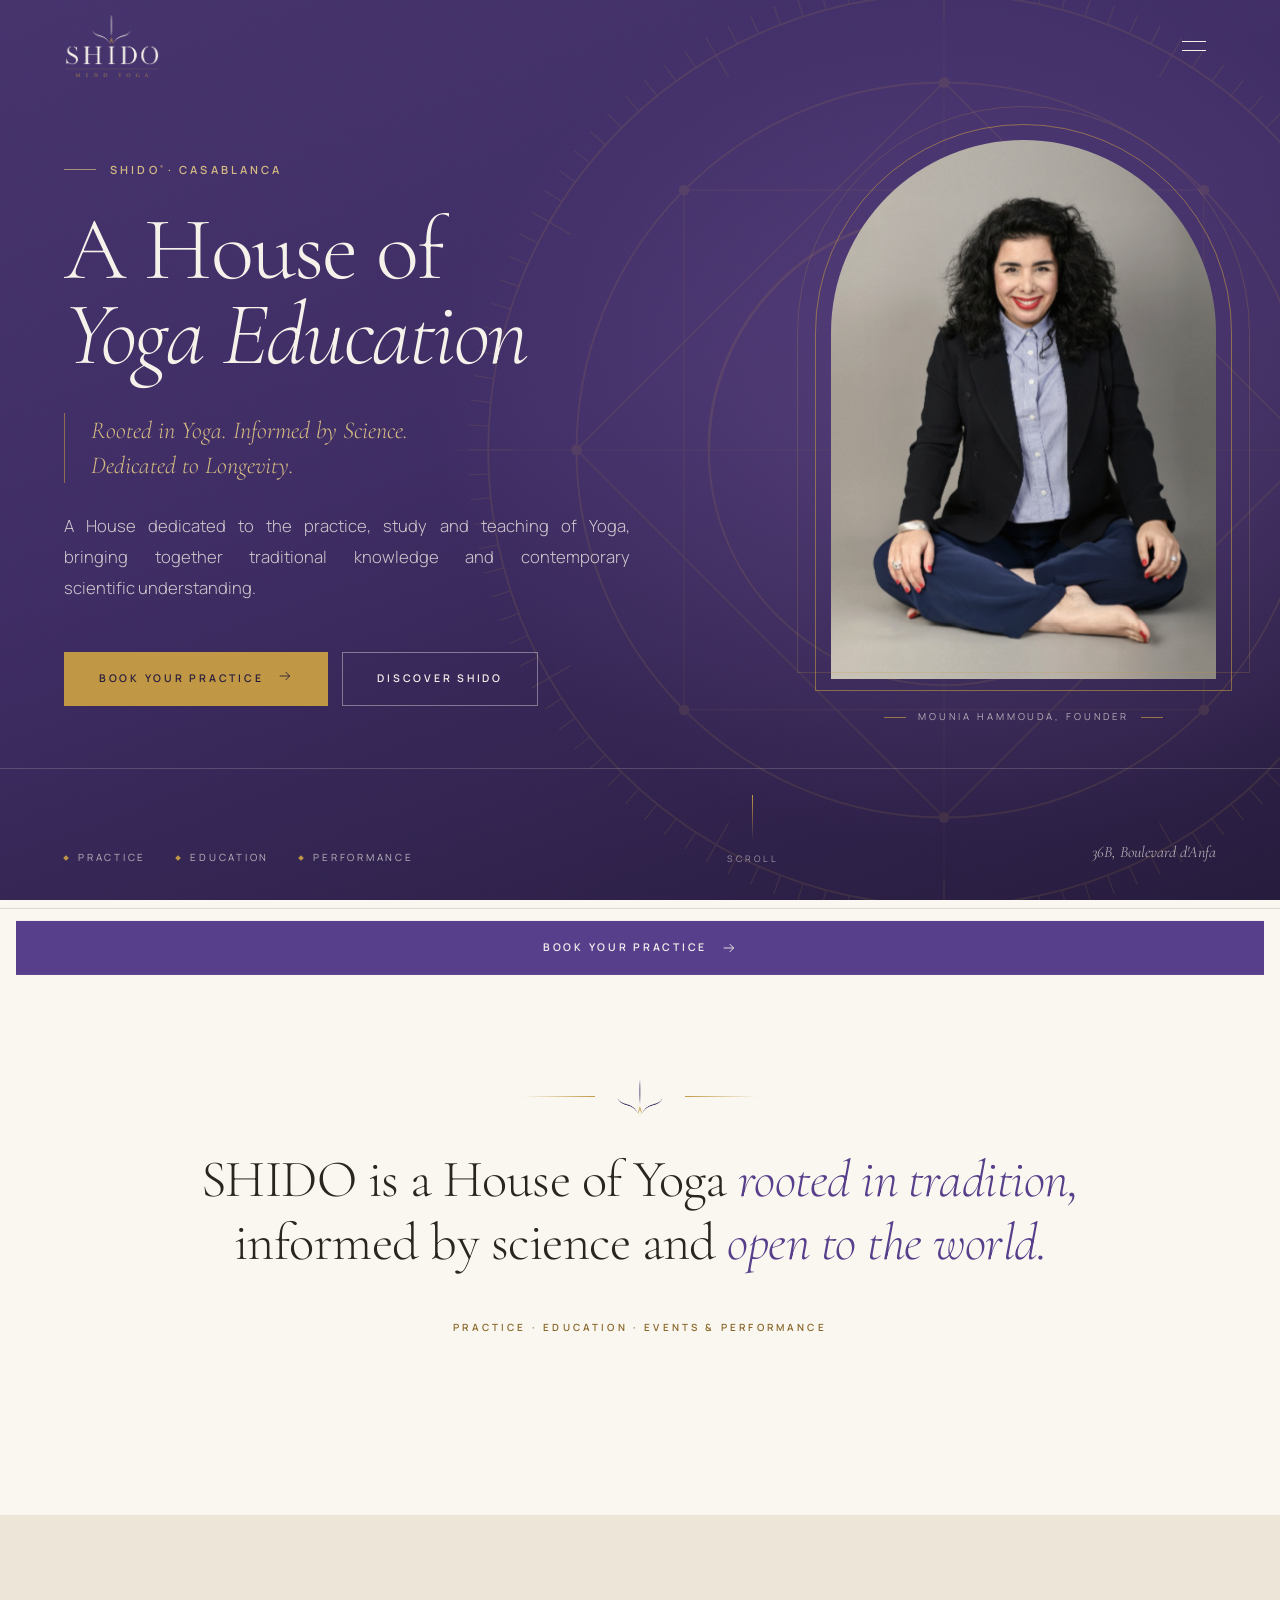
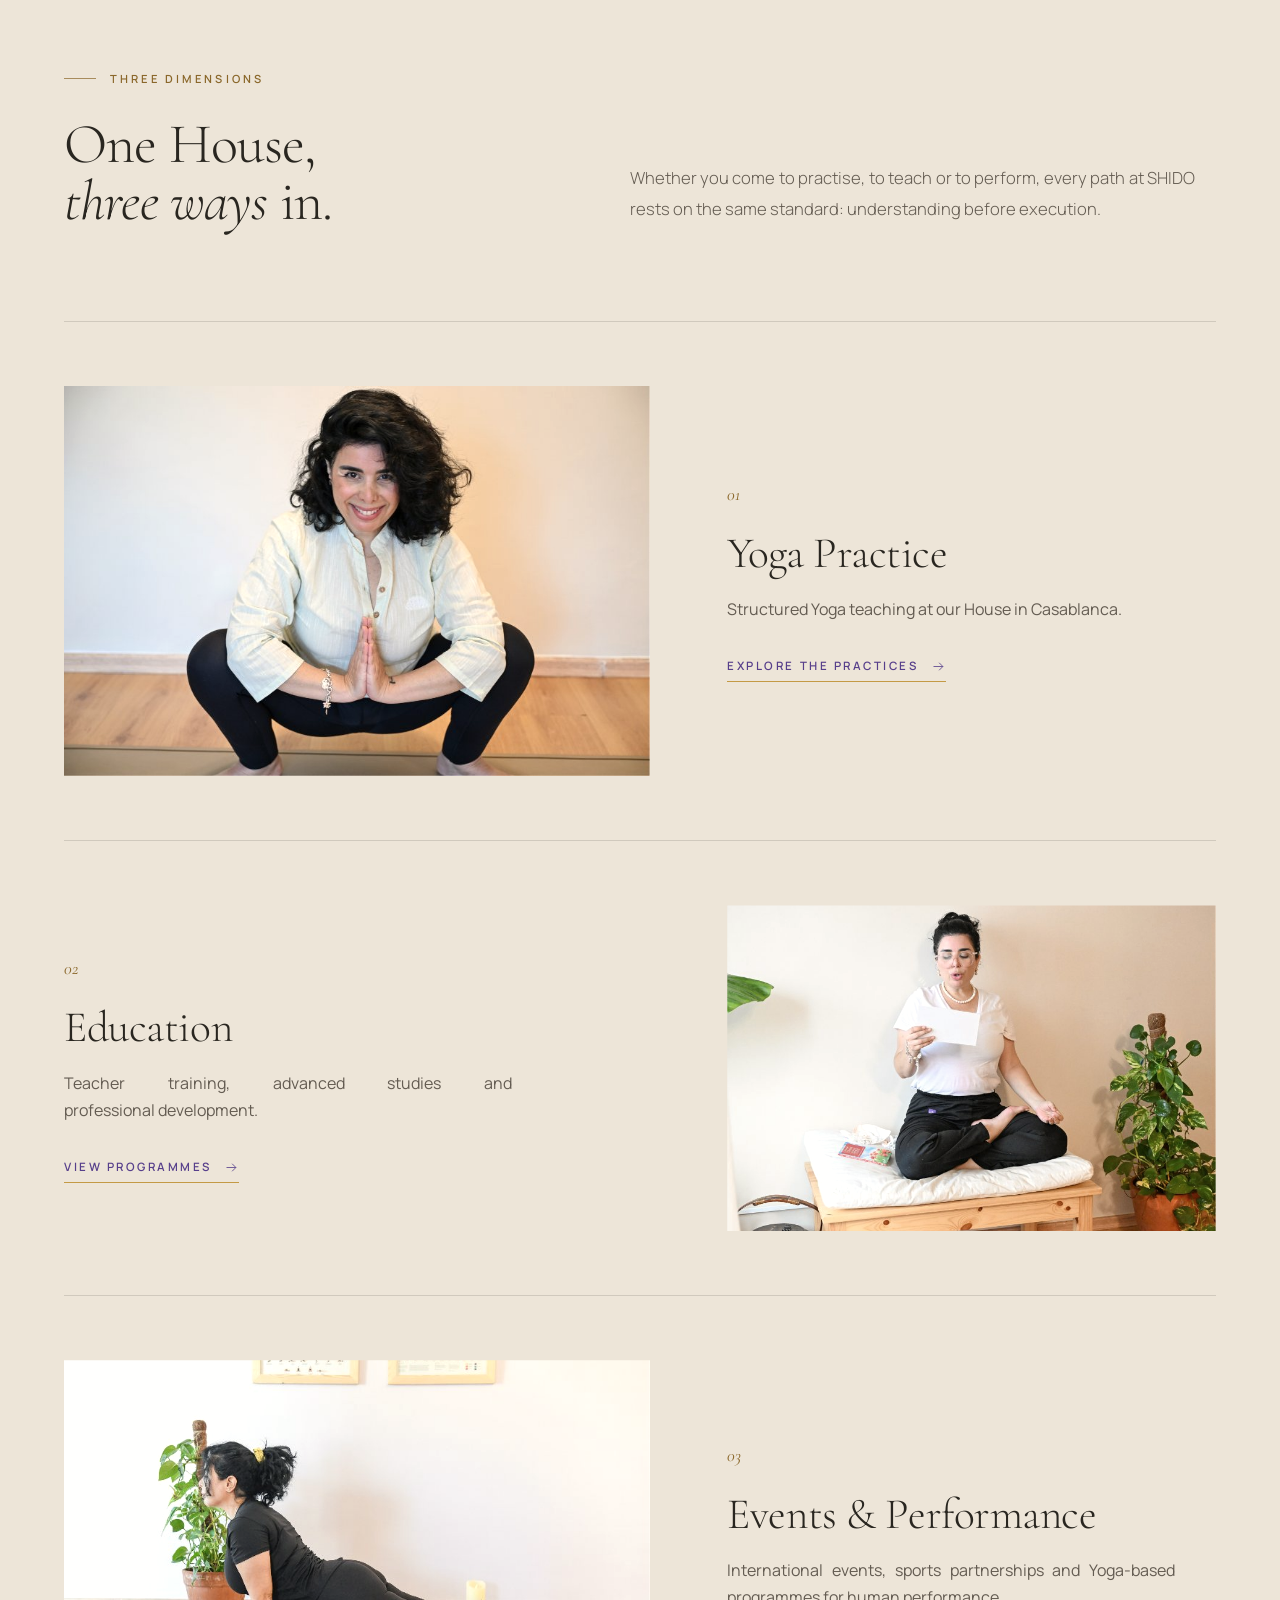
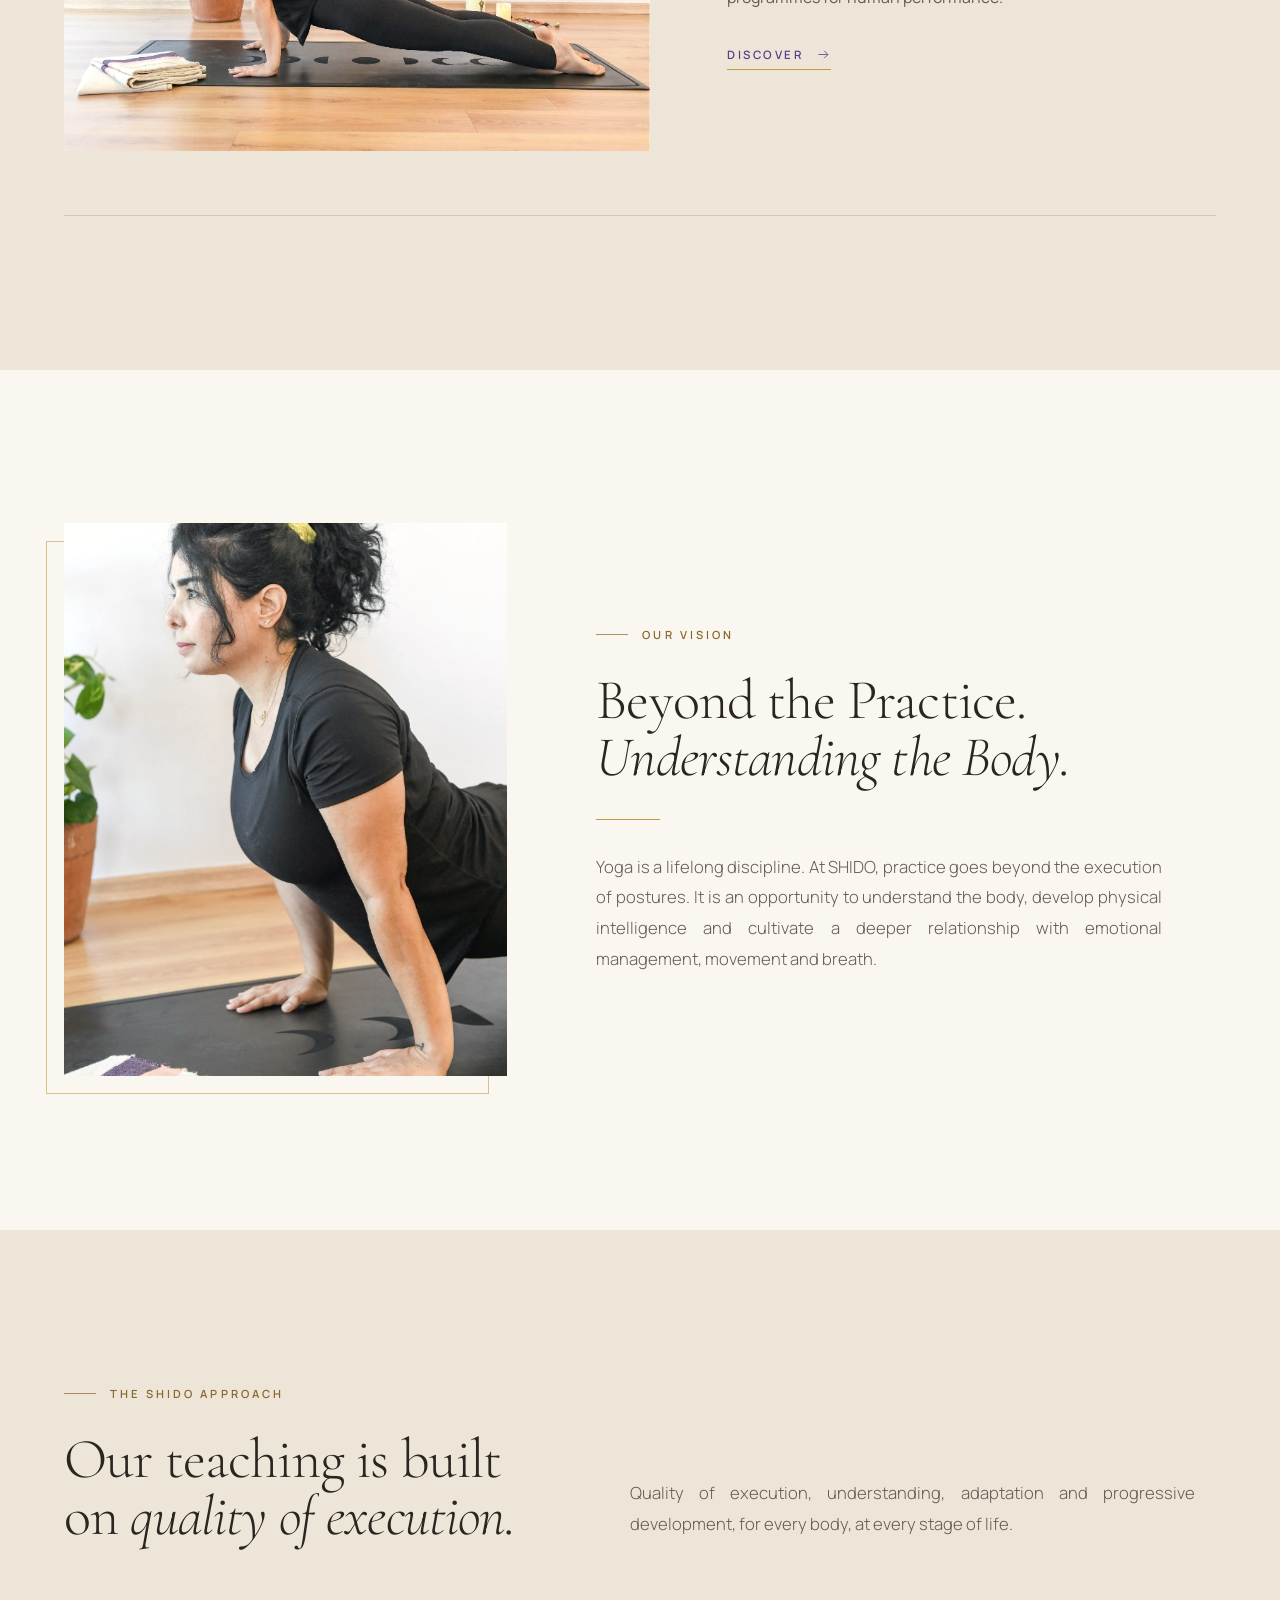
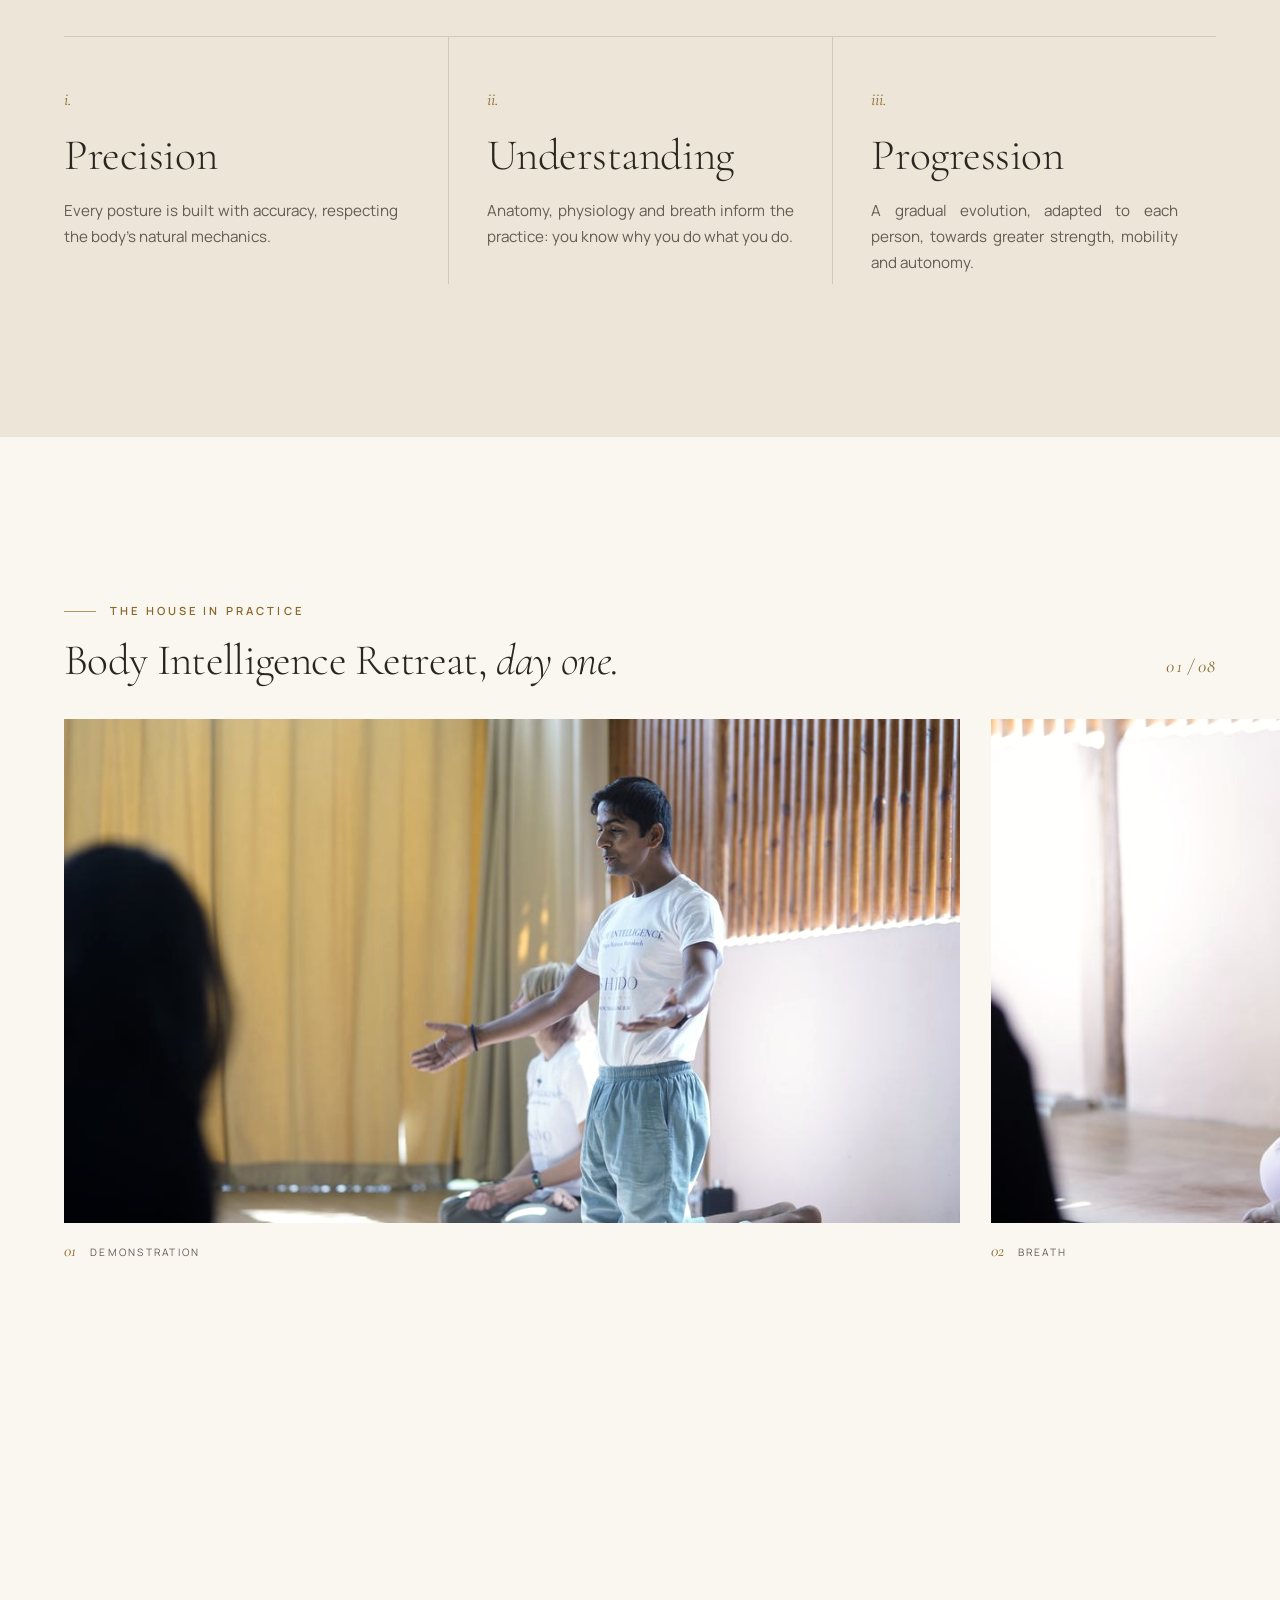
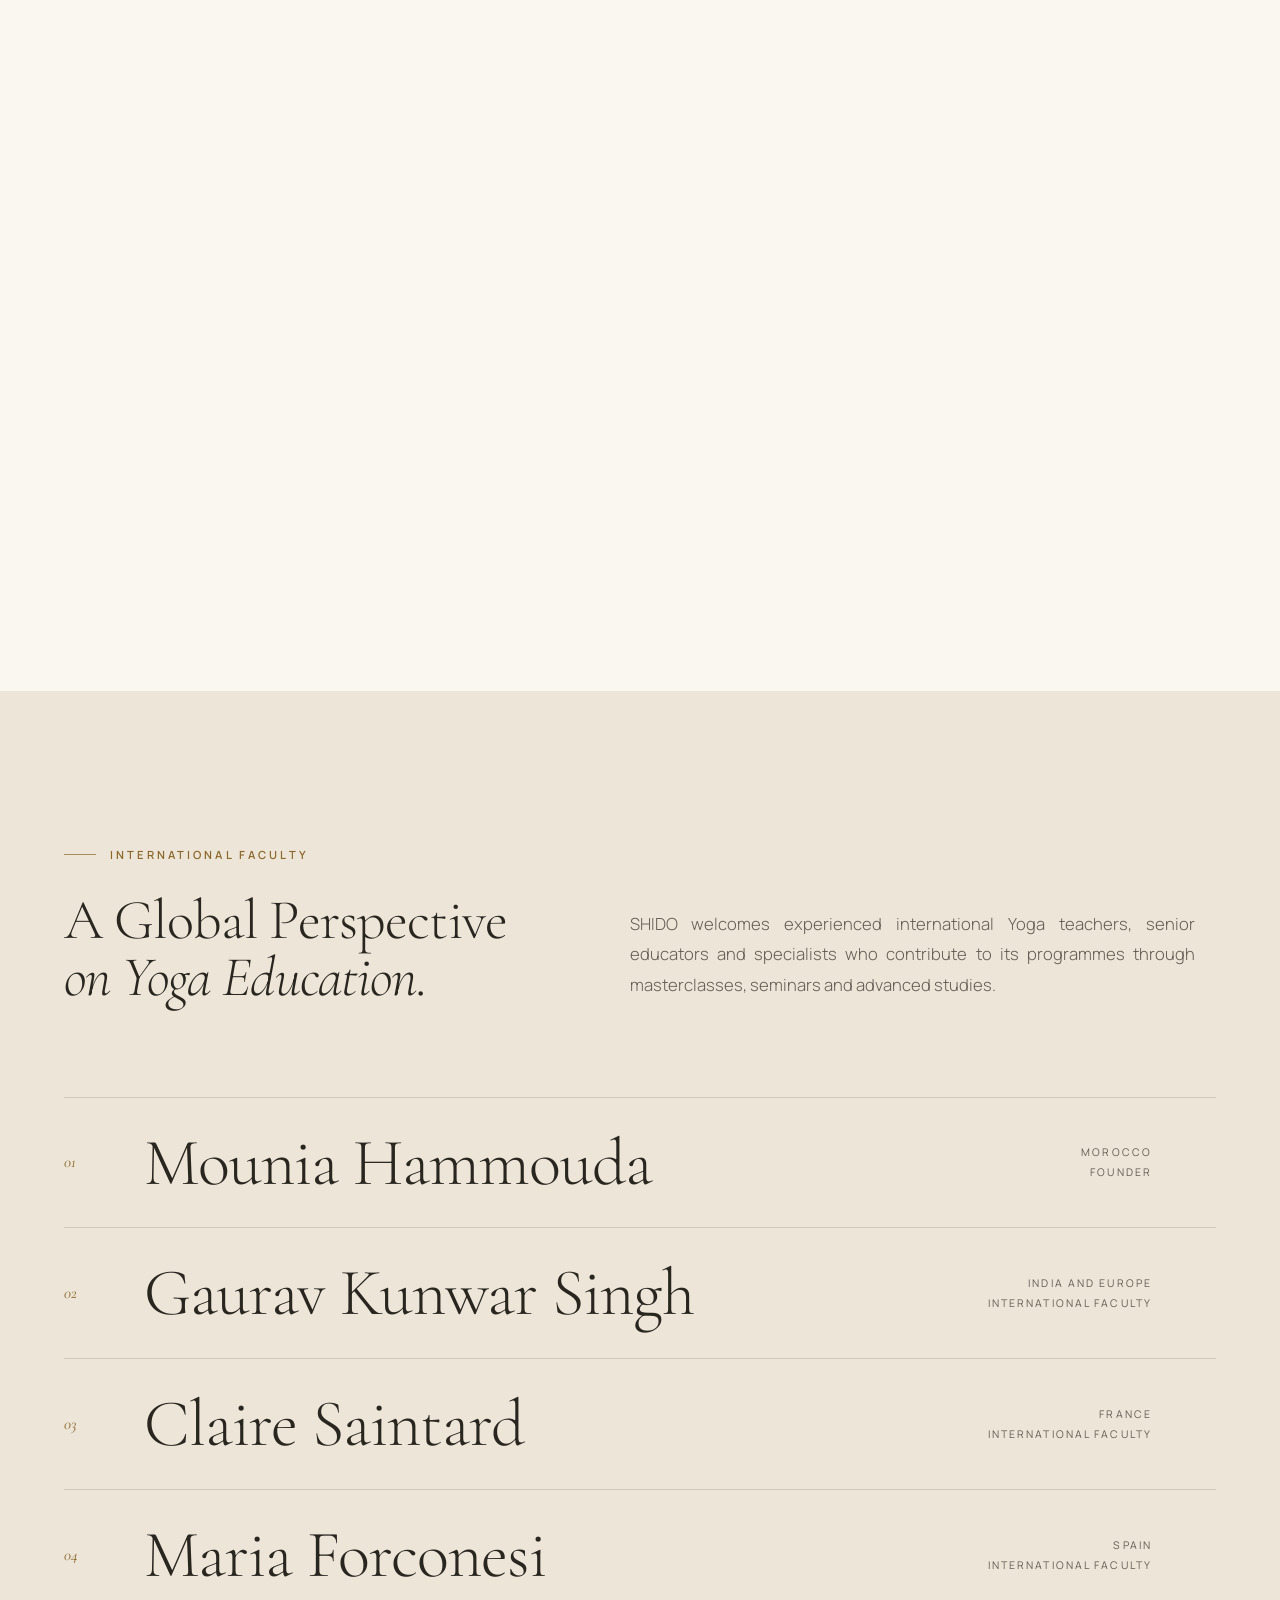
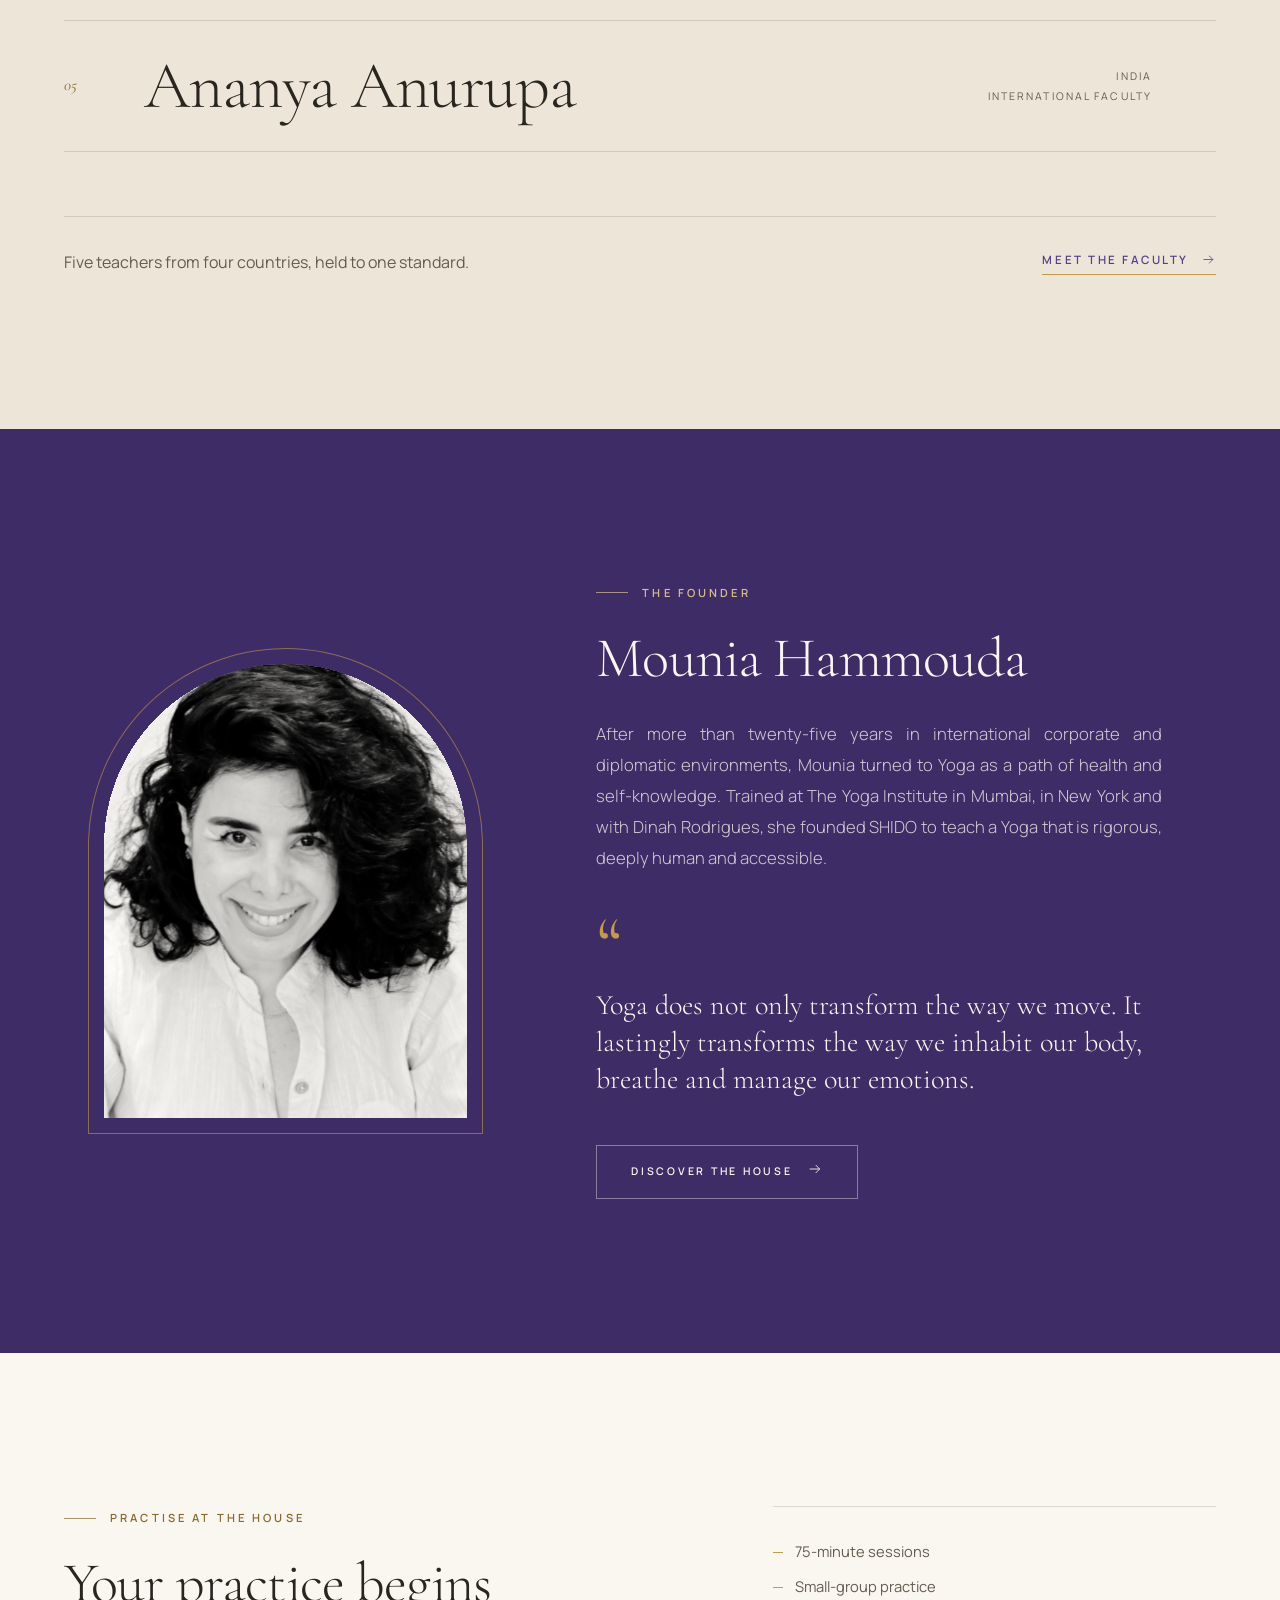
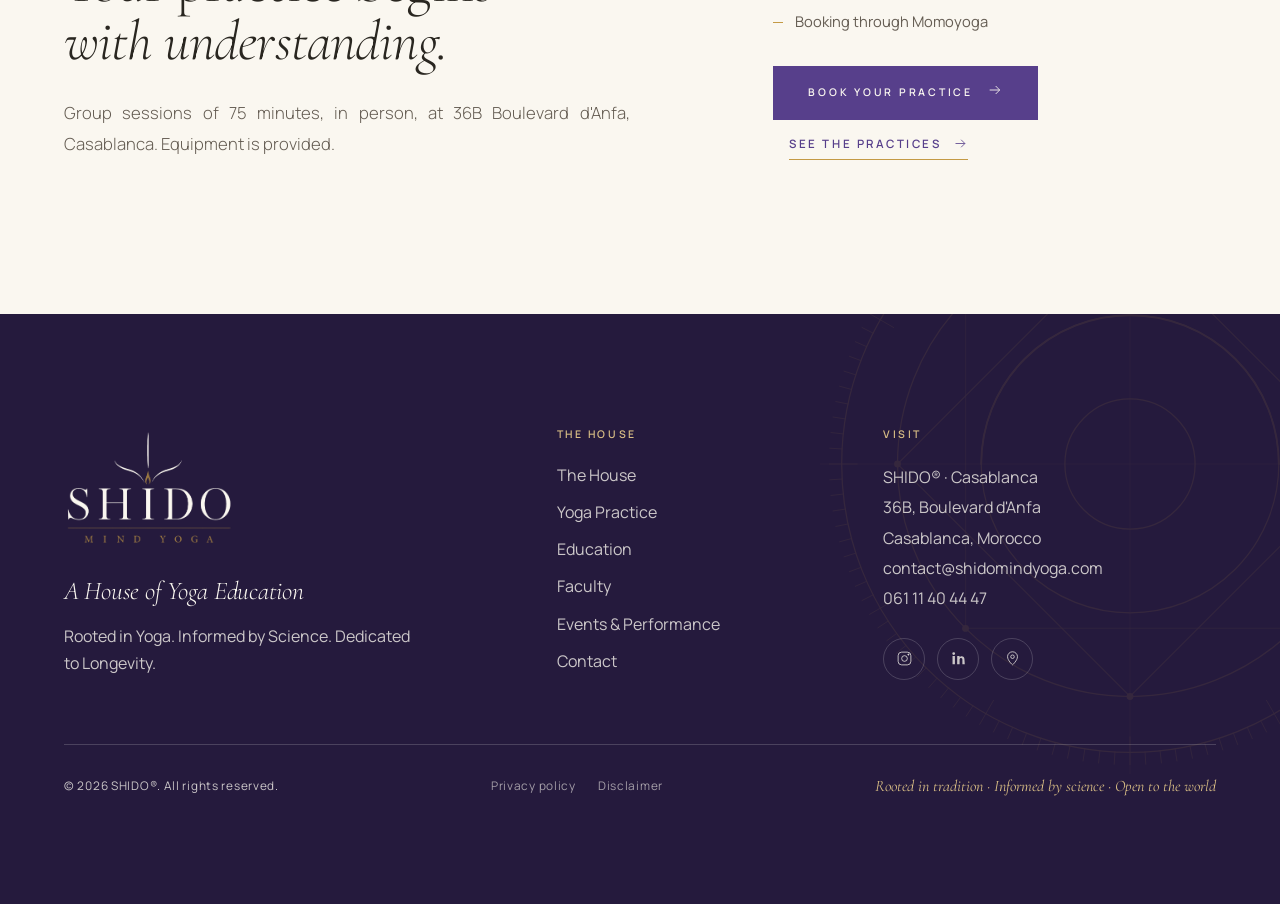
<file: index.html>
<!doctype html>
<html lang="en" class="no-js" data-title-fr="SHIDO® · Une Maison d'Enseignement du Yoga · Casablanca" data-title-es="SHIDO® · Una Casa de Enseñanza del Yoga · Casablanca" data-title-it="SHIDO® · Una Casa di Insegnamento dello Yoga · Casablanca" data-title-ar="SHIDO® · دار لتعليم اليوغا · الدار البيضاء">
<head>
<meta charset="utf-8">
<meta name="viewport" content="width=device-width, initial-scale=1">
<meta name="robots" content="noindex, nofollow">
<title>SHIDO® · A House of Yoga Education · Casablanca</title>
<meta name="description" content="SHIDO® is an independent House of Yoga Education in Casablanca. Rooted in Yoga. Informed by Science. Dedicated to Longevity.">
<meta property="og:title" content="SHIDO® · A House of Yoga Education">
<meta property="og:description" content="Rooted in Yoga. Informed by Science. Dedicated to Longevity.">
<meta property="og:image" content="https://www.shidomindyoga.com/assets/img/photos/og-share.jpg">
<meta name="theme-color" content="#3E2C66">
<link rel="icon" href="assets/img/favicon.png">
<link rel="apple-touch-icon" href="assets/img/apple-touch-icon.png">
<link rel="preconnect" href="https://fonts.googleapis.com"><link rel="preconnect" href="https://fonts.gstatic.com" crossorigin>
<link href="https://fonts.googleapis.com/css2?family=Cormorant+Garamond:ital,wght@0,300;0,400;0,500;1,300;1,400&family=Manrope:wght@400;500;600&display=swap" rel="stylesheet">
<link rel="stylesheet" href="assets/css/style.css?v=20261111e">
</head>
<body data-page="home">
<div id="site-header"></div>

<main id="main">

  <!-- HERO -->
  <section class="hero-home on-dark">
    <img class="plate" src="assets/img/plate-orbit.svg" alt="" aria-hidden="true">
    <div class="wrap">
      <div class="hero-copy">
        <span class="eyebrow light">SHIDO<span class="reg">®</span> · Casablanca</span>
        <h1 data-fr="Une Maison <em>d'Enseignement</em> du Yoga" data-es="Una Casa de <em>Enseñanza del Yoga</em>" data-it="Una Casa di <em>Insegnamento dello Yoga</em>" data-ar="دارٌ <em>لتعليم اليوغا</em>">A House of <em>Yoga Education</em></h1>
        <p class="tagline" data-fr="Enraciné dans le Yoga. Éclairé par la science.<br>Dédié à la longévité." data-es="Arraigada en el Yoga. Fundamentada en la ciencia.<br>Dedicada a la longevidad." data-it="Radicata nello Yoga. Guidata dalla scienza.<br>Dedicata alla longevità." data-ar="متجذّرة في اليوغا. مستنيرة بالعلم.<br>مكرّسة لطول العمر.">Rooted in Yoga. Informed by Science.<br>Dedicated to Longevity.</p>
        <p class="lead" data-fr="Une Maison dédiée à la pratique, à l'étude et à l'enseignement du Yoga, réunissant savoir traditionnel et compréhension scientifique contemporaine." data-es="Una Casa dedicada a la práctica, el estudio y la enseñanza del Yoga, que reúne el saber tradicional y la comprensión científica contemporánea." data-it="Una Casa dedicata alla pratica, allo studio e all'insegnamento dello Yoga, che unisce il sapere tradizionale e la comprensione scientifica contemporanea." data-ar="دارٌ مكرّسة لممارسة اليوغا ودراستها وتعليمها، تجمع بين المعرفة التقليدية والفهم العلمي المعاصر.">A House dedicated to the practice, study and teaching of Yoga, bringing together traditional knowledge and contemporary scientific understanding.</p>
        <div class="btn-row">
          <a class="btn gold" data-book><span data-fr="Réserver votre pratique" data-es="Reserve su práctica" data-it="Prenota la tua pratica" data-ar="احجز حصتك">Book Your Practice</span><span data-arrow></span></a>
          <a class="btn ghost light" href="house.html"><span data-fr="Découvrir SHIDO" data-es="Descubrir SHIDO" data-it="Scoprire SHIDO" data-ar="اكتشف SHIDO">Discover SHIDO</span></a>
        </div>
      </div>
      <figure class="hero-arch">
        <div class="arch"><img src="assets/img/photos/mounia-hero-seated-20261111c.jpg" alt="Mounia Hammouda, founder of SHIDO, seated cross-legged" width="967" height="1354" fetchpriority="high" style="object-position:50% 100%"></div>
        <figcaption class="hero-caption" data-fr="Mounia Hammouda, fondatrice" data-es="Mounia Hammouda, fundadora" data-it="Mounia Hammouda, fondatrice" data-ar="منية حمودة، المؤسِّسة">Mounia Hammouda, founder</figcaption>
      </figure>
    </div>
    <div class="hero-foot">
      <div class="wrap">
        <div class="hero-pillars">
          <span data-fr="Pratique" data-es="Práctica" data-it="Pratica" data-ar="الممارسة">Practice</span><span data-fr="Formation" data-es="Formación" data-it="Formazione" data-ar="التعليم">Education</span><span data-fr="Performance" data-es="Rendimiento" data-it="Performance" data-ar="الأداء">Performance</span>
        </div>
        <span class="scroll-cue" aria-hidden="true"><i></i><span data-fr="Défiler" data-es="Desplazar" data-it="Scorri" data-ar="مرِّر">Scroll</span></span>
        <span class="hero-address" dir="ltr">36B, Boulevard d'Anfa</span>
      </div>
    </div>
  </section>

  <!-- MANIFESTO -->
  <section class="manifesto" aria-label="SHIDO in one sentence">
    <div class="wrap">
      <div class="ornament center reveal"><img src="assets/img/shido-mark-dark.png" alt="" aria-hidden="true"></div>
      <p class="statement reveal d1" data-fr="SHIDO est une Maison du Yoga <em>enracinée dans la tradition,</em> éclairée par la science et <em>ouverte sur le monde.</em>" data-es="SHIDO es una Casa del Yoga <em>arraigada en la tradición,</em> fundamentada en la ciencia y <em>abierta al mundo.</em>" data-it="SHIDO è una Casa dello Yoga <em>radicata nella tradizione,</em> guidata dalla scienza e <em>aperta al mondo.</em>" data-ar="SHIDO دارٌ لليوغا <em>متجذّرة في التقاليد،</em> مستنيرة بالعلم <em>ومنفتحة على العالم.</em>">SHIDO is a House of Yoga <em>rooted in tradition,</em> informed by science and <em>open to the world.</em></p>
      <p class="sig reveal d2" data-fr="Pratique · Formation · Événements &amp; Performance" data-es="Práctica · Formación · Eventos y Rendimiento" data-it="Pratica · Formazione · Eventi e Performance" data-ar="الممارسة · التعليم · الفعاليات والأداء">Practice · Education · Events &amp; Performance</p>
    </div>
  </section>

  <!-- THREE DIMENSIONS -->
  <section class="section bg-stone" aria-labelledby="dim-title">
    <div class="wrap">
      <div class="section-head">
        <div>
          <span class="eyebrow reveal" data-fr="Trois dimensions" data-es="Tres dimensiones" data-it="Tre dimensioni" data-ar="ثلاثة أبعاد">Three Dimensions</span>
          <h2 id="dim-title" class="reveal" data-fr="Une seule Maison, <em>trois manières</em> d'entrer." data-es="Una sola Casa, <em>tres maneras</em> de entrar." data-it="Una sola Casa, <em>tre modi</em> per entrarvi." data-ar="دارٌ واحدة، <em>وثلاثة مداخل.</em>">One House, <em>three ways</em> in.</h2>
        </div>
        <p class="lead reveal d1" data-fr="Que vous veniez pratiquer, enseigner ou performer, chaque parcours chez SHIDO repose sur la même exigence : comprendre avant d'exécuter." data-es="Ya venga a practicar, a enseñar o a rendir, cada camino en SHIDO se apoya en la misma exigencia: comprender antes de ejecutar." data-it="Che si venga per praticare, per insegnare o per migliorare la propria performance, ogni percorso in SHIDO poggia sulla stessa esigenza: comprendere prima di eseguire." data-ar="سواء أتيت للممارسة أو للتعليم أو للأداء، فإن كل مسار في SHIDO يقوم على المعيار نفسه: الفهم قبل التنفيذ.">Whether you come to practise, to teach or to perform, every path at SHIDO rests on the same standard: understanding before execution.</p>
      </div>
      <ol class="dim-rows">
        <li class="dim-row reveal">
          <a class="dim-media img-reveal" href="practice.html" tabindex="-1" aria-hidden="true"><img src="assets/img/photos/mounia-squat-wide.jpg" alt="" loading="lazy" width="810" height="540"></a>
          <div class="dim-text">
            <span class="num">01</span>
            <h3 data-fr="Pratique du Yoga" data-es="Práctica de Yoga" data-it="Pratica dello Yoga" data-ar="ممارسة اليوغا">Yoga Practice</h3>
            <p data-fr="Un enseignement structuré du Yoga dans notre Maison à Casablanca." data-es="Una enseñanza estructurada del Yoga en nuestra Casa de Casablanca." data-it="Un insegnamento strutturato dello Yoga nella nostra Casa di Casablanca." data-ar="تعليم منظّم لليوغا في دارنا بالدار البيضاء.">Structured Yoga teaching at our House in Casablanca.</p>
            <a class="link-arrow" href="practice.html" data-arrow><span data-fr="Les pratiques" data-es="Ver las prácticas" data-it="Vedere le pratiche" data-ar="اكتشف الممارسات">Explore the practices</span></a>
          </div>
        </li>
        <li class="dim-row reveal">
          <a class="dim-media img-reveal" href="education.html" tabindex="-1" aria-hidden="true"><img src="assets/img/photos/mounia-reading.jpg" alt="" loading="lazy" width="810" height="579"></a>
          <div class="dim-text">
            <span class="num">02</span>
            <h3 data-fr="Formation" data-es="Formación" data-it="Formazione" data-ar="التعليم">Education</h3>
            <p data-fr="Formation des enseignants, études avancées et développement professionnel." data-es="Formación de profesores, estudios avanzados y desarrollo profesional." data-it="Formazione degli insegnanti, studi avanzati e sviluppo professionale." data-ar="تكوين المعلّمين، والدراسات المتقدمة، والتطوير المهني.">Teacher training, advanced studies and professional development.</p>
            <a class="link-arrow" href="education.html" data-arrow><span data-fr="Les programmes" data-es="Ver los programas" data-it="Vedere i programmi" data-ar="اطّلع على البرامج">View programmes</span></a>
          </div>
        </li>
        <li class="dim-row reveal">
          <a class="dim-media img-reveal" href="events.html" tabindex="-1" aria-hidden="true"><img src="assets/img/photos/mounia-plank-charts.jpg" alt="" loading="lazy" width="810" height="579"></a>
          <div class="dim-text">
            <span class="num">03</span>
            <h3 data-fr="Événements &amp; Performance" data-es="Eventos y Rendimiento" data-it="Eventi e Performance" data-ar="الفعاليات والأداء">Events &amp; Performance</h3>
            <p data-fr="Événements internationaux, partenariats sportifs et programmes de Yoga au service de la performance humaine." data-es="Eventos internacionales, alianzas deportivas y programas basados en el Yoga para el rendimiento humano." data-it="Eventi internazionali, partnership sportive e programmi basati sullo Yoga per la performance umana." data-ar="فعاليات دولية، وشراكات رياضية، وبرامج قائمة على اليوغا من أجل الأداء البشري.">International events, sports partnerships and Yoga-based programmes for human performance.</p>
            <a class="link-arrow" href="events.html" data-arrow><span data-fr="Découvrir" data-es="Descubrir" data-it="Scoprire" data-ar="اكتشف">Discover</span></a>
          </div>
        </li>
      </ol>
    </div>
  </section>

  <!-- VISION -->
  <section class="section" aria-labelledby="vision-title">
    <div class="wrap grid-5-7">
      <div class="framed left img-reveal">
        <img class="ratio-45" src="assets/img/photos/mounia-cobra-black.jpg" alt="Mounia in a low cobra, lengthening the spine" loading="lazy" width="771" height="1080">
      </div>
      <div>
        <span class="eyebrow reveal" data-fr="Notre vision" data-es="Nuestra visión" data-it="La nostra visione" data-ar="رؤيتنا">Our Vision</span>
        <h2 id="vision-title" class="reveal" data-fr="Au-delà de la pratique. <em>Comprendre le corps.</em>" data-es="Más allá de la práctica. <em>Comprender el cuerpo.</em>" data-it="Oltre la pratica. <em>Comprendere il corpo.</em>" data-ar="ما وراء الممارسة. <em>فهم الجسد.</em>">Beyond the Practice. <em>Understanding the Body.</em></h2>
        <hr class="rule reveal">
        <p class="lead reveal d1" data-fr="Le Yoga est une discipline de toute une vie. Chez SHIDO, la pratique va au-delà de l'exécution des postures. Elle est l'occasion de comprendre le corps, de développer une intelligence physique et de cultiver une relation plus profonde à la gestion des émotions, au mouvement et au souffle." data-es="El Yoga es una disciplina para toda la vida. En SHIDO, la práctica va más allá de la ejecución de las posturas. Es una oportunidad para comprender el cuerpo, desarrollar la inteligencia física y cultivar una relación más profunda con la gestión de las emociones, el movimiento y la respiración." data-it="Lo Yoga è una disciplina per tutta la vita. In SHIDO, la pratica va oltre l'esecuzione delle posture. È l'occasione per comprendere il corpo, sviluppare l'intelligenza fisica e coltivare un rapporto più profondo con la gestione delle emozioni, il movimento e il respiro." data-ar="اليوغا نظامٌ يمتد مدى الحياة. في SHIDO، تتجاوز الممارسة تنفيذ الوضعيات؛ فهي فرصة لفهم الجسد، وتنمية الذكاء الجسدي، وبناء علاقة أعمق مع إدارة الانفعالات والحركة والتنفّس.">Yoga is a lifelong discipline. At SHIDO, practice goes beyond the execution of postures. It is an opportunity to understand the body, develop physical intelligence and cultivate a deeper relationship with emotional management, movement and breath.</p>
      </div>
    </div>
  </section>

  <!-- APPROACH -->
  <section class="section bg-stone" aria-labelledby="approach-title">
    <div class="wrap">
      <div class="section-head">
        <div>
          <span class="eyebrow reveal" data-fr="L'approche SHIDO" data-es="El enfoque SHIDO" data-it="L'approccio SHIDO" data-ar="منهج SHIDO">The SHIDO Approach</span>
          <h2 id="approach-title" class="reveal" data-fr="Notre enseignement repose sur la <em>qualité d'exécution.</em>" data-es="Nuestra enseñanza se basa en la <em>calidad de la ejecución.</em>" data-it="Il nostro insegnamento si fonda sulla <em>qualità dell'esecuzione.</em>" data-ar="يقوم تعليمنا على <em>جودة التنفيذ.</em>">Our teaching is built on <em>quality of execution.</em></h2>
        </div>
        <p class="lead reveal d1" data-fr="Qualité d'exécution, compréhension, adaptation et développement progressif, pour chaque corps, à chaque étape de la vie." data-es="Calidad de ejecución, comprensión, adaptación y desarrollo progresivo, para cada cuerpo y en cada etapa de la vida." data-it="Qualità dell'esecuzione, comprensione, adattamento e sviluppo progressivo, per ogni corpo e in ogni fase della vita." data-ar="جودة التنفيذ، والفهم، والتكيّف، والتطوّر التدريجي، لكل جسد وفي كل مرحلة من مراحل الحياة.">Quality of execution, understanding, adaptation and progressive development, for every body, at every stage of life.</p>
      </div>
      <div class="triad">
        <div class="reveal">
          <span class="roman">i.</span>
          <h3 data-fr="Précision" data-es="Precisión" data-it="Precisione" data-ar="الدقة">Precision</h3>
          <p data-fr="Chaque posture est construite avec justesse, dans le respect du fonctionnement naturel du corps." data-es="Cada postura se construye con exactitud, respetando la mecánica natural del cuerpo." data-it="Ogni postura è costruita con esattezza, nel rispetto della meccanica naturale del corpo." data-ar="تُبنى كل وضعية بدقة، مع احترام الميكانيكا الطبيعية للجسد.">Every posture is built with accuracy, respecting the body's natural mechanics.</p>
        </div>
        <div class="reveal d1">
          <span class="roman">ii.</span>
          <h3 data-fr="Compréhension" data-es="Comprensión" data-it="Comprensione" data-ar="الفهم">Understanding</h3>
          <p data-fr="Anatomie, physiologie et souffle éclairent la pratique : on sait pourquoi l'on fait ce que l'on fait." data-es="La anatomía, la fisiología y la respiración guían la práctica: se sabe por qué se hace lo que se hace." data-it="Anatomia, fisiologia e respirazione guidano la pratica: si sa perché si fa ciò che si fa." data-ar="التشريح وعلم وظائف الأعضاء والتنفّس تُنير الممارسة: فتعرف لماذا تفعل ما تفعل.">Anatomy, physiology and breath inform the practice: you know why you do what you do.</p>
        </div>
        <div class="reveal d2">
          <span class="roman">iii.</span>
          <h3 data-fr="Progression" data-es="Progresión" data-it="Progressione" data-ar="التدرّج">Progression</h3>
          <p data-fr="Une évolution graduelle, adaptée à chacun, vers davantage de force, de mobilité et d'autonomie." data-es="Una evolución gradual, adaptada a cada persona, hacia más fuerza, movilidad y autonomía." data-it="Un'evoluzione graduale, adattata a ciascuno, verso più forza, mobilità e autonomia." data-ar="تطوّر تدريجي يناسب كل شخص، نحو مزيد من القوة والحركية والاستقلالية.">A gradual evolution, adapted to each person, towards greater strength, mobility and autonomy.</p>
        </div>
      </div>
    </div>
  </section>

  <!-- GALLERY: slides sideways as you scroll -->
  <section class="gallery" aria-labelledby="gallery-title">
    <div class="gallery-pin">
      <div class="wrap gallery-head">
        <div>
          <span class="eyebrow" data-fr="La Maison en pratique" data-es="La Casa en práctica" data-it="La Casa in pratica" data-ar="الدار في الممارسة">The House in practice</span>
          <h2 id="gallery-title" data-fr="Retraite Body Intelligence, <em>premier jour.</em>" data-es="Retiro Body Intelligence, <em>primer día.</em>" data-it="Ritiro Body Intelligence, <em>primo giorno.</em>" data-ar="خلوة Body Intelligence، <em>اليوم الأول.</em>">Body Intelligence Retreat, <em>day one.</em></h2>
        </div>
        <span class="gallery-count" aria-hidden="true">01 / 08</span>
      </div>
      <div class="gallery-track">
        <figure class="g-item"><div class="g-img"><img src="assets/img/photos/retreat/retreat-01.jpg" srcset="assets/img/photos/retreat/retreat-01-s.jpg 1000w, assets/img/photos/retreat/retreat-01.jpg 2000w" sizes="(max-width: 640px) 92vw, 72vw" alt="A teacher demonstrating a standing posture to the group" loading="lazy" width="2000" height="1125"></div><figcaption><b>01</b><span data-fr="Démonstration" data-es="Demostración" data-it="Dimostrazione" data-ar="عرض توضيحي">Demonstration</span></figcaption></figure>
        <figure class="g-item"><div class="g-img"><img src="assets/img/photos/retreat/retreat-02.jpg" srcset="assets/img/photos/retreat/retreat-02-s.jpg 1000w, assets/img/photos/retreat/retreat-02.jpg 2000w" sizes="(max-width: 640px) 92vw, 72vw" alt="Mounia seated, explaining a breathing practice with open hands" loading="lazy" width="2000" height="1125"></div><figcaption><b>02</b><span data-fr="Le souffle" data-es="La respiración" data-it="Il respiro" data-ar="التنفّس">Breath</span></figcaption></figure>
        <figure class="g-item"><div class="g-img"><img src="assets/img/photos/retreat/retreat-03.jpg" srcset="assets/img/photos/retreat/retreat-03-s.jpg 1000w, assets/img/photos/retreat/retreat-03.jpg 2000w" sizes="(max-width: 640px) 92vw, 72vw" alt="The practice room, students seated on their mats" loading="lazy" width="2000" height="1125"></div><figcaption><b>03</b><span data-fr="La salle" data-es="La sala" data-it="La sala" data-ar="القاعة">The room</span></figcaption></figure>
        <figure class="g-item"><div class="g-img"><img src="assets/img/photos/retreat/retreat-05.jpg" srcset="assets/img/photos/retreat/retreat-05-s.jpg 1000w, assets/img/photos/retreat/retreat-05.jpg 2000w" sizes="(max-width: 640px) 92vw, 72vw" alt="The group standing with arms raised, facing the mirror" loading="lazy" width="2000" height="1125"></div><figcaption><b>04</b><span data-fr="Séquence debout" data-es="Secuencia de pie" data-it="Sequenza in piedi" data-ar="تسلسل الوقوف">Standing sequence</span></figcaption></figure>
        <figure class="g-item"><div class="g-img"><img src="assets/img/photos/retreat/retreat-06.jpg" srcset="assets/img/photos/retreat/retreat-06-s.jpg 1000w, assets/img/photos/retreat/retreat-06.jpg 2000w" sizes="(max-width: 640px) 92vw, 72vw" alt="Students reaching overhead in unison" loading="lazy" width="2000" height="1125"></div><figcaption><b>05</b><span data-fr="Bras levés" data-es="Brazos elevados" data-it="Braccia sollevate" data-ar="رفع الذراعين">Arms overhead</span></figcaption></figure>
        <figure class="g-item"><div class="g-img"><img src="assets/img/photos/retreat/retreat-07.jpg" srcset="assets/img/photos/retreat/retreat-07-s.jpg 1000w, assets/img/photos/retreat/retreat-07.jpg 2000w" sizes="(max-width: 640px) 92vw, 72vw" alt="Mounia adjusting a student's alignment" loading="lazy" width="2000" height="1125"></div><figcaption><b>06</b><span data-fr="Ajustement" data-es="Ajuste" data-it="Correzione" data-ar="تصحيح الوضعية">Adjustment</span></figcaption></figure>
        <figure class="g-item"><div class="g-img"><img src="assets/img/photos/retreat/retreat-08.jpg" srcset="assets/img/photos/retreat/retreat-08-s.jpg 1000w, assets/img/photos/retreat/retreat-08.jpg 2000w" sizes="(max-width: 640px) 92vw, 72vw" alt="A student mid-movement, arms open" loading="lazy" width="2000" height="1125"></div><figcaption><b>07</b><span data-fr="En mouvement" data-es="En movimiento" data-it="In movimento" data-ar="في الحركة">In movement</span></figcaption></figure>
        <figure class="g-item"><div class="g-img"><img src="assets/img/photos/retreat/retreat-09.jpg" srcset="assets/img/photos/retreat/retreat-09-s.jpg 1000w, assets/img/photos/retreat/retreat-09.jpg 2000w" sizes="(max-width: 640px) 92vw, 72vw" alt="Mounia teaching with arms open wide" loading="lazy" width="2000" height="1125"></div><figcaption><b>08</b><span data-fr="L'enseignement" data-es="La enseñanza" data-it="L'insegnamento" data-ar="التعليم">Teaching</span></figcaption></figure>
      </div>
    </div>
  </section>

  <!-- FACULTY -->
  <section class="section bg-stone" aria-labelledby="faculty-title">
    <div class="wrap">
      <div class="section-head">
        <div>
          <span class="eyebrow reveal" data-fr="Corps enseignant international" data-es="Profesorado internacional" data-it="Corpo docente internazionale" data-ar="هيئة تدريس دولية">International Faculty</span>
          <h2 id="faculty-title" class="reveal" data-fr="Un regard international <em>sur la formation au Yoga.</em>" data-es="Una mirada internacional <em>sobre la enseñanza del Yoga.</em>" data-it="Uno sguardo internazionale <em>sull'insegnamento dello Yoga.</em>" data-ar="منظور عالمي <em>لتعليم اليوغا.</em>">A Global Perspective <em>on Yoga Education.</em></h2>
        </div>
        <p class="lead reveal d1" data-fr="SHIDO accueille des enseignants de Yoga internationaux expérimentés, des formateurs confirmés et des spécialistes qui contribuent à ses programmes à travers masterclasses, séminaires et études avancées." data-es="SHIDO acoge a profesores de Yoga internacionales con experiencia, formadores reconocidos y especialistas que contribuyen a sus programas a través de masterclasses, seminarios y estudios avanzados." data-it="SHIDO accoglie insegnanti di Yoga internazionali di esperienza, formatori riconosciuti e specialisti che contribuiscono ai suoi programmi attraverso masterclass, seminari e studi avanzati." data-ar="تستقبل SHIDO معلّمي يوغا دوليين ذوي خبرة، ومكوِّنين مرموقين، ومتخصصين يسهمون في برامجها من خلال دروس متقدمة وندوات ودراسات متقدمة.">SHIDO welcomes experienced international Yoga teachers, senior educators and specialists who contribute to its programmes through masterclasses, seminars and advanced studies.</p>
      </div>
      <ol class="fac-showcase">
        <li><a href="faculty.html#fac-mounia" data-img="assets/img/photos/faculty-mounia-20261111b.jpg" data-pos="50% 50%">
          <span class="fs-n">01</span>
          <img class="fs-thumb" src="assets/img/photos/faculty-mounia-20261111b.jpg" alt="" loading="lazy" style="object-position:50% 50%">
          <span class="fs-name">Mounia Hammouda</span>
          <span class="fs-meta" data-fr="Maroc<br>Fondatrice" data-es="Marruecos<br>Fundadora" data-it="Marocco<br>Fondatrice" data-ar="المغرب<br>المؤسِّسة">Morocco<br>Founder</span>
          <span class="fs-arrow" data-arrow></span>
        </a></li>
        <li><a href="faculty.html#fac-gaurav" data-img="assets/img/photos/faculty-gaurav-20261111b.jpg" data-pos="50% 50%">
          <span class="fs-n">02</span>
          <img class="fs-thumb" src="assets/img/photos/faculty-gaurav-20261111b.jpg" alt="" loading="lazy" style="object-position:50% 50%">
          <span class="fs-name">Gaurav Kunwar Singh</span>
          <span class="fs-meta" data-fr="Inde et Europe<br>Corps enseignant international" data-es="India y Europa<br>Profesorado internacional" data-it="India ed Europa<br>Corpo docente internazionale" data-ar="الهند وأوروبا<br>هيئة التدريس الدولية">India and Europe<br>International Faculty</span>
          <span class="fs-arrow" data-arrow></span>
        </a></li>
        <li><a href="faculty.html#fac-claire" data-img="assets/img/photos/faculty-claire-20261111b.jpg" data-pos="50% 50%">
          <span class="fs-n">03</span>
          <img class="fs-thumb" src="assets/img/photos/faculty-claire-20261111b.jpg" alt="" loading="lazy" style="object-position:50% 50%">
          <span class="fs-name">Claire Saintard</span>
          <span class="fs-meta" data-fr="France<br>Corps enseignant international" data-es="Francia<br>Profesorado internacional" data-it="Francia<br>Corpo docente internazionale" data-ar="فرنسا<br>هيئة التدريس الدولية">France<br>International Faculty</span>
          <span class="fs-arrow" data-arrow></span>
        </a></li>
        <li><a href="faculty.html#fac-maria" data-img="assets/img/photos/faculty-maria-20261111c.jpg" data-pos="50% 50%">
          <span class="fs-n">04</span>
          <img class="fs-thumb" src="assets/img/photos/faculty-maria-20261111c.jpg" alt="" loading="lazy" style="object-position:50% 50%">
          <span class="fs-name">Maria Forconesi</span>
          <span class="fs-meta" data-fr="Espagne<br>Corps enseignant international" data-es="España<br>Profesorado internacional" data-it="Spagna<br>Corpo docente internazionale" data-ar="إسبانيا<br>هيئة التدريس الدولية">Spain<br>International Faculty</span>
          <span class="fs-arrow" data-arrow></span>
        </a></li>
        <li><a href="faculty.html#fac-ananya" data-img="assets/img/photos/faculty-ananya-20261111b.jpg" data-pos="50% 50%">
          <span class="fs-n">05</span>
          <img class="fs-thumb" src="assets/img/photos/faculty-ananya-20261111b.jpg" alt="" loading="lazy" style="object-position:50% 50%">
          <span class="fs-name">Ananya Anurupa</span>
          <span class="fs-meta" data-fr="Inde<br>Corps enseignant international" data-es="India<br>Profesorado internacional" data-it="India<br>Corpo docente internazionale" data-ar="الهند<br>هيئة التدريس الدولية">India<br>International Faculty</span>
          <span class="fs-arrow" data-arrow></span>
        </a></li>
      </ol>
      <div class="fs-float" aria-hidden="true"><div class="fs-frame"></div></div>
      <div class="section-foot reveal">
        <p data-fr="Cinq enseignants, de quatre pays, réunis par la même exigence." data-es="Cinco profesores, de cuatro países, unidos por la misma exigencia." data-it="Cinque insegnanti, da quattro paesi, uniti dalla stessa esigenza." data-ar="خمسة معلّمين من أربعة بلدان، يجمعهم المعيار نفسه.">Five teachers from four countries, held to one standard.</p>
        <a class="link-arrow" href="faculty.html" data-arrow><span data-fr="Rencontrer le corps enseignant" data-es="Conocer al profesorado" data-it="Conoscere il corpo docente" data-ar="تعرّف على هيئة التدريس">Meet the faculty</span></a>
      </div>
    </div>
  </section>

  <!-- FOUNDER -->
  <section class="section bg-violet on-dark" aria-labelledby="founder-title">
    <div class="wrap grid-5-7">
      <figure class="framed img-reveal arch">
        <img class="ratio-45" src="assets/img/photos/mounia-portrait-bw.jpg" alt="Portrait of Mounia Hammouda, founder of SHIDO" loading="lazy" width="1080" height="1350">
      </figure>
      <div>
        <span class="eyebrow reveal" data-fr="La fondatrice" data-es="La fundadora" data-it="La fondatrice" data-ar="المؤسِّسة">The Founder</span>
        <h2 id="founder-title" class="reveal">Mounia Hammouda</h2>
        <p class="lead reveal d1 mt-4" data-fr="Après plus de vingt-cinq ans dans des environnements internationaux, entre entreprises et organisations diplomatiques, Mounia s'est tournée vers le Yoga comme voie de santé et de connaissance de soi. Formée au Yoga Institute de Mumbai, à New York et auprès de Dinah Rodrigues, elle a fondé SHIDO pour transmettre un Yoga exigeant, profondément humain et accessible." data-es="Tras más de veinticinco años en entornos internacionales, entre empresas y organizaciones diplomáticas, Mounia se volcó en el Yoga como camino de salud y de conocimiento de sí misma. Formada en The Yoga Institute de Bombay, en Nueva York y con Dinah Rodrigues, fundó SHIDO para transmitir un Yoga riguroso, profundamente humano y accesible." data-it="Dopo più di venticinque anni in contesti internazionali, tra aziende e organizzazioni diplomatiche, Mounia si è dedicata allo Yoga come via di salute e di conoscenza di sé. Formatasi presso The Yoga Institute di Mumbai, a New York e con Dinah Rodrigues, ha fondato SHIDO per trasmettere uno Yoga rigoroso, profondamente umano e accessibile." data-ar="بعد أكثر من خمسة وعشرين عامًا في بيئات دولية بين الشركات والمنظمات الدبلوماسية، اتجهت منية إلى اليوغا بوصفها طريقًا للصحة ومعرفة الذات. تلقّت تكوينها في معهد اليوغا بمومباي وفي نيويورك ولدى دينا رودريغيز، وأسّست SHIDO لتنقل يوغا صارمة وإنسانية عميقة وفي متناول الجميع.">After more than twenty-five years in international corporate and diplomatic environments, Mounia turned to Yoga as a path of health and self-knowledge. Trained at The Yoga Institute in Mumbai, in New York and with Dinah Rodrigues, she founded SHIDO to teach a Yoga that is rigorous, deeply human and accessible.</p>
        <div class="quote reveal d2 mt-5">
          <blockquote style="font-size:clamp(1.4rem,2.2vw,1.9rem)" data-fr="Le Yoga ne transforme pas seulement notre manière de bouger. Il transforme durablement notre manière d'habiter notre corps, de respirer et de gérer nos émotions." data-es="El Yoga no solo transforma nuestra manera de movernos. Transforma de forma duradera la manera en que habitamos nuestro cuerpo, respiramos y gestionamos nuestras emociones." data-it="Lo Yoga non trasforma soltanto il nostro modo di muoverci. Trasforma in modo duraturo il modo in cui abitiamo il nostro corpo, respiriamo e gestiamo le nostre emozioni." data-ar="لا تغيّر اليوغا طريقة حركتنا فحسب، بل تغيّر على نحوٍ دائم طريقة سكننا في أجسادنا، وتنفّسنا، وإدارتنا لانفعالاتنا.">Yoga does not only transform the way we move. It lastingly transforms the way we inhabit our body, breathe and manage our emotions.</blockquote>
        </div>
        <div class="btn-row reveal d3">
          <a class="btn ghost" href="house.html"><span data-fr="Découvrir la Maison" data-es="Descubrir la Casa" data-it="Scoprire la Casa" data-ar="اكتشف الدار">Discover The House</span><span data-arrow></span></a>
        </div>
      </div>
    </div>
  </section>

  <!-- BOOKING -->
  <section class="section" aria-labelledby="cta-title">
    <div class="wrap cta-split">
      <div>
        <span class="eyebrow reveal" data-fr="Pratiquer à la Maison" data-es="Practicar en la Casa" data-it="Praticare nella Casa" data-ar="مارِس في الدار">Practise at the House</span>
        <h2 id="cta-title" class="reveal" data-fr="Votre pratique commence <em>par la compréhension.</em>" data-es="Su práctica comienza <em>por la comprensión.</em>" data-it="La tua pratica inizia <em>dalla comprensione.</em>" data-ar="تبدأ ممارستك <em>بالفهم.</em>">Your practice begins <em>with understanding.</em></h2>
        <p class="lead reveal d1" data-fr="Des séances de 75 minutes en groupe, en présentiel, au 36B Boulevard d'Anfa à Casablanca. Le matériel est fourni." data-es="Sesiones de 75 minutos en grupo, presenciales, en el 36B Boulevard d'Anfa, Casablanca. El material está incluido." data-it="Sessioni di gruppo di 75 minuti, in presenza, al 36B Boulevard d'Anfa, Casablanca. Il materiale è incluso." data-ar="حصص جماعية مدتها 75 دقيقة، حضوريًا، في 36B شارع أنفا بالدار البيضاء. المعدات متوفرة.">Group sessions of 75 minutes, in person, at 36B Boulevard d'Anfa, Casablanca. Equipment is provided.</p>
      </div>
      <div class="cta-aside reveal d2">
        <ul class="lines">
          <li data-fr="Séances de 75 minutes" data-es="Sesiones de 75 minutos" data-it="Sessioni di 75 minuti" data-ar="حصص مدتها 75 دقيقة">75-minute sessions</li>
          <li data-fr="Pratique en petit groupe" data-es="Práctica en grupos reducidos" data-it="Pratica in piccoli gruppi" data-ar="ممارسة في مجموعات صغيرة">Small-group practice</li>
          <li data-fr="Réservation via Momoyoga" data-es="Reserva a través de Momoyoga" data-it="Prenotazione tramite Momoyoga" data-ar="الحجز عبر Momoyoga">Booking through Momoyoga</li>
        </ul>
        <div class="btn-row">
          <a class="btn" data-book><span data-fr="Réserver votre pratique" data-es="Reserve su práctica" data-it="Prenota la tua pratica" data-ar="احجز حصتك">Book Your Practice</span><span data-arrow></span></a>
          <a class="link-arrow" href="practice.html" data-arrow><span data-fr="Voir les pratiques" data-es="Ver las prácticas" data-it="Vedere le pratiche" data-ar="اطّلع على الممارسات">See the practices</span></a>
        </div>
      </div>
    </div>
  </section>

</main>

<div id="site-footer"></div>
<script src="assets/js/main.js?v=20261111e"></script>
</body>
</html>
</file>
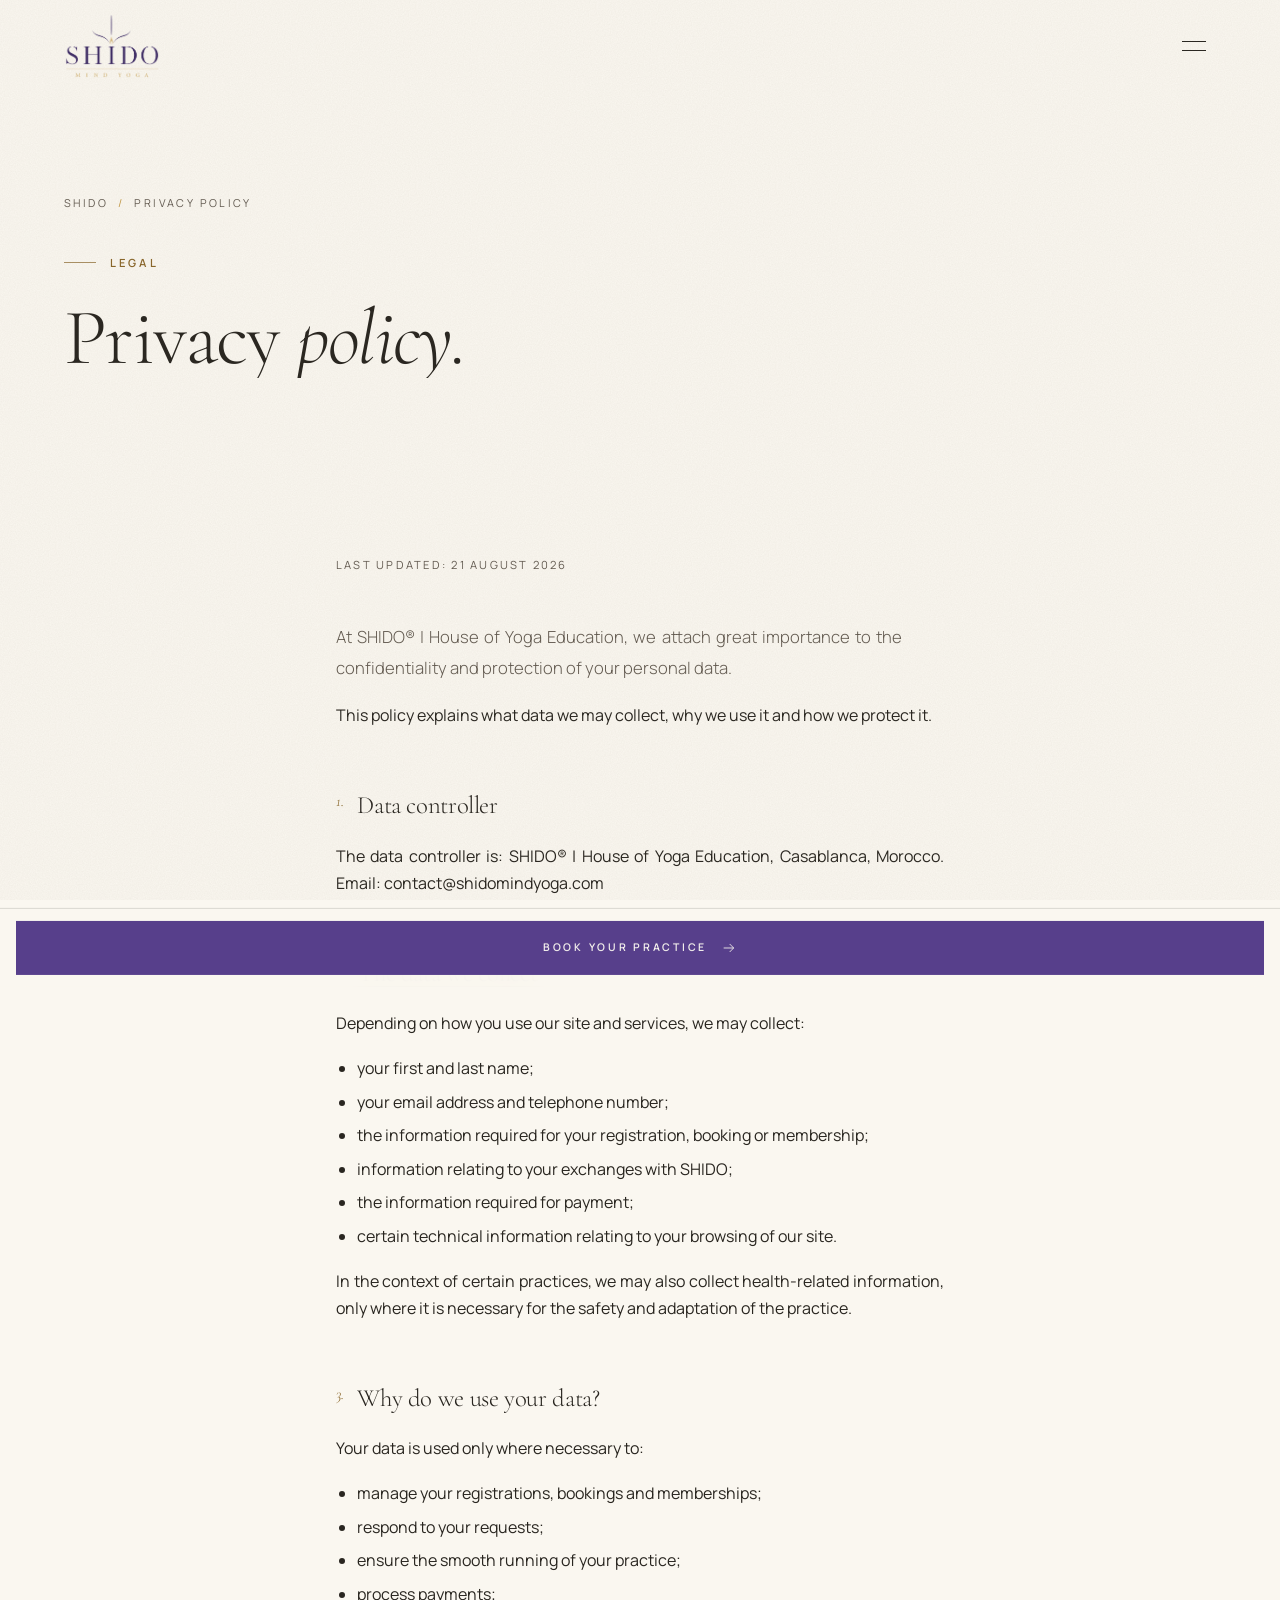
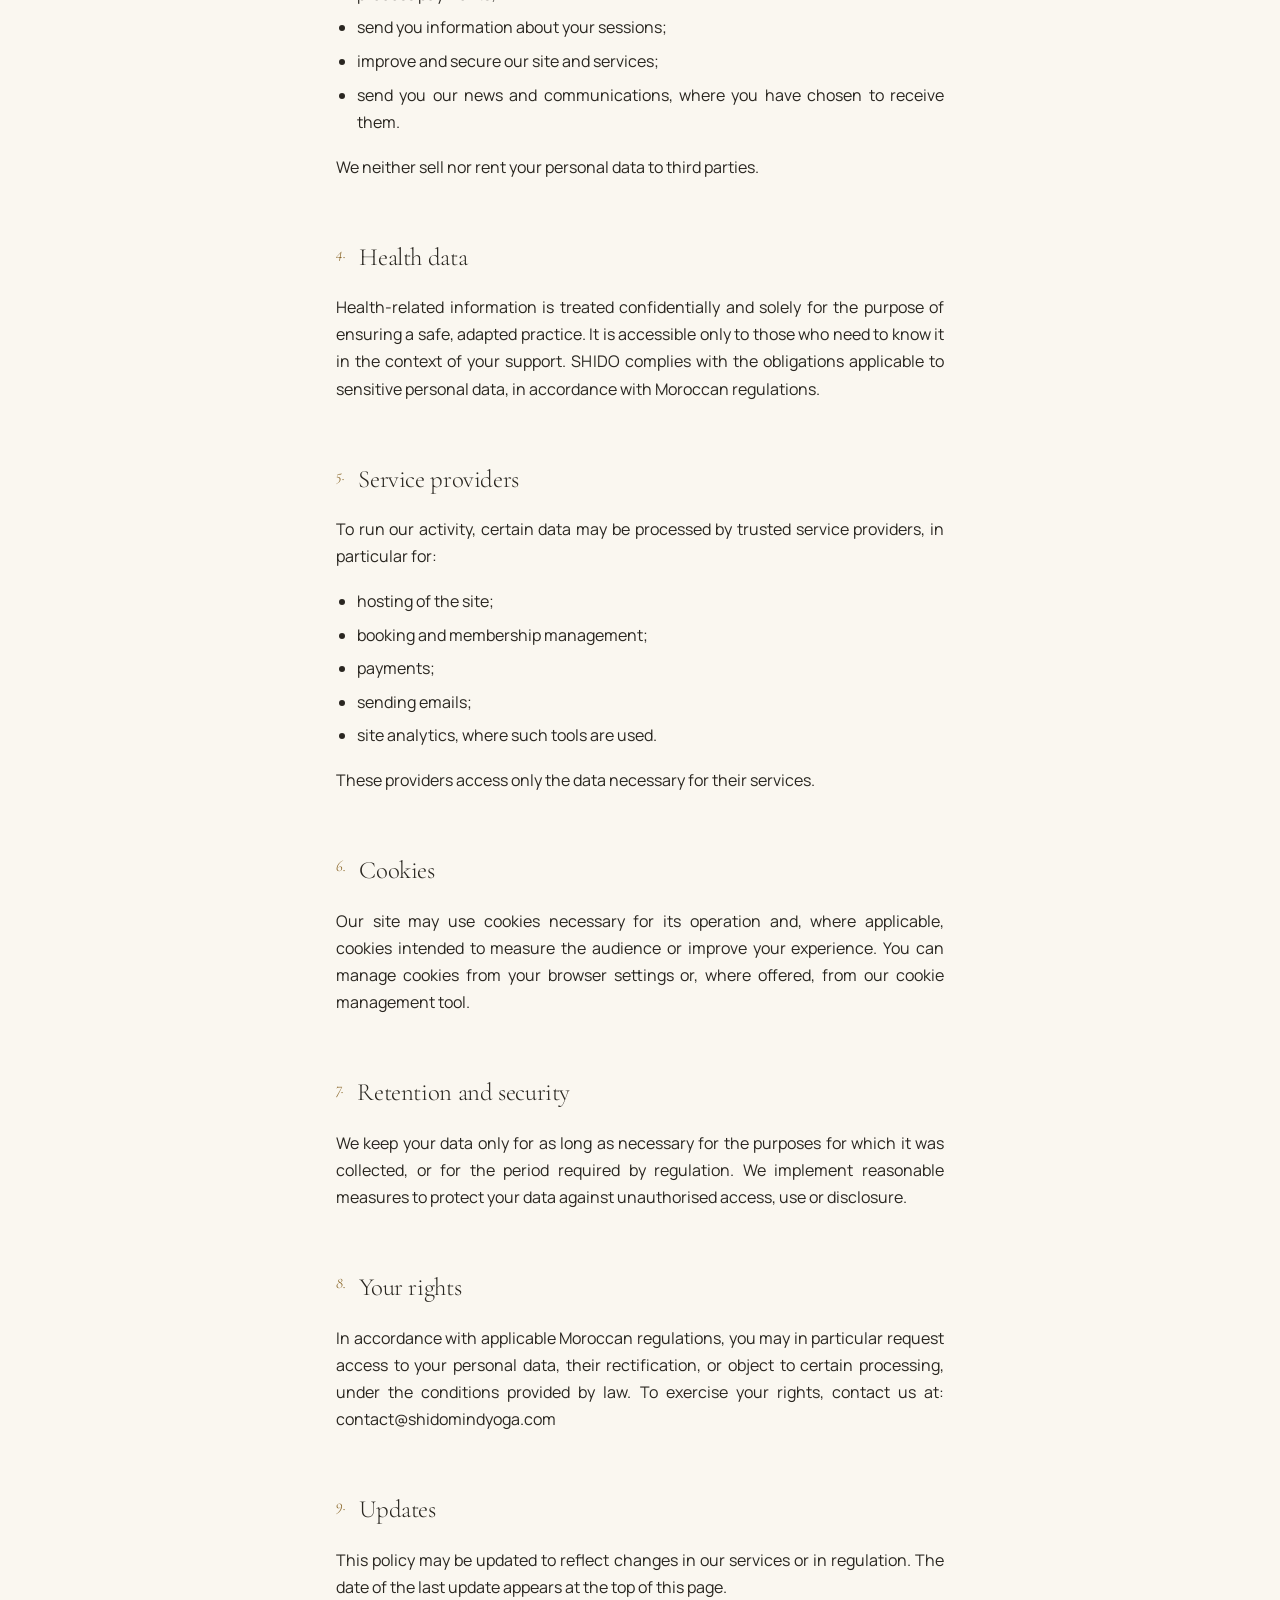
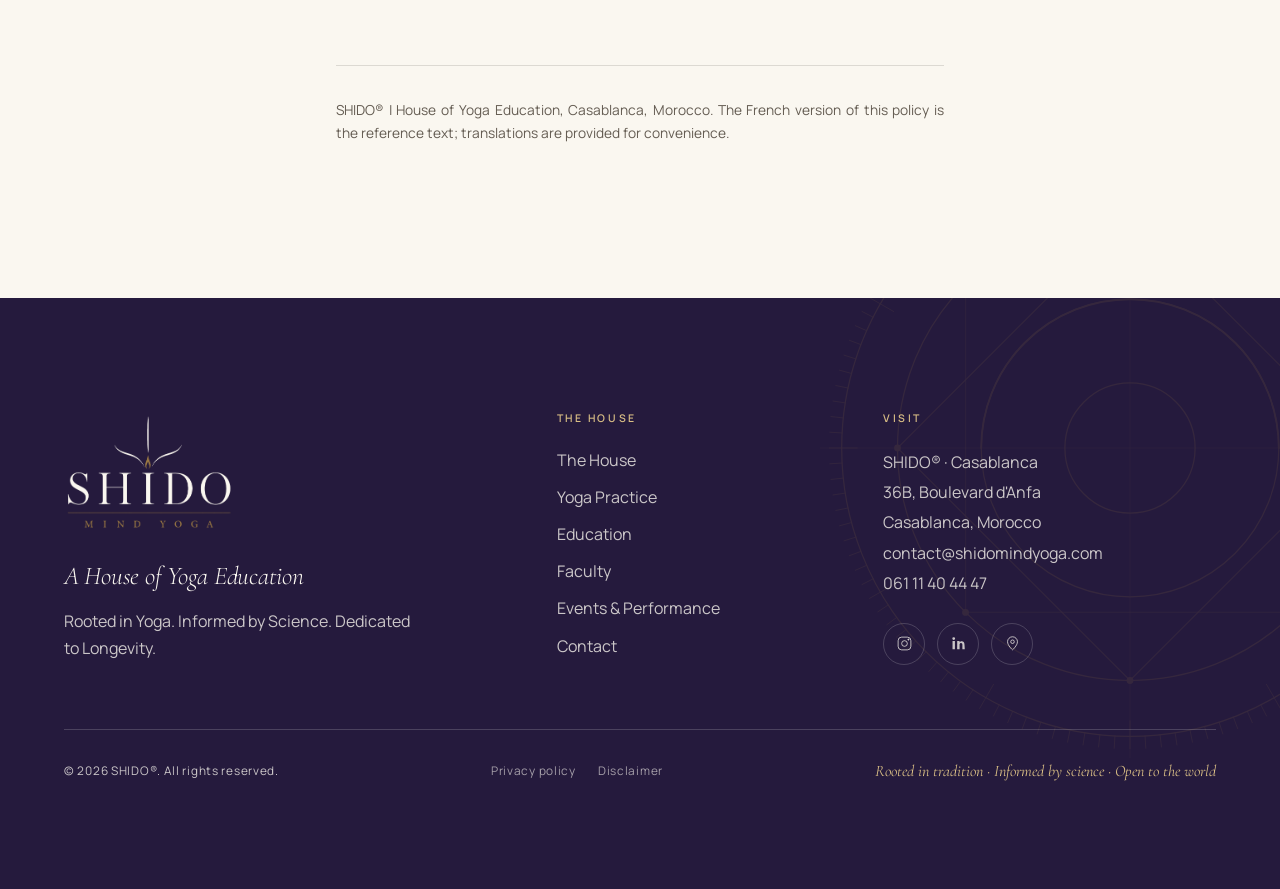
<file: confidentialite.html>
<!doctype html>
<html lang="en" class="no-js" data-title-fr="Politique de confidentialité · SHIDO®" data-title-es="Política de privacidad · SHIDO®" data-title-it="Informativa sulla privacy · SHIDO®" data-title-ar="سياسة الخصوصية · SHIDO®">
<head>
<meta charset="utf-8">
<meta name="viewport" content="width=device-width, initial-scale=1">
<meta name="robots" content="noindex, nofollow">
<title>Privacy Policy · SHIDO®</title>
<meta name="description" content="How SHIDO® collects, uses and protects your personal data.">
<meta name="robots" content="noindex, follow">
<meta name="theme-color" content="#3E2C66">
<link rel="icon" href="assets/img/favicon.png">
<link rel="apple-touch-icon" href="assets/img/apple-touch-icon.png">
<link rel="preconnect" href="https://fonts.googleapis.com"><link rel="preconnect" href="https://fonts.gstatic.com" crossorigin>
<link href="https://fonts.googleapis.com/css2?family=Cormorant+Garamond:ital,wght@0,300;0,400;0,500;1,300;1,400&family=Manrope:wght@400;500;600&display=swap" rel="stylesheet">
<link rel="stylesheet" href="assets/css/style.css?v=20261111e">
</head>
<body data-page="legal">
<div id="site-header"></div>

<main id="main">
  <section class="page-hero" style="padding-bottom:0">
    <div class="wrap">
      <div class="breadcrumb"><a href="index.html">SHIDO</a><span aria-hidden="true">/</span><span data-fr="Politique de confidentialité" data-es="Política de privacidad" data-it="Informativa sulla privacy" data-ar="سياسة الخصوصية">Privacy policy</span></div>
      <span class="eyebrow" data-fr="Mentions légales" data-es="Información legal" data-it="Note legali" data-ar="الإشعارات القانونية">Legal</span>
      <h1 class="maxw-20" data-fr="Politique de <em>confidentialité.</em>" data-es="Política de <em>privacidad.</em>" data-it="Informativa sulla <em>privacy.</em>" data-ar="سياسة <em>الخصوصية.</em>">Privacy <em>policy.</em></h1>
    </div>
  </section>

  <section class="section">
    <div class="wrap legal">
      <p class="updated" data-fr="Dernière mise à jour : 21 août 2026" data-es="Última actualización: 21 de agosto de 2026" data-it="Ultimo aggiornamento: 21 agosto 2026" data-ar="آخر تحديث: 21 أغسطس 2026">Last updated: 21 August 2026</p>
      <p class="lead" data-fr="Chez SHIDO® | Maison d'enseignement du Yoga, nous accordons une grande importance à la confidentialité et à la protection de vos données personnelles." data-es="En SHIDO® | Casa de enseñanza del Yoga, concedemos gran importancia a la confidencialidad y a la protección de sus datos personales." data-it="In SHIDO® | Casa di insegnamento dello Yoga, attribuiamo grande importanza alla riservatezza e alla protezione dei vostri dati personali." data-ar="في SHIDO® | دار تعليم اليوغا، نولي أهمية كبيرة لسرية بياناتكم الشخصية وحمايتها.">At SHIDO® | House of Yoga Education, we attach great importance to the confidentiality and protection of your personal data.</p>
      <p data-fr="La présente politique explique quelles données nous pouvons collecter, pourquoi nous les utilisons et comment nous les protégeons." data-es="La presente política explica qué datos podemos recopilar, por qué los utilizamos y cómo los protegemos." data-it="La presente informativa spiega quali dati possiamo raccogliere, perché li utilizziamo e come li proteggiamo." data-ar="توضح هذه السياسة البيانات التي قد نجمعها، وأسباب استخدامها، وكيفية حمايتها.">This policy explains what data we may collect, why we use it and how we protect it.</p>

      <h2><span class="n">1.</span><span data-fr="Responsable du traitement" data-es="Responsable del tratamiento" data-it="Titolare del trattamento" data-ar="المسؤول عن معالجة البيانات">Data controller</span></h2>
      <p data-fr="Le responsable du traitement des données est : SHIDO® | Maison d'enseignement du Yoga, Casablanca, Maroc. E-mail : <a href='mailto:contact@shidomindyoga.com'>contact@shidomindyoga.com</a>" data-es="El responsable del tratamiento de los datos es: SHIDO® | Casa de enseñanza del Yoga, Casablanca, Marruecos. Correo electrónico: <a href='mailto:contact@shidomindyoga.com'>contact@shidomindyoga.com</a>" data-it="Il titolare del trattamento dei dati è: SHIDO® | Casa di insegnamento dello Yoga, Casablanca, Marocco. E-mail: <a href='mailto:contact@shidomindyoga.com'>contact@shidomindyoga.com</a>" data-ar="المسؤول عن معالجة البيانات هو: SHIDO® | دار تعليم اليوغا، الدار البيضاء، المغرب. البريد الإلكتروني: <a href='mailto:contact@shidomindyoga.com'>contact@shidomindyoga.com</a>">The data controller is: SHIDO® | House of Yoga Education, Casablanca, Morocco. Email: <a href="mailto:contact@shidomindyoga.com">contact@shidomindyoga.com</a></p>

      <h2><span class="n">2.</span><span data-fr="Les données que nous collectons" data-es="Los datos que recopilamos" data-it="I dati che raccogliamo" data-ar="البيانات التي نجمعها">The data we collect</span></h2>
      <p data-fr="Selon votre utilisation de notre site et de nos services, nous pouvons collecter :" data-es="Según el uso que haga de nuestro sitio y de nuestros servicios, podemos recopilar:" data-it="A seconda dell'uso che fate del nostro sito e dei nostri servizi, possiamo raccogliere:" data-ar="بحسب استخدامكم لموقعنا وخدماتنا، قد نجمع:">Depending on how you use our site and services, we may collect:</p>
      <ul>
        <li data-fr="votre nom et prénom ;" data-es="su nombre y apellidos;" data-it="il vostro nome e cognome;" data-ar="اسمكم ولقبكم؛">your first and last name;</li>
        <li data-fr="votre adresse e-mail et numéro de téléphone ;" data-es="su dirección de correo electrónico y número de teléfono;" data-it="il vostro indirizzo e-mail e numero di telefono;" data-ar="عنوان بريدكم الإلكتروني ورقم هاتفكم؛">your email address and telephone number;</li>
        <li data-fr="les informations nécessaires à votre inscription, réservation ou abonnement ;" data-es="la información necesaria para su inscripción, reserva o abono;" data-it="le informazioni necessarie per la vostra iscrizione, prenotazione o abbonamento;" data-ar="المعلومات اللازمة لتسجيلكم أو حجزكم أو اشتراككم؛">the information required for your registration, booking or membership;</li>
        <li data-fr="les informations relatives à vos échanges avec SHIDO ;" data-es="la información relativa a sus intercambios con SHIDO;" data-it="le informazioni relative ai vostri scambi con SHIDO;" data-ar="المعلومات المتعلقة بتواصلكم مع SHIDO؛">information relating to your exchanges with SHIDO;</li>
        <li data-fr="les informations nécessaires au paiement ;" data-es="la información necesaria para el pago;" data-it="le informazioni necessarie per il pagamento;" data-ar="المعلومات اللازمة للدفع؛">the information required for payment;</li>
        <li data-fr="certaines informations techniques liées à votre navigation sur notre site." data-es="cierta información técnica relacionada con su navegación en nuestro sitio." data-it="alcune informazioni tecniche legate alla vostra navigazione sul nostro sito." data-ar="بعض المعلومات التقنية المرتبطة بتصفحكم لموقعنا.">certain technical information relating to your browsing of our site.</li>
      </ul>
      <p data-fr="Dans le cadre de certaines pratiques, nous pouvons également recueillir des informations relatives à la santé, uniquement lorsqu'elles sont nécessaires à la sécurité et à l'adaptation de la pratique." data-es="En el marco de determinadas prácticas, también podemos recoger información relativa a la salud, únicamente cuando sea necesaria para la seguridad y la adaptación de la práctica." data-it="Nell'ambito di determinate pratiche, possiamo inoltre raccogliere informazioni relative alla salute, unicamente quando sono necessarie alla sicurezza e all'adattamento della pratica." data-ar="في إطار بعض الممارسات، قد نجمع أيضًا معلومات تتعلق بالصحة، فقط عندما تكون ضرورية لسلامة الممارسة وتكييفها.">In the context of certain practices, we may also collect health-related information, only where it is necessary for the safety and adaptation of the practice.</p>

      <h2><span class="n">3.</span><span data-fr="Pourquoi utilisons-nous vos données ?" data-es="¿Por qué utilizamos sus datos?" data-it="Perché utilizziamo i vostri dati?" data-ar="لماذا نستخدم بياناتكم؟">Why do we use your data?</span></h2>
      <p data-fr="Vos données sont utilisées uniquement lorsque cela est nécessaire pour :" data-es="Sus datos se utilizan únicamente cuando es necesario para:" data-it="I vostri dati sono utilizzati unicamente quando è necessario per:" data-ar="تُستخدم بياناتكم فقط عند الضرورة من أجل:">Your data is used only where necessary to:</p>
      <ul>
        <li data-fr="gérer vos inscriptions, réservations et abonnements ;" data-es="gestionar sus inscripciones, reservas y abonos;" data-it="gestire le vostre iscrizioni, prenotazioni e abbonamenti;" data-ar="إدارة تسجيلاتكم وحجوزاتكم واشتراكاتكم؛">manage your registrations, bookings and memberships;</li>
        <li data-fr="répondre à vos demandes ;" data-es="responder a sus solicitudes;" data-it="rispondere alle vostre richieste;" data-ar="الرد على طلباتكم؛">respond to your requests;</li>
        <li data-fr="assurer le bon déroulement de votre pratique ;" data-es="garantizar el buen desarrollo de su práctica;" data-it="garantire il buon svolgimento della vostra pratica;" data-ar="ضمان حسن سير ممارستكم؛">ensure the smooth running of your practice;</li>
        <li data-fr="traiter les paiements ;" data-es="procesar los pagos;" data-it="elaborare i pagamenti;" data-ar="معالجة المدفوعات؛">process payments;</li>
        <li data-fr="vous envoyer les informations relatives à vos séances ;" data-es="enviarle la información relativa a sus sesiones;" data-it="inviarvi le informazioni relative alle vostre sessioni;" data-ar="إرسال المعلومات المتعلقة بحصصكم؛">send you information about your sessions;</li>
        <li data-fr="améliorer et sécuriser notre site et nos services ;" data-es="mejorar y proteger nuestro sitio y nuestros servicios;" data-it="migliorare e proteggere il nostro sito e i nostri servizi;" data-ar="تحسين موقعنا وخدماتنا وتأمينهما؛">improve and secure our site and services;</li>
        <li data-fr="vous adresser nos actualités et communications, lorsque vous avez choisi de les recevoir." data-es="enviarle nuestras novedades y comunicaciones, cuando haya elegido recibirlas." data-it="inviarvi le nostre novità e comunicazioni, quando avete scelto di riceverle." data-ar="إرسال أخبارنا ومراسلاتنا إليكم، عندما تختارون تلقيها.">send you our news and communications, where you have chosen to receive them.</li>
      </ul>
      <p data-fr="Nous ne vendons ni ne louons vos données personnelles à des tiers." data-es="No vendemos ni alquilamos sus datos personales a terceros." data-it="Non vendiamo né affittiamo i vostri dati personali a terzi." data-ar="نحن لا نبيع بياناتكم الشخصية ولا نؤجرها لأطراف ثالثة.">We neither sell nor rent your personal data to third parties.</p>

      <h2><span class="n">4.</span><span data-fr="Données de santé" data-es="Datos de salud" data-it="Dati sanitari" data-ar="البيانات الصحية">Health data</span></h2>
      <p data-fr="Les informations relatives à votre santé sont traitées de manière confidentielle et uniquement dans le but d'assurer une pratique adaptée et sécurisée. Elles ne sont accessibles qu'aux personnes qui doivent en avoir connaissance dans le cadre de votre accompagnement. SHIDO respecte les obligations applicables aux données personnelles sensibles, conformément à la réglementation marocaine." data-es="La información relativa a su salud se trata de manera confidencial y únicamente con el fin de garantizar una práctica adaptada y segura. Solo es accesible a las personas que deben conocerla en el marco de su acompañamiento. SHIDO respeta las obligaciones aplicables a los datos personales sensibles, de conformidad con la normativa marroquí." data-it="Le informazioni relative alla vostra salute sono trattate in modo riservato e unicamente allo scopo di garantire una pratica adattata e sicura. Sono accessibili solo alle persone che devono conoscerle nell'ambito del vostro accompagnamento. SHIDO rispetta gli obblighi applicabili ai dati personali sensibili, in conformità con la normativa marocchina." data-ar="تُعالَج المعلومات المتعلقة بصحتكم بسرية تامة وفقط بهدف ضمان ممارسة مكيَّفة وآمنة. ولا يطّلع عليها إلا الأشخاص الذين يحتاجون إلى معرفتها في إطار مرافقتكم. تحترم SHIDO الالتزامات المطبّقة على البيانات الشخصية الحساسة وفقًا للتشريعات المغربية.">Health-related information is treated confidentially and solely for the purpose of ensuring a safe, adapted practice. It is accessible only to those who need to know it in the context of your support. SHIDO complies with the obligations applicable to sensitive personal data, in accordance with Moroccan regulations.</p>

      <h2><span class="n">5.</span><span data-fr="Prestataires" data-es="Proveedores" data-it="Fornitori" data-ar="مقدّمو الخدمات">Service providers</span></h2>
      <p data-fr="Pour assurer le fonctionnement de notre activité, certaines données peuvent être traitées par des prestataires de confiance, notamment pour :" data-es="Para garantizar el funcionamiento de nuestra actividad, algunos datos pueden ser tratados por proveedores de confianza, en particular para:" data-it="Per garantire il funzionamento della nostra attività, alcuni dati possono essere trattati da fornitori di fiducia, in particolare per:" data-ar="لضمان سير نشاطنا، قد تُعالَج بعض البيانات من قِبل مقدّمي خدمات موثوقين، لا سيما من أجل:">To run our activity, certain data may be processed by trusted service providers, in particular for:</p>
      <ul>
        <li data-fr="l'hébergement du site ;" data-es="el alojamiento del sitio;" data-it="l'hosting del sito;" data-ar="استضافة الموقع؛">hosting of the site;</li>
        <li data-fr="la réservation et la gestion des abonnements ;" data-es="la reserva y la gestión de los abonos;" data-it="la prenotazione e la gestione degli abbonamenti;" data-ar="الحجز وإدارة الاشتراكات؛">booking and membership management;</li>
        <li data-fr="les paiements ;" data-es="los pagos;" data-it="i pagamenti;" data-ar="المدفوعات؛">payments;</li>
        <li data-fr="l'envoi d'e-mails ;" data-es="el envío de correos electrónicos;" data-it="l'invio di e-mail;" data-ar="إرسال رسائل البريد الإلكتروني؛">sending emails;</li>
        <li data-fr="l'analyse du site, lorsque ces outils sont utilisés." data-es="el análisis del sitio, cuando se utilicen estas herramientas." data-it="l'analisi del sito, quando tali strumenti sono utilizzati." data-ar="تحليل الموقع، عند استخدام هذه الأدوات.">site analytics, where such tools are used.</li>
      </ul>
      <p data-fr="Ces prestataires n'accèdent qu'aux données nécessaires à leurs services." data-es="Estos proveedores solo acceden a los datos necesarios para sus servicios." data-it="Questi fornitori accedono solo ai dati necessari ai loro servizi." data-ar="لا يصل هؤلاء المزوّدون إلا إلى البيانات اللازمة لخدماتهم.">These providers access only the data necessary for their services.</p>

      <h2><span class="n">6.</span><span data-fr="Cookies" data-es="Cookies" data-it="Cookie" data-ar="ملفات تعريف الارتباط">Cookies</span></h2>
      <p data-fr="Notre site peut utiliser des cookies nécessaires à son fonctionnement ainsi que, lorsque cela est applicable, des cookies destinés à mesurer l'audience ou à améliorer votre expérience. Vous pouvez gérer les cookies depuis les paramètres de votre navigateur ou, lorsque cela est proposé, depuis notre outil de gestion des cookies." data-es="Nuestro sitio puede utilizar cookies necesarias para su funcionamiento y, cuando proceda, cookies destinadas a medir la audiencia o a mejorar su experiencia. Puede gestionar las cookies desde la configuración de su navegador o, cuando se ofrezca, desde nuestra herramienta de gestión de cookies." data-it="Il nostro sito può utilizzare cookie necessari al suo funzionamento e, se del caso, cookie destinati a misurare l'audience o a migliorare la vostra esperienza. Potete gestire i cookie dalle impostazioni del vostro browser o, quando proposto, dal nostro strumento di gestione dei cookie." data-ar="قد يستخدم موقعنا ملفات تعريف الارتباط اللازمة لتشغيله، وعند الاقتضاء، ملفات مخصصة لقياس الجمهور أو تحسين تجربتكم. يمكنكم إدارة ملفات تعريف الارتباط من إعدادات متصفحكم، أو من أداة إدارة ملفات تعريف الارتباط لدينا عند توفرها.">Our site may use cookies necessary for its operation and, where applicable, cookies intended to measure the audience or improve your experience. You can manage cookies from your browser settings or, where offered, from our cookie management tool.</p>

      <h2><span class="n">7.</span><span data-fr="Conservation et sécurité" data-es="Conservación y seguridad" data-it="Conservazione e sicurezza" data-ar="الاحتفاظ بالبيانات وأمنها">Retention and security</span></h2>
      <p data-fr="Nous conservons vos données uniquement pendant la durée nécessaire aux finalités pour lesquelles elles ont été collectées, ou pendant la durée imposée par la réglementation. Nous mettons en place des mesures raisonnables pour protéger vos données contre tout accès, utilisation ou divulgation non autorisés." data-es="Conservamos sus datos únicamente durante el tiempo necesario para los fines para los que fueron recopilados, o durante el plazo exigido por la normativa. Aplicamos medidas razonables para proteger sus datos frente a cualquier acceso, uso o divulgación no autorizados." data-it="Conserviamo i vostri dati solo per il tempo necessario alle finalità per cui sono stati raccolti, o per la durata richiesta dalla normativa. Adottiamo misure ragionevoli per proteggere i vostri dati da qualsiasi accesso, uso o divulgazione non autorizzati." data-ar="نحتفظ ببياناتكم فقط للمدة اللازمة للأغراض التي جُمعت من أجلها، أو للمدة التي تفرضها التشريعات. ونتخذ تدابير معقولة لحماية بياناتكم من أي وصول أو استخدام أو إفشاء غير مصرّح به.">We keep your data only for as long as necessary for the purposes for which it was collected, or for the period required by regulation. We implement reasonable measures to protect your data against unauthorised access, use or disclosure.</p>

      <h2><span class="n">8.</span><span data-fr="Vos droits" data-es="Sus derechos" data-it="I vostri diritti" data-ar="حقوقكم">Your rights</span></h2>
      <p data-fr="Conformément à la réglementation marocaine applicable, vous pouvez notamment demander l'accès à vos données personnelles, leur rectification ou vous opposer à certains traitements, dans les conditions prévues par la loi. Pour exercer vos droits, contactez-nous à : <a href='mailto:contact@shidomindyoga.com'>contact@shidomindyoga.com</a>" data-es="De conformidad con la normativa marroquí aplicable, puede en particular solicitar el acceso a sus datos personales, su rectificación u oponerse a determinados tratamientos, en las condiciones previstas por la ley. Para ejercer sus derechos, contáctenos en: <a href='mailto:contact@shidomindyoga.com'>contact@shidomindyoga.com</a>" data-it="In conformità con la normativa marocchina applicabile, potete in particolare chiedere l'accesso ai vostri dati personali, la loro rettifica od opporvi a determinati trattamenti, alle condizioni previste dalla legge. Per esercitare i vostri diritti, contattateci all'indirizzo: <a href='mailto:contact@shidomindyoga.com'>contact@shidomindyoga.com</a>" data-ar="وفقًا للتشريعات المغربية المعمول بها، يمكنكم على وجه الخصوص طلب الوصول إلى بياناتكم الشخصية أو تصحيحها أو الاعتراض على بعض عمليات المعالجة، وفق الشروط التي ينص عليها القانون. لممارسة حقوقكم، تواصلوا معنا عبر: <a href='mailto:contact@shidomindyoga.com'>contact@shidomindyoga.com</a>">In accordance with applicable Moroccan regulations, you may in particular request access to your personal data, their rectification, or object to certain processing, under the conditions provided by law. To exercise your rights, contact us at: <a href="mailto:contact@shidomindyoga.com">contact@shidomindyoga.com</a></p>

      <h2><span class="n">9.</span><span data-fr="Mise à jour" data-es="Actualización" data-it="Aggiornamento" data-ar="التحديث">Updates</span></h2>
      <p data-fr="Cette politique peut être mise à jour afin de refléter l'évolution de nos services ou de la réglementation. La date de la dernière mise à jour figure en haut de cette page." data-es="Esta política puede actualizarse para reflejar la evolución de nuestros servicios o de la normativa. La fecha de la última actualización figura en la parte superior de esta página." data-it="La presente informativa può essere aggiornata per riflettere l'evoluzione dei nostri servizi o della normativa. La data dell'ultimo aggiornamento è indicata in cima a questa pagina." data-ar="قد تُحدَّث هذه السياسة لتعكس تطور خدماتنا أو التشريعات. ويظهر تاريخ آخر تحديث في أعلى هذه الصفحة.">This policy may be updated to reflect changes in our services or in regulation. The date of the last update appears at the top of this page.</p>

      <p class="note" data-fr="SHIDO® | Maison d'enseignement du Yoga, Casablanca, Maroc. La version française de cette politique fait foi ; les traductions sont fournies à titre indicatif." data-es="SHIDO® | Casa de enseñanza del Yoga, Casablanca, Marruecos. La versión francesa de esta política es el texto de referencia; las traducciones se ofrecen a título informativo." data-it="SHIDO® | Casa di insegnamento dello Yoga, Casablanca, Marocco. Fa fede la versione francese della presente informativa; le traduzioni sono fornite a titolo informativo." data-ar="SHIDO® | دار تعليم اليوغا، الدار البيضاء، المغرب. النسخة الفرنسية من هذه السياسة هي النص المرجعي؛ وتُقدَّم الترجمات للتيسير.">SHIDO® | House of Yoga Education, Casablanca, Morocco. The French version of this policy is the reference text; translations are provided for convenience.</p>
    </div>
  </section>
</main>

<div id="site-footer"></div>
<script src="assets/js/main.js?v=20261111e"></script>
</body>
</html>
</file>
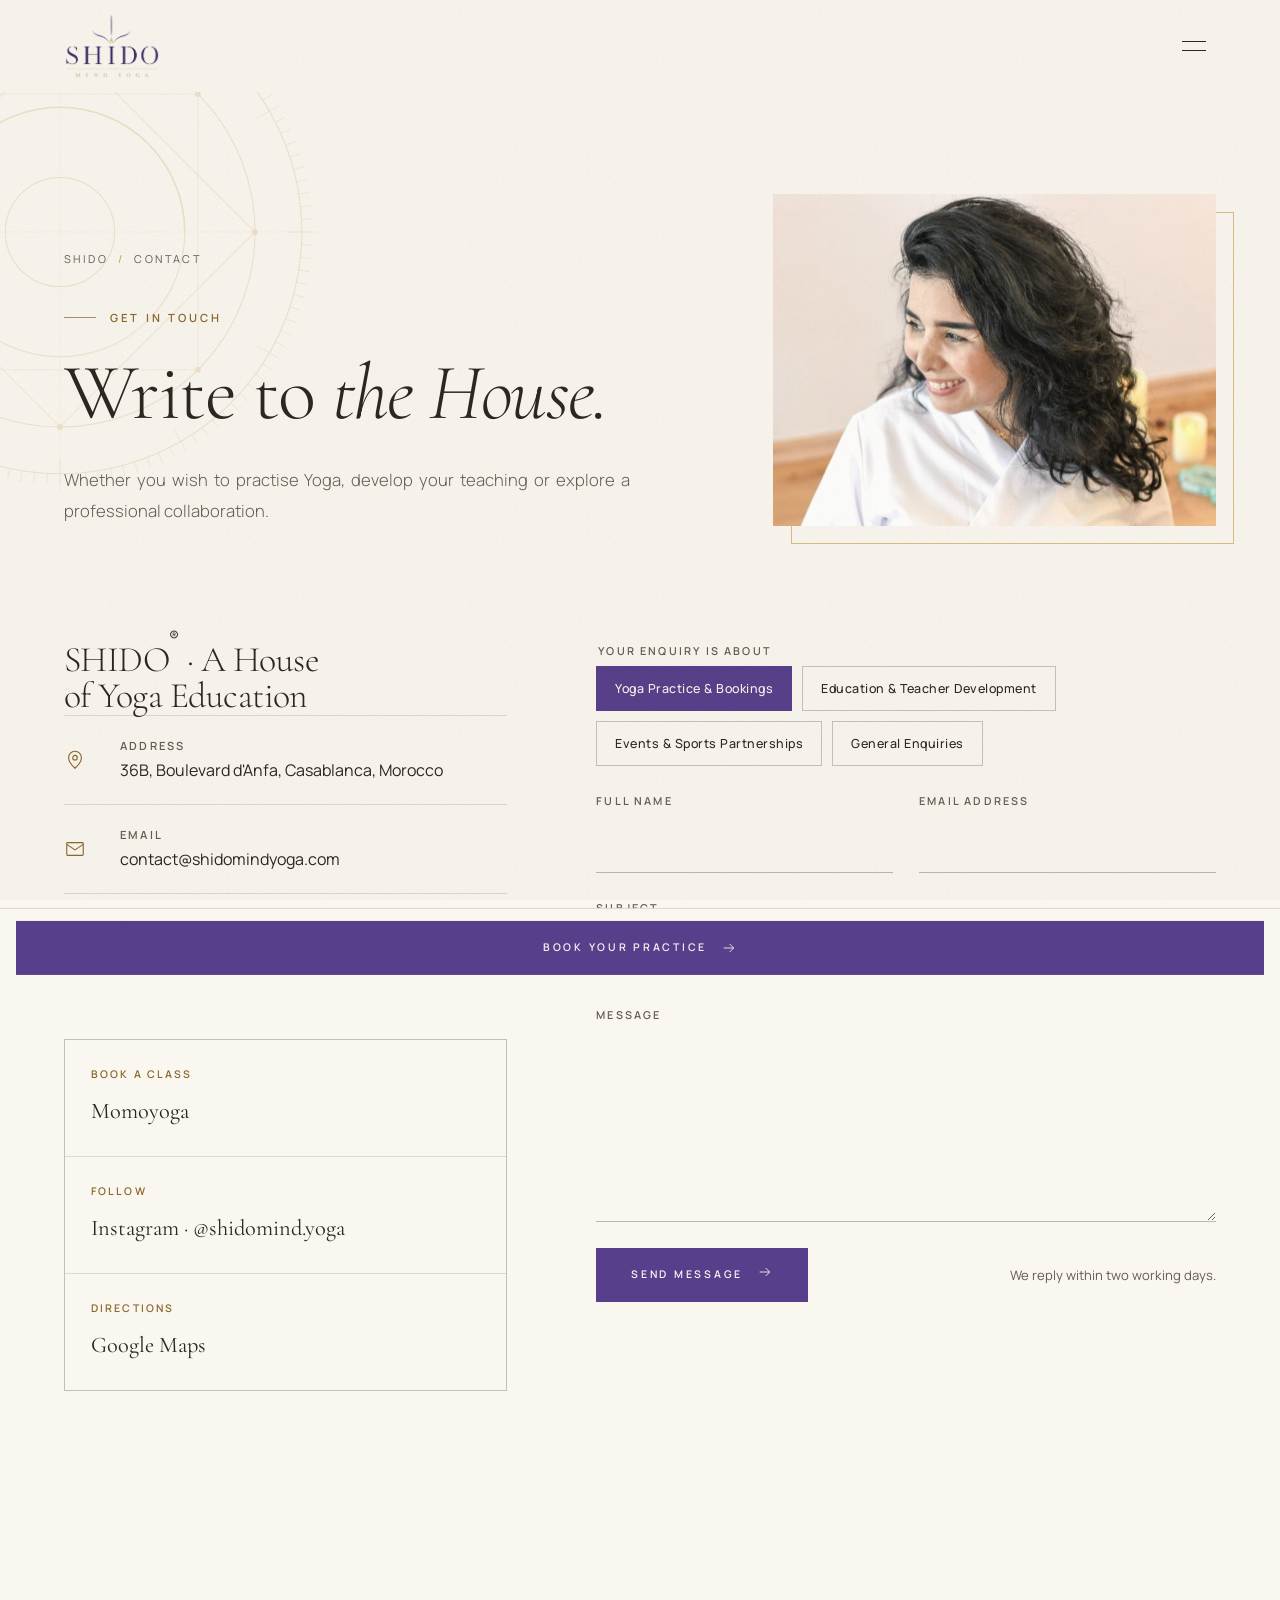
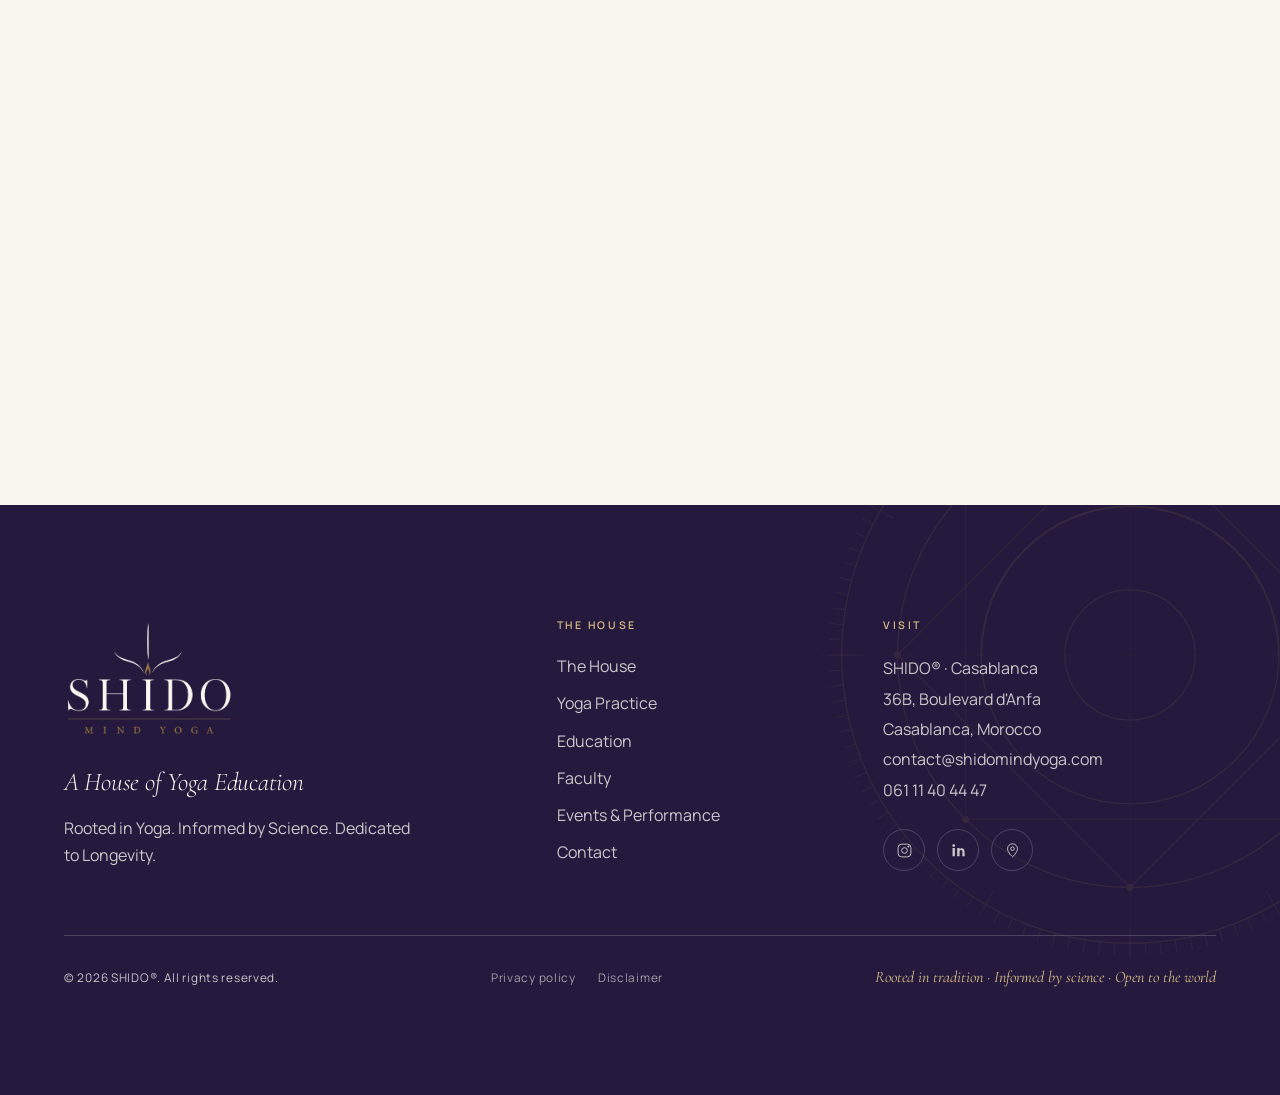
<file: contact.html>
<!doctype html>
<html lang="en" class="no-js" data-title-fr="Contact · SHIDO®" data-title-es="Contacto · SHIDO®" data-title-it="Contatti · SHIDO®" data-title-ar="اتصل بنا · SHIDO®">
<head>
<meta charset="utf-8">
<meta name="viewport" content="width=device-width, initial-scale=1">
<meta name="robots" content="noindex, nofollow">
<title>Contact · SHIDO®</title>
<meta name="description" content="Contact SHIDO®, A House of Yoga Education, 36B Boulevard d'Anfa, Casablanca, Morocco.">
<meta name="theme-color" content="#3E2C66">
<link rel="icon" href="assets/img/favicon.png">
<link rel="apple-touch-icon" href="assets/img/apple-touch-icon.png">
<link rel="preconnect" href="https://fonts.googleapis.com"><link rel="preconnect" href="https://fonts.gstatic.com" crossorigin>
<link href="https://fonts.googleapis.com/css2?family=Cormorant+Garamond:ital,wght@0,300;0,400;0,500;1,300;1,400&family=Manrope:wght@400;500;600&display=swap" rel="stylesheet">
<link rel="stylesheet" href="assets/css/style.css?v=20261111e">
</head>
<body data-page="contact">
<div id="site-header"></div>

<main id="main">

  <section class="page-hero">
    <img class="plate" src="assets/img/plate-orbit.svg" alt="" aria-hidden="true">
    <div class="wrap grid-7-5">
      <div>
        <div class="breadcrumb"><a href="index.html">SHIDO</a><span aria-hidden="true">/</span><span data-fr="Contact" data-es="Contacto" data-it="Contatti" data-ar="اتصل بنا">Contact</span></div>
        <span class="eyebrow" data-fr="Nous contacter" data-es="Contacto" data-it="Contattaci" data-ar="تواصل معنا">Get in Touch</span>
        <h1 data-fr="Écrivez <em>à la Maison.</em>" data-es="Escriba <em>a la Casa.</em>" data-it="Scrivete <em>alla Casa.</em>" data-ar="راسلوا <em>الدار.</em>">Write to <em>the House.</em></h1>
        <p class="lead" data-fr="Que vous souhaitiez pratiquer le Yoga, développer votre enseignement ou explorer une collaboration professionnelle." data-es="Ya desee practicar Yoga, desarrollar su enseñanza o explorar una colaboración profesional." data-it="Che desideriate praticare lo Yoga, sviluppare il vostro insegnamento o esplorare una collaborazione professionale." data-ar="سواء رغبت في ممارسة اليوغا، أو تطوير تعليمك، أو استكشاف تعاون مهني.">Whether you wish to practise Yoga, develop your teaching or explore a professional collaboration.</p>
      </div>
      <figure class="hero-figure framed img-reveal">
        <img src="assets/img/photos/mounia-laugh-profile.jpg" alt="Mounia laughing, in profile" width="810" height="579" fetchpriority="high">
      </figure>
    </div>
  </section>

  <section class="section flush-top">
    <div class="wrap contact-grid">
      <div>
        <h2 class="h3-light">SHIDO<span class="reg">®</span> · <span data-fr="Une Maison d'Enseignement du Yoga" data-es="Una Casa de Enseñanza del Yoga" data-it="Una Casa di Insegnamento dello Yoga" data-ar="دار لتعليم اليوغا">A House of Yoga Education</span></h2>
        <ul class="info mt-4">
          <li><svg viewBox="0 0 24 24" fill="none" stroke-width="1.2" aria-hidden="true"><path d="M12 21s-7-6.2-7-11.5a7 7 0 1 1 14 0C19 14.8 12 21 12 21z"/><circle cx="12" cy="9.5" r="2.5"/></svg>
            <div><strong data-fr="Adresse" data-es="Dirección" data-it="Indirizzo" data-ar="العنوان">Address</strong><span dir="ltr">36B, Boulevard d'Anfa</span>, <span data-fr="Casablanca, Maroc" data-es="Casablanca, Marruecos" data-it="Casablanca, Marocco" data-ar="الدار البيضاء، المغرب">Casablanca, Morocco</span></div></li>
          <li><svg viewBox="0 0 24 24" fill="none" stroke-width="1.2" aria-hidden="true"><rect x="3" y="5" width="18" height="14" rx="1"/><path d="M3 7l9 6 9-6"/></svg>
            <div><strong data-fr="E-mail" data-es="Correo electrónico" data-it="E-mail" data-ar="البريد الإلكتروني">Email</strong><a href="mailto:contact@shidomindyoga.com">contact@shidomindyoga.com</a></div></li>
          <li><svg viewBox="0 0 24 24" fill="none" stroke-width="1.2" aria-hidden="true"><path d="M5 4h4l2 5-2.5 1.5a11 11 0 0 0 5 5L15 13l5 2v4a2 2 0 0 1-2 2A16 16 0 0 1 3 6a2 2 0 0 1 2-2"/></svg>
            <div><strong data-fr="Téléphone" data-es="Teléfono" data-it="Telefono" data-ar="الهاتف">Telephone</strong><a href="tel:06111404447" dir="ltr">061 11 40 44 47</a></div></li>
        </ul>
        <div class="channels">
          <a data-book><small data-fr="Réserver un cours" data-es="Reservar una clase" data-it="Prenotare una lezione" data-ar="احجز حصة">Book a class</small><strong>Momoyoga</strong></a>
          <a href="https://www.instagram.com/shidomind.yoga" target="_blank" rel="noopener"><small data-fr="Suivre" data-es="Seguir" data-it="Seguire" data-ar="تابعونا">Follow</small><strong>Instagram · @shidomind.yoga</strong></a>
          <a data-maps><small data-fr="Itinéraire" data-es="Cómo llegar" data-it="Indicazioni stradali" data-ar="الاتجاهات">Directions</small><strong>Google Maps</strong></a>
        </div>
      </div>

      <form class="form" id="contact-form" novalidate>
        <fieldset class="field">
          <legend data-fr="Votre demande concerne" data-es="Su consulta se refiere a" data-it="La vostra richiesta riguarda" data-ar="يتعلق استفسارك بـ">Your enquiry is about</legend>
          <div class="chips">
            <label><input type="radio" name="category" value="practice" checked><span data-fr="Pratique du Yoga &amp; réservations" data-es="Práctica de Yoga y reservas" data-it="Pratica dello Yoga e prenotazioni" data-ar="ممارسة اليوغا والحجوزات">Yoga Practice &amp; Bookings</span></label>
            <label><input type="radio" name="category" value="education"><span data-fr="Formation &amp; développement des enseignants" data-es="Formación y desarrollo de profesores" data-it="Formazione e sviluppo degli insegnanti" data-ar="التعليم وتطوير المعلّمين">Education &amp; Teacher Development</span></label>
            <label><input type="radio" name="category" value="events"><span data-fr="Événements &amp; partenariats sportifs" data-es="Eventos y alianzas deportivas" data-it="Eventi e partnership sportive" data-ar="الفعاليات والشراكات الرياضية">Events &amp; Sports Partnerships</span></label>
            <label><input type="radio" name="category" value="general"><span data-fr="Demandes générales" data-es="Consultas generales" data-it="Richieste generali" data-ar="استفسارات عامة">General Enquiries</span></label>
          </div>
        </fieldset>
        <div class="row">
          <div class="field"><label for="f-name" data-fr="Nom complet" data-es="Nombre completo" data-it="Nome e cognome" data-ar="الاسم الكامل">Full name</label><input id="f-name" name="name" type="text" autocomplete="name" required></div>
          <div class="field"><label for="f-email" data-fr="Adresse e-mail" data-es="Correo electrónico" data-it="Indirizzo e-mail" data-ar="البريد الإلكتروني">Email address</label><input id="f-email" name="email" type="email" autocomplete="email" required></div>
        </div>
        <div class="field"><label for="f-subject" data-fr="Objet" data-es="Asunto" data-it="Oggetto" data-ar="الموضوع">Subject</label><input id="f-subject" name="subject" type="text" required></div>
        <div class="field"><label for="f-message" data-fr="Message" data-es="Mensaje" data-it="Messaggio" data-ar="الرسالة">Message</label><textarea id="f-message" name="message" rows="6" required></textarea></div>
        <div class="form-actions">
          <button class="btn" type="submit"><span data-fr="Envoyer le message" data-es="Enviar mensaje" data-it="Inviare il messaggio" data-ar="إرسال الرسالة">Send message</span><span data-arrow></span></button>
          <p class="form-note" data-fr="Réponse sous deux jours ouvrés." data-es="Respondemos en un plazo de dos días laborables." data-it="Rispondiamo entro due giorni lavorativi." data-ar="نردّ خلال يومي عمل.">We reply within two working days.</p>
        </div>
        <p class="form-status" id="form-status" role="status" aria-live="polite"></p>
      </form>
    </div>
  </section>

  <section aria-label="Map">
    <iframe class="map" title="SHIDO, 36B Boulevard d'Anfa, Casablanca" loading="lazy" referrerpolicy="no-referrer-when-downgrade"
      src="https://www.google.com/maps?q=36B%20Boulevard%20d%27Anfa%2C%20Casablanca%2C%20Morocco&amp;output=embed"></iframe>
  </section>

</main>

<div id="site-footer"></div>
<script src="assets/js/main.js?v=20261111e"></script>
</body>
</html>
</file>
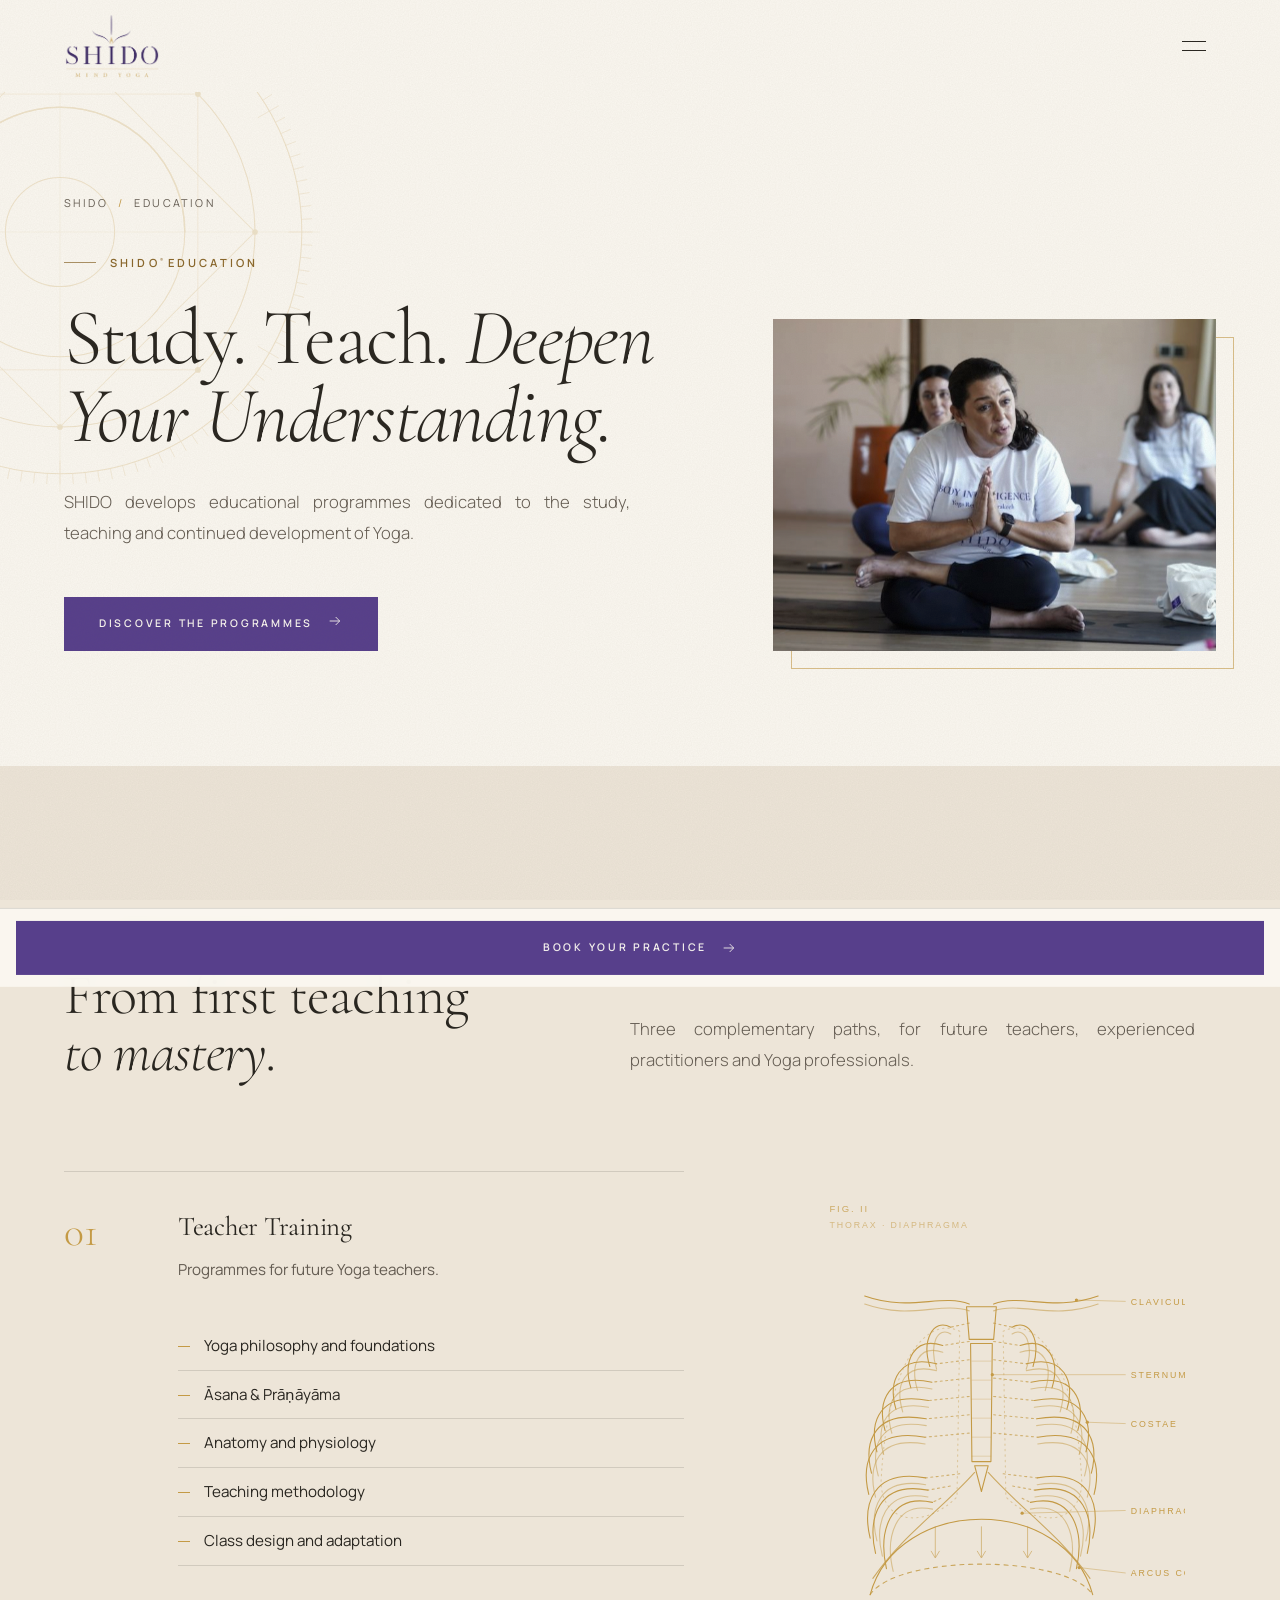
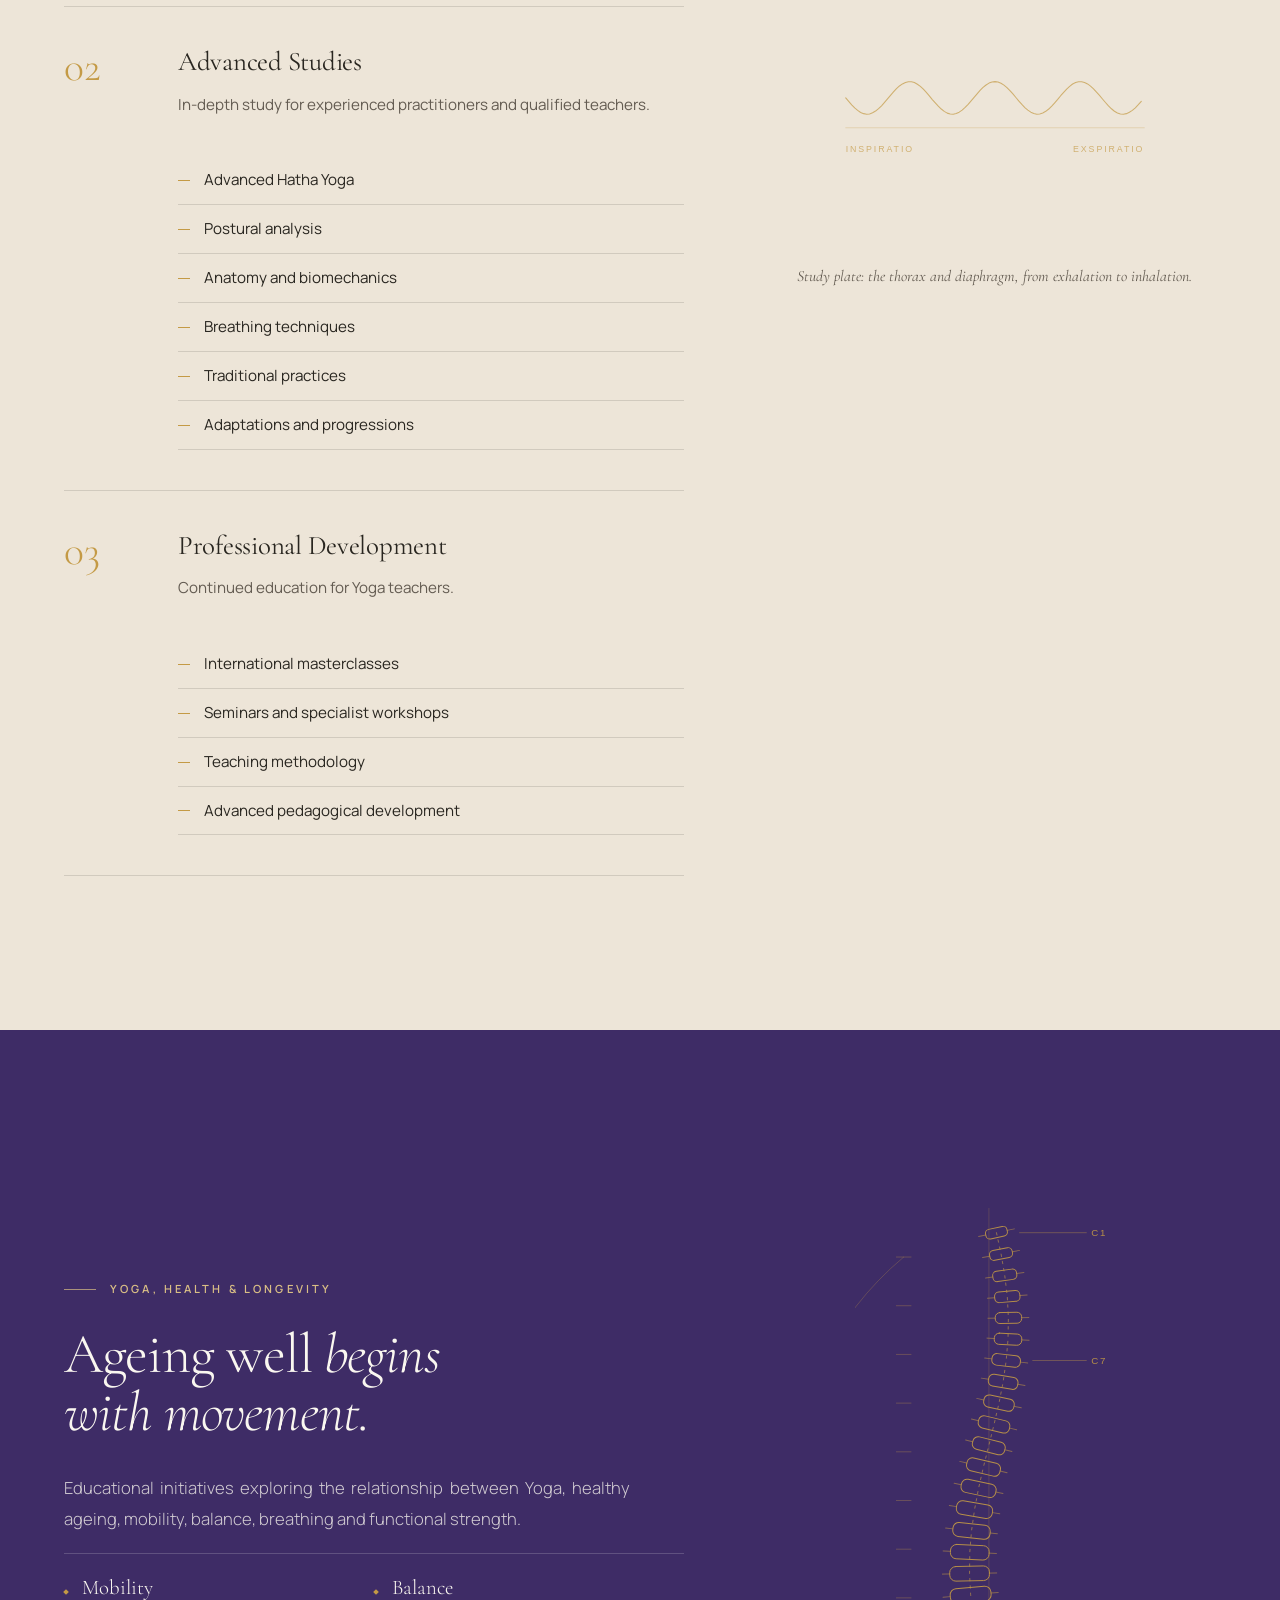
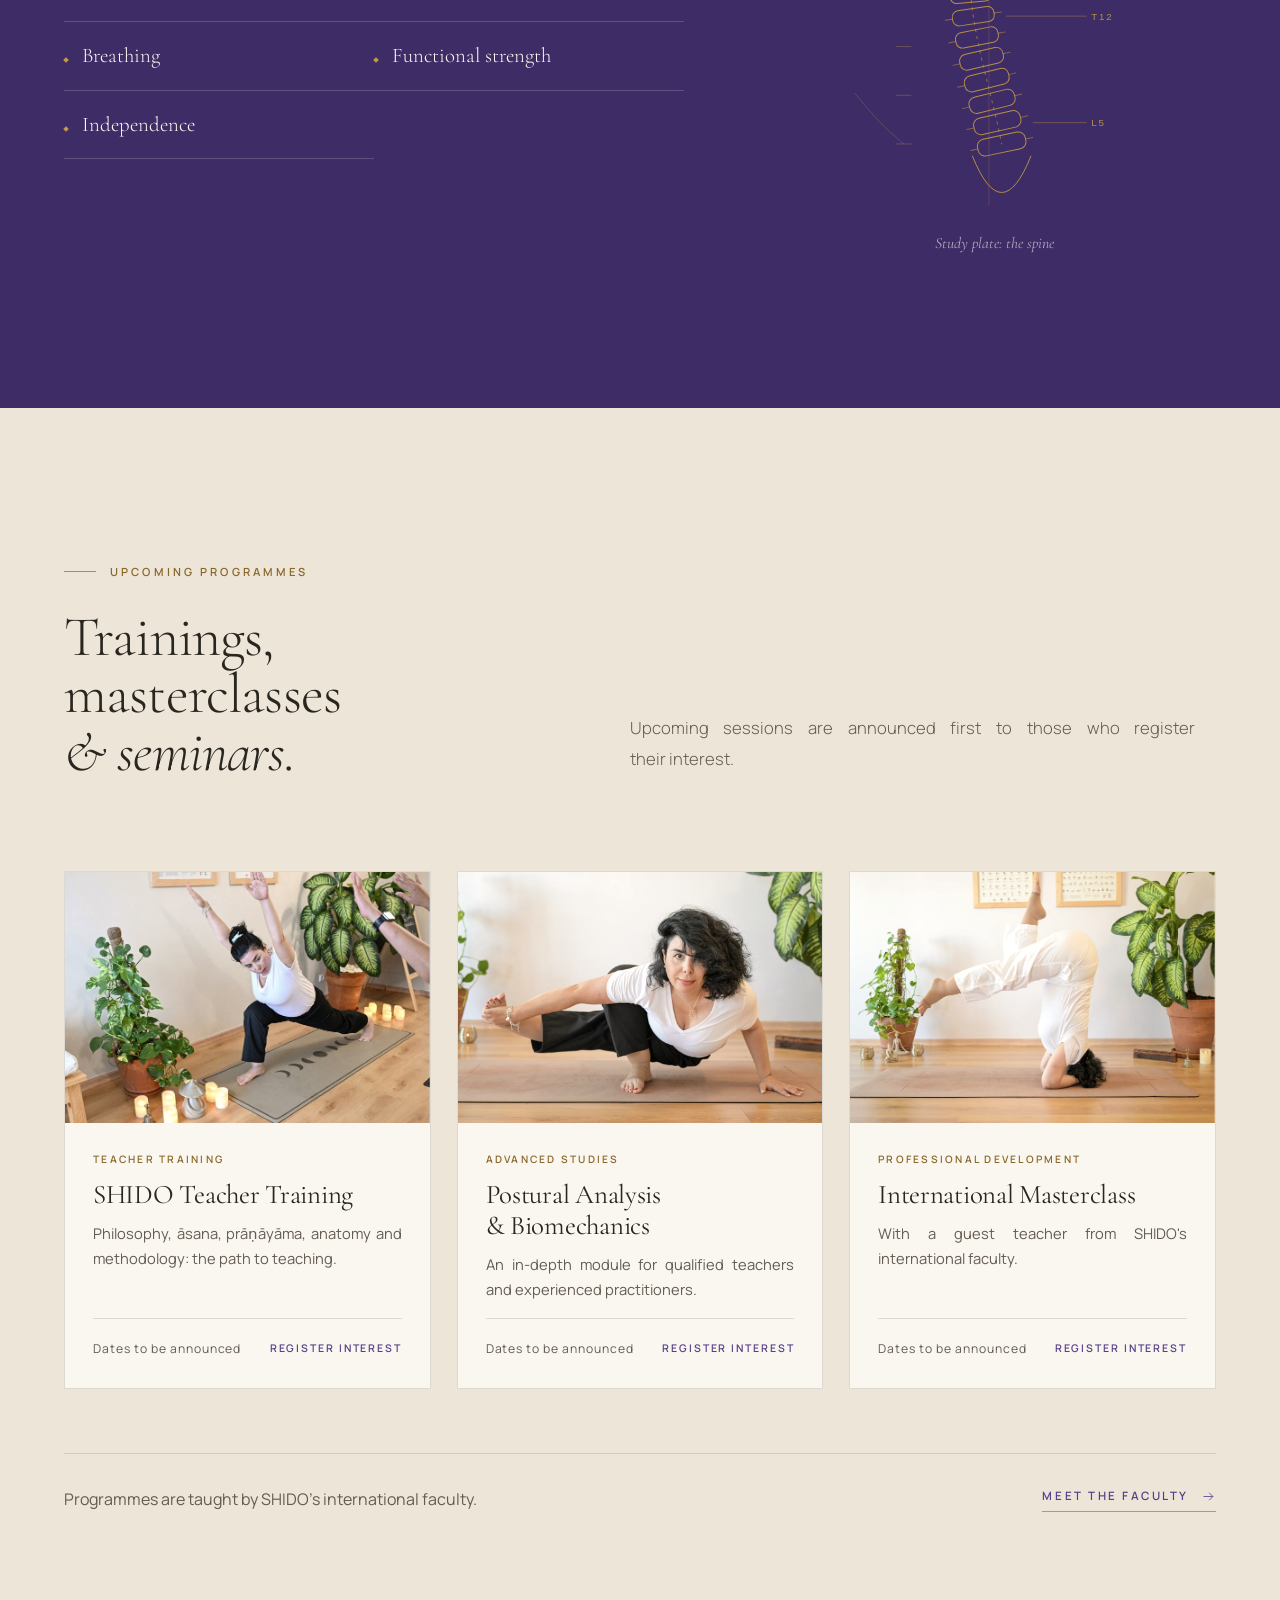
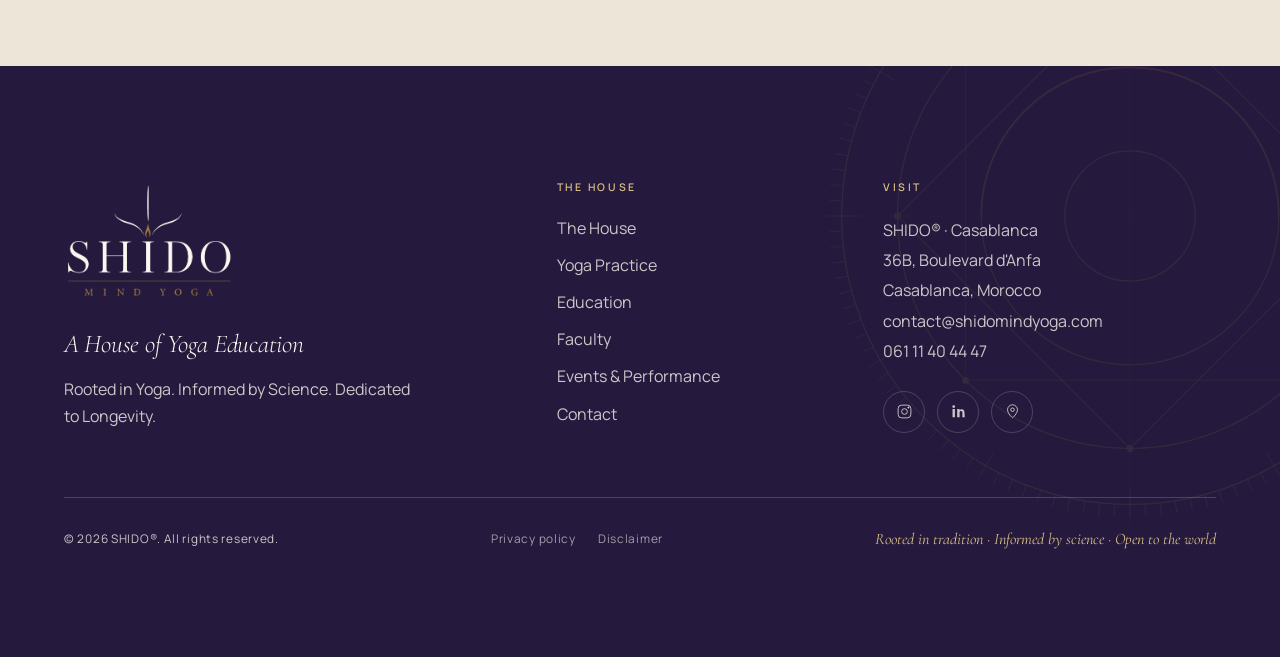
<file: education.html>
<!doctype html>
<html lang="en" class="no-js" data-title-fr="Formation · SHIDO®" data-title-es="Formación · SHIDO®" data-title-it="Formazione · SHIDO®" data-title-ar="التعليم · SHIDO®">
<head>
<meta charset="utf-8">
<meta name="viewport" content="width=device-width, initial-scale=1">
<meta name="robots" content="noindex, nofollow">
<title>Education · SHIDO®</title>
<meta name="description" content="SHIDO® Education: teacher training, advanced studies and professional development for Yoga teachers, with an international faculty.">
<meta name="theme-color" content="#3E2C66">
<link rel="icon" href="assets/img/favicon.png">
<link rel="apple-touch-icon" href="assets/img/apple-touch-icon.png">
<link rel="preconnect" href="https://fonts.googleapis.com"><link rel="preconnect" href="https://fonts.gstatic.com" crossorigin>
<link href="https://fonts.googleapis.com/css2?family=Cormorant+Garamond:ital,wght@0,300;0,400;0,500;1,300;1,400&family=Manrope:wght@400;500;600&display=swap" rel="stylesheet">
<link rel="stylesheet" href="assets/css/style.css?v=20261111e">
</head>
<body data-page="education">
<div id="site-header"></div>

<main id="main">

  <section class="page-hero">
    <img class="plate" src="assets/img/plate-orbit.svg" alt="" aria-hidden="true">
    <div class="wrap grid-7-5">
      <div>
        <div class="breadcrumb"><a href="index.html">SHIDO</a><span aria-hidden="true">/</span><span data-fr="Formation" data-es="Formación" data-it="Formazione" data-ar="التعليم">Education</span></div>
        <span class="eyebrow">SHIDO<span class="reg">®</span>&nbsp;<span data-fr="Formation" data-es="Formación" data-it="Formazione" data-ar="التعليم">Education</span></span>
        <h1 data-fr="Étudier. Enseigner. <em>Approfondir votre compréhension.</em>" data-es="Estudiar. Enseñar. <em>Profundizar en la comprensión.</em>" data-it="Studiare. Insegnare. <em>Approfondire la comprensione.</em>" data-ar="ادرس. علّم. <em>عمّق فهمك.</em>">Study. Teach. <em>Deepen Your Understanding.</em></h1>
        <p class="lead" data-fr="SHIDO développe des programmes de formation dédiés à l'étude, à l'enseignement et au développement continu du Yoga." data-es="SHIDO desarrolla programas de formación dedicados al estudio, la enseñanza y el desarrollo continuo del Yoga." data-it="SHIDO sviluppa programmi di formazione dedicati allo studio, all'insegnamento e allo sviluppo continuo dello Yoga." data-ar="تطوّر SHIDO برامج تعليمية مكرّسة لدراسة اليوغا وتعليمها وتطويرها المستمر.">SHIDO develops educational programmes dedicated to the study, teaching and continued development of Yoga.</p>
        <div class="btn-row">
          <a class="btn" href="#programmes"><span data-fr="Découvrir les programmes" data-es="Descubrir los programas" data-it="Scoprire i programmi" data-ar="اكتشف البرامج">Discover the programmes</span><span data-arrow></span></a>
        </div>
      </div>
      <figure class="hero-figure framed img-reveal">
        <img src="assets/img/photos/retreat/retreat-04.jpg" srcset="assets/img/photos/retreat/retreat-04-s.jpg 1000w, assets/img/photos/retreat/retreat-04.jpg 2000w" sizes="(max-width: 960px) 92vw, 36vw" alt="Mounia teaching a seated group during the Body Intelligence Retreat" width="2000" height="1125" fetchpriority="high" style="object-position:30% 50%">
      </figure>
    </div>
  </section>

  <!-- THREE AREAS -->
  <section class="section bg-stone" aria-labelledby="areas-title">
    <div class="wrap">
      <div class="section-head">
        <div>
          <span class="eyebrow reveal" data-fr="Trois domaines de formation" data-es="Tres áreas de formación" data-it="Tre aree di formazione" data-ar="ثلاثة مجالات تعليمية">Three Educational Areas</span>
          <h2 id="areas-title" class="reveal" data-fr="Du premier enseignement <em>à la maîtrise.</em>" data-es="Desde la primera clase <em>hasta la maestría.</em>" data-it="Dalla prima lezione <em>alla maestria.</em>" data-ar="من أول درس <em>إلى الإتقان.</em>">From first teaching <em>to mastery.</em></h2>
        </div>
        <p class="lead reveal d1" data-fr="Trois parcours complémentaires, pour les futurs enseignants, les praticiens expérimentés et les professionnels du Yoga." data-es="Tres itinerarios complementarios, para futuros profesores, practicantes experimentados y profesionales del Yoga." data-it="Tre percorsi complementari, per futuri insegnanti, praticanti esperti e professionisti dello Yoga." data-ar="ثلاثة مسارات متكاملة، للمعلّمين المستقبليين والممارسين ذوي الخبرة ومهنيي اليوغا.">Three complementary paths, for future teachers, experienced practitioners and Yoga professionals.</p>
      </div>
      <div class="grid-7-5 top">
        <div class="areas stacked">
          <div class="area reveal">
            <span class="num">01</span>
            <h3 data-fr="Formation des enseignants" data-es="Formación de profesores" data-it="Formazione degli insegnanti" data-ar="تكوين المعلّمين">Teacher Training</h3>
            <p data-fr="Des programmes pour les futurs enseignants de Yoga." data-es="Programas para futuros profesores de Yoga." data-it="Programmi per futuri insegnanti di Yoga." data-ar="برامج للمعلّمين المستقبليين لليوغا.">Programmes for future Yoga teachers.</p>
            <ul class="checklist">
              <li data-fr="Philosophie et fondements du Yoga" data-es="Filosofía y fundamentos del Yoga" data-it="Filosofia e fondamenti dello Yoga" data-ar="فلسفة اليوغا وأسسها">Yoga philosophy and foundations</li>
              <li>Āsana &amp; Prāṇāyāma</li>
              <li data-fr="Anatomie et physiologie" data-es="Anatomía y fisiología" data-it="Anatomia e fisiologia" data-ar="التشريح وعلم وظائف الأعضاء">Anatomy and physiology</li>
              <li data-fr="Méthodologie d'enseignement" data-es="Metodología de enseñanza" data-it="Metodologia dell'insegnamento" data-ar="منهجية التدريس">Teaching methodology</li>
              <li data-fr="Conception et adaptation des cours" data-es="Diseño y adaptación de las clases" data-it="Progettazione e adattamento delle lezioni" data-ar="تصميم الحصص وتكييفها">Class design and adaptation</li>
            </ul>
          </div>
          <div class="area reveal d1">
            <span class="num">02</span>
            <h3 data-fr="Études avancées" data-es="Estudios avanzados" data-it="Studi avanzati" data-ar="الدراسات المتقدمة">Advanced Studies</h3>
            <p data-fr="Une étude approfondie pour praticiens expérimentés et enseignants qualifiés." data-es="Estudio en profundidad para practicantes experimentados y profesores cualificados." data-it="Studio approfondito per praticanti esperti e insegnanti qualificati." data-ar="دراسة معمّقة للممارسين ذوي الخبرة والمعلّمين المؤهّلين.">In-depth study for experienced practitioners and qualified teachers.</p>
            <ul class="checklist">
              <li data-fr="Hatha Yoga avancé" data-es="Hatha Yoga avanzado" data-it="Hatha Yoga avanzato" data-ar="هاثا يوغا متقدمة">Advanced Hatha Yoga</li>
              <li data-fr="Analyse posturale" data-es="Análisis postural" data-it="Analisi posturale" data-ar="تحليل الوضعية">Postural analysis</li>
              <li data-fr="Anatomie et biomécanique" data-es="Anatomía y biomecánica" data-it="Anatomia e biomeccanica" data-ar="التشريح والميكانيكا الحيوية">Anatomy and biomechanics</li>
              <li data-fr="Techniques respiratoires" data-es="Técnicas de respiración" data-it="Tecniche di respirazione" data-ar="تقنيات التنفّس">Breathing techniques</li>
              <li data-fr="Pratiques traditionnelles" data-es="Prácticas tradicionales" data-it="Pratiche tradizionali" data-ar="الممارسات التقليدية">Traditional practices</li>
              <li data-fr="Adaptations et progressions" data-es="Adaptaciones y progresiones" data-it="Adattamenti e progressioni" data-ar="التكييفات والتدرّجات">Adaptations and progressions</li>
            </ul>
          </div>
          <div class="area reveal d2">
            <span class="num">03</span>
            <h3 data-fr="Développement professionnel" data-es="Desarrollo profesional" data-it="Sviluppo professionale" data-ar="التطوير المهني">Professional Development</h3>
            <p data-fr="La formation continue des enseignants de Yoga." data-es="Formación continua para profesores de Yoga." data-it="Formazione continua per insegnanti di Yoga." data-ar="التكوين المستمر لمعلّمي اليوغا.">Continued education for Yoga teachers.</p>
            <ul class="checklist">
              <li data-fr="Masterclasses internationales" data-es="Masterclasses internacionales" data-it="Masterclass internazionali" data-ar="دروس متقدمة دولية">International masterclasses</li>
              <li data-fr="Séminaires et ateliers spécialisés" data-es="Seminarios y talleres especializados" data-it="Seminari e workshop specialistici" data-ar="ندوات وورشات متخصصة">Seminars and specialist workshops</li>
              <li data-fr="Méthodologie d'enseignement" data-es="Metodología de enseñanza" data-it="Metodologia dell'insegnamento" data-ar="منهجية التدريس">Teaching methodology</li>
              <li data-fr="Développement pédagogique avancé" data-es="Desarrollo pedagógico avanzado" data-it="Sviluppo pedagogico avanzato" data-ar="تطوير بيداغوجي متقدم">Advanced pedagogical development</li>
            </ul>
          </div>
        </div>
        <figure class="plate-fig reveal d2" style="display:grid;place-items:center">
          <img src="assets/img/plate-breath-thorax.svg" alt="" aria-hidden="true" style="width:min(380px,92%)">
          <figcaption class="plate-cap" data-fr="Planche d'étude : le thorax et le diaphragme, de l'expiration à l'inspiration." data-es="Lámina de estudio: el tórax y el diafragma, de la espiración a la inspiración." data-it="Tavola di studio: il torace e il diaframma, dall'espirazione all'inspirazione." data-ar="لوحة دراسية: القفص الصدري والحجاب الحاجز، من الزفير إلى الشهيق.">Study plate: the thorax and diaphragm, from exhalation to inhalation.</figcaption>
        </figure>
      </div>
    </div>
  </section>

  <!-- HEALTH & LONGEVITY -->
  <section class="section bg-violet on-dark" aria-labelledby="longevity-title">
    <div class="wrap grid-7-5">
      <div>
        <span class="eyebrow reveal" data-fr="Yoga, santé &amp; longévité" data-es="Yoga, salud y longevidad" data-it="Yoga, salute e longevità" data-ar="اليوغا والصحة وطول العمر">Yoga, Health &amp; Longevity</span>
        <h2 id="longevity-title" class="reveal" data-fr="Bien vieillir <em>commence par le mouvement.</em>" data-es="Envejecer bien <em>empieza por el movimiento.</em>" data-it="Invecchiare bene <em>comincia dal movimento.</em>" data-ar="الشيخوخة الصحية <em>تبدأ بالحركة.</em>">Ageing well <em>begins with movement.</em></h2>
        <p class="lead reveal d1 mt-4" data-fr="Des initiatives de formation qui explorent la relation entre le Yoga, le vieillissement en bonne santé, la mobilité, l'équilibre, la respiration et la force fonctionnelle." data-es="Iniciativas formativas que exploran la relación entre el Yoga, el envejecimiento saludable, la movilidad, el equilibrio, la respiración y la fuerza funcional." data-it="Iniziative formative che esplorano il rapporto tra lo Yoga, l'invecchiamento in salute, la mobilità, l'equilibrio, la respirazione e la forza funzionale." data-ar="مبادرات تعليمية تستكشف العلاقة بين اليوغا والشيخوخة الصحية والحركية والتوازن والتنفّس والقوة الوظيفية.">Educational initiatives exploring the relationship between Yoga, healthy ageing, mobility, balance, breathing and functional strength.</p>
        <ul class="specimens reveal d2 mt-5">
          <li data-fr="Mobilité" data-es="Movilidad" data-it="Mobilità" data-ar="الحركية">Mobility</li><li data-fr="Équilibre" data-es="Equilibrio" data-it="Equilibrio" data-ar="التوازن">Balance</li><li data-fr="Respiration" data-es="Respiración" data-it="Respirazione" data-ar="التنفّس">Breathing</li><li data-fr="Force fonctionnelle" data-es="Fuerza funcional" data-it="Forza funzionale" data-ar="القوة الوظيفية">Functional strength</li><li data-fr="Autonomie" data-es="Autonomía" data-it="Autonomia" data-ar="الاستقلالية">Independence</li>
        </ul>
      </div>
      <figure class="plate-fig reveal d1" style="display:grid;place-items:center">
        <img src="assets/img/plate-spine.svg" alt="" aria-hidden="true" style="width:min(280px,64%);opacity:.9">
        <figcaption class="plate-cap" data-fr="Planche d'étude : la colonne vertébrale" data-es="Lámina de estudio: la columna vertebral" data-it="Tavola di studio: la colonna vertebrale" data-ar="لوحة دراسية: العمود الفقري">Study plate: the spine</figcaption>
      </figure>
    </div>
  </section>

  <!-- UPCOMING -->
  <section class="section bg-stone" id="programmes" aria-labelledby="prog-title">
    <div class="wrap">
      <div class="section-head">
        <div>
          <span class="eyebrow reveal" data-fr="Programmes à venir" data-es="Próximos programas" data-it="Prossimi programmi" data-ar="البرامج القادمة">Upcoming Programmes</span>
          <h2 id="prog-title" class="reveal" data-fr="Formations, masterclasses <em>&amp; séminaires.</em>" data-es="Formaciones, masterclasses <em>y seminarios.</em>" data-it="Formazioni, masterclass <em>e seminari.</em>" data-ar="تكوينات ودروس متقدمة <em>وندوات.</em>">Trainings, masterclasses <em>&amp; seminars.</em></h2>
        </div>
        <p class="lead reveal d1" data-fr="Les prochaines sessions sont annoncées en priorité aux personnes inscrites." data-es="Las próximas sesiones se anuncian primero a quienes registran su interés." data-it="Le prossime sessioni vengono annunciate prima a chi registra il proprio interesse." data-ar="تُعلن الدورات القادمة أولًا لمن سجّلوا اهتمامهم.">Upcoming sessions are announced first to those who register their interest.</p>
      </div>
      <div class="programmes">
        <article class="prog reveal">
          <img src="assets/img/photos/mounia-side-angle-candles.jpg" alt="A standing posture practised by candlelight" loading="lazy" width="810" height="579">
          <div class="prog-body">
            <span class="kind" data-fr="Formation des enseignants" data-es="Formación de profesores" data-it="Formazione degli insegnanti" data-ar="تكوين المعلّمين">Teacher Training</span>
            <h3 data-fr="Formation des enseignants SHIDO" data-es="Formación de profesores SHIDO" data-it="Formazione Insegnanti SHIDO" data-ar="تكوين معلّمي SHIDO">SHIDO Teacher Training</h3>
            <p data-fr="Philosophie, āsana, prāṇāyāma, anatomie et méthodologie : le chemin vers l'enseignement." data-es="Filosofía, āsana, prāṇāyāma, anatomía y metodología: el camino hacia la enseñanza." data-it="Filosofia, āsana, prāṇāyāma, anatomia e metodologia: il percorso verso l'insegnamento." data-ar="الفلسفة، والآسانا، والبراناياما، والتشريح، والمنهجية: الطريق إلى التدريس.">Philosophy, āsana, prāṇāyāma, anatomy and methodology: the path to teaching.</p>
            <div class="when"><span data-fr="Dates à venir" data-es="Fechas por anunciar" data-it="Date da annunciare" data-ar="المواعيد تُعلن لاحقًا">Dates to be announced</span><a href="contact.html?topic=education" data-fr="M'informer" data-es="Registrar interés" data-it="Registrare l'interesse" data-ar="سجّل اهتمامك">Register interest</a></div>
          </div>
        </article>
        <article class="prog reveal d1">
          <img src="assets/img/photos/mounia-arm-balance.jpg" alt="An arm balance, studied for its biomechanics" loading="lazy" width="1116" height="797">
          <div class="prog-body">
            <span class="kind" data-fr="Études avancées" data-es="Estudios avanzados" data-it="Studi avanzati" data-ar="الدراسات المتقدمة">Advanced Studies</span>
            <h3 data-fr="Analyse posturale &amp; biomécanique" data-es="Análisis postural y biomecánica" data-it="Analisi posturale e biomeccanica" data-ar="تحليل الوضعية والميكانيكا الحيوية">Postural Analysis &amp; Biomechanics</h3>
            <p data-fr="Un module approfondi pour enseignants qualifiés et praticiens expérimentés." data-es="Un módulo en profundidad para profesores cualificados y practicantes experimentados." data-it="Un modulo approfondito per insegnanti qualificati e praticanti esperti." data-ar="وحدة معمّقة للمعلّمين المؤهّلين والممارسين ذوي الخبرة.">An in-depth module for qualified teachers and experienced practitioners.</p>
            <div class="when"><span data-fr="Dates à venir" data-es="Fechas por anunciar" data-it="Date da annunciare" data-ar="المواعيد تُعلن لاحقًا">Dates to be announced</span><a href="contact.html?topic=education" data-fr="M'informer" data-es="Registrar interés" data-it="Registrare l'interesse" data-ar="سجّل اهتمامك">Register interest</a></div>
          </div>
        </article>
        <article class="prog reveal d2">
          <img src="assets/img/photos/mounia-dolphin-charts.jpg" alt="An inverted posture practised beneath study charts" loading="lazy" width="810" height="579">
          <div class="prog-body">
            <span class="kind" data-fr="Développement professionnel" data-es="Desarrollo profesional" data-it="Sviluppo professionale" data-ar="التطوير المهني">Professional Development</span>
            <h3 data-fr="Masterclass internationale" data-es="Masterclass internacional" data-it="Masterclass internazionale" data-ar="درس متقدم دولي">International Masterclass</h3>
            <p data-fr="Avec un enseignant invité du corps enseignant international de SHIDO." data-es="Con un profesor invitado del profesorado internacional de SHIDO." data-it="Con un insegnante ospite del corpo docente internazionale di SHIDO." data-ar="مع معلّم ضيف من هيئة التدريس الدولية في SHIDO.">With a guest teacher from SHIDO's international faculty.</p>
            <div class="when"><span data-fr="Dates à venir" data-es="Fechas por anunciar" data-it="Date da annunciare" data-ar="المواعيد تُعلن لاحقًا">Dates to be announced</span><a href="contact.html?topic=education" data-fr="M'informer" data-es="Registrar interés" data-it="Registrare l'interesse" data-ar="سجّل اهتمامك">Register interest</a></div>
          </div>
        </article>
      </div>
      <div class="section-foot reveal">
        <p data-fr="Les programmes sont enseignés par le corps enseignant international de SHIDO." data-es="Los programas los imparte el profesorado internacional de SHIDO." data-it="I programmi sono tenuti dal corpo docente internazionale di SHIDO." data-ar="يقدّم هذه البرامج هيئةُ التدريس الدولية في SHIDO.">Programmes are taught by SHIDO's international faculty.</p>
        <a class="link-arrow" href="faculty.html" data-arrow><span data-fr="Rencontrer le corps enseignant" data-es="Conocer al profesorado" data-it="Conoscere il corpo docente" data-ar="تعرّف على هيئة التدريس">Meet the faculty</span></a>
      </div>
    </div>
  </section>

</main>

<div id="site-footer"></div>
<script src="assets/js/main.js?v=20261111e"></script>
</body>
</html>
</file>
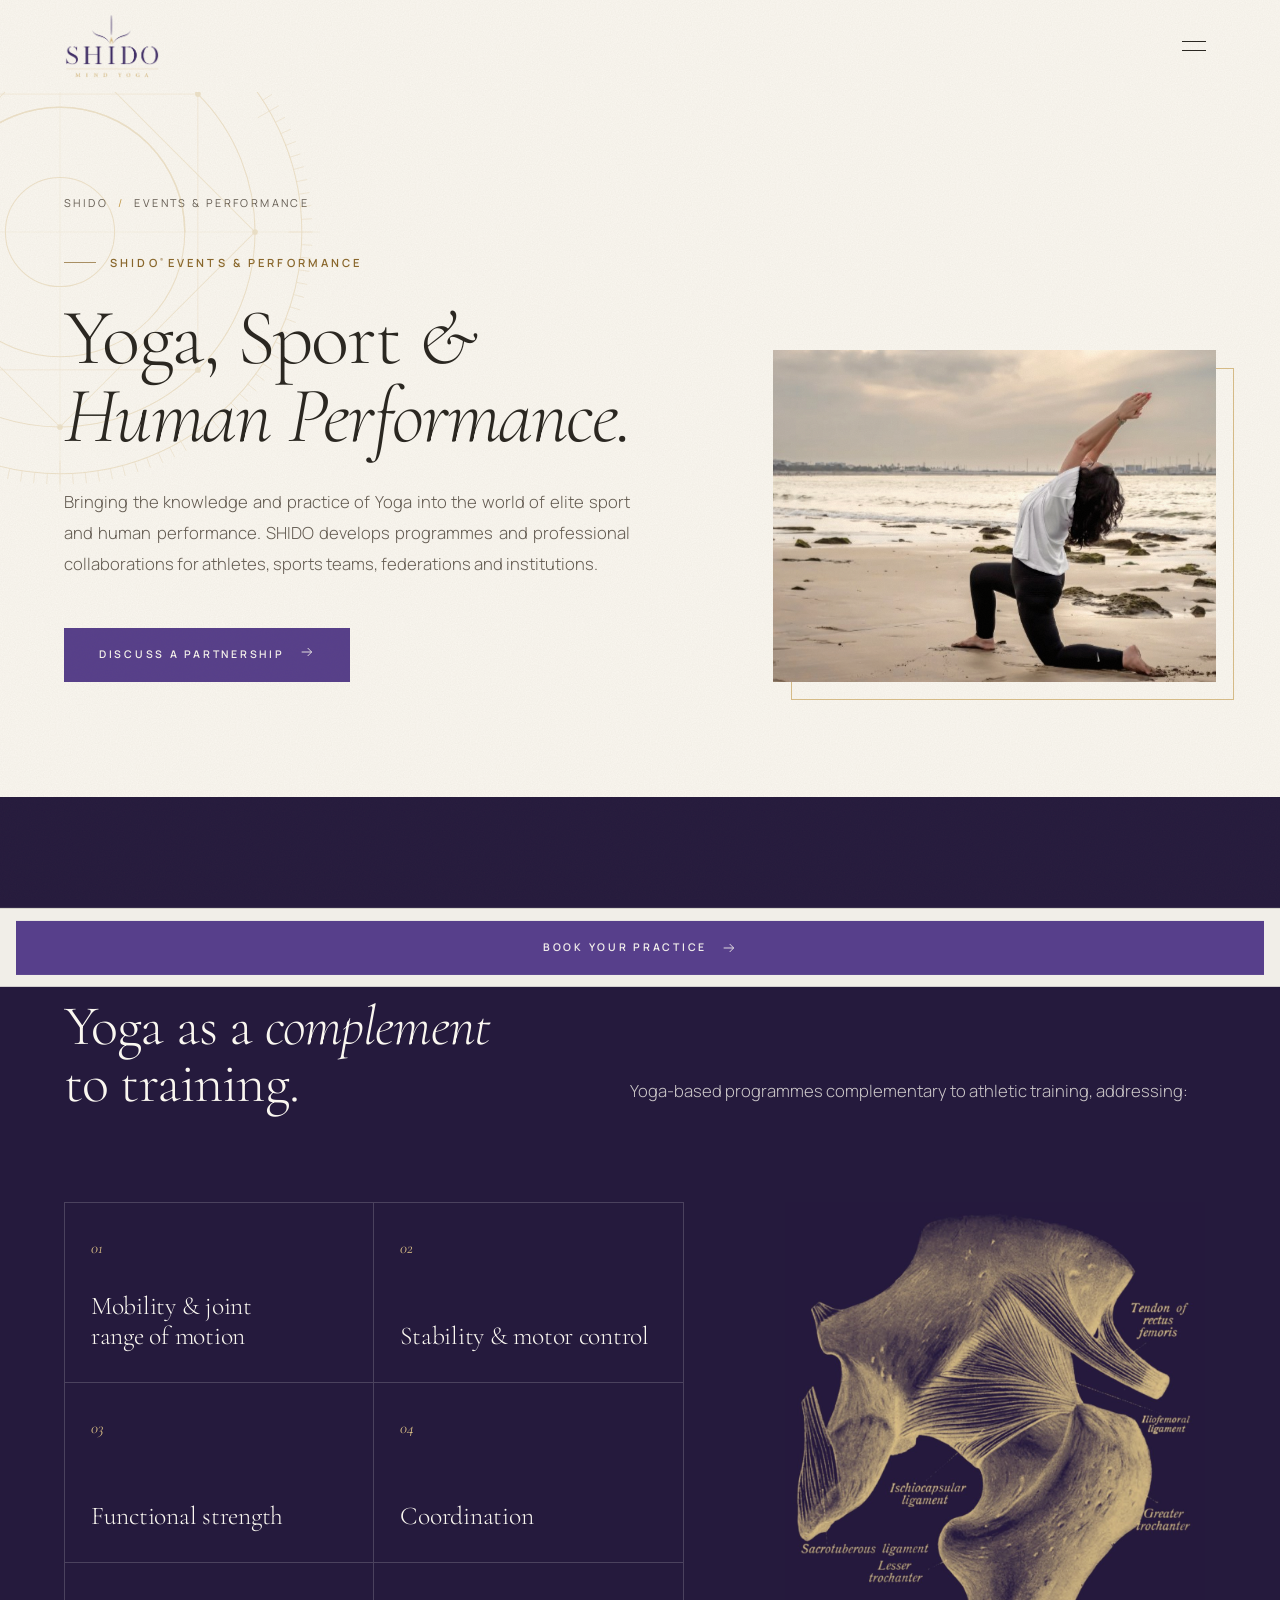
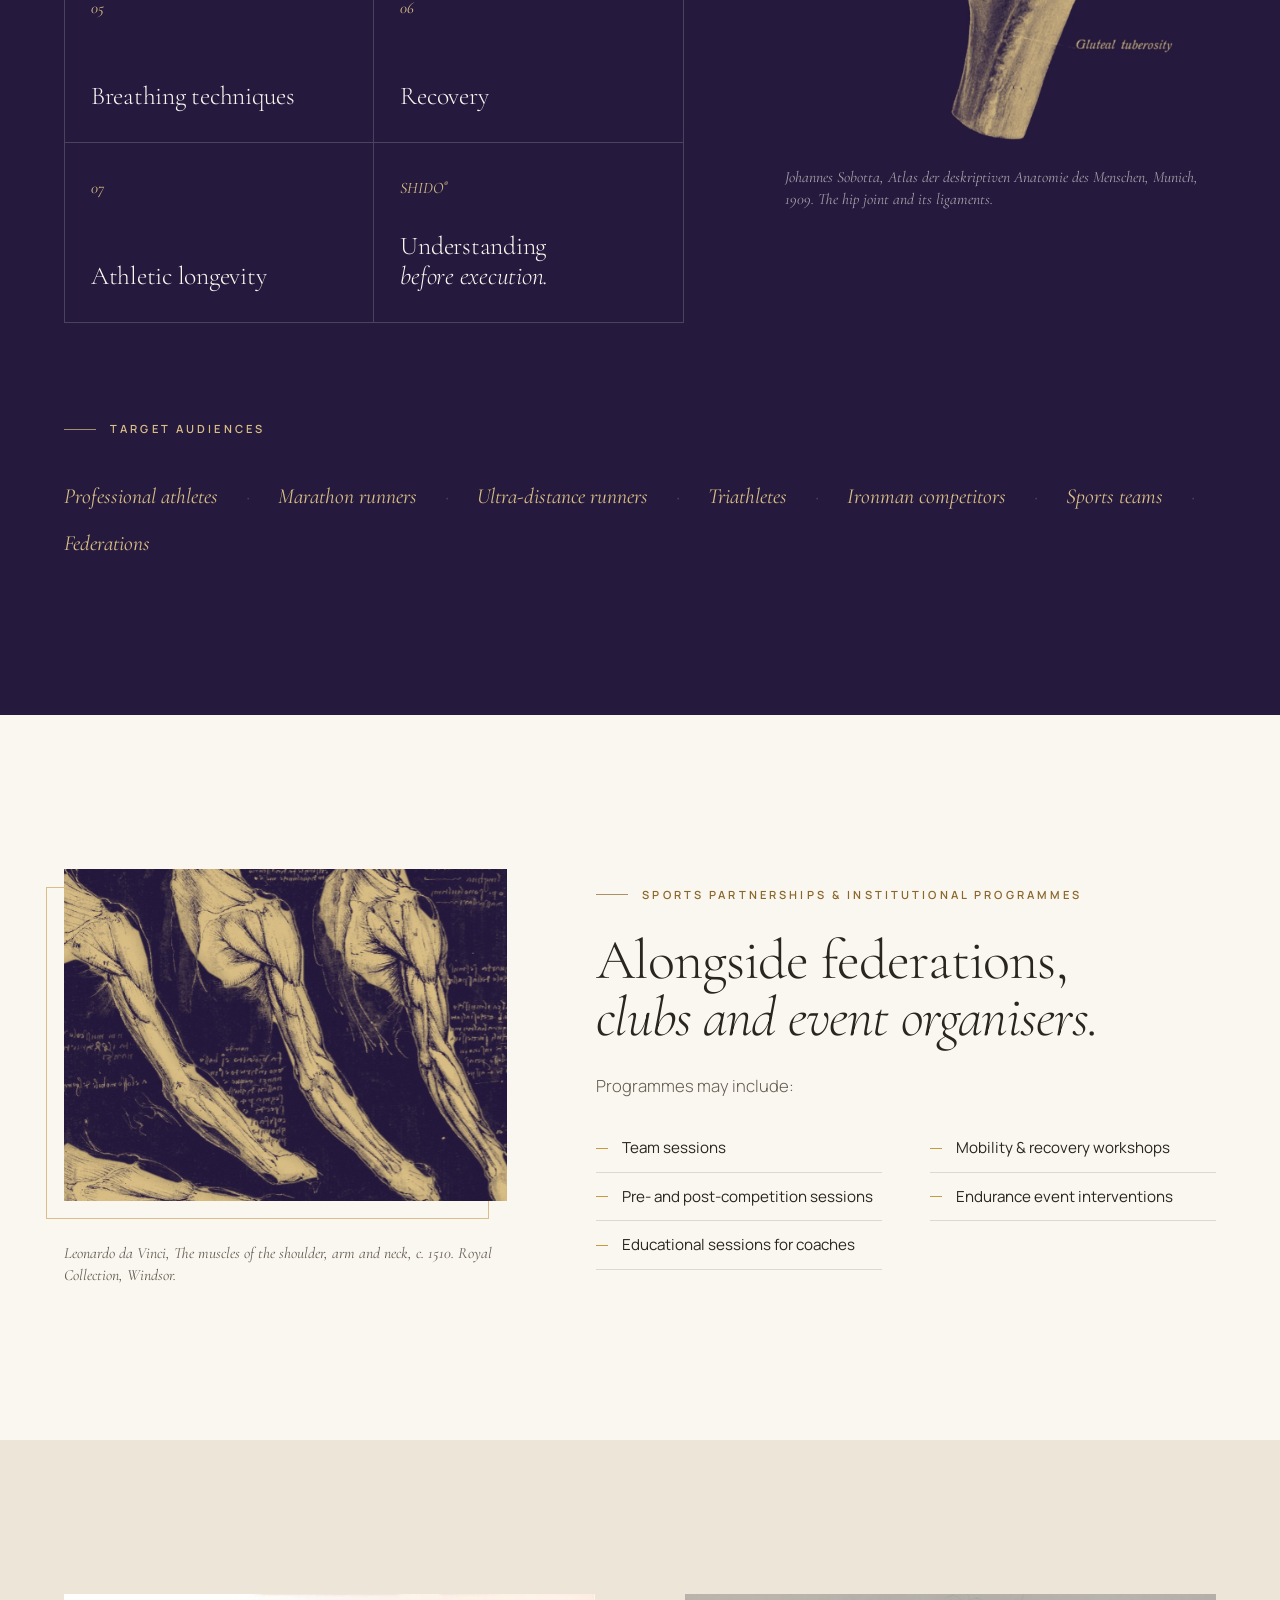
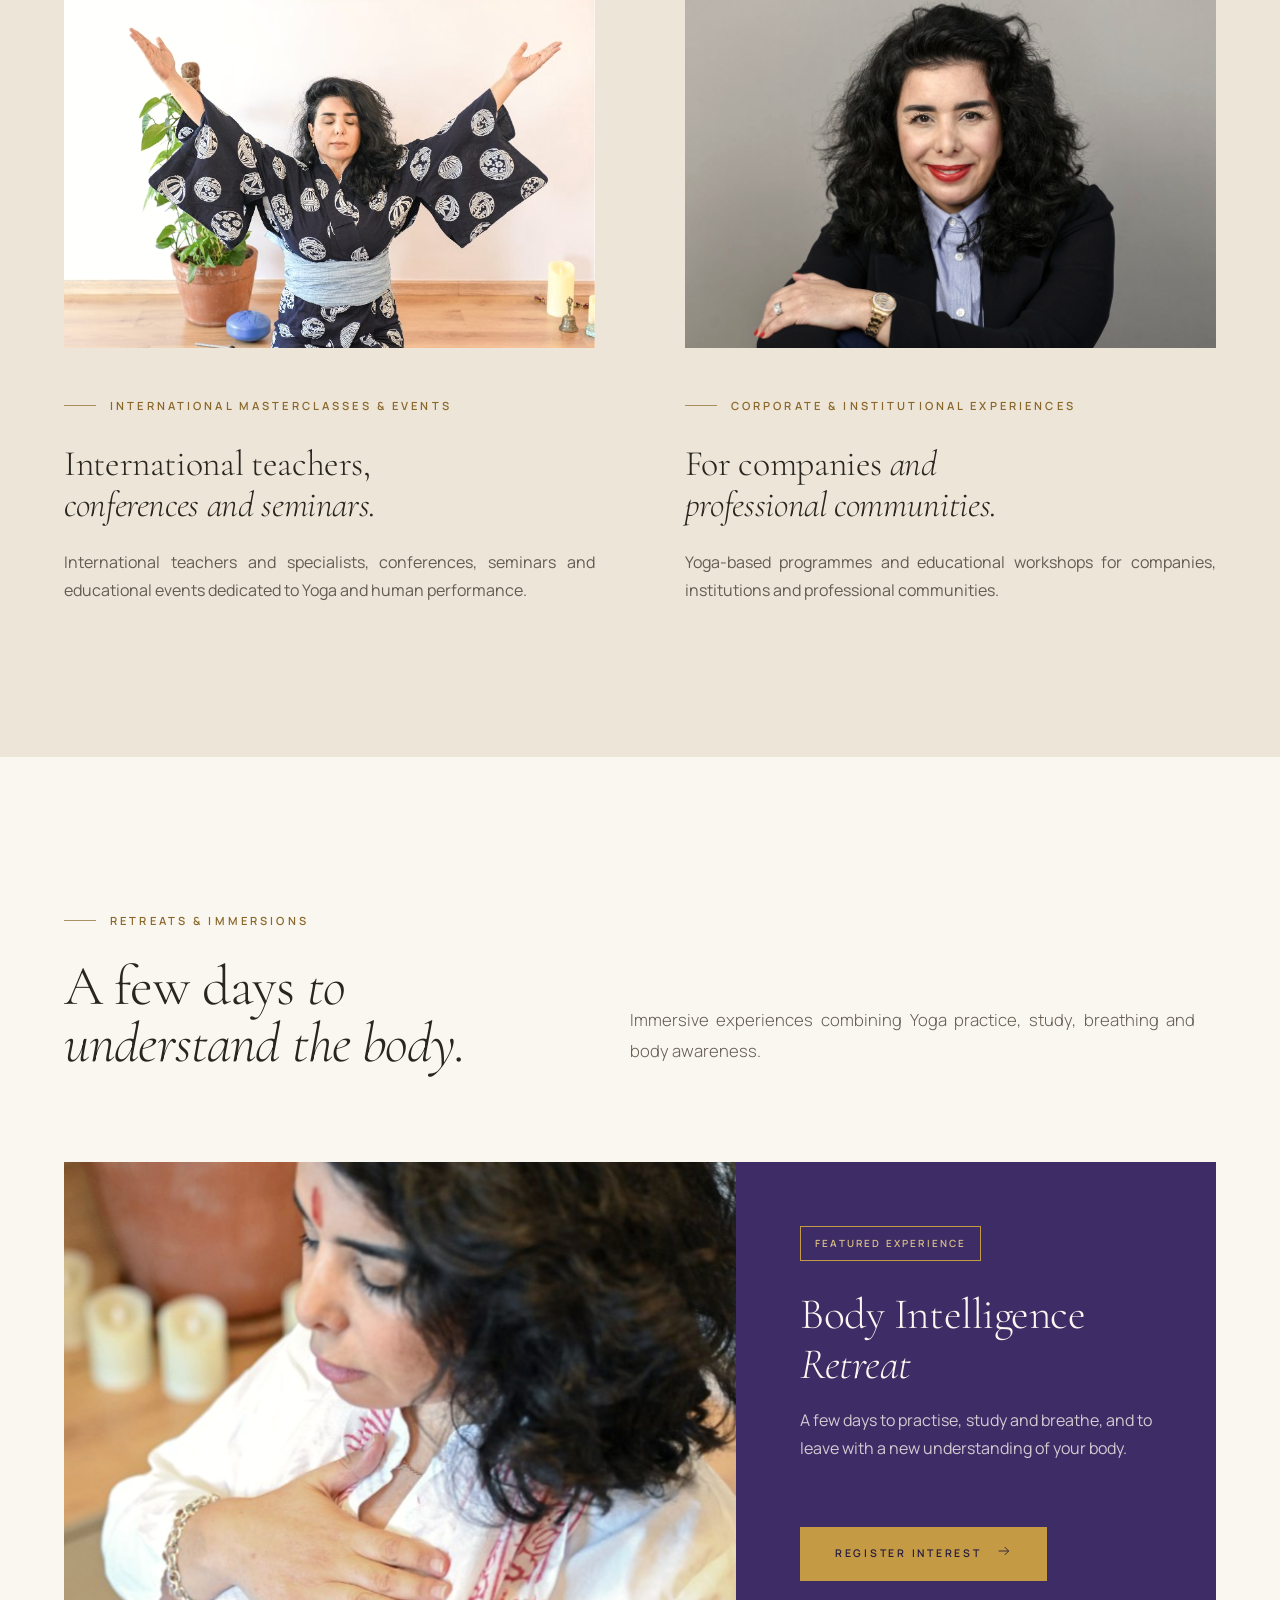
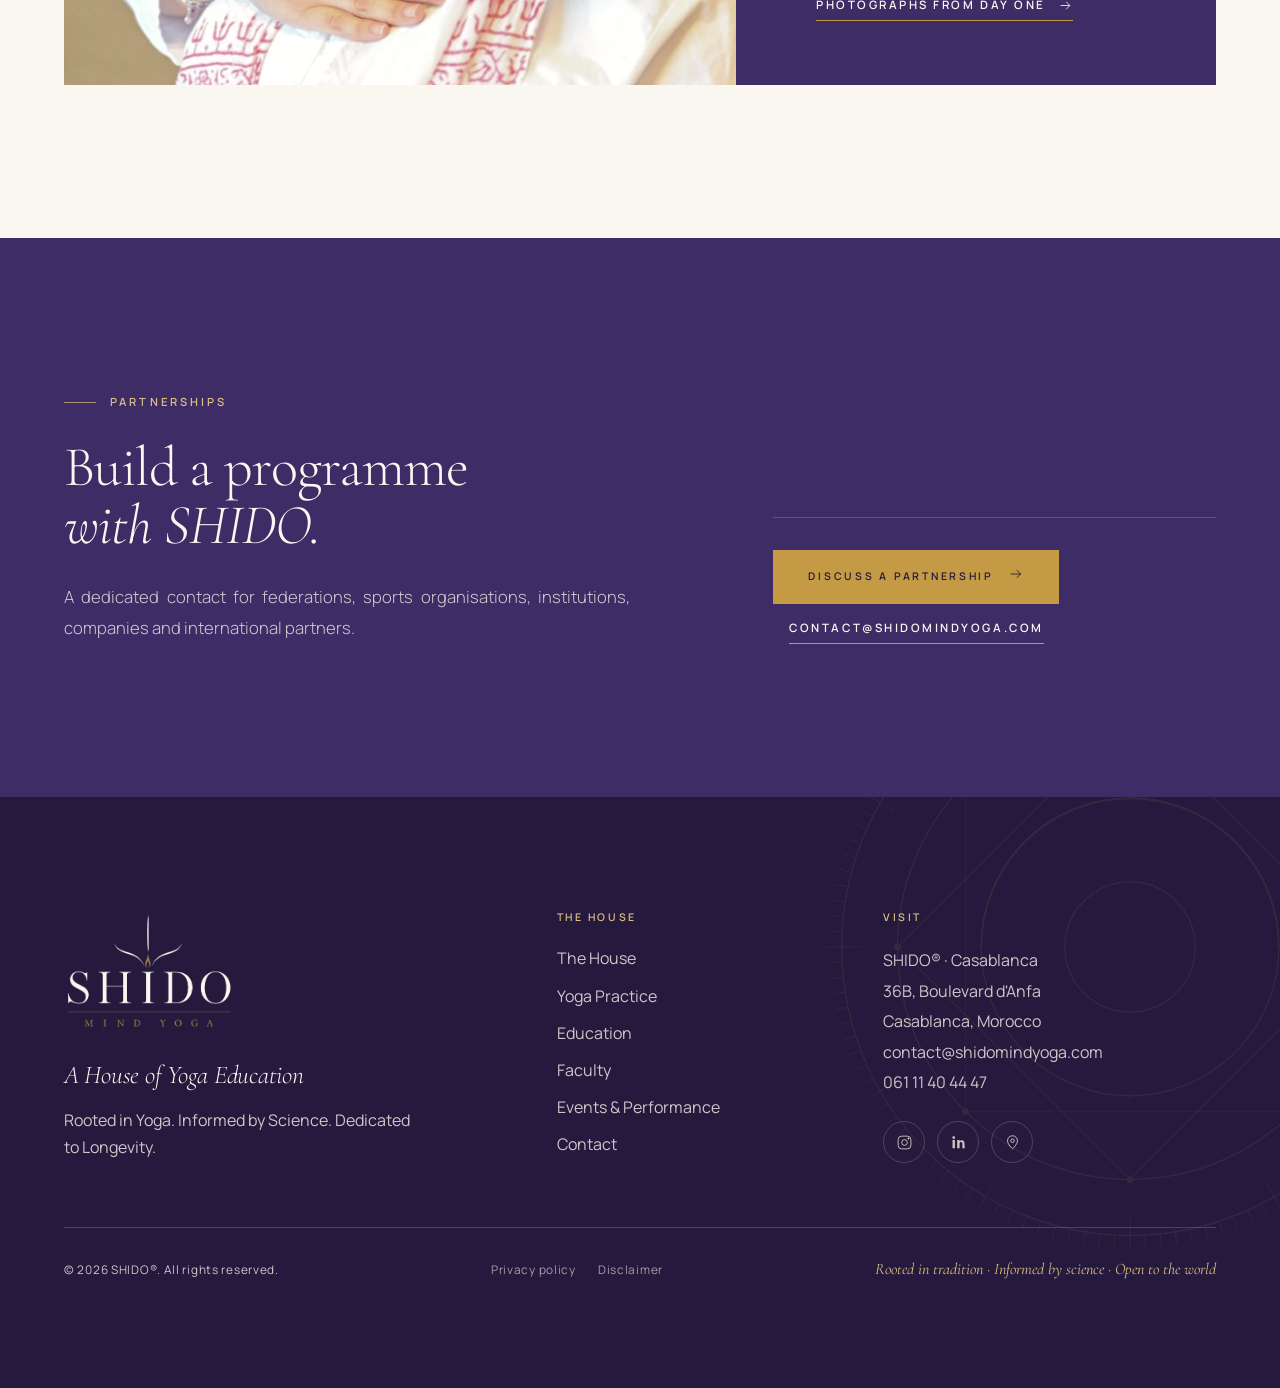
<file: events.html>
<!doctype html>
<html lang="en" class="no-js" data-title-fr="Événements &amp; Performance · SHIDO®" data-title-es="Eventos y Rendimiento · SHIDO®" data-title-it="Eventi e Performance · SHIDO®" data-title-ar="الفعاليات والأداء · SHIDO®">
<head>
<meta charset="utf-8">
<meta name="viewport" content="width=device-width, initial-scale=1">
<meta name="robots" content="noindex, nofollow">
<title>Events &amp; Performance · SHIDO®</title>
<meta name="description" content="Yoga, sport and human performance: SHIDO develops programmes and collaborations for athletes, teams, federations, institutions and companies.">
<meta name="theme-color" content="#3E2C66">
<link rel="icon" href="assets/img/favicon.png">
<link rel="apple-touch-icon" href="assets/img/apple-touch-icon.png">
<link rel="preconnect" href="https://fonts.googleapis.com"><link rel="preconnect" href="https://fonts.gstatic.com" crossorigin>
<link href="https://fonts.googleapis.com/css2?family=Cormorant+Garamond:ital,wght@0,300;0,400;0,500;1,300;1,400&family=Manrope:wght@400;500;600&display=swap" rel="stylesheet">
<link rel="stylesheet" href="assets/css/style.css?v=20261111e">
</head>
<body data-page="events">
<div id="site-header"></div>

<main id="main">

  <section class="page-hero">
    <img class="plate" src="assets/img/plate-orbit.svg" alt="" aria-hidden="true">
    <div class="wrap grid-7-5">
      <div>
        <div class="breadcrumb"><a href="index.html">SHIDO</a><span aria-hidden="true">/</span><span data-fr="Événements &amp; Performance" data-es="Eventos y Rendimiento" data-it="Eventi e Performance" data-ar="الفعاليات والأداء">Events &amp; Performance</span></div>
        <span class="eyebrow">SHIDO<span class="reg">®</span>&nbsp;<span data-fr="Événements &amp; Performance" data-es="Eventos y Rendimiento" data-it="Eventi e Performance" data-ar="الفعاليات والأداء">Events &amp; Performance</span></span>
        <h1 data-fr="Yoga, sport <em>&amp; performance humaine.</em>" data-es="Yoga, deporte <em>y rendimiento humano.</em>" data-it="Yoga, sport <em>e performance umana.</em>" data-ar="اليوغا والرياضة <em>والأداء البشري.</em>">Yoga, Sport <em>&amp; Human Performance.</em></h1>
        <p class="lead" data-fr="Faire entrer le savoir et la pratique du Yoga dans le monde du sport de haut niveau et de la performance humaine. SHIDO développe des programmes et des collaborations professionnelles pour athlètes, équipes, fédérations et institutions." data-es="Llevar el conocimiento y la práctica del Yoga al mundo del deporte de élite y del rendimiento humano. SHIDO desarrolla programas y colaboraciones profesionales para atletas, equipos deportivos, federaciones e instituciones." data-it="Portare la conoscenza e la pratica dello Yoga nel mondo dello sport d'élite e della performance umana. SHIDO sviluppa programmi e collaborazioni professionali per atleti, squadre sportive, federazioni e istituzioni." data-ar="إدخال معرفة اليوغا وممارستها إلى عالم الرياضة النخبوية والأداء البشري. تطوّر SHIDO برامج وتعاونات مهنية للرياضيين والفرق الرياضية والاتحادات والمؤسسات.">Bringing the knowledge and practice of Yoga into the world of elite sport and human performance. SHIDO develops programmes and professional collaborations for athletes, sports teams, federations and institutions.</p>
        <div class="btn-row">
          <a class="btn" href="contact.html?topic=events"><span data-fr="Discuter d'un partenariat" data-es="Hablemos de una colaboración" data-it="Parliamo di una collaborazione" data-ar="ناقش شراكة">Discuss a Partnership</span><span data-arrow></span></a>
        </div>
      </div>
      <figure class="hero-figure framed img-reveal">
        <img src="assets/img/photos/mounia-beach-lunge.jpg" alt="A low lunge on the beach at dusk" width="810" height="540" fetchpriority="high">
      </figure>
    </div>
  </section>

  <!-- ELITE SPORTS -->
  <section class="section bg-ink on-dark" aria-labelledby="elite-title">
    <div class="wrap">
      <div class="section-head">
        <div>
          <span class="eyebrow reveal" data-fr="Performance sportive d'élite" data-es="Rendimiento deportivo de élite" data-it="Performance sportiva d'élite" data-ar="الأداء الرياضي النخبوي">Elite Sports Performance</span>
          <h2 id="elite-title" class="reveal" data-fr="Le Yoga, <em>complément</em> de l'entraînement." data-es="El Yoga como <em>complemento</em> del entrenamiento." data-it="Lo Yoga come <em>complemento</em> dell'allenamento." data-ar="اليوغا <em>مكمّلًا</em> للتدريب.">Yoga as a <em>complement</em> to training.</h2>
        </div>
        <p class="lead reveal d1" data-fr="Des programmes fondés sur le Yoga, complémentaires à l'entraînement athlétique, qui travaillent :" data-es="Programas basados en el Yoga, complementarios al entrenamiento atlético, que abordan:" data-it="Programmi basati sullo Yoga, complementari all'allenamento atletico, che affrontano:" data-ar="برامج قائمة على اليوغا مكمّلة للتدريب الرياضي، تتناول:">Yoga-based programmes complementary to athletic training, addressing:</p>
      </div>
      <div class="grid-7-5 top">
        <div class="focus-grid two reveal">
          <div><span class="n">01</span><h4 data-fr="Mobilité &amp; amplitude articulaire" data-es="Movilidad y amplitud articular" data-it="Mobilità e ampiezza articolare" data-ar="الحركية ومدى حركة المفاصل">Mobility &amp; joint range of motion</h4></div>
          <div><span class="n">02</span><h4 data-fr="Stabilité &amp; contrôle moteur" data-es="Estabilidad y control motor" data-it="Stabilità e controllo motorio" data-ar="الثبات والتحكّم الحركي">Stability &amp; motor control</h4></div>
          <div><span class="n">03</span><h4 data-fr="Force fonctionnelle" data-es="Fuerza funcional" data-it="Forza funzionale" data-ar="القوة الوظيفية">Functional strength</h4></div>
          <div><span class="n">04</span><h4 data-fr="Coordination" data-es="Coordinación" data-it="Coordinazione" data-ar="التناسق">Coordination</h4></div>
          <div><span class="n">05</span><h4 data-fr="Techniques respiratoires" data-es="Técnicas de respiración" data-it="Tecniche di respirazione" data-ar="تقنيات التنفّس">Breathing techniques</h4></div>
          <div><span class="n">06</span><h4 data-fr="Récupération" data-es="Recuperación" data-it="Recupero" data-ar="التعافي">Recovery</h4></div>
          <div><span class="n">07</span><h4 data-fr="Longévité athlétique" data-es="Longevidad atlética" data-it="Longevità atletica" data-ar="طول العمر الرياضي">Athletic longevity</h4></div>
          <div><span class="n">SHIDO<span class="reg">®</span></span><h4 data-fr="Comprendre <em>avant d'exécuter.</em>" data-es="Comprender <em>antes de ejecutar.</em>" data-it="Comprendere <em>prima di eseguire.</em>" data-ar="الفهم <em>قبل التنفيذ.</em>">Understanding <em>before execution.</em></h4></div>
        </div>
        <figure class="plate-fig float reveal d1" style="justify-self:center">
          <img src="assets/img/plates/sobotta-hip-ink.jpg" alt="Labelled anatomical plate of the hip joint and its ligaments, 1909" loading="lazy" width="1071" height="1400">
          <figcaption class="plate-cap" data-fr="Johannes Sobotta, <i>Atlas der deskriptiven Anatomie des Menschen</i>, Munich, 1909. L'articulation de la hanche et ses ligaments." data-es="Johannes Sobotta, <i>Atlas der deskriptiven Anatomie des Menschen</i>, Múnich, 1909. La articulación de la cadera y sus ligamentos." data-it="Johannes Sobotta, <i>Atlas der deskriptiven Anatomie des Menschen</i>, Monaco di Baviera, 1909. L'articolazione dell'anca e i suoi legamenti." data-ar="يوهانس زوبوتا، <i>Atlas der deskriptiven Anatomie des Menschen</i>، ميونخ، 1909. مفصل الورك وأربطته.">Johannes Sobotta, <i>Atlas der deskriptiven Anatomie des Menschen</i>, Munich, 1909. The hip joint and its ligaments.</figcaption>
        </figure>
      </div>
      <p class="eyebrow reveal mt-7 mb-0" data-fr="Publics" data-es="Destinatarios" data-it="A chi si rivolge" data-ar="الفئات المستهدفة">Target audiences</p>
      <div class="audiences reveal d1 mt-2">
        <span data-fr="Athlètes professionnels" data-es="Atletas profesionales" data-it="Atleti professionisti" data-ar="رياضيون محترفون">Professional athletes</span>
        <span data-fr="Marathoniens" data-es="Maratonianos" data-it="Maratoneti" data-ar="عدّاؤو الماراثون">Marathon runners</span>
        <span data-fr="Coureurs d'ultra-distance" data-es="Corredores de ultradistancia" data-it="Ultramaratoneti" data-ar="عدّاؤو المسافات الفائقة">Ultra-distance runners</span>
        <span data-fr="Triathlètes" data-es="Triatletas" data-it="Triatleti" data-ar="رياضيو الترياثلون">Triathletes</span>
        <span data-fr="Compétiteurs Ironman" data-es="Competidores de Ironman" data-it="Concorrenti Ironman" data-ar="متسابقو الآيرونمان">Ironman competitors</span>
        <span data-fr="Équipes sportives" data-es="Equipos deportivos" data-it="Squadre sportive" data-ar="فرق رياضية">Sports teams</span>
        <span data-fr="Fédérations" data-es="Federaciones" data-it="Federazioni" data-ar="اتحادات">Federations</span>
      </div>
    </div>
  </section>

  <!-- PARTNERSHIPS & INSTITUTIONAL -->
  <section class="section" aria-labelledby="partners-title">
    <div class="wrap grid-5-7">
      <figure class="partner-plate">
        <div class="framed left img-reveal">
          <img class="ratio-43" src="assets/img/plates/leonardo-arm-muscles-ink.jpg" alt="Leonardo da Vinci's pen and ink study of the muscles of the shoulder and arm, shown in three positions" loading="lazy" width="1160" height="870">
        </div>
        <figcaption class="plate-cap" data-fr="Léonard de Vinci, <i>Les muscles de l'épaule, du bras et du cou</i>, vers 1510. Royal Collection, Windsor." data-es="Leonardo da Vinci, <i>Los músculos del hombro, el brazo y el cuello</i>, hacia 1510. Royal Collection, Windsor." data-it="Leonardo da Vinci, <i>I muscoli della spalla, del braccio e del collo</i>, 1510 circa. Royal Collection, Windsor." data-ar="ليوناردو دا فينشي، <i>عضلات الكتف والذراع والعنق</i>، نحو عام 1510. المجموعة الملكية، وندسور.">Leonardo da Vinci, <i>The muscles of the shoulder, arm and neck</i>, c. 1510. Royal Collection, Windsor.</figcaption>
      </figure>
      <div>
        <span class="eyebrow reveal" data-fr="Partenariats sportifs &amp; programmes institutionnels" data-es="Alianzas deportivas y programas institucionales" data-it="Partnership sportive e programmi istituzionali" data-ar="الشراكات الرياضية والبرامج المؤسسية">Sports Partnerships &amp; Institutional Programmes</span>
        <h2 class="reveal" id="partners-title" data-fr="Aux côtés des fédérations, <em>des clubs et des organisateurs.</em>" data-es="Junto a federaciones, <em>clubes y organizadores de eventos.</em>" data-it="Al fianco di federazioni, <em>club e organizzatori di eventi.</em>" data-ar="إلى جانب الاتحادات <em>والأندية ومنظّمي الفعاليات.</em>">Alongside federations, <em>clubs and event organisers.</em></h2>
        <p class="lead reveal d1 mt-3" data-fr="Les programmes peuvent inclure :" data-es="Los programas pueden incluir:" data-it="I programmi possono includere:" data-ar="يمكن أن تشمل البرامج:">Programmes may include:</p>
        <ul class="checklist split-list reveal d2">
          <li data-fr="Séances d'équipe" data-es="Sesiones de equipo" data-it="Sessioni di squadra" data-ar="حصص جماعية للفرق">Team sessions</li>
          <li data-fr="Ateliers mobilité &amp; récupération" data-es="Talleres de movilidad y recuperación" data-it="Workshop di mobilità e recupero" data-ar="ورشات الحركية والتعافي">Mobility &amp; recovery workshops</li>
          <li data-fr="Séances pré- et post-compétition" data-es="Sesiones antes y después de la competición" data-it="Sessioni prima e dopo la gara" data-ar="حصص قبل المنافسة وبعدها">Pre- and post-competition sessions</li>
          <li data-fr="Interventions sur épreuves d'endurance" data-es="Intervenciones en pruebas de resistencia" data-it="Interventi nelle gare di endurance" data-ar="تدخلات في فعاليات التحمّل">Endurance event interventions</li>
          <li data-fr="Sessions de formation pour entraîneurs" data-es="Sesiones formativas para entrenadores" data-it="Sessioni formative per allenatori" data-ar="حصص تعليمية للمدرّبين">Educational sessions for coaches</li>
        </ul>
      </div>
    </div>
  </section>

  <!-- MASTERCLASSES + CORPORATE -->
  <section class="section bg-stone" aria-labelledby="mc-title">
    <div class="wrap">
      <div class="grid-2 top">
        <div class="reveal">
          <img class="ratio-32" src="assets/img/photos/mounia-arms-wide-kimono.jpg" alt="Mounia with arms open wide, demonstrating a breathing movement" loading="lazy" width="810" height="579">
          <span class="eyebrow mt-5" data-fr="Masterclasses &amp; événements internationaux" data-es="Masterclasses y eventos internacionales" data-it="Masterclass ed eventi internazionali" data-ar="دروس متقدمة وفعاليات دولية">International Masterclasses &amp; Events</span>
          <h3 id="mc-title" class="h3-light" data-fr="Enseignants internationaux, <em>conférences et séminaires.</em>" data-es="Profesores internacionales, <em>conferencias y seminarios.</em>" data-it="Insegnanti internazionali, <em>conferenze e seminari.</em>" data-ar="معلّمون دوليون، <em>ومؤتمرات وندوات.</em>">International teachers, <em>conferences and seminars.</em></h3>
          <p class="muted mt-3" data-fr="Des enseignants et spécialistes internationaux, des conférences, séminaires et événements éducatifs dédiés au Yoga et à la performance humaine." data-es="Profesores y especialistas internacionales, conferencias, seminarios y eventos educativos dedicados al Yoga y al rendimiento humano." data-it="Insegnanti e specialisti internazionali, conferenze, seminari ed eventi formativi dedicati allo Yoga e alla performance umana." data-ar="معلّمون ومتخصصون دوليون، ومؤتمرات وندوات وفعاليات تعليمية مكرّسة لليوغا والأداء البشري.">International teachers and specialists, conferences, seminars and educational events dedicated to Yoga and human performance.</p>
        </div>
        <div class="reveal d1">
          <img class="ratio-32" src="assets/img/photos/mounia-blazer-portrait.jpg" alt="Mounia in a dark blazer, seated against a grey backdrop" loading="lazy" width="1080" height="833" style="object-position:50% 25%">
          <span class="eyebrow mt-5" data-fr="Expériences entreprises &amp; institutions" data-es="Experiencias para empresas e instituciones" data-it="Esperienze per aziende e istituzioni" data-ar="تجارب للشركات والمؤسسات">Corporate &amp; Institutional Experiences</span>
          <h3 class="h3-light" data-fr="Pour les entreprises <em>et les communautés professionnelles.</em>" data-es="Para empresas <em>y comunidades profesionales.</em>" data-it="Per le aziende <em>e le comunità professionali.</em>" data-ar="للشركات <em>والمجتمعات المهنية.</em>">For companies <em>and professional communities.</em></h3>
          <p class="muted mt-3" data-fr="Des programmes fondés sur le Yoga et des ateliers éducatifs pour entreprises, institutions et communautés professionnelles." data-es="Programas basados en el Yoga y talleres educativos para empresas, instituciones y comunidades profesionales." data-it="Programmi basati sullo Yoga e workshop formativi per aziende, istituzioni e comunità professionali." data-ar="برامج قائمة على اليوغا وورشات تعليمية للشركات والمؤسسات والمجتمعات المهنية.">Yoga-based programmes and educational workshops for companies, institutions and professional communities.</p>
        </div>
      </div>
    </div>
  </section>

  <!-- RETREAT FEATURE -->
  <section class="section" aria-labelledby="retreat-title">
    <div class="wrap">
      <div class="section-head">
        <div>
          <span class="eyebrow reveal" data-fr="Retraites &amp; immersions" data-es="Retiros e inmersiones" data-it="Ritiri e immersioni" data-ar="خلوات وتجارب غامرة">Retreats &amp; Immersions</span>
          <h2 class="reveal" data-fr="Quelques jours <em>pour comprendre le corps.</em>" data-es="Unos días <em>para comprender el cuerpo.</em>" data-it="Qualche giorno <em>per comprendere il corpo.</em>" data-ar="بضعة أيام <em>لفهم الجسد.</em>">A few days <em>to understand the body.</em></h2>
        </div>
        <p class="lead reveal d1" data-fr="Des expériences immersives associant pratique du Yoga, étude, respiration et conscience corporelle." data-es="Experiencias inmersivas que combinan práctica de Yoga, estudio, respiración y conciencia corporal." data-it="Esperienze immersive che uniscono pratica dello Yoga, studio, respirazione e consapevolezza corporea." data-ar="تجارب غامرة تجمع بين ممارسة اليوغا والدراسة والتنفّس والوعي الجسدي.">Immersive experiences combining Yoga practice, study, breathing and body awareness.</p>
      </div>
      <article class="feature reveal">
        <div class="f-media"><img src="assets/img/photos/mounia-hand-on-heart.jpg" alt="Mounia with a hand on her heart, eyes lowered" loading="lazy" width="720" height="1080" style="object-position:50% 30%"></div>
        <div class="f-body on-dark">
          <span class="badge" data-fr="Expérience phare" data-es="Experiencia destacada" data-it="Esperienza in evidenza" data-ar="تجربة مميزة">Featured experience</span>
          <h3 id="retreat-title">Body Intelligence <em>Retreat</em></h3>
          <p data-fr="Quelques jours pour pratiquer, étudier et respirer, et repartir avec une compréhension nouvelle de votre corps." data-es="Unos días para practicar, estudiar y respirar, y volver con una nueva comprensión de su cuerpo." data-it="Qualche giorno per praticare, studiare e respirare, e tornare con una nuova comprensione del proprio corpo." data-ar="بضعة أيام للممارسة والدراسة والتنفّس، والعودة بفهمٍ جديد لجسدك.">A few days to practise, study and breathe, and to leave with a new understanding of your body.</p>
          <div class="btn-row">
            <a class="btn gold" href="contact.html?topic=events"><span data-fr="Manifester mon intérêt" data-es="Registrar interés" data-it="Registrare l'interesse" data-ar="سجّل اهتمامك">Register interest</span><span data-arrow></span></a>
            <a class="link-arrow" href="index.html#retreat-gallery" data-arrow><span data-fr="Photographies du premier jour" data-es="Fotografías del primer día" data-it="Fotografie del primo giorno" data-ar="صور اليوم الأول">Photographs from day one</span></a>
          </div>
        </div>
      </article>
    </div>
  </section>

  <!-- PARTNERSHIP CTA -->
  <section class="section bg-violet on-dark" aria-labelledby="cta-title">
    <div class="wrap cta-split">
      <div>
        <span class="eyebrow reveal" data-fr="Partenariats" data-es="Colaboraciones" data-it="Collaborazioni" data-ar="الشراكات">Partnerships</span>
        <h2 id="cta-title" class="reveal" data-fr="Construire un programme <em>avec SHIDO.</em>" data-es="Construya un programa <em>con SHIDO.</em>" data-it="Costruite un programma <em>con SHIDO.</em>" data-ar="ابنِ برنامجًا <em>مع SHIDO.</em>">Build a programme <em>with SHIDO.</em></h2>
        <p class="lead reveal d1" data-fr="Un contact dédié aux fédérations, organisations sportives, institutions, entreprises et partenaires internationaux." data-es="Un contacto dedicado a federaciones, organizaciones deportivas, instituciones, empresas y socios internacionales." data-it="Un contatto dedicato a federazioni, organizzazioni sportive, istituzioni, aziende e partner internazionali." data-ar="جهة اتصال مخصصة للاتحادات والمنظمات الرياضية والمؤسسات والشركات والشركاء الدوليين.">A dedicated contact for federations, sports organisations, institutions, companies and international partners.</p>
      </div>
      <div class="cta-aside reveal d2">
        <div class="btn-row">
          <a class="btn gold" href="contact.html?topic=events"><span data-fr="Discuter d'un partenariat" data-es="Hablemos de una colaboración" data-it="Parliamo di una collaborazione" data-ar="ناقش شراكة">Discuss a Partnership</span><span data-arrow></span></a>
          <a class="link-arrow" href="mailto:contact@shidomindyoga.com">contact@shidomindyoga.com</a>
        </div>
      </div>
    </div>
  </section>

</main>

<div id="site-footer"></div>
<script src="assets/js/main.js?v=20261111e"></script>
</body>
</html>
</file>
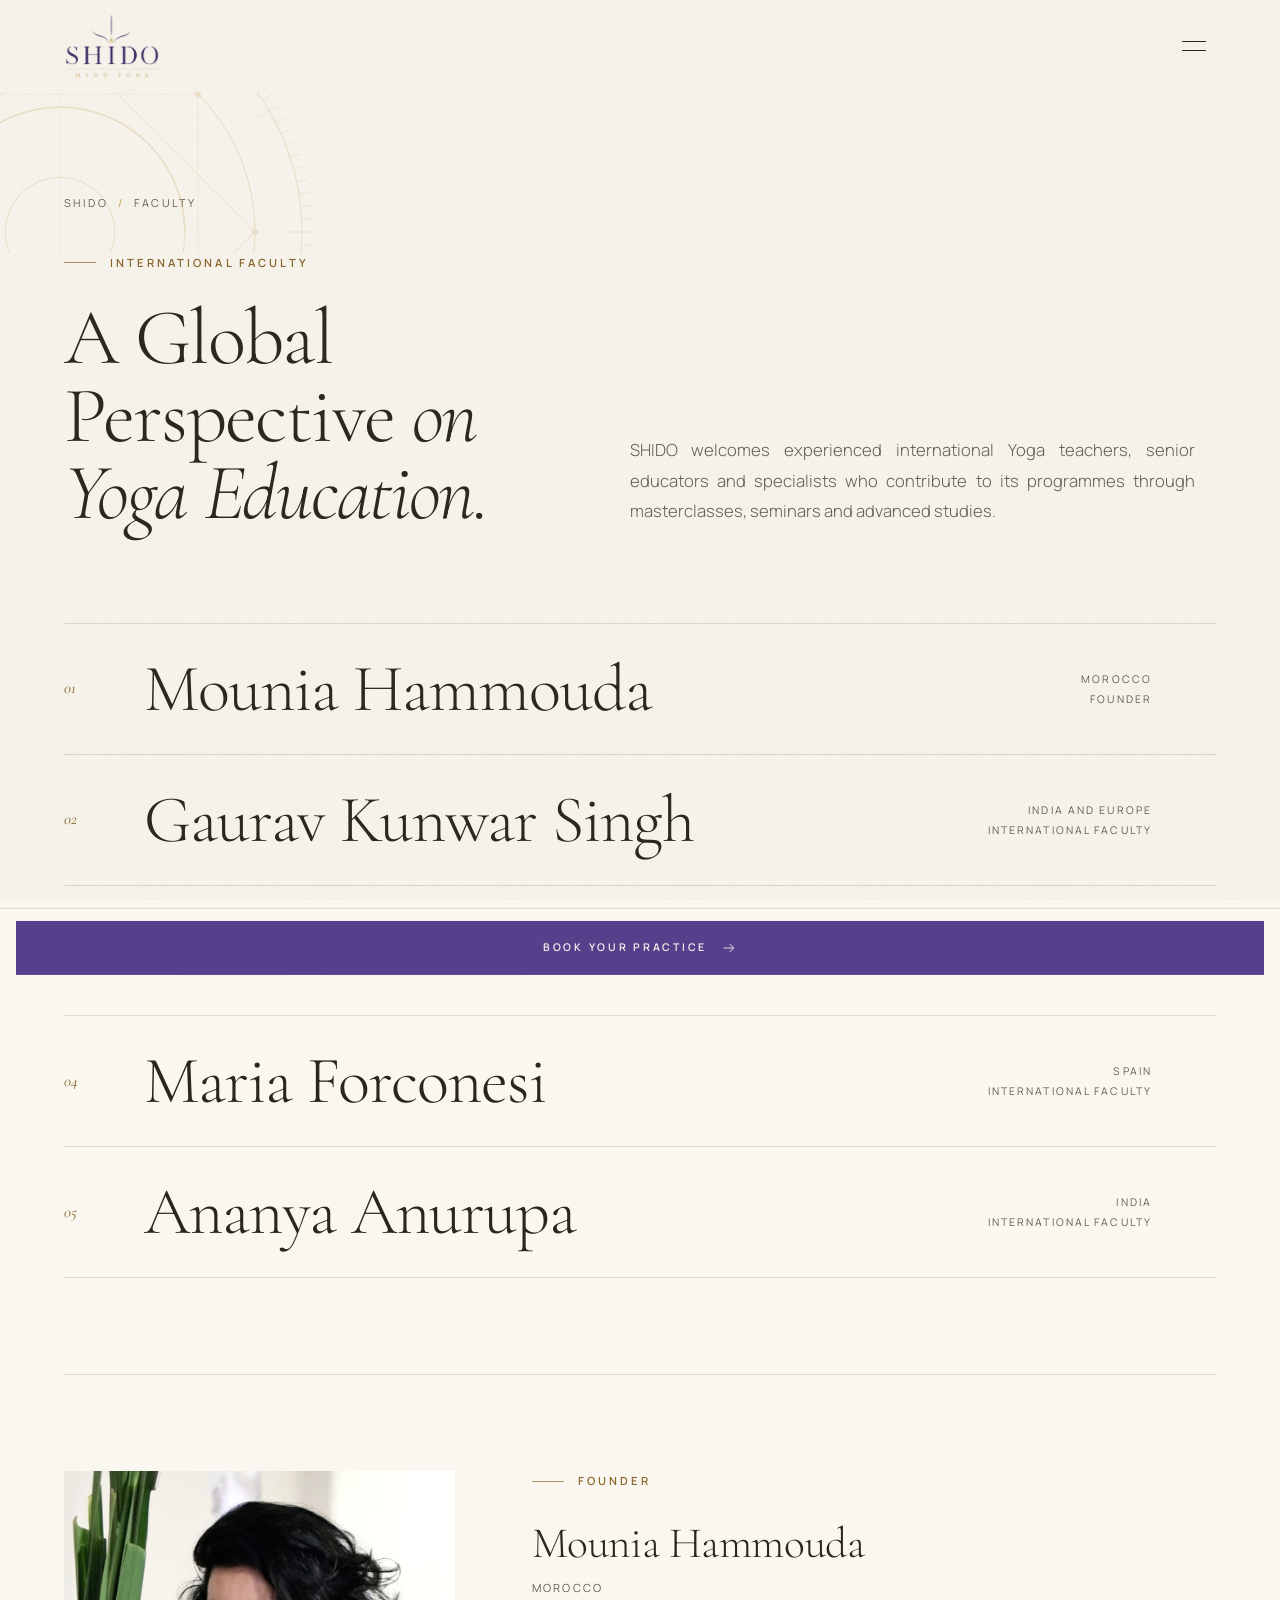
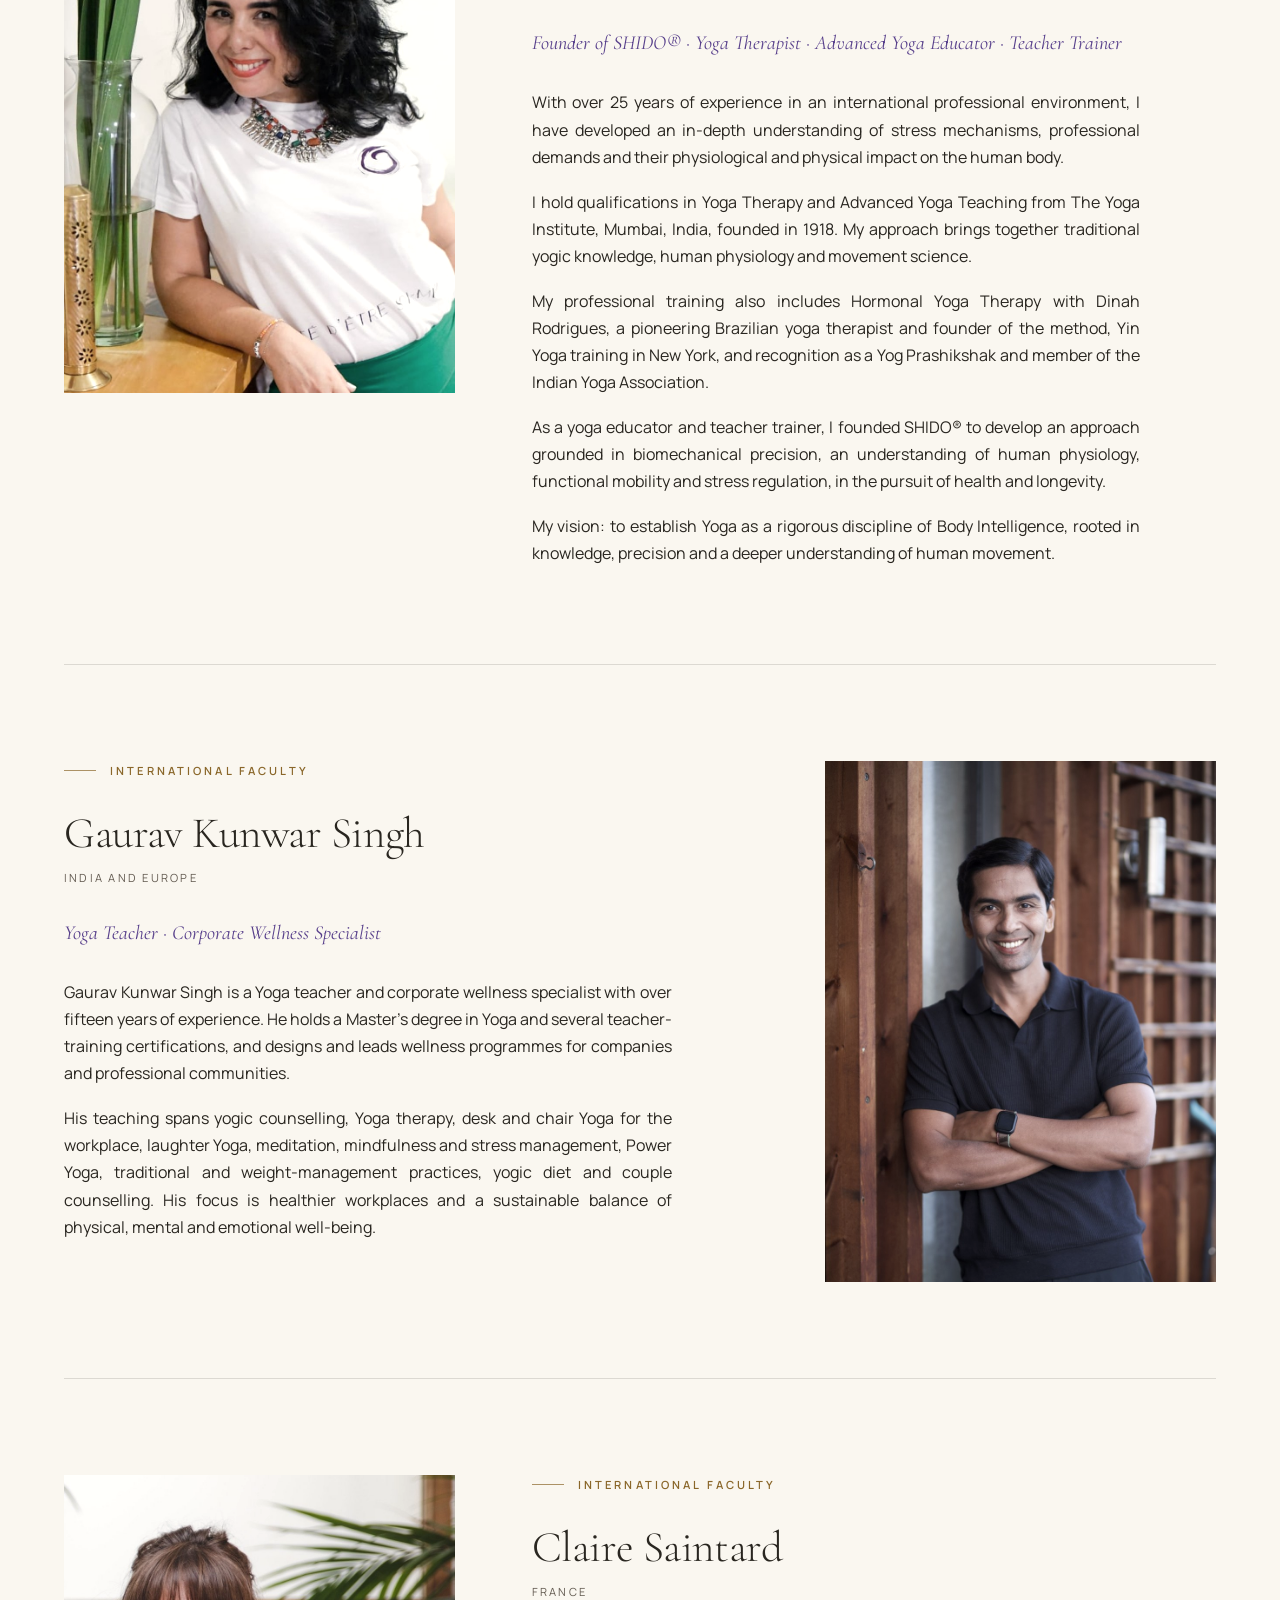
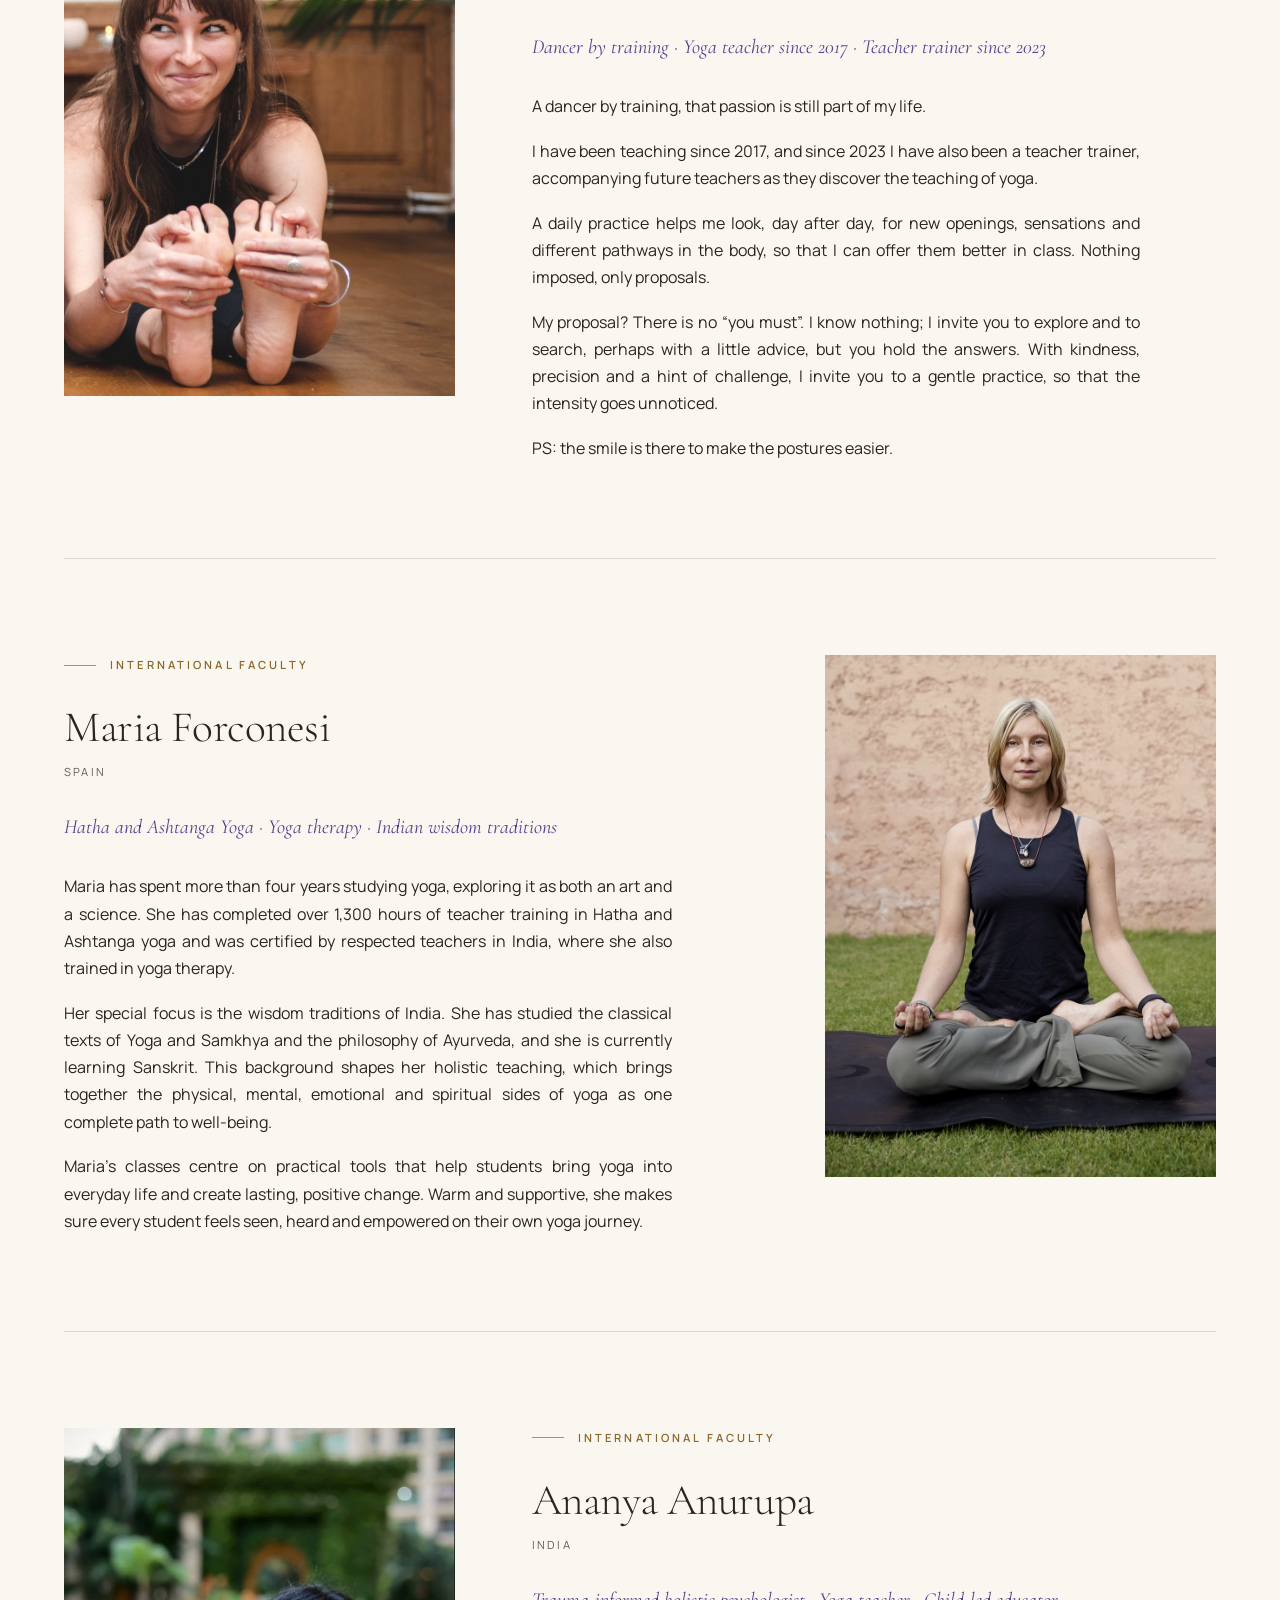
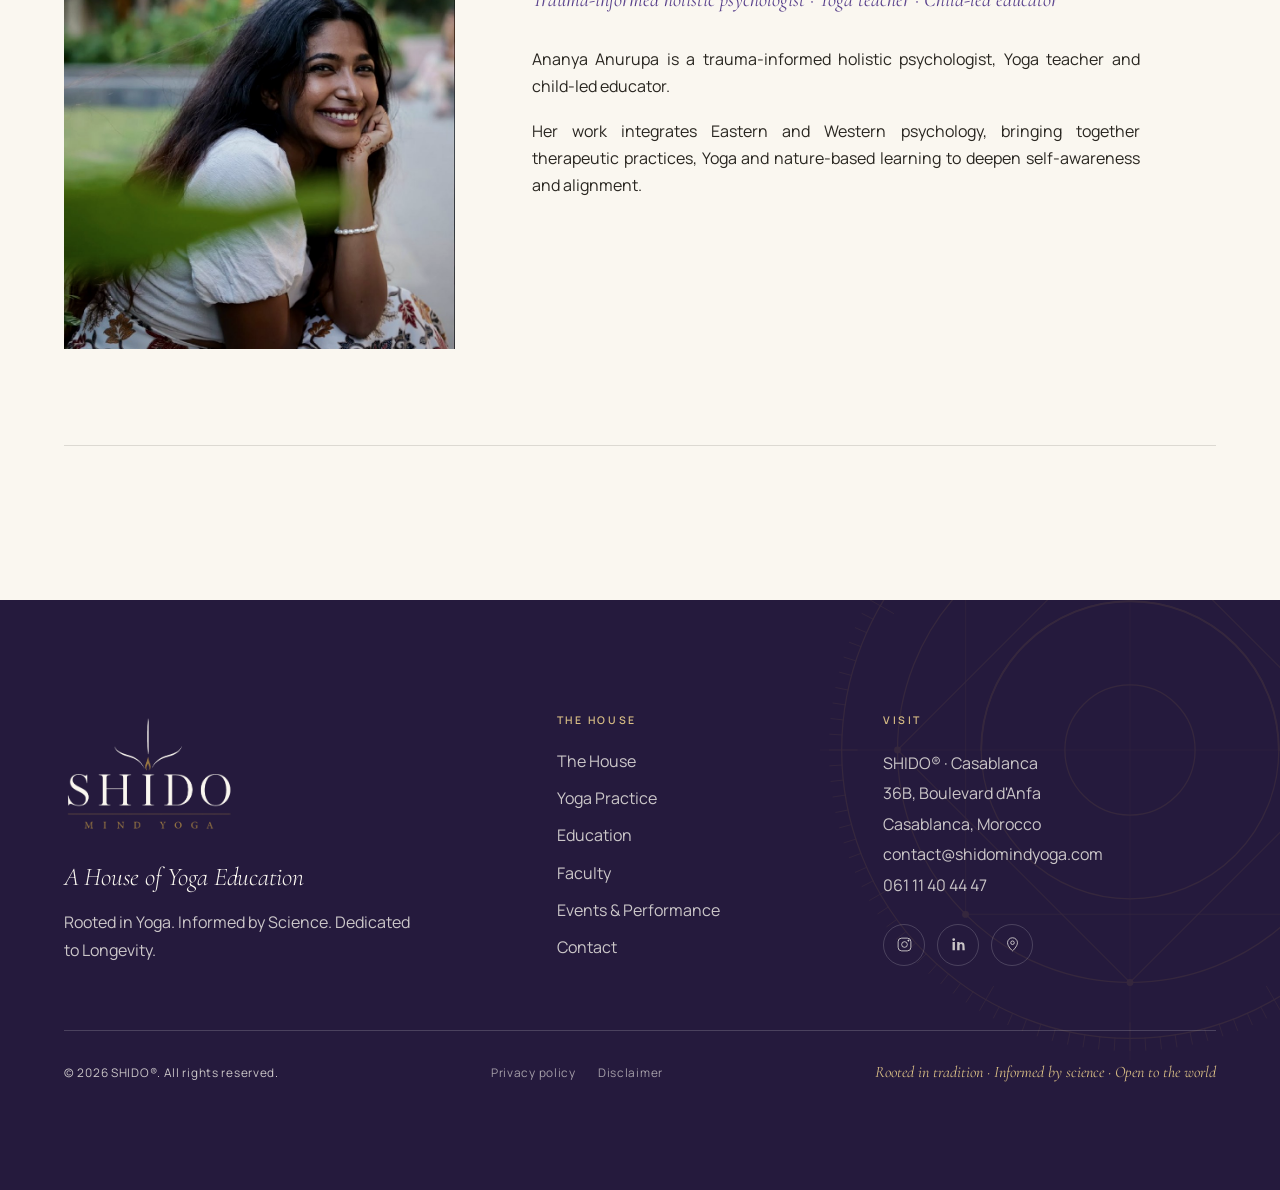
<file: faculty.html>
<!doctype html>
<html lang="en" class="no-js" data-title-fr="Corps enseignant · SHIDO®" data-title-es="Profesorado · SHIDO®" data-title-it="Corpo docente · SHIDO®" data-title-ar="هيئة التدريس · SHIDO®">
<head>
<meta charset="utf-8">
<meta name="viewport" content="width=device-width, initial-scale=1">
<meta name="robots" content="noindex, nofollow">
<title>Faculty · SHIDO®</title>
<meta name="description" content="The SHIDO® international faculty: Mounia Hammouda, Gaurav Kunwar Singh, Claire Saintard, Maria Forconesi and Ananya Anurupa.">
<meta name="theme-color" content="#3E2C66">
<link rel="icon" href="assets/img/favicon.png">
<link rel="apple-touch-icon" href="assets/img/apple-touch-icon.png">
<link rel="preconnect" href="https://fonts.googleapis.com"><link rel="preconnect" href="https://fonts.gstatic.com" crossorigin>
<link href="https://fonts.googleapis.com/css2?family=Cormorant+Garamond:ital,wght@0,300;0,400;0,500;1,300;1,400&family=Manrope:wght@400;500;600&display=swap" rel="stylesheet">
<link rel="stylesheet" href="assets/css/style.css?v=20261111e">
</head>
<body data-page="faculty">
<div id="site-header"></div>

<main id="main">

  <section class="page-hero" style="padding-bottom:0">
    <img class="plate" src="assets/img/plate-orbit.svg" alt="" aria-hidden="true">
    <div class="wrap">
      <div class="breadcrumb"><a href="index.html">SHIDO</a><span aria-hidden="true">/</span><span data-fr="Corps enseignant" data-es="Profesorado" data-it="Corpo docente" data-ar="هيئة التدريس">Faculty</span></div>
    </div>
  </section>

  <!-- FACULTY -->
  <section class="section flush-top" id="faculty" aria-labelledby="faculty-title">
    <div class="wrap">
      <div class="section-head">
        <div>
          <span class="eyebrow reveal" data-fr="Corps enseignant international" data-es="Profesorado internacional" data-it="Corpo docente internazionale" data-ar="هيئة تدريس دولية">International Faculty</span>
          <h1 id="faculty-title" class="reveal" data-fr="Un regard international <em>sur la formation au Yoga.</em>" data-es="Una mirada internacional <em>sobre la enseñanza del Yoga.</em>" data-it="Uno sguardo internazionale <em>sull'insegnamento dello Yoga.</em>" data-ar="منظور عالمي <em>لتعليم اليوغا.</em>">A Global Perspective <em>on Yoga Education.</em></h1>
        </div>
        <p class="lead reveal d1" data-fr="SHIDO accueille des enseignants de Yoga internationaux expérimentés, des formateurs confirmés et des spécialistes qui contribuent à ses programmes à travers masterclasses, séminaires et études avancées." data-es="SHIDO acoge a profesores de Yoga internacionales con experiencia, formadores reconocidos y especialistas que contribuyen a sus programas a través de masterclasses, seminarios y estudios avanzados." data-it="SHIDO accoglie insegnanti di Yoga internazionali di esperienza, formatori riconosciuti e specialisti che contribuiscono ai suoi programmi attraverso masterclass, seminari e studi avanzati." data-ar="تستقبل SHIDO معلّمي يوغا دوليين ذوي خبرة، ومكوِّنين مرموقين، ومتخصصين يسهمون في برامجها من خلال دروس متقدمة وندوات ودراسات متقدمة.">SHIDO welcomes experienced international Yoga teachers, senior educators and specialists who contribute to its programmes through masterclasses, seminars and advanced studies.</p>
      </div>
      <ol class="fac-showcase" id="faculty-showcase"></ol>
      <div class="fs-float" aria-hidden="true"><div class="fs-frame"></div></div>
      <div class="fac-profiles" id="faculty-list" aria-live="polite"></div>
    </div>
  </section>

</main>

<div id="site-footer"></div>
<script>
  // Faculty profiles, rendered in full under the portrait index (#faculty-list). Each bio is a list of paragraphs per language.
  window.SHIDO_FACULTY = {
    mounia: {
      name: "Mounia Hammouda", img: "assets/img/photos/faculty-mounia-20261111b.jpg", pos: "50% 50%",
      role: { en: "Founder", fr: "Fondatrice", es: "Fundadora", it: "Fondatrice", ar: "المؤسِّسة" },
      country: { en: "Morocco", fr: "Maroc", es: "Marruecos", it: "Marocco", ar: "المغرب" },
      desc: { en: "Founder of SHIDO® · Yoga Therapist · Advanced Yoga Educator · Teacher Trainer", fr: "Fondatrice de SHIDO® · Yoga-thérapeute · Formatrice avancée de Yoga · Formatrice d'enseignants", es: "Fundadora de SHIDO® · Terapeuta de Yoga · Educadora avanzada de Yoga · Formadora de profesores", it: "Fondatrice di SHIDO® · Yoga Terapeuta · Insegnante di Yoga avanzato · Formatrice di insegnanti", ar: "مؤسِّسة SHIDO® · معالِجة باليوغا · مربّية يوغا متقدمة · مكوِّنة معلّمين" },
      bio: {
        en: ["With over 25 years of experience in an international professional environment, I have developed an in-depth understanding of stress mechanisms, professional demands and their physiological and physical impact on the human body.",
             "I hold qualifications in Yoga Therapy and Advanced Yoga Teaching from The Yoga Institute, Mumbai, India, founded in 1918. My approach brings together traditional yogic knowledge, human physiology and movement science.",
             "My professional training also includes Hormonal Yoga Therapy with Dinah Rodrigues, a pioneering Brazilian yoga therapist and founder of the method, Yin Yoga training in New York, and recognition as a Yog Prashikshak and member of the Indian Yoga Association.",
             "As a yoga educator and teacher trainer, I founded SHIDO® to develop an approach grounded in biomechanical precision, an understanding of human physiology, functional mobility and stress regulation, in the pursuit of health and longevity.",
             "My vision: to establish Yoga as a rigorous discipline of Body Intelligence, rooted in knowledge, precision and a deeper understanding of human movement."],
        fr: ["Forte de plus de 25 ans d'expérience dans un environnement professionnel international, j'ai développé une compréhension approfondie des mécanismes du stress, des exigences professionnelles et de leur impact physiologique et physique sur le corps humain.",
             "Je suis diplômée en Yoga-thérapie et en enseignement avancé du Yoga du Yoga Institute de Mumbai, en Inde, fondé en 1918. Mon approche réunit le savoir yogique traditionnel, la physiologie humaine et la science du mouvement.",
             "Ma formation professionnelle comprend également le Yoga hormonal thérapeutique auprès de Dinah Rodrigues, yoga-thérapeute brésilienne pionnière et fondatrice de la méthode, une formation en Yin Yoga à New York, ainsi que la reconnaissance en tant que Yog Prashikshak et membre de l'Indian Yoga Association.",
             "En tant qu'éducatrice de Yoga et formatrice d'enseignants, j'ai fondé SHIDO® pour développer une approche fondée sur la précision biomécanique, la compréhension de la physiologie humaine, la mobilité fonctionnelle et la régulation du stress, au service de la santé et de la longévité.",
             "Ma vision : établir le Yoga comme une discipline rigoureuse d'Intelligence corporelle, enracinée dans la connaissance, la précision et une compréhension plus profonde du mouvement humain."],
        es: ["Con más de 25 años de experiencia en un entorno profesional internacional, he desarrollado una comprensión profunda de los mecanismos del estrés, de las exigencias profesionales y de su impacto fisiológico y físico en el cuerpo humano.",
             "Poseo titulaciones en Terapia de Yoga y en Enseñanza Avanzada de Yoga de The Yoga Institute de Bombay, India, fundado en 1918. Mi enfoque reúne el saber yóguico tradicional, la fisiología humana y la ciencia del movimiento.",
             "Mi formación profesional incluye también la Terapia de Yoga Hormonal con Dinah Rodrigues, terapeuta de yoga brasileña pionera y fundadora del método, formación en Yin Yoga en Nueva York, y el reconocimiento como Yog Prashikshak y miembro de la Indian Yoga Association.",
             "Como educadora de yoga y formadora de profesores, fundé SHIDO® para desarrollar un enfoque basado en la precisión biomecánica, la comprensión de la fisiología humana, la movilidad funcional y la regulación del estrés, al servicio de la salud y la longevidad.",
             "Mi visión: establecer el Yoga como una disciplina rigurosa de Inteligencia Corporal, arraigada en el conocimiento, la precisión y una comprensión más profunda del movimiento humano."],
        it: ["Con oltre 25 anni di esperienza in un contesto professionale internazionale, ho sviluppato una comprensione profonda dei meccanismi dello stress, delle esigenze professionali e del loro impatto fisiologico e fisico sul corpo umano.",
             "Sono diplomata in Yoga Terapia e in Insegnamento Avanzato dello Yoga presso The Yoga Institute di Mumbai, in India, fondato nel 1918. Il mio approccio unisce il sapere yogico tradizionale, la fisiologia umana e la scienza del movimento.",
             "La mia formazione professionale comprende inoltre lo Yoga Ormonale Terapeutico con Dinah Rodrigues, yoga terapeuta brasiliana pioniera e fondatrice del metodo, una formazione in Yin Yoga a New York, e il riconoscimento come Yog Prashikshak e membro della Indian Yoga Association.",
             "Come insegnante di yoga e formatrice di insegnanti, ho fondato SHIDO® per sviluppare un approccio basato sulla precisione biomeccanica, la comprensione della fisiologia umana, la mobilità funzionale e la regolazione dello stress, al servizio della salute e della longevità.",
             "La mia visione: affermare lo Yoga come una disciplina rigorosa di Intelligenza Corporea, radicata nella conoscenza, nella precisione e in una comprensione più profonda del movimento umano."],
        ar: ["بخبرة تتجاوز 25 عامًا في بيئة مهنية دولية، طوّرتُ فهمًا معمّقًا لآليات التوتر، ومتطلبات الحياة المهنية، وأثرها الفسيولوجي والجسدي على جسم الإنسان.",
             "أحمل مؤهلات في العلاج باليوغا وفي التعليم المتقدم لليوغا من معهد اليوغا في مومباي بالهند، الذي تأسس عام 1918. يجمع منهجي بين المعرفة اليوغية التقليدية، وعلم وظائف الأعضاء البشري، وعلم الحركة.",
             "يشمل تكويني المهني أيضًا العلاج باليوغا الهرمونية لدى دينا رودريغيز، المعالِجة البرازيلية الرائدة ومؤسِّسة هذه الطريقة، وتكوينًا في اليين يوغا في نيويورك، إضافة إلى الاعتراف بي بصفة Yog Prashikshak وعضوًا في الجمعية الهندية لليوغا.",
             "بصفتي مربّية يوغا ومكوِّنة معلّمين، أسّستُ SHIDO® لتطوير منهج يقوم على الدقة البيوميكانيكية، وفهم فسيولوجيا الإنسان، والحركية الوظيفية، وتنظيم التوتر، سعيًا إلى الصحة وطول العمر.",
             "رؤيتي: ترسيخ اليوغا بوصفها نظامًا صارمًا للذكاء الجسدي، متجذّرًا في المعرفة والدقة وفهم أعمق للحركة البشرية."]
      }
    },
    gaurav: {
      name: "Gaurav Kunwar Singh", img: "assets/img/photos/faculty-gaurav-20261111b.jpg", pos: "50% 50%",
      role: { en: "International Faculty", fr: "Corps enseignant international", es: "Profesorado internacional", it: "Corpo docente internazionale", ar: "هيئة التدريس الدولية" },
      country: { en: "India and Europe", fr: "Inde et Europe", es: "India y Europa", it: "India ed Europa", ar: "الهند وأوروبا" },
      desc: { en: "Yoga Teacher · Corporate Wellness Specialist", fr: "Enseignant de Yoga · Spécialiste du bien-être en entreprise", es: "Profesor de Yoga · Especialista en bienestar corporativo", it: "Insegnante di Yoga · Specialista del benessere aziendale", ar: "معلّم يوغا · متخصص في الرفاه المؤسسي" },
      bio: {
        en: ["Gaurav Kunwar Singh is a Yoga teacher and corporate wellness specialist with over fifteen years of experience. He holds a Master's degree in Yoga and several teacher-training certifications, and designs and leads wellness programmes for companies and professional communities.",
             "His teaching spans yogic counselling, Yoga therapy, desk and chair Yoga for the workplace, laughter Yoga, meditation, mindfulness and stress management, Power Yoga, traditional and weight-management practices, yogic diet and couple counselling. His focus is healthier workplaces and a sustainable balance of physical, mental and emotional well-being."],
        fr: ["Gaurav Kunwar Singh est enseignant de Yoga et spécialiste du bien-être en entreprise, fort de plus de quinze ans d'expérience. Titulaire d'un Master en Yoga et de plusieurs certifications de formation d'enseignants, il conçoit et anime des programmes de bien-être pour les entreprises et les communautés professionnelles.",
             "Son enseignement couvre le conseil yogique, la Yoga-thérapie, le Yoga sur chaise et au bureau, le Yoga du rire, la méditation, la pleine conscience et la gestion du stress, le Power Yoga, les pratiques traditionnelles et de gestion du poids, la diététique yogique et le conseil de couple. Son objectif : des lieux de travail plus sains et un équilibre durable entre bien-être physique, mental et émotionnel."],
        es: ["Gaurav Kunwar Singh es profesor de Yoga y especialista en bienestar corporativo, con más de quince años de experiencia. Posee un Máster en Yoga y varias certificaciones de formación de profesores, y diseña y dirige programas de bienestar para empresas y comunidades profesionales.",
             "Su enseñanza abarca el asesoramiento yóguico, la terapia de Yoga, el Yoga en silla y de oficina, el Yoga de la risa, la meditación, la atención plena y la gestión del estrés, el Power Yoga, las prácticas tradicionales y de control de peso, la dieta yóguica y el asesoramiento de pareja. Su objetivo: lugares de trabajo más sanos y un equilibrio sostenible entre el bienestar físico, mental y emocional."],
        it: ["Gaurav Kunwar Singh è insegnante di Yoga e specialista del benessere aziendale, con oltre quindici anni di esperienza. Ha conseguito un Master in Yoga e diverse certificazioni di formazione insegnanti, e progetta e conduce programmi di benessere per aziende e comunità professionali.",
             "Il suo insegnamento comprende la consulenza yogica, lo Yoga terapia, lo Yoga sulla sedia e in ufficio, lo Yoga della risata, la meditazione, la mindfulness e la gestione dello stress, il Power Yoga, le pratiche tradizionali e di gestione del peso, l'alimentazione yogica e la consulenza di coppia. Il suo obiettivo: luoghi di lavoro più sani e un equilibrio duraturo tra benessere fisico, mentale ed emotivo."],
        ar: ["غوراف كونوار سينغ معلّم يوغا ومتخصص في الرفاه المؤسسي بخبرة تتجاوز خمسة عشر عامًا. يحمل درجة الماجستير في اليوغا وعدة شهادات في تكوين المعلّمين، ويصمّم ويقود برامج رفاه للشركات والمجتمعات المهنية.",
             "يشمل تعليمه الإرشاد اليوغي، والعلاج باليوغا، ويوغا الكرسي والمكتب، ويوغا الضحك، والتأمل، واليقظة الذهنية وإدارة التوتر، والباور يوغا، والممارسات التقليدية وإدارة الوزن، والنظام الغذائي اليوغي، والإرشاد الزوجي. تركيزه: أماكن عمل أكثر صحة وتوازن مستدام بين الرفاه الجسدي والذهني والعاطفي."]
      }
    },
    claire: {
      name: "Claire Saintard", img: "assets/img/photos/faculty-claire-20261111b.jpg", pos: "50% 50%",
      role: { en: "International Faculty", fr: "Corps enseignant international", es: "Profesorado internacional", it: "Corpo docente internazionale", ar: "هيئة التدريس الدولية" },
      country: { en: "France", fr: "France", es: "Francia", it: "Francia", ar: "فرنسا" },
      desc: { en: "Dancer by training · Yoga teacher since 2017 · Teacher trainer since 2023", fr: "Danseuse de formation · Enseignante de Yoga depuis 2017 · Formatrice depuis 2023", es: "Bailarina de formación · Profesora de Yoga desde 2017 · Formadora desde 2023", it: "Ballerina di formazione · Insegnante di Yoga dal 2017 · Formatrice dal 2023", ar: "راقصة بالتكوين · معلّمة يوغا منذ 2017 · مكوِّنة منذ 2023" },
      bio: {
        en: ["A dancer by training, that passion is still part of my life.",
             "I have been teaching since 2017, and since 2023 I have also been a teacher trainer, accompanying future teachers as they discover the teaching of yoga.",
             "A daily practice helps me look, day after day, for new openings, sensations and different pathways in the body, so that I can offer them better in class. Nothing imposed, only proposals.",
             "My proposal? There is no “you must”. I know nothing; I invite you to explore and to search, perhaps with a little advice, but you hold the answers. With kindness, precision and a hint of challenge, I invite you to a gentle practice, so that the intensity goes unnoticed.",
             "PS: the smile is there to make the postures easier."],
        fr: ["Danseuse de formation, cette passion fait encore partie de ma vie.",
             "J'enseigne depuis 2017, et depuis 2023 je suis également formatrice pour accompagner des futurs professeurs dans la découverte de l'enseignement du yoga.",
             "Une pratique quotidienne m'aide à chercher jour après jour des déclics, sensations, chemins différents dans le corps, afin de mieux les proposer ensuite en cours. Aucune imposition, des propositions.",
             "Ma proposition ? « Il faut » n'existe pas. Je ne sais rien, je vous invite à explorer, chercher, peut-être avec quelques conseils, mais vous avez les réponses. Avec bienveillance, précision et un soupçon de challenge, je vous invite à une pratique douce, pour que l'intensité passe inaperçue.",
             "PS : le sourire, c'est pour rendre les postures plus faciles."],
        es: ["Bailarina de formación, esa pasión sigue formando parte de mi vida.",
             "Enseño desde 2017 y, desde 2023, soy también formadora, acompañando a futuros profesores en el descubrimiento de la enseñanza del yoga.",
             "Una práctica diaria me ayuda a buscar, día tras día, nuevos descubrimientos, sensaciones y caminos distintos en el cuerpo, para proponerlos mejor después en clase. Nada impuesto, solo propuestas.",
             "¿Mi propuesta? El «hay que» no existe. No sé nada; les invito a explorar, a buscar, quizá con algún consejo, pero las respuestas las tienen ustedes. Con amabilidad, precisión y una pizca de reto, les invito a una práctica suave, para que la intensidad pase desapercibida.",
             "PD: la sonrisa sirve para que las posturas resulten más fáciles."],
        it: ["Ballerina di formazione, questa passione fa ancora parte della mia vita.",
             "Insegno dal 2017 e dal 2023 sono anche formatrice, per accompagnare i futuri insegnanti nella scoperta dell'insegnamento dello yoga.",
             "Una pratica quotidiana mi aiuta a cercare, giorno dopo giorno, nuove intuizioni, sensazioni e percorsi diversi nel corpo, per poi proporli meglio a lezione. Nessuna imposizione, solo proposte.",
             "La mia proposta? Il «si deve» non esiste. Non so nulla; vi invito a esplorare, a cercare, magari con qualche consiglio, ma le risposte le avete voi. Con gentilezza, precisione e un pizzico di sfida, vi invito a una pratica dolce, perché l'intensità passi inosservata.",
             "PS: il sorriso serve a rendere le posture più facili."],
        ar: ["راقصة بالتكوين، وما زال هذا الشغف جزءًا من حياتي.",
             "أدرّس منذ عام 2017، ومنذ عام 2023 أعمل أيضًا مكوِّنةً أرافق معلّمي المستقبل في اكتشاف تعليم اليوغا.",
             "تساعدني الممارسة اليومية على البحث، يومًا بعد يوم، عن إدراكات وأحاسيس ومسارات مختلفة في الجسد، لأقترحها لاحقًا بشكل أفضل في الحصة. لا فرض، بل اقتراحات.",
             "اقتراحي؟ «يجب» غير موجودة. لا أعرف شيئًا؛ أدعوكم إلى الاستكشاف والبحث، ربما مع بعض النصائح، لكن الإجابات لديكم. بلطف ودقة ولمسة من التحدي، أدعوكم إلى ممارسة لطيفة، تمرّ فيها الشدّة دون أن تُلاحَظ.",
             "ملاحظة: الابتسامة تجعل الوضعيات أسهل."]
      }
    },
    maria: {
      name: "Maria Forconesi", img: "assets/img/photos/faculty-maria-20261111c.jpg", pos: "50% 50%",
      role: { en: "International Faculty", fr: "Corps enseignant international", es: "Profesorado internacional", it: "Corpo docente internazionale", ar: "هيئة التدريس الدولية" },
      country: { en: "Spain", fr: "Espagne", es: "España", it: "Spagna", ar: "إسبانيا" },
      desc: { en: "Hatha and Ashtanga Yoga · Yoga therapy · Indian wisdom traditions", fr: "Hatha et Ashtanga Yoga · Yoga-thérapie · Traditions de sagesse de l'Inde", es: "Hatha y Ashtanga Yoga · Terapia de Yoga · Tradiciones de sabiduría de la India", it: "Hatha e Ashtanga Yoga · Yoga terapia · Tradizioni sapienziali dell'India", ar: "هاثا وأشتانغا يوغا · العلاج باليوغا · تقاليد الحكمة الهندية" },
      bio: {
        en: ["Maria has spent more than four years studying yoga, exploring it as both an art and a science. She has completed over 1,300 hours of teacher training in Hatha and Ashtanga yoga and was certified by respected teachers in India, where she also trained in yoga therapy.",
             "Her special focus is the wisdom traditions of India. She has studied the classical texts of Yoga and Samkhya and the philosophy of Ayurveda, and she is currently learning Sanskrit. This background shapes her holistic teaching, which brings together the physical, mental, emotional and spiritual sides of yoga as one complete path to well-being.",
             "Maria's classes centre on practical tools that help students bring yoga into everyday life and create lasting, positive change. Warm and supportive, she makes sure every student feels seen, heard and empowered on their own yoga journey."],
        fr: ["Maria étudie le yoga depuis plus de quatre ans, comme un art et comme une science. Elle a suivi plus de 1 300 heures de formation d'enseignante en Hatha et en Ashtanga yoga, certifiée par des maîtres reconnus en Inde, où elle s'est également formée à la yoga-thérapie.",
             "Elle se consacre particulièrement aux traditions de sagesse de l'Inde. Elle a étudié les textes classiques du Yoga et du Samkhya ainsi que la philosophie de l'Ayurveda, et apprend actuellement le sanskrit. Ce parcours nourrit un enseignement holistique, qui réunit les dimensions physique, mentale, émotionnelle et spirituelle du yoga en un seul chemin vers le bien-être.",
             "Ses cours s'appuient sur des outils concrets qui aident les élèves à faire entrer le yoga dans la vie quotidienne et à créer un changement positif et durable. Chaleureuse et attentive, elle veille à ce que chaque élève se sente vu, entendu et acteur de son propre chemin."],
        es: ["Maria lleva más de cuatro años estudiando el yoga, explorándolo como arte y como ciencia. Ha completado más de 1.300 horas de formación de profesores en Hatha y Ashtanga yoga, certificada por maestros reconocidos en la India, donde también se formó en terapia de yoga.",
             "Su interés particular son las tradiciones de sabiduría de la India. Ha estudiado los textos clásicos del Yoga y del Samkhya y la filosofía del Ayurveda, y actualmente aprende sánscrito. Esta base da forma a una enseñanza holística que reúne las dimensiones física, mental, emocional y espiritual del yoga como un único camino hacia el bienestar.",
             "Sus clases se centran en herramientas prácticas que ayudan a los alumnos a llevar el yoga a la vida cotidiana y a generar un cambio positivo y duradero. Cálida y cercana, se asegura de que cada alumno se sienta visto, escuchado y dueño de su propio camino."],
        it: ["Maria studia lo yoga da più di quattro anni, esplorandolo come arte e come scienza. Ha completato oltre 1.300 ore di formazione insegnanti in Hatha e Ashtanga yoga, certificata da maestri riconosciuti in India, dove si è formata anche in yoga terapia.",
             "Il suo interesse particolare sono le tradizioni sapienziali dell'India. Ha studiato i testi classici dello Yoga e del Samkhya e la filosofia dell'Ayurveda, e attualmente sta imparando il sanscrito. Questo percorso dà forma a un insegnamento olistico, che riunisce le dimensioni fisica, mentale, emotiva e spirituale dello yoga in un unico cammino verso il benessere.",
             "Le sue lezioni si basano su strumenti pratici che aiutano gli allievi a portare lo yoga nella vita quotidiana e a creare un cambiamento positivo e duraturo. Calorosa e presente, fa in modo che ogni allievo si senta visto, ascoltato e protagonista del proprio percorso."],
        ar: ["تدرس ماريا اليوغا منذ أكثر من أربع سنوات، فنًّا وعلمًا في آن. أتمّت أكثر من 1300 ساعة من تكوين المعلّمين في الهاثا والأشتانغا يوغا، بشهادات من معلّمين مرموقين في الهند، حيث تلقّت أيضًا تكوينًا في العلاج باليوغا.",
             "ينصبّ اهتمامها الخاص على تقاليد الحكمة الهندية. درست النصوص الكلاسيكية لليوغا والسامكيا وفلسفة الأيورفيدا، وتتعلم السنسكريتية حاليًا. تُشكّل هذه الخلفية تعليمًا شموليًا يجمع الأبعاد الجسدية والذهنية والعاطفية والروحية لليوغا في مسارٍ واحدٍ متكامل نحو الرفاه.",
             "تركّز حصصها على أدوات عملية تساعد المتعلّمين على إدخال اليوغا في حياتهم اليومية وإحداث تغيير إيجابي دائم. بدفءٍ ودعم، تحرص على أن يشعر كل متعلّم بأنه مرئي ومسموع وممكَّن في مساره الخاص."]
      }
    },
    ananya: {
      name: "Ananya Anurupa", img: "assets/img/photos/faculty-ananya-20261111b.jpg", pos: "50% 50%",
      role: { en: "International Faculty", fr: "Corps enseignant international", es: "Profesorado internacional", it: "Corpo docente internazionale", ar: "هيئة التدريس الدولية" },
      country: { en: "India", fr: "Inde", es: "India", it: "India", ar: "الهند" },
      desc: { en: "Trauma-informed holistic psychologist · Yoga teacher · Child-led educator", fr: "Psychologue holistique sensibilisée au trauma · Enseignante de Yoga · Éducatrice centrée sur l'enfant", es: "Psicóloga holística con enfoque en el trauma · Profesora de Yoga · Educadora centrada en la infancia", it: "Psicologa olistica trauma-informed · Insegnante di Yoga · Educatrice child-led", ar: "أخصائية نفسية شمولية واعية بالصدمات · معلّمة يوغا · مربّية تتبع نهج الطفل" },
      bio: {
        en: ["Ananya Anurupa is a trauma-informed holistic psychologist, Yoga teacher and child-led educator.",
             "Her work integrates Eastern and Western psychology, bringing together therapeutic practices, Yoga and nature-based learning to deepen self-awareness and alignment."],
        fr: ["Ananya Anurupa est psychologue holistique sensibilisée au trauma, enseignante de Yoga et éducatrice centrée sur l'enfant.",
             "Son travail intègre les psychologies orientale et occidentale, en réunissant pratiques thérapeutiques, Yoga et apprentissage au contact de la nature pour approfondir la conscience de soi et l'alignement."],
        es: ["Ananya Anurupa es psicóloga holística con enfoque en el trauma, profesora de Yoga y educadora centrada en la infancia.",
             "Su trabajo integra la psicología oriental y la occidental, reuniendo prácticas terapéuticas, Yoga y aprendizaje en la naturaleza para profundizar la conciencia de uno mismo y la alineación."],
        it: ["Ananya Anurupa è psicologa olistica con un approccio trauma-informed, insegnante di Yoga ed educatrice child-led.",
             "Il suo lavoro integra la psicologia orientale e quella occidentale, unendo pratiche terapeutiche, Yoga e apprendimento a contatto con la natura per approfondire la consapevolezza di sé e l'allineamento."],
        ar: ["أنانيا أنوروبا أخصائية نفسية شمولية واعية بالصدمات، ومعلّمة يوغا، ومربّية تتبع نهج الطفل.",
             "يدمج عملها بين علم النفس الشرقي والغربي، جامعًا الممارسات العلاجية واليوغا والتعلّم القائم على الطبيعة لتعميق الوعي بالذات والاتساق."]
      }
    }
  };
</script>
<script src="assets/js/main.js?v=20261111e"></script>
</body>
</html>
</file>
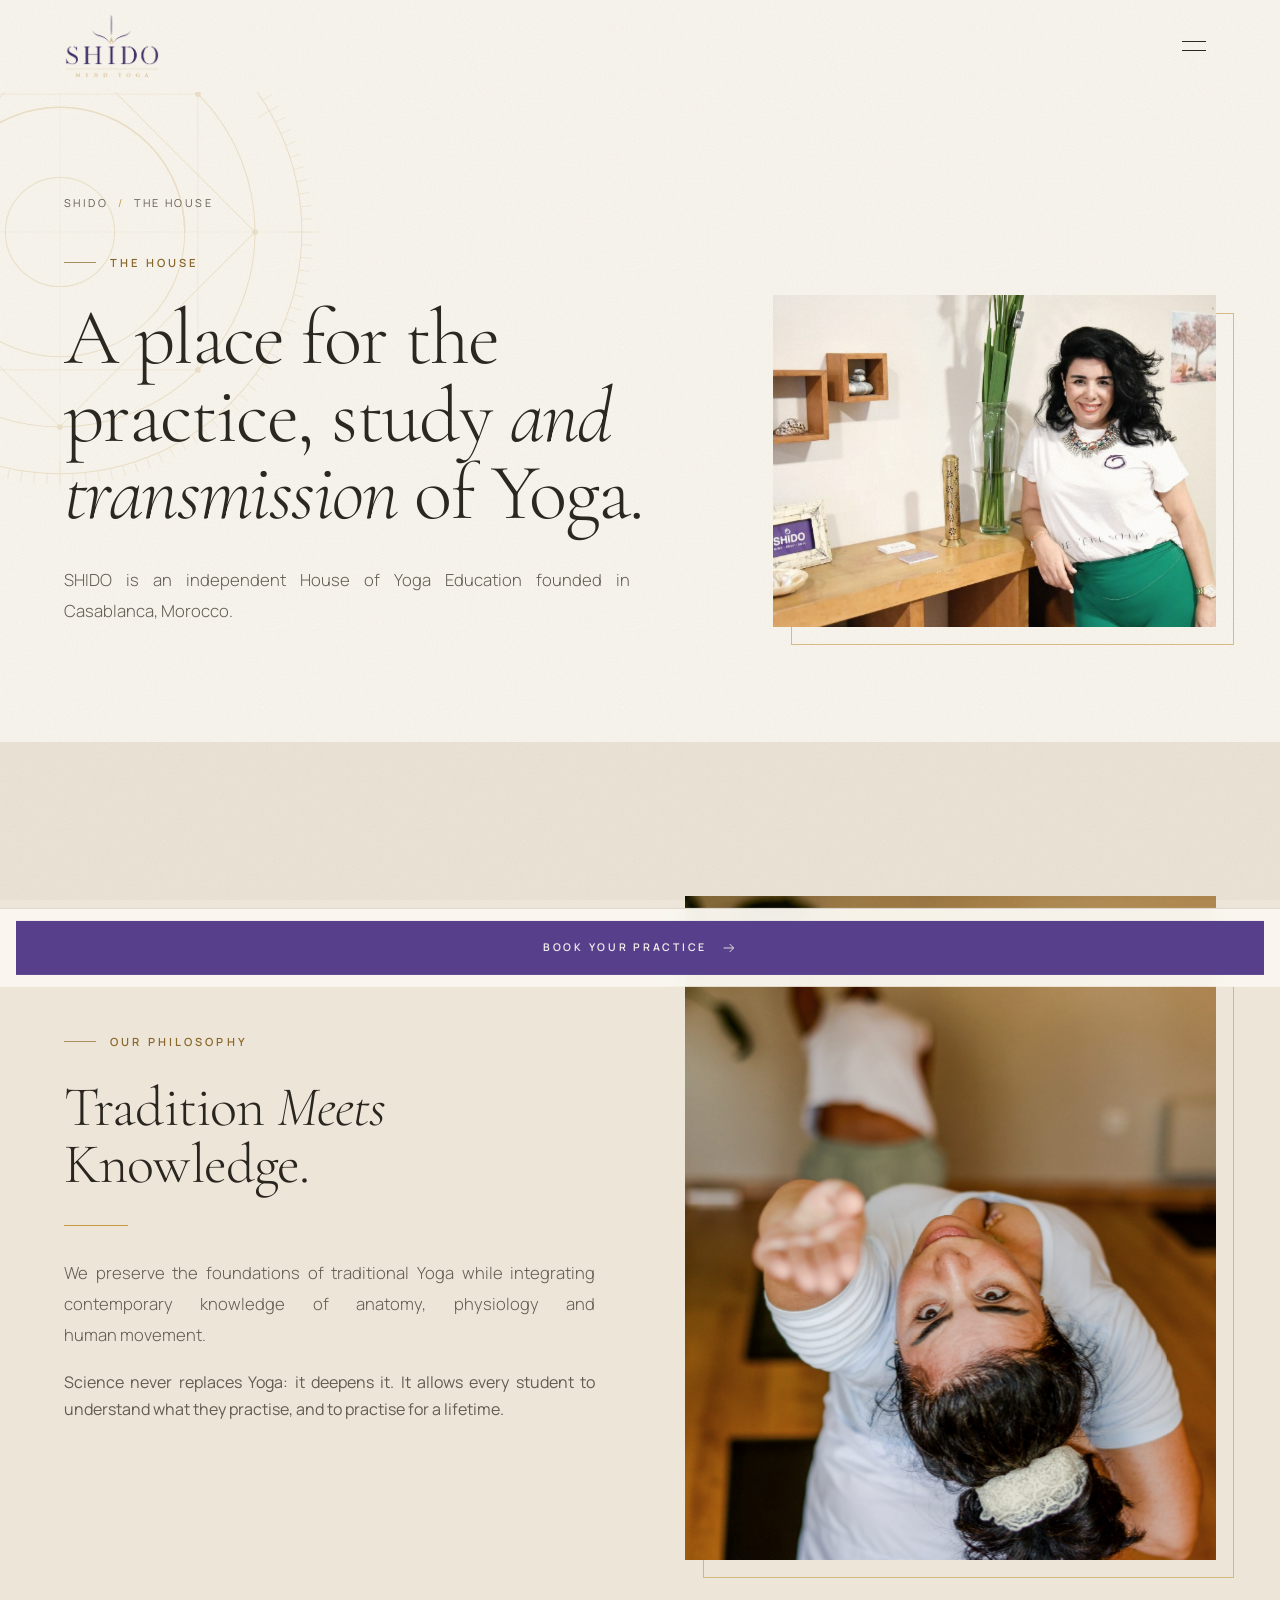
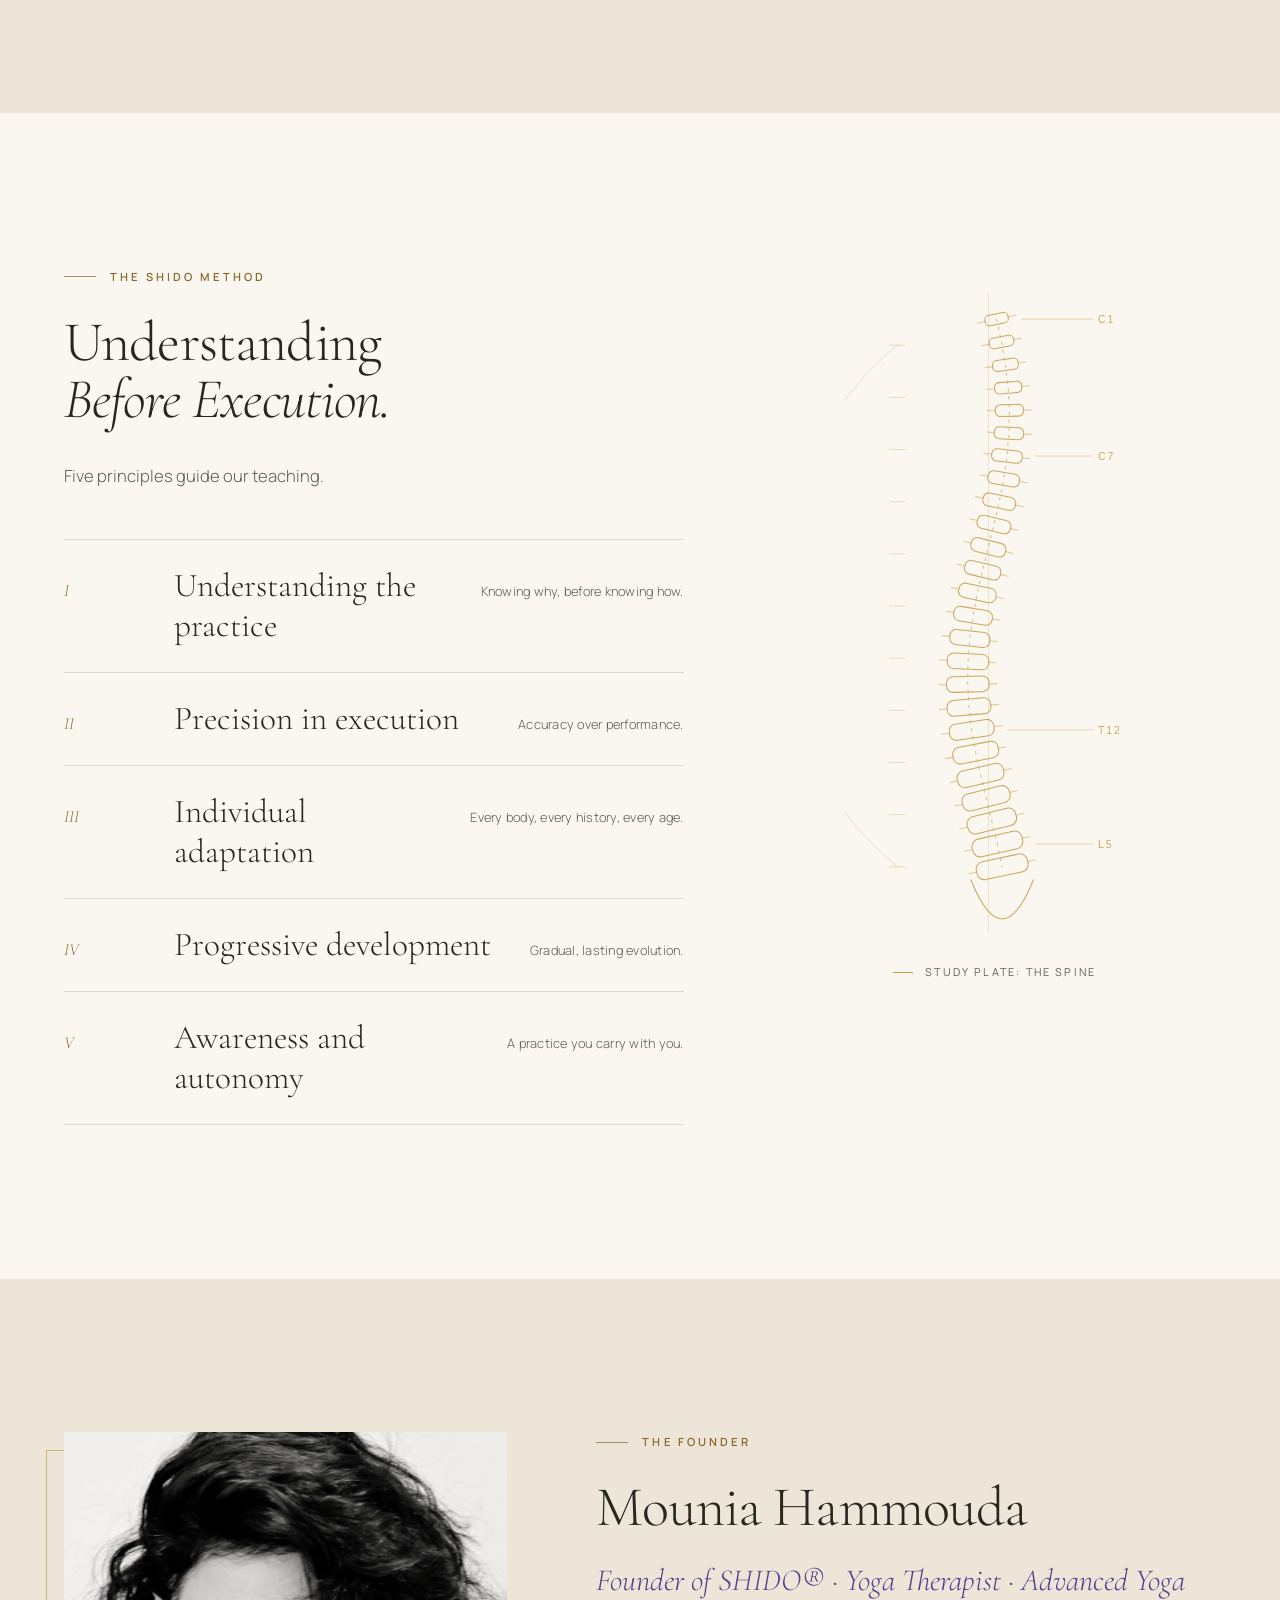
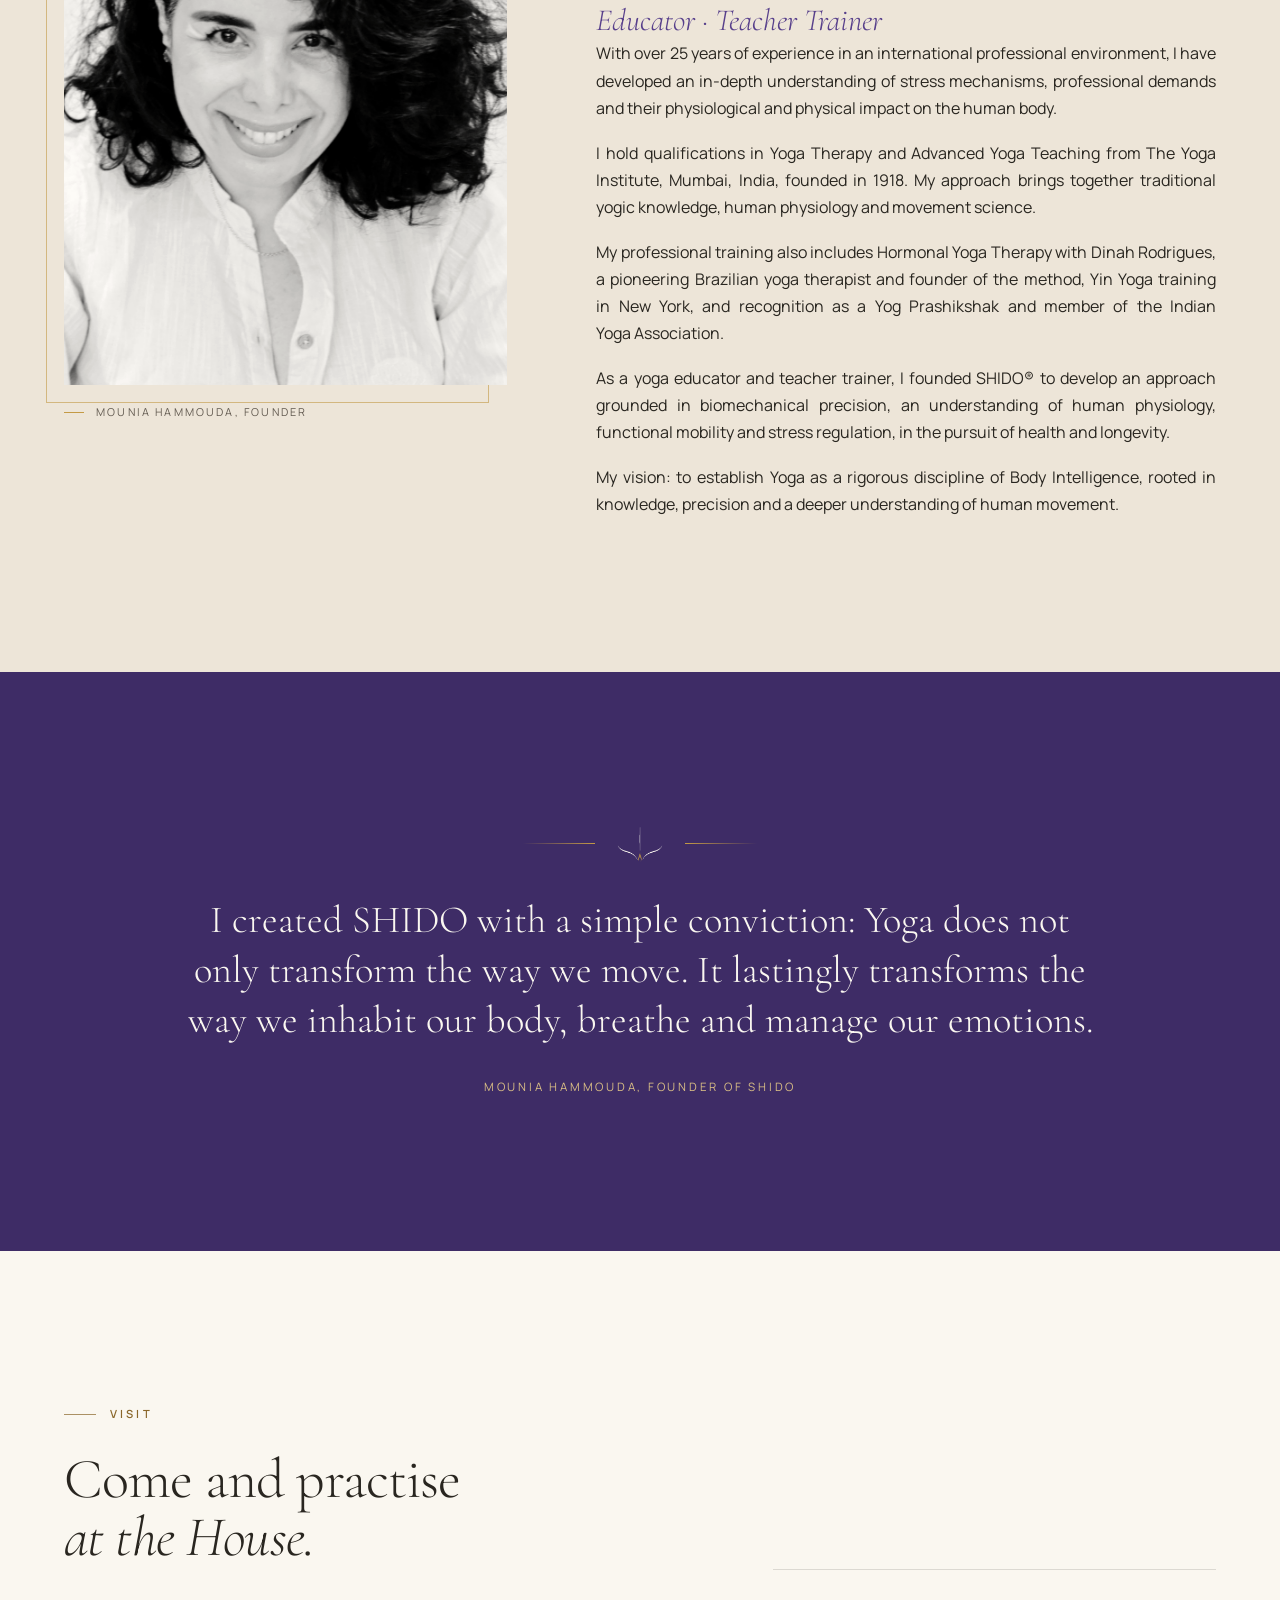
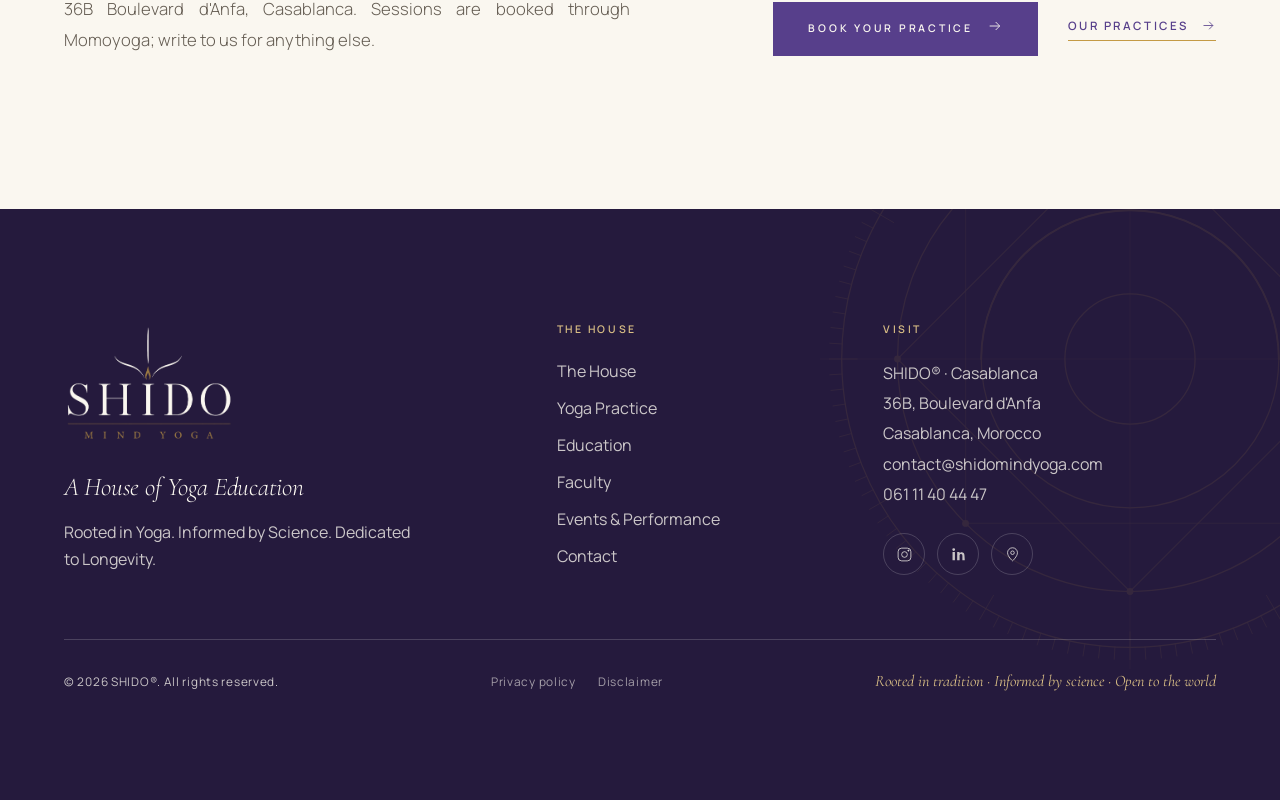
<file: house.html>
<!doctype html>
<html lang="en" class="no-js" data-title-fr="La Maison · SHIDO®" data-title-es="La Casa · SHIDO®" data-title-it="La Casa · SHIDO®" data-title-ar="الدار · SHIDO®">
<head>
<meta charset="utf-8">
<meta name="viewport" content="width=device-width, initial-scale=1">
<meta name="robots" content="noindex, nofollow">
<title>The House · SHIDO®</title>
<meta name="description" content="SHIDO is an independent House of Yoga Education founded in Casablanca, Morocco, where tradition meets knowledge.">
<meta name="theme-color" content="#3E2C66">
<link rel="icon" href="assets/img/favicon.png">
<link rel="apple-touch-icon" href="assets/img/apple-touch-icon.png">
<link rel="preconnect" href="https://fonts.googleapis.com"><link rel="preconnect" href="https://fonts.gstatic.com" crossorigin>
<link href="https://fonts.googleapis.com/css2?family=Cormorant+Garamond:ital,wght@0,300;0,400;0,500;1,300;1,400&family=Manrope:wght@400;500;600&display=swap" rel="stylesheet">
<link rel="stylesheet" href="assets/css/style.css?v=20261111e">
</head>
<body data-page="house">
<div id="site-header"></div>

<main id="main">

  <section class="page-hero">
    <img class="plate" src="assets/img/plate-orbit.svg" alt="" aria-hidden="true">
    <div class="wrap grid-7-5">
      <div>
        <div class="breadcrumb"><a href="index.html">SHIDO</a><span aria-hidden="true">/</span><span data-fr="La Maison" data-es="La Casa" data-it="La Casa" data-ar="الدار">The House</span></div>
        <span class="eyebrow" data-fr="La Maison" data-es="La Casa" data-it="La Casa" data-ar="الدار">The House</span>
        <h1 data-fr="Un lieu pour la pratique, l'étude <em>et la transmission</em> du Yoga." data-es="Un lugar para la práctica, el estudio <em>y la transmisión</em> del Yoga." data-it="Un luogo per la pratica, lo studio <em>e la trasmissione</em> dello Yoga." data-ar="مكانٌ لممارسة اليوغا ودراستها <em>ونقلها.</em>">A place for the practice, study <em>and transmission</em> of Yoga.</h1>
        <p class="lead" data-fr="SHIDO est une Maison indépendante d'enseignement du Yoga, fondée à Casablanca, au Maroc." data-es="SHIDO es una Casa independiente de enseñanza del Yoga, fundada en Casablanca, Marruecos." data-it="SHIDO è una Casa indipendente di insegnamento dello Yoga, fondata a Casablanca, in Marocco." data-ar="SHIDO دارٌ مستقلة لتعليم اليوغا، تأسست في الدار البيضاء بالمغرب.">SHIDO is an independent House of Yoga Education founded in Casablanca, Morocco.</p>
      </div>
      <figure class="hero-figure framed img-reveal">
        <img src="assets/img/photos/mounia-house-shelf.jpg" alt="Mounia at the SHIDO House, beside the studio shelf" width="810" height="579" fetchpriority="high">
      </figure>
    </div>
  </section>

  <!-- PHILOSOPHY -->
  <section class="section bg-stone" aria-labelledby="philo-title">
    <div class="wrap grid-2">
      <div>
        <span class="eyebrow reveal" data-fr="Notre philosophie" data-es="Nuestra filosofía" data-it="La nostra filosofia" data-ar="فلسفتنا">Our Philosophy</span>
        <h2 id="philo-title" class="reveal" data-fr="La tradition <em>rencontre</em> la connaissance." data-es="La tradición <em>se encuentra</em> con el conocimiento." data-it="La tradizione <em>incontra</em> la conoscenza." data-ar="التقليد <em>يلتقي</em> بالمعرفة.">Tradition <em>Meets</em> Knowledge.</h2>
        <hr class="rule reveal">
        <p class="lead reveal d1" data-fr="Nous préservons les fondements du Yoga traditionnel tout en intégrant les connaissances contemporaines de l'anatomie, de la physiologie et du mouvement humain." data-es="Preservamos los fundamentos del Yoga tradicional e integramos el conocimiento contemporáneo de la anatomía, la fisiología y el movimiento humano." data-it="Preserviamo i fondamenti dello Yoga tradizionale integrando le conoscenze contemporanee di anatomia, fisiologia e movimento umano." data-ar="نحافظ على أسس اليوغا التقليدية مع دمج المعرفة المعاصرة في التشريح وعلم وظائف الأعضاء والحركة البشرية.">We preserve the foundations of traditional Yoga while integrating contemporary knowledge of anatomy, physiology and human movement.</p>
        <p class="muted reveal d2" data-fr="La science ne remplace jamais le Yoga : elle l'approfondit. Elle permet à chaque élève de comprendre ce qu'il pratique, et de pratiquer pour toute une vie." data-es="La ciencia nunca sustituye al Yoga: lo profundiza. Permite a cada alumno comprender lo que practica, y practicar durante toda la vida." data-it="La scienza non sostituisce mai lo Yoga: lo approfondisce. Permette a ogni allievo di comprendere ciò che pratica, e di praticare per tutta la vita." data-ar="العلم لا يحلّ محلّ اليوغا أبدًا، بل يعمّقها. فهو يتيح لكل متعلّم أن يفهم ما يمارسه، وأن يمارس مدى الحياة.">Science never replaces Yoga: it deepens it. It allows every student to understand what they practise, and to practise for a lifetime.</p>
      </div>
      <div>
        <div class="framed img-reveal">
          <img class="ratio-45" src="assets/img/photos/mounia-upside-down.jpg" alt="Mounia looking up at the camera from an inverted posture" loading="lazy" width="1602" height="2400" style="object-position:50% 0">
        </div>
      </div>
    </div>
  </section>

  <!-- METHOD -->
  <section class="section" aria-labelledby="method-title">
    <div class="wrap grid-7-5 top">
      <div>
        <span class="eyebrow reveal" data-fr="La Méthode SHIDO" data-es="El Método SHIDO" data-it="Il Metodo SHIDO" data-ar="منهج SHIDO">The SHIDO Method</span>
        <h2 id="method-title" class="reveal" data-fr="Comprendre <em>avant d'exécuter.</em>" data-es="Comprender <em>antes de ejecutar.</em>" data-it="Comprendere <em>prima di eseguire.</em>" data-ar="الفهم <em>قبل التنفيذ.</em>">Understanding <em>Before Execution.</em></h2>
        <p class="lead reveal d1 mt-4 mb-5" data-fr="Cinq principes guident notre enseignement." data-es="Cinco principios guían nuestra enseñanza." data-it="Cinque principi guidano il nostro insegnamento." data-ar="خمسة مبادئ توجّه تعليمنا.">Five principles guide our teaching.</p>
        <ol class="principles">
          <li class="reveal"><span data-fr="Comprendre la pratique" data-es="Comprender la práctica" data-it="Comprendere la pratica" data-ar="فهم الممارسة">Understanding the practice</span><small data-fr="Savoir pourquoi, avant de savoir comment." data-es="Saber por qué, antes de saber cómo." data-it="Sapere perché, prima di sapere come." data-ar="معرفة السبب قبل معرفة الكيفية.">Knowing why, before knowing how.</small></li>
          <li class="reveal"><span data-fr="Précision dans l'exécution" data-es="Precisión en la ejecución" data-it="Precisione nell'esecuzione" data-ar="الدقة في التنفيذ">Precision in execution</span><small data-fr="La justesse plutôt que la performance." data-es="La exactitud antes que el rendimiento." data-it="L'esattezza prima della performance." data-ar="الإتقان قبل الأداء.">Accuracy over performance.</small></li>
          <li class="reveal"><span data-fr="Adaptation individuelle" data-es="Adaptación individual" data-it="Adattamento individuale" data-ar="التكيّف الفردي">Individual adaptation</span><small data-fr="Chaque corps, chaque histoire, chaque âge." data-es="Cada cuerpo, cada historia, cada edad." data-it="Ogni corpo, ogni storia, ogni età." data-ar="كل جسد، وكل قصة، وكل عمر.">Every body, every history, every age.</small></li>
          <li class="reveal"><span data-fr="Développement progressif" data-es="Desarrollo progresivo" data-it="Sviluppo progressivo" data-ar="التطوّر التدريجي">Progressive development</span><small data-fr="Une évolution graduelle et durable." data-es="Una evolución gradual y duradera." data-it="Un'evoluzione graduale e duratura." data-ar="تطوّر متدرّج ومستدام.">Gradual, lasting evolution.</small></li>
          <li class="reveal"><span data-fr="Conscience et autonomie" data-es="Conciencia y autonomía" data-it="Consapevolezza e autonomia" data-ar="الوعي والاستقلالية">Awareness and autonomy</span><small data-fr="Une pratique que l'on emporte avec soi." data-es="Una práctica que se lleva consigo." data-it="Una pratica che si porta con sé." data-ar="ممارسة تحملها معك.">A practice you carry with you.</small></li>
        </ol>
      </div>
      <figure class="plate-fig reveal d2 mt-5" style="display:grid;place-items:center">
        <img src="assets/img/plate-spine.svg" alt="" aria-hidden="true" style="width:min(300px,70%);opacity:.85">
        <figcaption class="figcap" data-fr="Planche d'étude : la colonne vertébrale" data-es="Lámina de estudio: la columna vertebral" data-it="Tavola di studio: la colonna vertebrale" data-ar="لوحة دراسية: العمود الفقري">Study plate: the spine</figcaption>
      </figure>
    </div>
  </section>

  <!-- FOUNDER -->
  <section class="section bg-stone" id="founder" aria-labelledby="mounia-title">
    <div class="wrap grid-5-7 top">
      <div>
        <div class="framed left img-reveal">
          <img class="ratio-45" src="assets/img/photos/mounia-portrait-bw.jpg" alt="Portrait of Mounia Hammouda" loading="lazy" width="1080" height="1350">
        </div>
        <p class="figcap mt-5" data-fr="Mounia Hammouda, fondatrice" data-es="Mounia Hammouda, fundadora" data-it="Mounia Hammouda, fondatrice" data-ar="منية حمودة، المؤسِّسة">Mounia Hammouda, founder</p>
      </div>
      <div>
        <span class="eyebrow reveal" data-fr="La fondatrice" data-es="La fundadora" data-it="La fondatrice" data-ar="المؤسِّسة">The Founder</span>
        <h2 id="mounia-title" class="reveal">Mounia Hammouda</h2>
        <p class="subtitle reveal mb-5" data-fr="Fondatrice de SHIDO® · Yoga-thérapeute · Formatrice avancée de Yoga · Formatrice d'enseignants" data-es="Fundadora de SHIDO® · Terapeuta de Yoga · Educadora avanzada de Yoga · Formadora de profesores" data-it="Fondatrice di SHIDO® · Yoga Terapeuta · Insegnante di Yoga avanzato · Formatrice di insegnanti" data-ar="مؤسِّسة SHIDO® · معالِجة باليوغا · مربّية يوغا متقدمة · مكوِّنة معلّمين">Founder of SHIDO® · Yoga Therapist · Advanced Yoga Educator · Teacher Trainer</p>
        <div class="reveal d1">
          <p data-fr="Forte de plus de 25 ans d'expérience dans un environnement professionnel international, j'ai développé une compréhension approfondie des mécanismes du stress, des exigences professionnelles et de leur impact physiologique et physique sur le corps humain." data-es="Con más de 25 años de experiencia en un entorno profesional internacional, he desarrollado una comprensión profunda de los mecanismos del estrés, de las exigencias profesionales y de su impacto fisiológico y físico en el cuerpo humano." data-it="Con oltre 25 anni di esperienza in un contesto professionale internazionale, ho sviluppato una comprensione profonda dei meccanismi dello stress, delle esigenze professionali e del loro impatto fisiologico e fisico sul corpo umano." data-ar="بخبرة تتجاوز 25 عامًا في بيئة مهنية دولية، طوّرتُ فهمًا معمّقًا لآليات التوتر، ومتطلبات الحياة المهنية، وأثرها الفسيولوجي والجسدي على جسم الإنسان.">With over 25 years of experience in an international professional environment, I have developed an in-depth understanding of stress mechanisms, professional demands and their physiological and physical impact on the human body.</p>
          <p data-fr="Je suis diplômée en Yoga-thérapie et en enseignement avancé du Yoga du Yoga Institute de Mumbai, en Inde, fondé en 1918. Mon approche réunit le savoir yogique traditionnel, la physiologie humaine et la science du mouvement." data-es="Poseo titulaciones en Terapia de Yoga y en Enseñanza Avanzada de Yoga de The Yoga Institute de Bombay, India, fundado en 1918. Mi enfoque reúne el saber yóguico tradicional, la fisiología humana y la ciencia del movimiento." data-it="Sono diplomata in Yoga Terapia e in Insegnamento Avanzato dello Yoga presso The Yoga Institute di Mumbai, in India, fondato nel 1918. Il mio approccio unisce il sapere yogico tradizionale, la fisiologia umana e la scienza del movimento." data-ar="أحمل مؤهلات في العلاج باليوغا وفي التعليم المتقدم لليوغا من معهد اليوغا في مومباي بالهند، الذي تأسس عام 1918. يجمع منهجي بين المعرفة اليوغية التقليدية، وعلم وظائف الأعضاء البشري، وعلم الحركة.">I hold qualifications in Yoga Therapy and Advanced Yoga Teaching from The Yoga Institute, Mumbai, India, founded in 1918. My approach brings together traditional yogic knowledge, human physiology and movement science.</p>
          <p data-fr="Ma formation professionnelle comprend également le Yoga hormonal thérapeutique auprès de Dinah Rodrigues, yoga-thérapeute brésilienne pionnière et fondatrice de la méthode, une formation en Yin Yoga à New York, ainsi que la reconnaissance en tant que Yog Prashikshak et membre de l'Indian Yoga Association." data-es="Mi formación profesional incluye también la Terapia de Yoga Hormonal con Dinah Rodrigues, terapeuta de yoga brasileña pionera y fundadora del método, formación en Yin Yoga en Nueva York, y el reconocimiento como Yog Prashikshak y miembro de la Indian Yoga Association." data-it="La mia formazione professionale comprende inoltre lo Yoga Ormonale Terapeutico con Dinah Rodrigues, yoga terapeuta brasiliana pioniera e fondatrice del metodo, una formazione in Yin Yoga a New York, e il riconoscimento come Yog Prashikshak e membro della Indian Yoga Association." data-ar="يشمل تكويني المهني أيضًا العلاج باليوغا الهرمونية لدى دينا رودريغيز، المعالِجة البرازيلية الرائدة ومؤسِّسة هذه الطريقة، وتكوينًا في اليين يوغا في نيويورك، إضافة إلى الاعتراف بي بصفة Yog Prashikshak وعضوًا في الجمعية الهندية لليوغا.">My professional training also includes Hormonal Yoga Therapy with Dinah Rodrigues, a pioneering Brazilian yoga therapist and founder of the method, Yin Yoga training in New York, and recognition as a Yog Prashikshak and member of the Indian Yoga Association.</p>
          <p data-fr="En tant qu'éducatrice de Yoga et formatrice d'enseignants, j'ai fondé SHIDO® pour développer une approche fondée sur la précision biomécanique, la compréhension de la physiologie humaine, la mobilité fonctionnelle et la régulation du stress, au service de la santé et de la longévité." data-es="Como educadora de yoga y formadora de profesores, fundé SHIDO® para desarrollar un enfoque basado en la precisión biomecánica, la comprensión de la fisiología humana, la movilidad funcional y la regulación del estrés, al servicio de la salud y la longevidad." data-it="Come insegnante di yoga e formatrice di insegnanti, ho fondato SHIDO® per sviluppare un approccio basato sulla precisione biomeccanica, la comprensione della fisiologia umana, la mobilità funzionale e la regolazione dello stress, al servizio della salute e della longevità." data-ar="بصفتي مربّية يوغا ومكوِّنة معلّمين، أسّستُ SHIDO® لتطوير منهج يقوم على الدقة البيوميكانيكية، وفهم فسيولوجيا الإنسان، والحركية الوظيفية، وتنظيم التوتر، سعيًا إلى الصحة وطول العمر.">As a yoga educator and teacher trainer, I founded SHIDO® to develop an approach grounded in biomechanical precision, an understanding of human physiology, functional mobility and stress regulation, in the pursuit of health and longevity.</p>
          <p data-fr="Ma vision : établir le Yoga comme une discipline rigoureuse d'Intelligence corporelle, enracinée dans la connaissance, la précision et une compréhension plus profonde du mouvement humain." data-es="Mi visión: establecer el Yoga como una disciplina rigurosa de Inteligencia Corporal, arraigada en el conocimiento, la precisión y una comprensión más profunda del movimiento humano." data-it="La mia visione: affermare lo Yoga come una disciplina rigorosa di Intelligenza Corporea, radicata nella conoscenza, nella precisione e in una comprensione più profonda del movimento umano." data-ar="رؤيتي: ترسيخ اليوغا بوصفها نظامًا صارمًا للذكاء الجسدي، متجذّرًا في المعرفة والدقة وفهم أعمق للحركة البشرية.">My vision: to establish Yoga as a rigorous discipline of Body Intelligence, rooted in knowledge, precision and a deeper understanding of human movement.</p>
        </div>
      </div>
    </div>
  </section>

  <!-- QUOTE -->
  <section class="section bg-violet on-dark" aria-label="Founder's conviction">
    <div class="wrap narrow">
      <div class="quote centered reveal">
        <div class="ornament center"><img src="assets/img/shido-mark-light.png" alt="" aria-hidden="true"></div>
        <blockquote data-fr="J'ai créé SHIDO avec une conviction simple : le Yoga ne transforme pas seulement notre manière de bouger. Il transforme durablement notre manière d'habiter notre corps, de respirer et de gérer nos émotions." data-es="Creé SHIDO con una convicción sencilla: el Yoga no solo transforma nuestra manera de movernos. Transforma de forma duradera la manera en que habitamos nuestro cuerpo, respiramos y gestionamos nuestras emociones." data-it="Ho creato SHIDO con una convinzione semplice: lo Yoga non trasforma soltanto il nostro modo di muoverci. Trasforma in modo duraturo il modo in cui abitiamo il nostro corpo, respiriamo e gestiamo le nostre emozioni." data-ar="أسّستُ SHIDO بقناعةٍ بسيطة: لا تغيّر اليوغا طريقة حركتنا فحسب، بل تغيّر على نحوٍ دائم طريقة سكننا في أجسادنا، وتنفّسنا، وإدارتنا لانفعالاتنا.">I created SHIDO with a simple conviction: Yoga does not only transform the way we move. It lastingly transforms the way we inhabit our body, breathe and manage our emotions.</blockquote>
        <cite data-fr="Mounia Hammouda, fondatrice de SHIDO" data-es="Mounia Hammouda, fundadora de SHIDO" data-it="Mounia Hammouda, fondatrice di SHIDO" data-ar="منية حمودة، مؤسِّسة SHIDO">Mounia Hammouda, founder of SHIDO</cite>
      </div>
    </div>
  </section>

  <!-- VISIT -->
  <section class="section" aria-labelledby="cta-title">
    <div class="wrap cta-split">
      <div>
        <span class="eyebrow reveal" data-fr="Venir" data-es="Visitar" data-it="Visitare" data-ar="زيارة">Visit</span>
        <h2 id="cta-title" class="reveal" data-fr="Venez pratiquer <em>à la Maison.</em>" data-es="Venga a practicar <em>a la Casa.</em>" data-it="Venite a praticare <em>nella Casa.</em>" data-ar="تعال ومارِس <em>في الدار.</em>">Come and practise <em>at the House.</em></h2>
        <p class="lead reveal d1" data-fr="36B Boulevard d'Anfa, Casablanca. Les séances se réservent via Momoyoga ; écrivez-nous pour toute autre demande." data-es="36B Boulevard d'Anfa, Casablanca. Las sesiones se reservan a través de Momoyoga; escríbanos para cualquier otra consulta." data-it="36B Boulevard d'Anfa, Casablanca. Le sessioni si prenotano tramite Momoyoga; scriveteci per qualsiasi altra richiesta." data-ar="36B شارع أنفا، الدار البيضاء. تُحجز الحصص عبر Momoyoga؛ وللاستفسارات الأخرى راسلونا.">36B Boulevard d'Anfa, Casablanca. Sessions are booked through Momoyoga; write to us for anything else.</p>
      </div>
      <div class="cta-aside reveal d2">
        <div class="btn-row">
          <a class="btn" data-book><span data-fr="Réserver votre pratique" data-es="Reserve su práctica" data-it="Prenota la tua pratica" data-ar="احجز حصتك">Book Your Practice</span><span data-arrow></span></a>
          <a class="link-arrow" href="practice.html" data-arrow><span data-fr="Les pratiques" data-es="Las prácticas" data-it="Le pratiche" data-ar="الممارسات">Our practices</span></a>
        </div>
      </div>
    </div>
  </section>

</main>

<div id="site-footer"></div>
<script src="assets/js/main.js?v=20261111e"></script>
</body>
</html>
</file>
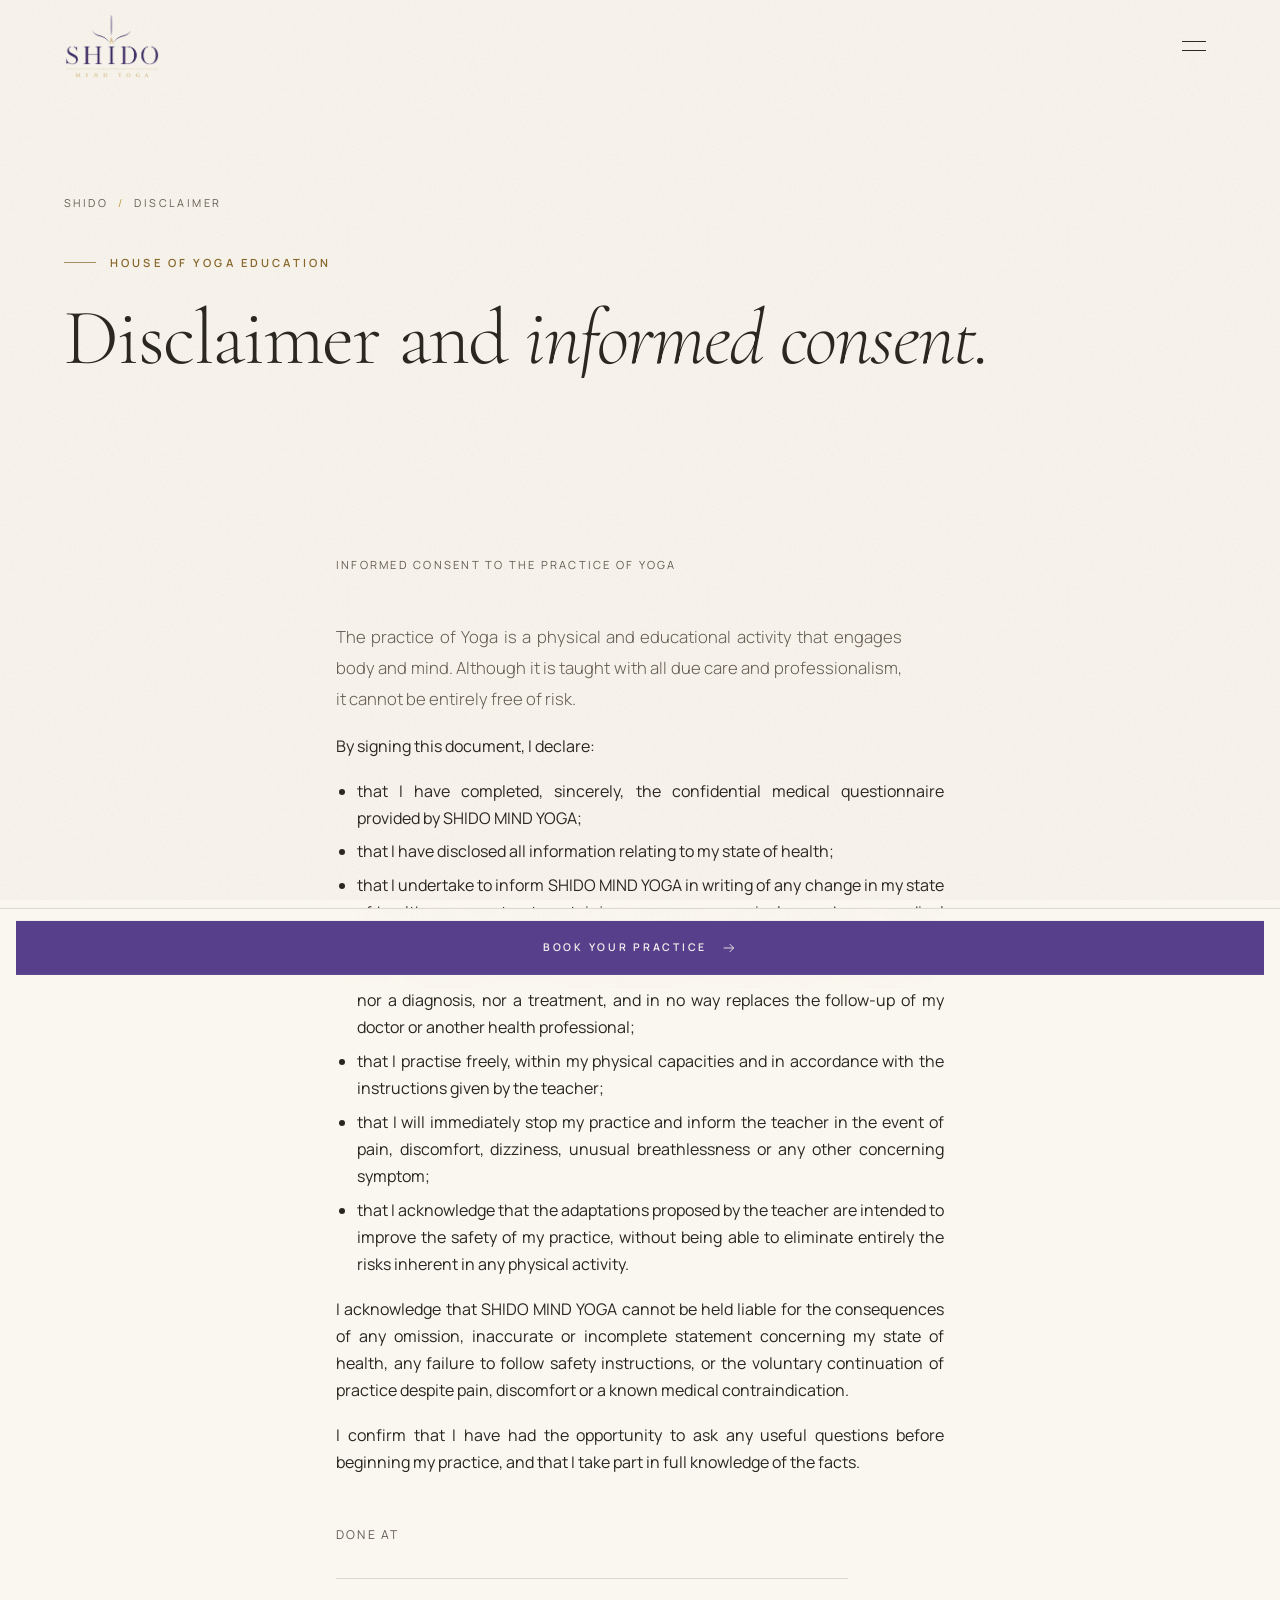
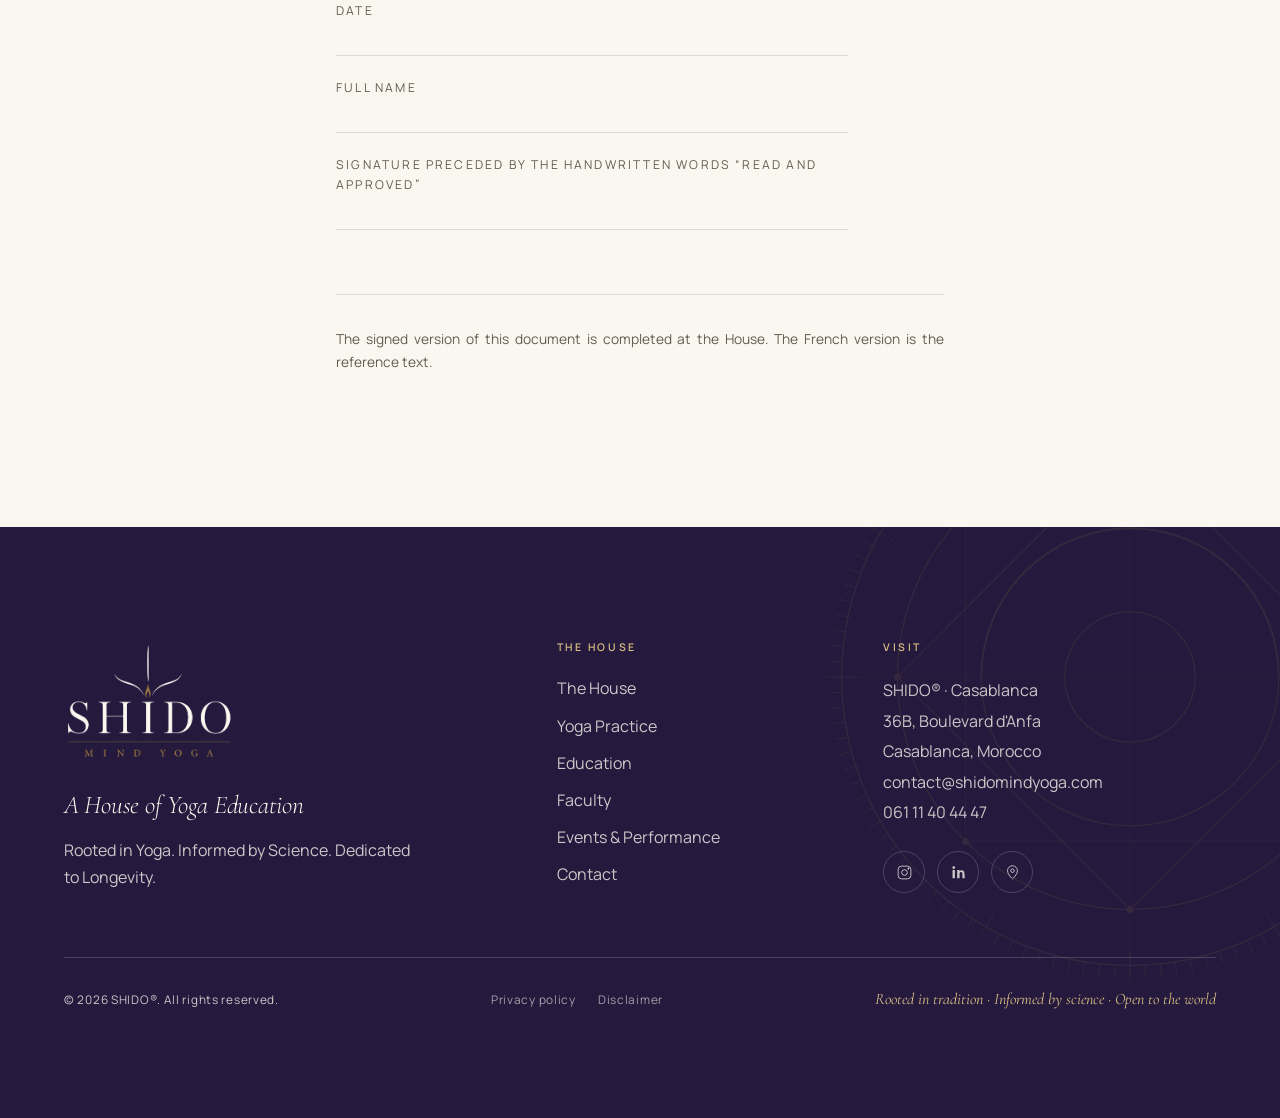
<file: non-responsabilite.html>
<!doctype html>
<html lang="en" class="no-js" data-title-fr="Clause de non-responsabilité · SHIDO®" data-title-es="Exención de responsabilidad · SHIDO®" data-title-it="Esclusione di responsabilità · SHIDO®" data-title-ar="إخلاء المسؤولية · SHIDO®">
<head>
<meta charset="utf-8">
<meta name="viewport" content="width=device-width, initial-scale=1">
<meta name="robots" content="noindex, nofollow">
<title>Disclaimer · SHIDO®</title>
<meta name="description" content="SHIDO® disclaimer and informed consent to the practice of Yoga.">
<meta name="robots" content="noindex, follow">
<meta name="theme-color" content="#3E2C66">
<link rel="icon" href="assets/img/favicon.png">
<link rel="apple-touch-icon" href="assets/img/apple-touch-icon.png">
<link rel="preconnect" href="https://fonts.googleapis.com"><link rel="preconnect" href="https://fonts.gstatic.com" crossorigin>
<link href="https://fonts.googleapis.com/css2?family=Cormorant+Garamond:ital,wght@0,300;0,400;0,500;1,300;1,400&family=Manrope:wght@400;500;600&display=swap" rel="stylesheet">
<link rel="stylesheet" href="assets/css/style.css?v=20261111e">
</head>
<body data-page="legal">
<div id="site-header"></div>

<main id="main">
  <section class="page-hero" style="padding-bottom:0">
    <div class="wrap">
      <div class="breadcrumb"><a href="index.html">SHIDO</a><span aria-hidden="true">/</span><span data-fr="Clause de non-responsabilité" data-es="Exención de responsabilidad" data-it="Esclusione di responsabilità" data-ar="إخلاء المسؤولية">Disclaimer</span></div>
      <span class="eyebrow" data-fr="Maison d'enseignement du Yoga" data-es="Casa de enseñanza del Yoga" data-it="Casa di insegnamento dello Yoga" data-ar="دار تعليم اليوغا">House of Yoga Education</span>
      <h1 class="maxw-20" data-fr="Clause de <em>non-responsabilité.</em>" data-es="Exención de <em>responsabilidad.</em>" data-it="Esclusione di <em>responsabilità.</em>" data-ar="إخلاء <em>المسؤولية.</em>">Disclaimer and <em>informed consent.</em></h1>
    </div>
  </section>

  <section class="section">
    <div class="wrap legal">
      <p class="updated" data-fr="Consentement éclairé à la pratique du Yoga" data-es="Consentimiento informado para la práctica del Yoga" data-it="Consenso informato alla pratica dello Yoga" data-ar="الموافقة المستنيرة على ممارسة اليوغا">Informed consent to the practice of Yoga</p>
      <p class="lead" data-fr="La pratique du Yoga constitue une activité physique et éducative qui sollicite le corps et l'esprit. Bien qu'elle soit enseignée avec toute l'attention et le professionnalisme requis, elle ne peut être totalement dénuée de risques." data-es="La práctica del Yoga constituye una actividad física y educativa que implica al cuerpo y a la mente. Aunque se enseña con toda la atención y la profesionalidad requeridas, no puede estar totalmente exenta de riesgos." data-it="La pratica dello Yoga costituisce un'attività fisica ed educativa che coinvolge il corpo e la mente. Pur essendo insegnata con tutta l'attenzione e la professionalità richieste, non può essere del tutto priva di rischi." data-ar="تُعدّ ممارسة اليوغا نشاطًا بدنيًا وتعليميًا يُشرك الجسد والعقل. ورغم أنها تُدرَّس بكل العناية والاحترافية المطلوبتين، فإنها لا يمكن أن تخلو تمامًا من المخاطر.">The practice of Yoga is a physical and educational activity that engages body and mind. Although it is taught with all due care and professionalism, it cannot be entirely free of risk.</p>

      <p data-fr="En signant le présent document, je déclare :" data-es="Al firmar el presente documento, declaro:" data-it="Firmando il presente documento, dichiaro:" data-ar="بتوقيعي على هذه الوثيقة، أقرّ بما يلي:">By signing this document, I declare:</p>
      <ul>
        <li data-fr="avoir complété avec sincérité le Questionnaire médical confidentiel remis par SHIDO MIND YOGA ;" data-es="haber cumplimentado con sinceridad el Cuestionario médico confidencial entregado por SHIDO MIND YOGA;" data-it="di aver compilato con sincerità il Questionario medico riservato fornito da SHIDO MIND YOGA;" data-ar="أنني أكملتُ بصدق الاستبيان الطبي السري الذي قدّمته SHIDO MIND YOGA؛">that I have completed, sincerely, the confidential medical questionnaire provided by SHIDO MIND YOGA;</li>
        <li data-fr="avoir communiqué toutes les informations relatives à mon état de santé ;" data-es="haber comunicado toda la información relativa a mi estado de salud;" data-it="di aver comunicato tutte le informazioni relative al mio stato di salute;" data-ar="أنني أفصحتُ عن جميع المعلومات المتعلقة بحالتي الصحية؛">that I have disclosed all information relating to my state of health;</li>
        <li data-fr="m'engager à informer, par écrit, SHIDO MIND YOGA de toute modification de mon état de santé, de tout nouveau traitement, blessure, grossesse, intervention chirurgicale ou contre-indication médicale pouvant avoir une incidence sur ma pratique ;" data-es="comprometerme a informar por escrito a SHIDO MIND YOGA de cualquier cambio en mi estado de salud, de cualquier nuevo tratamiento, lesión, embarazo, intervención quirúrgica o contraindicación médica que pueda influir en mi práctica;" data-it="di impegnarmi a informare per iscritto SHIDO MIND YOGA di qualsiasi cambiamento del mio stato di salute, di qualsiasi nuovo trattamento, infortunio, gravidanza, intervento chirurgico o controindicazione medica che possa incidere sulla mia pratica;" data-ar="أنني ألتزم بإبلاغ SHIDO MIND YOGA كتابيًا بأي تغيير في حالتي الصحية، وبأي علاج جديد أو إصابة أو حمل أو تدخل جراحي أو موانع طبية قد تؤثر في ممارستي؛">that I undertake to inform SHIDO MIND YOGA in writing of any change in my state of health, any new treatment, injury, pregnancy, surgical procedure or medical contraindication that may affect my practice;</li>
        <li data-fr="comprendre que les enseignements proposés ne constituent ni un acte médical, ni un diagnostic, ni un traitement, et qu'ils ne remplacent en aucun cas le suivi de mon médecin ou d'un autre professionnel de santé ;" data-es="comprender que las enseñanzas propuestas no constituyen un acto médico, ni un diagnóstico, ni un tratamiento, y que en ningún caso sustituyen el seguimiento de mi médico o de otro profesional de la salud;" data-it="di comprendere che gli insegnamenti proposti non costituiscono né un atto medico, né una diagnosi, né un trattamento, e che non sostituiscono in alcun caso il controllo del mio medico o di un altro professionista sanitario;" data-ar="أنني أدرك أن التعليم المقدَّم لا يشكّل عملًا طبيًا ولا تشخيصًا ولا علاجًا، وأنه لا يحلّ بأي حال محلّ متابعة طبيبي أو أي مهني صحي آخر؛">that I understand that the teaching offered constitutes neither a medical act, nor a diagnosis, nor a treatment, and in no way replaces the follow-up of my doctor or another health professional;</li>
        <li data-fr="pratiquer librement, dans le respect de mes capacités physiques et des consignes données par l'enseignante ;" data-es="practicar libremente, respetando mis capacidades físicas y las indicaciones dadas por la profesora;" data-it="di praticare liberamente, nel rispetto delle mie capacità fisiche e delle indicazioni fornite dall'insegnante;" data-ar="أنني أمارس بحرية، في حدود قدراتي البدنية ووفق التعليمات التي تقدّمها المعلّمة؛">that I practise freely, within my physical capacities and in accordance with the instructions given by the teacher;</li>
        <li data-fr="interrompre immédiatement ma pratique et en informer l'enseignante en cas de douleur, de malaise, de vertige, d'essoufflement inhabituel ou de tout autre symptôme préoccupant ;" data-es="interrumpir inmediatamente mi práctica e informar a la profesora en caso de dolor, malestar, mareo, dificultad respiratoria inusual o cualquier otro síntoma preocupante;" data-it="di interrompere immediatamente la pratica e di informarne l'insegnante in caso di dolore, malessere, vertigini, affanno insolito o qualsiasi altro sintomo preoccupante;" data-ar="أنني سأوقف ممارستي فورًا وأبلغ المعلّمة في حال الشعور بألم أو توعك أو دوار أو ضيق تنفّس غير معتاد أو أي عرض آخر مقلق؛">that I will immediately stop my practice and inform the teacher in the event of pain, discomfort, dizziness, unusual breathlessness or any other concerning symptom;</li>
        <li data-fr="reconnaître que les adaptations proposées par l'enseignante ont pour objectif d'améliorer la sécurité de ma pratique, sans pouvoir éliminer totalement les risques inhérents à toute activité physique." data-es="reconocer que las adaptaciones propuestas por la profesora tienen por objeto mejorar la seguridad de mi práctica, sin poder eliminar totalmente los riesgos inherentes a toda actividad física." data-it="di riconoscere che gli adattamenti proposti dall'insegnante hanno lo scopo di migliorare la sicurezza della mia pratica, senza poter eliminare del tutto i rischi insiti in qualsiasi attività fisica." data-ar="أنني أقرّ بأن التكييفات التي تقترحها المعلّمة تهدف إلى تحسين سلامة ممارستي، دون أن تتمكن من إزالة المخاطر الكامنة في أي نشاط بدني إزالة تامة.">that I acknowledge that the adaptations proposed by the teacher are intended to improve the safety of my practice, without being able to eliminate entirely the risks inherent in any physical activity.</li>
      </ul>
      <p data-fr="Je reconnais que SHIDO MIND YOGA ne pourra être tenue responsable des conséquences résultant d'une omission, d'une déclaration inexacte ou incomplète concernant mon état de santé, du non-respect des consignes de sécurité ou de la poursuite volontaire de la pratique malgré une douleur, un malaise ou une contre-indication médicale connue." data-es="Reconozco que SHIDO MIND YOGA no podrá ser considerada responsable de las consecuencias derivadas de una omisión, de una declaración inexacta o incompleta sobre mi estado de salud, del incumplimiento de las indicaciones de seguridad o de la continuación voluntaria de la práctica a pesar de un dolor, un malestar o una contraindicación médica conocida." data-it="Riconosco che SHIDO MIND YOGA non potrà essere ritenuta responsabile delle conseguenze derivanti da un'omissione, da una dichiarazione inesatta o incompleta sul mio stato di salute, dal mancato rispetto delle indicazioni di sicurezza o dalla prosecuzione volontaria della pratica nonostante dolore, malessere o una controindicazione medica nota." data-ar="أقرّ بأن SHIDO MIND YOGA لا يمكن تحميلها مسؤولية العواقب الناجمة عن أي إغفال أو تصريح غير دقيق أو غير كامل بشأن حالتي الصحية، أو عن عدم الالتزام بتعليمات السلامة، أو عن مواصلة الممارسة طوعًا رغم الألم أو التوعك أو وجود موانع طبية معروفة.">I acknowledge that SHIDO MIND YOGA cannot be held liable for the consequences of any omission, inaccurate or incomplete statement concerning my state of health, any failure to follow safety instructions, or the voluntary continuation of practice despite pain, discomfort or a known medical contraindication.</p>
      <p data-fr="Je confirme avoir eu la possibilité de poser toutes les questions utiles avant le début de ma pratique et participer en toute connaissance de cause." data-es="Confirmo que he tenido la posibilidad de plantear todas las preguntas útiles antes del inicio de mi práctica y que participo con pleno conocimiento de causa." data-it="Confermo di aver avuto la possibilità di porre tutte le domande utili prima dell'inizio della mia pratica e di partecipare con piena cognizione di causa." data-ar="أؤكد أنني أُتيحت لي الفرصة لطرح جميع الأسئلة المفيدة قبل بدء ممارستي، وأنني أشارك عن دراية تامة.">I confirm that I have had the opportunity to ask any useful questions before beginning my practice, and that I take part in full knowledge of the facts.</p>

      <div class="sig-block" aria-label="Signature">
        <div data-fr="Fait à" data-es="Hecho en" data-it="Fatto a" data-ar="حُرِّر في">Done at</div>
        <div data-fr="Le" data-es="Fecha" data-it="Data" data-ar="بتاريخ">Date</div>
        <div data-fr="Nom et prénom" data-es="Nombre y apellidos" data-it="Nome e cognome" data-ar="الاسم واللقب">Full name</div>
        <div data-fr="Signature précédée de la mention manuscrite « Lu et approuvé »" data-es="Firma precedida de la mención manuscrita «Leído y aprobado»" data-it="Firma preceduta dalla dicitura manoscritta «Letto e approvato»" data-ar="التوقيع مسبوقًا بعبارة «قُرئ ووُفق عليه» بخط اليد">Signature preceded by the handwritten words &ldquo;Read and approved&rdquo;</div>
      </div>

      <p class="note" data-fr="La version signée de ce document est complétée à la Maison. La version française fait foi." data-es="La versión firmada de este documento se completa en la Casa. La versión francesa es el texto de referencia." data-it="La versione firmata del presente documento viene compilata presso la Casa. Fa fede la versione francese." data-ar="تُستكمل النسخة الموقَّعة من هذه الوثيقة في الدار. النسخة الفرنسية هي النص المرجعي.">The signed version of this document is completed at the House. The French version is the reference text.</p>
    </div>
  </section>
</main>

<div id="site-footer"></div>
<script src="assets/js/main.js?v=20261111e"></script>
</body>
</html>
</file>
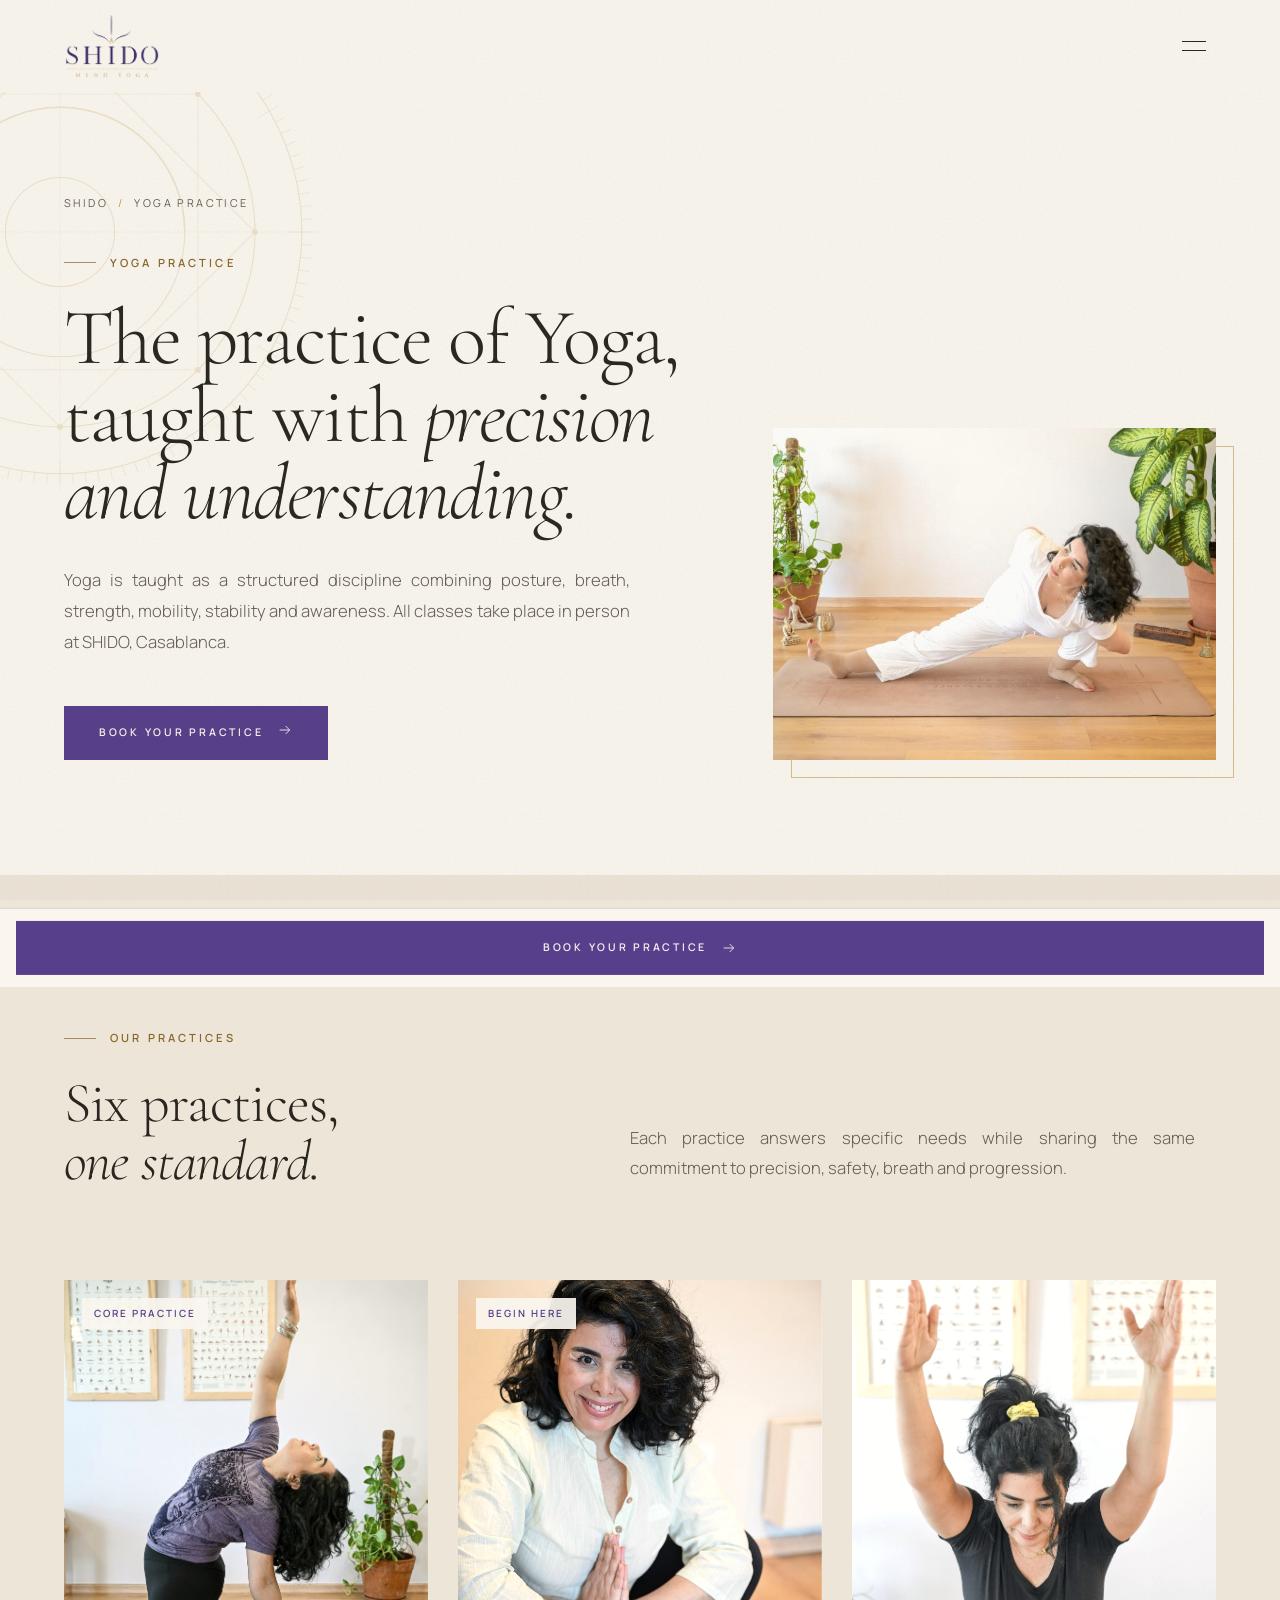
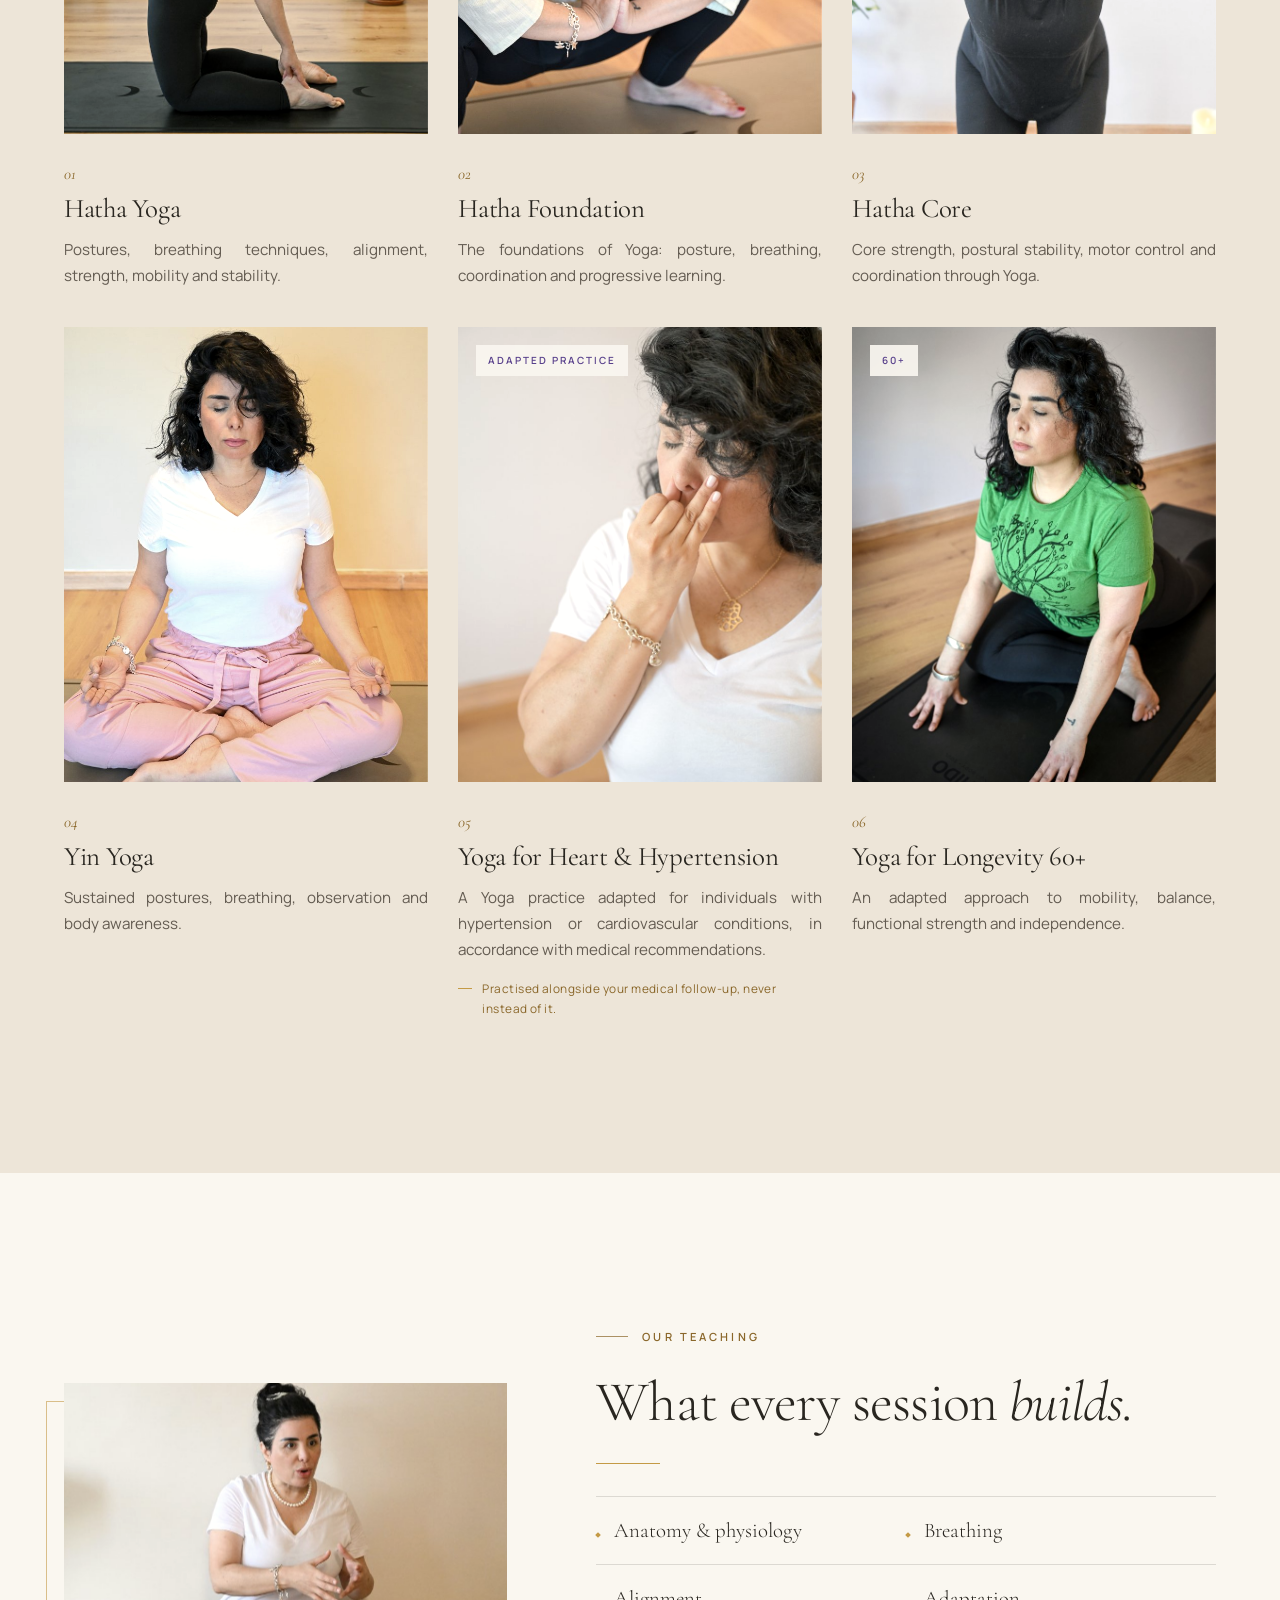
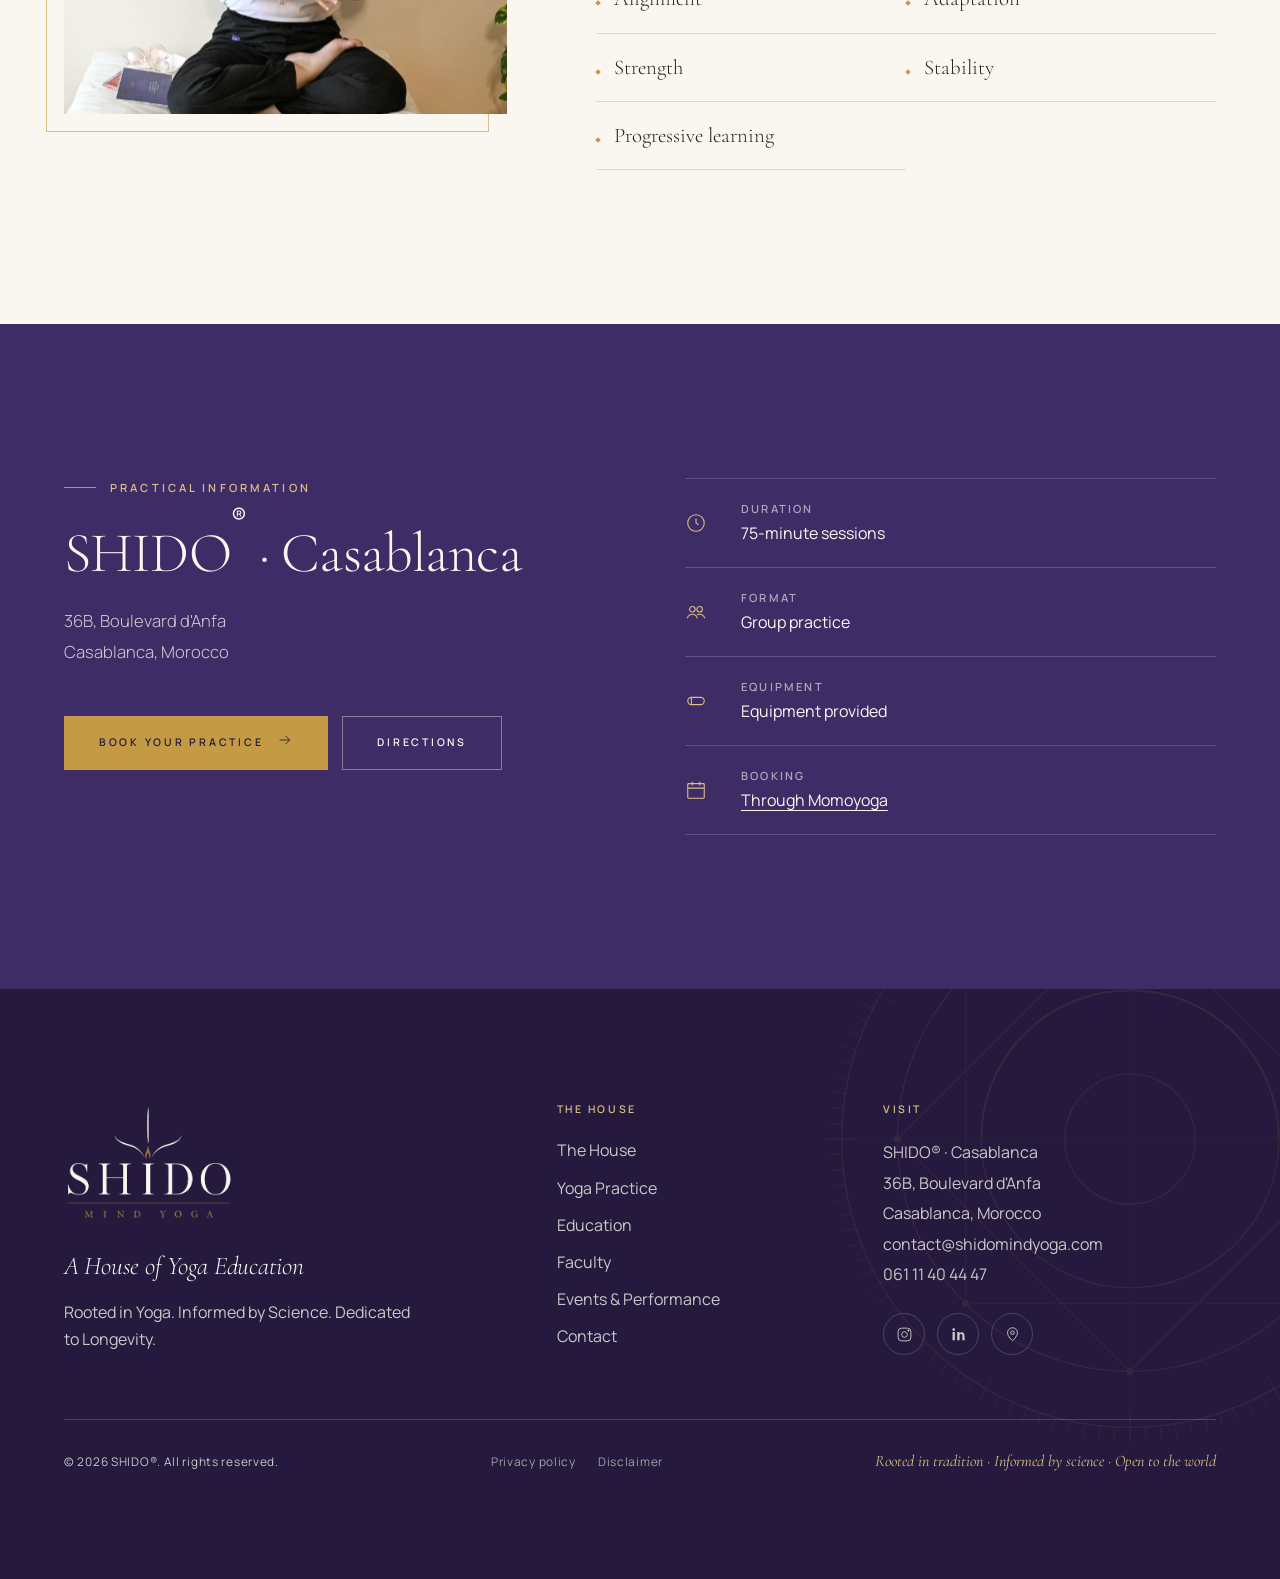
<file: practice.html>
<!doctype html>
<html lang="en" class="no-js" data-title-fr="Pratique du Yoga · SHIDO®" data-title-es="Práctica de Yoga · SHIDO®" data-title-it="Pratica dello Yoga · SHIDO®" data-title-ar="ممارسة اليوغا · SHIDO®">
<head>
<meta charset="utf-8">
<meta name="viewport" content="width=device-width, initial-scale=1">
<meta name="robots" content="noindex, nofollow">
<title>Yoga Practice · SHIDO®</title>
<meta name="description" content="Hatha Yoga, Hatha Foundation, Hatha Core, Yin Yoga, Yoga for Heart and Hypertension and Yoga for Longevity 60+, taught in person at SHIDO, Casablanca.">
<meta name="theme-color" content="#3E2C66">
<link rel="icon" href="assets/img/favicon.png">
<link rel="apple-touch-icon" href="assets/img/apple-touch-icon.png">
<link rel="preconnect" href="https://fonts.googleapis.com"><link rel="preconnect" href="https://fonts.gstatic.com" crossorigin>
<link href="https://fonts.googleapis.com/css2?family=Cormorant+Garamond:ital,wght@0,300;0,400;0,500;1,300;1,400&family=Manrope:wght@400;500;600&display=swap" rel="stylesheet">
<link rel="stylesheet" href="assets/css/style.css?v=20261111e">
</head>
<body data-page="practice">
<div id="site-header"></div>

<main id="main">

  <section class="page-hero">
    <img class="plate" src="assets/img/plate-orbit.svg" alt="" aria-hidden="true">
    <div class="wrap grid-7-5">
      <div>
        <div class="breadcrumb"><a href="index.html">SHIDO</a><span aria-hidden="true">/</span><span data-fr="Pratique du Yoga" data-es="Práctica de Yoga" data-it="Pratica dello Yoga" data-ar="ممارسة اليوغا">Yoga Practice</span></div>
        <span class="eyebrow" data-fr="Pratique du Yoga" data-es="Práctica de Yoga" data-it="Pratica dello Yoga" data-ar="ممارسة اليوغا">Yoga Practice</span>
        <h1 data-fr="Le Yoga, enseigné avec <em>précision et compréhension.</em>" data-es="La práctica del Yoga, enseñada con <em>precisión y comprensión.</em>" data-it="La pratica dello Yoga, insegnata con <em>precisione e comprensione.</em>" data-ar="ممارسة اليوغا، تُدرَّس <em>بدقةٍ وفهم.</em>">The practice of Yoga, taught with <em>precision and understanding.</em></h1>
        <p class="lead" data-fr="Le Yoga est enseigné comme une discipline structurée associant posture, souffle, force, mobilité, stabilité et conscience. Toutes les séances ont lieu en présentiel chez SHIDO, à Casablanca." data-es="El Yoga se enseña como una disciplina estructurada que combina postura, respiración, fuerza, movilidad, estabilidad y conciencia. Todas las clases son presenciales, en SHIDO, Casablanca." data-it="Lo Yoga è insegnato come una disciplina strutturata che unisce postura, respirazione, forza, mobilità, stabilità e consapevolezza. Tutte le lezioni si svolgono in presenza, da SHIDO, a Casablanca." data-ar="تُدرَّس اليوغا بوصفها نظامًا منظّمًا يجمع بين الوضعية والتنفّس والقوة والحركية والثبات والوعي. تُقام جميع الحصص حضوريًا في SHIDO بالدار البيضاء.">Yoga is taught as a structured discipline combining posture, breath, strength, mobility, stability and awareness. All classes take place in person at SHIDO, Casablanca.</p>
        <div class="btn-row">
          <a class="btn" data-book><span data-fr="Réserver votre pratique" data-es="Reserve su práctica" data-it="Prenota la tua pratica" data-ar="احجز حصتك">Book Your Practice</span><span data-arrow></span></a>
        </div>
      </div>
      <figure class="hero-figure framed img-reveal">
        <img src="assets/img/photos/mounia-side-stretch-mat.jpg" alt="Mounia in a long side stretch on the mat" width="810" height="579" fetchpriority="high">
      </figure>
    </div>
  </section>

  <!-- PRACTICES -->
  <section class="section bg-stone" aria-labelledby="practices-title">
    <div class="wrap">
      <div class="section-head">
        <div>
          <span class="eyebrow reveal" data-fr="Nos pratiques" data-es="Nuestras prácticas" data-it="Le nostre pratiche" data-ar="ممارساتنا">Our Practices</span>
          <h2 id="practices-title" class="reveal" data-fr="Six pratiques, <em>une même exigence.</em>" data-es="Seis prácticas, <em>una misma exigencia.</em>" data-it="Sei pratiche, <em>una stessa esigenza.</em>" data-ar="ست ممارسات، <em>ومعيارٌ واحد.</em>">Six practices, <em>one standard.</em></h2>
        </div>
        <p class="lead reveal d1" data-fr="Chaque pratique répond à des besoins spécifiques tout en partageant la même exigence de précision, de sécurité, de souffle et de progression." data-es="Cada práctica responde a necesidades específicas y comparte el mismo compromiso con la precisión, la seguridad, la respiración y la progresión." data-it="Ogni pratica risponde a bisogni specifici e condivide lo stesso impegno verso la precisione, la sicurezza, la respirazione e la progressione." data-ar="تلبّي كل ممارسة احتياجات محددة، وتشترك جميعها في الالتزام نفسه بالدقة والسلامة والتنفّس والتدرّج.">Each practice answers specific needs while sharing the same commitment to precision, safety, breath and progression.</p>
      </div>
      <div class="practice-grid">
        <article class="practice-card reveal">
          <div class="pc-media"><span class="pc-tag" data-fr="Pratique centrale" data-es="Práctica central" data-it="Pratica principale" data-ar="الممارسة الأساسية">Core practice</span>
            <img src="assets/img/photos/mounia-camel-pose.jpg" alt="Hatha Yoga: a kneeling backbend reaching upward" loading="lazy" width="771" height="1080"></div>
          <div class="pc-body"><span class="num">01</span><h3>Hatha Yoga</h3>
            <p data-fr="Postures, techniques respiratoires, alignement, force, mobilité et stabilité." data-es="Posturas, técnicas de respiración, alineación, fuerza, movilidad y estabilidad." data-it="Posture, tecniche di respirazione, allineamento, forza, mobilità e stabilità." data-ar="وضعيات، وتقنيات تنفّس، ومحاذاة، وقوة، وحركية، وثبات.">Postures, breathing techniques, alignment, strength, mobility and stability.</p></div>
        </article>
        <article class="practice-card reveal d1">
          <div class="pc-media"><span class="pc-tag" data-fr="Débuter" data-es="Empezar aquí" data-it="Iniziare da qui" data-ar="ابدأ من هنا">Begin here</span>
            <img src="assets/img/photos/mounia-squat-prayer-blue.jpg" alt="Hatha Foundation: a grounded squat with hands in prayer" loading="lazy" width="720" height="1080"></div>
          <div class="pc-body"><span class="num">02</span><h3>Hatha Foundation</h3>
            <p data-fr="Les fondations du Yoga : posture, respiration, coordination et apprentissage progressif." data-es="Los fundamentos del Yoga: postura, respiración, coordinación y aprendizaje progresivo." data-it="I fondamenti dello Yoga: postura, respirazione, coordinazione e apprendimento progressivo." data-ar="أسس اليوغا: الوضعية، والتنفّس، والتناسق، والتعلّم التدريجي.">The foundations of Yoga: posture, breathing, coordination and progressive learning.</p></div>
        </article>
        <article class="practice-card reveal d2">
          <div class="pc-media"><img src="assets/img/photos/mounia-arms-raised-black.jpg" alt="Hatha Core: standing with arms raised, seen from above" loading="lazy" width="771" height="1080"></div>
          <div class="pc-body"><span class="num">03</span><h3>Hatha Core</h3>
            <p data-fr="Force du centre, stabilité posturale, contrôle moteur et coordination par le Yoga." data-es="Fuerza del centro, estabilidad postural, control motor y coordinación a través del Yoga." data-it="Forza del core, stabilità posturale, controllo motorio e coordinazione attraverso lo Yoga." data-ar="قوة الجذع، والثبات الوضعي، والتحكّم الحركي، والتناسق من خلال اليوغا.">Core strength, postural stability, motor control and coordination through Yoga.</p></div>
        </article>
        <article class="practice-card reveal">
          <div class="pc-media"><img src="assets/img/photos/mounia-seated-meditation.jpg" alt="Yin Yoga: a sustained seated posture with the eyes closed" loading="lazy" width="715" height="1080"></div>
          <div class="pc-body"><span class="num">04</span><h3>Yin Yoga</h3>
            <p data-fr="Postures tenues, respiration, observation et conscience corporelle." data-es="Posturas sostenidas, respiración, observación y conciencia corporal." data-it="Posture mantenute, respirazione, osservazione e consapevolezza corporea." data-ar="وضعيات ممتدة، وتنفّس، وملاحظة، ووعي جسدي.">Sustained postures, breathing, observation and body awareness.</p></div>
        </article>
        <article class="practice-card reveal d1">
          <div class="pc-media"><span class="pc-tag" data-fr="Pratique adaptée" data-es="Práctica adaptada" data-it="Pratica adattata" data-ar="ممارسة مكيَّفة">Adapted practice</span>
            <img src="assets/img/photos/mounia-nadi-shodhana.jpg" alt="Yoga for Heart and Hypertension: alternate-nostril breathing" loading="lazy" width="771" height="1080"></div>
          <div class="pc-body"><span class="num">05</span><h3 data-fr="Yoga pour le cœur &amp; l'hypertension" data-es="Yoga para el corazón y la hipertensión" data-it="Yoga per il cuore e l'ipertensione" data-ar="يوغا للقلب وضغط الدم">Yoga for Heart &amp; Hypertension</h3>
            <p data-fr="Une pratique de Yoga adaptée aux personnes souffrant d'hypertension ou de pathologies cardiovasculaires, dans le respect des recommandations médicales." data-es="Una práctica de Yoga adaptada a personas con hipertensión o afecciones cardiovasculares, conforme a las recomendaciones médicas." data-it="Una pratica di Yoga adattata alle persone con ipertensione o patologie cardiovascolari, nel rispetto delle indicazioni mediche." data-ar="ممارسة يوغا مكيَّفة للأشخاص المصابين بارتفاع ضغط الدم أو بأمراض القلب والأوعية الدموية، وفقًا للتوصيات الطبية.">A Yoga practice adapted for individuals with hypertension or cardiovascular conditions, in accordance with medical recommendations.</p>
            <p class="note" data-fr="Une pratique qui accompagne votre suivi médical, sans jamais le remplacer." data-es="Una práctica que acompaña su seguimiento médico, nunca lo sustituye." data-it="Una pratica che accompagna il vostro percorso medico, senza mai sostituirlo." data-ar="ممارسة تواكب متابعتك الطبية ولا تحلّ محلّها أبدًا.">Practised alongside your medical follow-up, never instead of it.</p></div>
        </article>
        <article class="practice-card reveal d2">
          <div class="pc-media"><span class="pc-tag">60+</span>
            <img src="assets/img/photos/mounia-seated-twist-green.jpg" alt="Yoga for Longevity: a gentle seated twist" loading="lazy" width="771" height="1080"></div>
          <div class="pc-body"><span class="num">06</span><h3 data-fr="Yoga pour la longévité 60+" data-es="Yoga para la longevidad 60+" data-it="Yoga per la longevità 60+" data-ar="يوغا لطول العمر +60">Yoga for Longevity 60+</h3>
            <p data-fr="Une approche adaptée de la mobilité, de l'équilibre, de la force fonctionnelle et de l'autonomie." data-es="Un enfoque adaptado a la movilidad, el equilibrio, la fuerza funcional y la autonomía." data-it="Un approccio adattato alla mobilità, all'equilibrio, alla forza funzionale e all'autonomia." data-ar="منهج مكيَّف للحركية والتوازن والقوة الوظيفية والاستقلالية.">An adapted approach to mobility, balance, functional strength and independence.</p></div>
        </article>
      </div>
    </div>
  </section>

  <!-- TEACHING -->
  <section class="section" aria-labelledby="teaching-title">
    <div class="wrap grid-5-7">
      <div class="framed left img-reveal">
        <img class="ratio-43" src="assets/img/photos/mounia-teaching-bench.jpg" alt="Mounia seated on a bench, explaining a movement with her hands" loading="lazy" width="810" height="579">
      </div>
      <div>
        <span class="eyebrow reveal" data-fr="Notre enseignement" data-es="Nuestra enseñanza" data-it="Il nostro insegnamento" data-ar="تعليمنا">Our Teaching</span>
        <h2 id="teaching-title" class="reveal" data-fr="Ce que chaque séance <em>construit.</em>" data-es="Lo que cada sesión <em>construye.</em>" data-it="Ciò che ogni sessione <em>costruisce.</em>" data-ar="ما تبنيه <em>كل حصة.</em>">What every session <em>builds.</em></h2>
        <hr class="rule reveal">
        <ul class="specimens reveal d1">
          <li data-fr="Anatomie &amp; physiologie" data-es="Anatomía y fisiología" data-it="Anatomia e fisiologia" data-ar="التشريح وعلم وظائف الأعضاء">Anatomy &amp; physiology</li>
          <li data-fr="Respiration" data-es="Respiración" data-it="Respirazione" data-ar="التنفّس">Breathing</li>
          <li data-fr="Alignement" data-es="Alineación" data-it="Allineamento" data-ar="المحاذاة">Alignment</li>
          <li data-fr="Adaptation" data-es="Adaptación" data-it="Adattamento" data-ar="التكيّف">Adaptation</li>
          <li data-fr="Force" data-es="Fuerza" data-it="Forza" data-ar="القوة">Strength</li>
          <li data-fr="Stabilité" data-es="Estabilidad" data-it="Stabilità" data-ar="الثبات">Stability</li>
          <li data-fr="Apprentissage progressif" data-es="Aprendizaje progresivo" data-it="Apprendimento progressivo" data-ar="التعلّم التدريجي">Progressive learning</li>
        </ul>
      </div>
    </div>
  </section>

  <!-- PRACTICAL INFO -->
  <section class="section bg-violet on-dark" aria-labelledby="info-title">
    <div class="wrap grid-2 top">
      <div>
        <span class="eyebrow reveal" data-fr="Informations pratiques" data-es="Información práctica" data-it="Informazioni pratiche" data-ar="معلومات عملية">Practical Information</span>
        <h2 id="info-title" class="reveal">SHIDO<span class="reg">®</span> · Casablanca</h2>
        <p class="lead reveal d1 mt-3"><span dir="ltr">36B, Boulevard d'Anfa</span><br><span data-fr="Casablanca, Maroc" data-es="Casablanca, Marruecos" data-it="Casablanca, Marocco" data-ar="الدار البيضاء، المغرب">Casablanca, Morocco</span></p>
        <div class="btn-row reveal d2">
          <a class="btn gold" data-book><span data-fr="Réserver votre pratique" data-es="Reserve su práctica" data-it="Prenota la tua pratica" data-ar="احجز حصتك">Book Your Practice</span><span data-arrow></span></a>
          <a class="btn ghost" data-maps><span data-fr="Itinéraire" data-es="Cómo llegar" data-it="Indicazioni stradali" data-ar="الاتجاهات">Directions</span></a>
        </div>
      </div>
      <ul class="info reveal d1">
        <li><svg viewBox="0 0 24 24" fill="none" stroke-width="1.2" aria-hidden="true"><circle cx="12" cy="12" r="9"/><path d="M12 7v5l3 2"/></svg><div><strong data-fr="Durée" data-es="Duración" data-it="Durata" data-ar="المدة">Duration</strong><span data-fr="Séances de 75 minutes" data-es="Sesiones de 75 minutos" data-it="Sessioni di 75 minuti" data-ar="حصص مدتها 75 دقيقة">75-minute sessions</span></div></li>
        <li><svg viewBox="0 0 24 24" fill="none" stroke-width="1.2" aria-hidden="true"><circle cx="8" cy="9" r="3"/><circle cx="16" cy="9" r="3"/><path d="M2.5 19c.8-3 3-4.5 5.5-4.5s4.7 1.5 5.5 4.5M13 15c.9-.4 1.9-.5 3-.5 2.5 0 4.7 1.5 5.5 4.5"/></svg><div><strong data-fr="Format" data-es="Formato" data-it="Formato" data-ar="الصيغة">Format</strong><span data-fr="Pratique en groupe" data-es="Práctica en grupo" data-it="Pratica di gruppo" data-ar="ممارسة جماعية">Group practice</span></div></li>
        <li><svg viewBox="0 0 24 24" fill="none" stroke-width="1.2" aria-hidden="true"><rect x="3" y="8" width="18" height="8" rx="4"/><path d="M7 8v8"/></svg><div><strong data-fr="Matériel" data-es="Material" data-it="Materiale" data-ar="المعدات">Equipment</strong><span data-fr="Matériel fourni" data-es="Material incluido" data-it="Materiale incluso" data-ar="المعدات متوفرة">Equipment provided</span></div></li>
        <li><svg viewBox="0 0 24 24" fill="none" stroke-width="1.2" aria-hidden="true"><rect x="3" y="5" width="18" height="16" rx="1"/><path d="M3 10h18M8 3v4M16 3v4"/></svg><div><strong data-fr="Réservation" data-es="Reserva" data-it="Prenotazione" data-ar="الحجز">Booking</strong><a data-book style="text-decoration:underline;text-underline-offset:4px" data-fr="Via Momoyoga" data-es="A través de Momoyoga" data-it="Tramite Momoyoga" data-ar="عبر Momoyoga">Through Momoyoga</a></div></li>
      </ul>
    </div>
  </section>

</main>

<div id="site-footer"></div>
<script src="assets/js/main.js?v=20261111e"></script>
</body>
</html>
</file>
<file: assets/css/style.css>
/* ==========================================================================
   SHIDO® — A House of Yoga Education
   Design system: "Royal Editorial" — ivory & stone grounds, royal violet
   signature, matte gold detailing, Cormorant Garamond + Manrope.
   Four languages (EN · FR · ES · AR); Arabic runs right-to-left, so the
   layout uses logical properties throughout.
   ========================================================================== */

:root {
  /* Palette — brand direction (65% neutrals · 20% violet · 10% photo · 5% gold) */
  --ivory: #FAF7F0;
  --stone: #EDE5D8;      /* Beige pierre */
  --sand: #D6C3A4;       /* Beige sable */
  --violet: #573F8B;     /* Violet royal — signature */
  --violet-deep: #3E2C66;
  --violet-ink: #251A3D;
  --violet-bright: #8060A8;
  --gold: #C49A45;       /* Or mat */
  --gold-soft: #D9BE85;
  --gold-ink: #8A672A;   /* gold for small text on light grounds (AA) */
  --charcoal: #292620;
  --muted: #645C52;
  --line: rgba(41, 38, 32, .14);
  --line-light: rgba(250, 247, 240, .18);
  --gold-line: rgba(196, 154, 69, .6);
  --frame-bg: var(--ivory);  /* matches the section ground behind a framed image */
  /* One warm, quiet grade so every photograph reads as one series */
  --grade: saturate(.86) contrast(1.04) sepia(.06);

  /* Type */
  --serif: "Cormorant Garamond", "Cormorant", Garamond, "Times New Roman", serif;
  --sans: "Manrope", "Helvetica Neue", Arial, sans-serif;

  /* One spacing scale — every margin and gap on the site is one of these steps */
  --s1: 8px; --s2: 16px; --s3: 24px; --s4: 32px; --s5: 48px; --s6: 64px; --s7: 96px; --s8: 128px;
  --gutter: clamp(20px, 5vw, 72px);
  --maxw: 1320px;
  --section: clamp(var(--s7), 12vw, 168px);
  --head-gap: clamp(var(--s5), 7vw, var(--s7));
  --header-h: 92px;
  --ease: cubic-bezier(.22, .61, .36, 1);
}

*, *::before, *::after { box-sizing: border-box; }
html { -webkit-text-size-adjust: 100%; scroll-behavior: smooth; }
body {
  margin: 0;
  background: var(--ivory);
  color: var(--charcoal);
  font-family: var(--sans);
  font-size: 1rem;
  line-height: 1.7;
  font-weight: 400;
  -webkit-font-smoothing: antialiased;
  text-rendering: optimizeLegibility;
  overflow-x: hidden;
  animation: pageIn .8s var(--ease) backwards;
}
/* Paper grain — a barely-there tactile layer over the whole page */
body::after {
  content: ""; position: fixed; inset: 0; z-index: 400; pointer-events: none; opacity: .13;
  background-image: url("data:image/svg+xml,%3Csvg xmlns='http://www.w3.org/2000/svg' width='180' height='180'%3E%3Cfilter id='n'%3E%3CfeTurbulence type='fractalNoise' baseFrequency='.85' numOctaves='2' stitchTiles='stitch'/%3E%3CfeColorMatrix values='0 0 0 0 0.16 0 0 0 0 0.12 0 0 0 0 0.08 0 0 0 .5 0'/%3E%3C/filter%3E%3Crect width='100%25' height='100%25' filter='url(%23n)'/%3E%3C/svg%3E");
}
html.leaving body { opacity: 0; transition: opacity .38s var(--ease); }
@keyframes pageIn { from { opacity: 0; } }
img { display: block; max-width: 100%; height: auto; }
img[src*="photos/"] { filter: var(--grade); }
a { color: inherit; text-decoration: none; }
button { font: inherit; color: inherit; background: none; border: 0; cursor: pointer; padding: 0; }
::selection { background: var(--violet); color: var(--ivory); }
html { scrollbar-width: thin; scrollbar-color: var(--sand) var(--ivory); }
:focus-visible { outline: 1.5px solid var(--gold); outline-offset: 4px; }

.skip-link {
  position: absolute; inset-inline-start: 16px; top: -60px; z-index: 200;
  background: var(--violet); color: var(--ivory); padding: 10px 18px;
  font-size: .8rem; letter-spacing: .1em; text-transform: uppercase;
}
.skip-link:focus { top: 12px; }

/* ---------- Typography ---------- */
h1, h2, h3, h4, .serif {
  font-family: var(--serif);
  font-weight: 400;
  line-height: 1.05;
  letter-spacing: -.01em;
  margin: 0;
  text-wrap: balance;
}
h1 { font-size: clamp(2.9rem, 6.2vw, 6.2rem); font-weight: 300; line-height: .98; letter-spacing: -.02em; }
h2 { font-size: clamp(2.3rem, 4.4vw, 4.2rem); font-weight: 300; line-height: 1.02; letter-spacing: -.015em; }
h3 { font-size: clamp(1.5rem, 2.1vw, 1.9rem); font-weight: 400; line-height: 1.15; }
h4 { font-size: 1.3rem; font-weight: 500; }
h1 em, h2 em, h3 em, .serif em { font-style: italic; font-weight: 300; }
p { margin: 0 0 1.1em; text-wrap: pretty; }
p:last-child { margin-bottom: 0; }
/* Running text is justified across the site; labels, captions and UI stay ragged */
p, .lead, .checklist li, .legal li { text-align: justify; hyphens: auto; -webkit-hyphens: auto; hyphenate-limit-chars: 7 4 3; }
.figcap, .form-note, .form-status, .footer p, .footer address, .hero-caption, .pc-tag, .badge, .when, .meta, .g-item figcaption,
.dim-row .link-arrow, .principles small, .info li > div, .channels a, .plate-cap, .cta-aside p, .mm-foot p { text-align: start; hyphens: manual; }
.manifesto p, .quote.centered, .quote.centered p { text-align: center; }
.num, .roman, .serif-num { font-feature-settings: "onum", "pnum"; }

.eyebrow {
  display: block;
  font-family: var(--sans);
  font-size: .7rem; font-weight: 600;
  letter-spacing: .28em; text-transform: uppercase;
  color: var(--gold-ink);
  margin-bottom: 28px;
}
.eyebrow::before { content: ""; display: inline-block; vertical-align: middle; width: 32px; height: 1px; margin: -2px 0 0; margin-inline-end: 14px; background: currentColor; opacity: .7; }
.eyebrow.plain::before { display: none; }
.on-dark .eyebrow, .eyebrow.light { color: var(--gold-soft); }

.lead { font-size: clamp(1.04rem, 1.25vw, 1.16rem); line-height: 1.85; font-weight: 300; color: var(--muted); max-width: 34em; }
.on-dark .lead { color: rgba(250, 247, 240, .78); }
.muted { color: var(--muted); }
.reg { font-size: .45em; vertical-align: super; letter-spacing: 0; font-family: var(--sans); font-weight: 400; }

/* Spacing utilities — the only inline spacing the markup ever needs */
.mt-2 { margin-top: var(--s2); } .mt-3 { margin-top: var(--s3); } .mt-4 { margin-top: var(--s4); } .mt-5 { margin-top: var(--s5); } .mt-6 { margin-top: var(--s6); } .mt-7 { margin-top: var(--s7); }
.mb-0 { margin-bottom: 0; } .mb-3 { margin-bottom: var(--s3); } .mb-4 { margin-bottom: var(--s4); } .mb-5 { margin-bottom: var(--s5); }
.maxw-20 { max-width: 20em; } .maxw-28 { max-width: 28em; } .maxw-34 { max-width: 34em; }
.h3-light { font-size: clamp(1.9rem, 2.8vw, 2.6rem); font-weight: 300; }

/* ---------- Layout ---------- */
.wrap { width: 100%; max-width: var(--maxw); margin: 0 auto; padding: 0 var(--gutter); }
.wrap.narrow { max-width: 1040px; }
.section { padding: var(--section) 0; position: relative; }
.section.tight { padding: calc(var(--section) * .6) 0; }
.section.flush-top { padding-top: 0; }
.bg-stone { background: var(--stone); }
.bg-sand { background: var(--sand); }
.bg-violet { background: var(--violet-deep); color: var(--ivory); }
.bg-ink { background: var(--violet-ink); color: var(--ivory); }
.on-dark { color: var(--ivory); }

.grid-2 { display: grid; grid-template-columns: 1fr 1fr; gap: clamp(40px, 7vw, 120px); align-items: center; }
.grid-2.top { align-items: start; }
.grid-5-7 { display: grid; grid-template-columns: 5fr 7fr; gap: clamp(40px, 7vw, 120px); align-items: center; }
.grid-7-5 { display: grid; grid-template-columns: 7fr 5fr; gap: clamp(40px, 7vw, 120px); align-items: center; }
.grid-7-5.top, .grid-5-7.top { align-items: start; }
.section-head { display: grid; grid-template-columns: 5fr 6fr; gap: clamp(32px, 6vw, 96px); align-items: end; margin-bottom: var(--head-gap); }
.section-head .lead { margin-bottom: 6px; }
.contact-grid > *, .grid-2 > *, .grid-5-7 > *, .grid-7-5 > *, .info li > div, .feature > *, .cta-split > *, .dim-row > *, .section-head > * { min-width: 0; }

.rule { width: 64px; height: 1px; background: var(--gold); border: 0; margin: 32px 0; }

/* ---------- Buttons ---------- */
/* Buttons fill with a slow sweep rather than a flat colour swap */
.btn {
  --bg: var(--violet); --fg: var(--ivory); --bd: var(--violet);
  --hbg: var(--violet-ink); --hfg: var(--ivory);
  position: relative; isolation: isolate; overflow: hidden;
  display: inline-flex; align-items: center; justify-content: center; gap: 14px;
  min-height: 54px; padding: 0 34px;
  background: var(--bg); color: var(--fg); border: 1px solid var(--bd);
  font-family: var(--sans); font-size: .66rem; font-weight: 600;
  letter-spacing: .26em; text-transform: uppercase; text-align: center;
  transition: color .6s var(--ease), border-color .6s var(--ease);
  white-space: nowrap;
}
.btn::before {
  content: ""; position: absolute; inset: -1px; z-index: -1; background: var(--hbg);
  transform: scaleX(0); transform-origin: right center; transition: transform .7s var(--ease);
}
.btn:hover::before, .btn:focus-visible::before { transform: scaleX(1); transform-origin: left center; }
.btn:hover, .btn:focus-visible { color: var(--hfg); border-color: var(--hbg); }
.btn svg { width: 16px; height: 16px; transition: transform .5s var(--ease); flex: none; }
.btn:hover svg { transform: translateX(5px); }
.btn.gold { --bg: var(--gold); --fg: var(--violet-ink); --bd: var(--gold); --hbg: var(--ivory); --hfg: var(--violet-ink); }
.btn.ghost { --bg: transparent; --fg: var(--charcoal); --bd: rgba(41, 38, 32, .3); --hbg: var(--charcoal); --hfg: var(--ivory); }
.on-dark .btn.ghost, .btn.ghost.light { --fg: var(--ivory); --bd: rgba(250, 247, 240, .4); --hbg: var(--ivory); --hfg: var(--violet-ink); }
.btn.outline { --bg: transparent; --fg: var(--violet); --bd: rgba(87, 63, 139, .4); --hbg: var(--violet); --hfg: var(--ivory); }
.btn-row { display: flex; flex-wrap: wrap; gap: 14px; margin-top: var(--s5); align-items: center; }
.btn-row .link-arrow { margin-inline-start: var(--s2); }

.link-arrow {
  display: inline-flex; align-items: center; gap: 12px;
  font-size: .72rem; font-weight: 600; letter-spacing: .22em; text-transform: uppercase;
  color: var(--violet); padding-bottom: 6px;
  background: linear-gradient(var(--gold), var(--gold)) 0 100% / 100% 1px no-repeat;
  transition: color .3s;
}
.link-arrow svg { width: 15px; height: 15px; transition: transform .4s var(--ease); }
.link-arrow:hover svg { transform: translateX(5px); }
.on-dark .link-arrow { color: var(--ivory); }

/* ---------- Header ---------- */
.header {
  position: fixed; inset: 0 0 auto 0; z-index: 100;
  height: var(--header-h);
  background: rgba(250, 247, 240, .92);
  backdrop-filter: saturate(1.2) blur(14px);
  -webkit-backdrop-filter: saturate(1.2) blur(14px);
  border-bottom: 1px solid transparent;
  transition: border-color .5s, height .5s var(--ease), background .5s var(--ease), backdrop-filter .5s;
}
.header.scrolled { border-bottom-color: var(--line); height: 76px; }
.header .wrap { height: 100%; display: flex; align-items: center; gap: 32px; max-width: 1480px; }
.brand { display: flex; align-items: center; flex: none; }
.brand img { height: 66px; width: auto; transition: height .5s var(--ease); }
.brand .logo-light { display: none; }
.header.scrolled .brand img { height: 56px; }
.nav { display: flex; gap: clamp(22px, 2.2vw, 40px); margin: 0 auto; }
.nav a {
  position: relative; font-size: .64rem; font-weight: 500; letter-spacing: .2em; text-transform: uppercase;
  color: var(--charcoal); padding: 8px 0; white-space: nowrap; transition: color .4s;
}
.nav a::after {
  content: ""; position: absolute; inset-inline: 0; bottom: 0; height: 1px;
  background: var(--gold); transform: scaleX(0); transform-origin: left;
  transition: transform .5s var(--ease);
}
.nav a:hover::after, .nav a[aria-current="page"]::after { transform: scaleX(1); }
.nav a[aria-current="page"] { color: var(--violet); }
.header-actions { display: flex; align-items: center; gap: 20px; flex: none; }
.lang { display: flex; align-items: center; gap: 2px; font-size: .66rem; font-weight: 600; letter-spacing: .14em; }
.lang button { padding: 6px 5px; color: var(--muted); transition: color .3s; border-bottom: 1px solid transparent; line-height: 1; }
.lang button[aria-pressed="true"] { color: var(--violet); border-bottom-color: var(--gold); }
.lang i { width: 3px; height: 3px; border-radius: 50%; background: var(--sand); display: block; }
.header .btn { min-height: 44px; padding: 0 24px; font-size: .62rem; }

/* Home: the header floats transparent over the violet hero until you scroll */
body:not(.menu-open) .header.on-hero:not(.scrolled) { background: transparent; backdrop-filter: none; -webkit-backdrop-filter: none; }
body:not(.menu-open) .header.on-hero:not(.scrolled) .logo-dark { display: none; }
body:not(.menu-open) .header.on-hero:not(.scrolled) .logo-light { display: block; }
body:not(.menu-open) .header.on-hero:not(.scrolled) .nav a { color: rgba(250, 247, 240, .82); }
body:not(.menu-open) .header.on-hero:not(.scrolled) .nav a:hover { color: var(--ivory); }
body:not(.menu-open) .header.on-hero:not(.scrolled) .lang button { color: rgba(250, 247, 240, .6); }
body:not(.menu-open) .header.on-hero:not(.scrolled) .lang button[aria-pressed="true"] { color: var(--ivory); }
body:not(.menu-open) .header.on-hero:not(.scrolled) .lang i { background: rgba(250, 247, 240, .3); }
body:not(.menu-open) .header.on-hero:not(.scrolled) .menu-toggle span { background: var(--ivory); }
body:not(.menu-open) .header.on-hero:not(.scrolled) .btn.outline { --fg: var(--ivory); --bd: rgba(250, 247, 240, .45); --hbg: var(--gold); --hfg: var(--violet-ink); }
body[data-page="home"] main { padding-top: 0; }
.menu-toggle { display: none; width: 44px; height: 44px; position: relative; }
.menu-toggle span { position: absolute; inset-inline: 10px; height: 1px; background: var(--charcoal); transition: transform .4s var(--ease), opacity .3s; }
.menu-toggle span:nth-child(1) { top: 17px; }
.menu-toggle span:nth-child(2) { top: 26px; }
.menu-open .menu-toggle span:nth-child(1) { transform: translateY(4.5px) rotate(45deg); }
.menu-open .menu-toggle span:nth-child(2) { transform: translateY(-4.5px) rotate(-45deg); }

.mobile-menu {
  position: fixed; inset: 0; z-index: 90;
  background: var(--ivory);
  padding: calc(var(--header-h) + 32px) var(--gutter) 40px;
  display: flex; flex-direction: column;
  opacity: 0; visibility: hidden; transition: opacity .45s var(--ease), visibility .45s;
  overflow-y: auto;
}
.menu-open .mobile-menu { opacity: 1; visibility: visible; }
.mobile-menu nav { display: flex; flex-direction: column; }
.mobile-menu nav a {
  font-family: var(--serif); font-size: clamp(2rem, 8vw, 2.8rem); font-weight: 300; line-height: 1.25;
  padding: 10px 0; border-bottom: 1px solid var(--line);
  display: flex; justify-content: space-between; align-items: baseline;
}
.mobile-menu nav a small { font-family: var(--sans); font-size: .7rem; letter-spacing: .2em; color: var(--gold-ink); }
.mobile-menu nav a[aria-current="page"] { color: var(--violet); }
.mobile-menu .mm-foot { margin-top: auto; padding-top: var(--s5); display: grid; gap: 20px; font-size: .9rem; color: var(--muted); }
.mobile-menu .mm-foot .lang { font-size: .78rem; gap: 6px; }
.mobile-menu .mm-foot .lang button { padding: 8px 6px; }
.mobile-menu .btn { width: 100%; }

/* Sticky mobile booking bar */
.book-bar {
  display: none; position: fixed; left: 0; right: 0; bottom: 0; z-index: 80;
  padding: 12px 16px calc(12px + env(safe-area-inset-bottom));
  background: rgba(250, 247, 240, .96); border-top: 1px solid var(--line);
  backdrop-filter: blur(12px); -webkit-backdrop-filter: blur(12px);
  transform: translateY(110%); transition: transform .5s var(--ease);
}
.book-bar.show { transform: none; }
.book-bar .btn { width: 100%; }

main { padding-top: var(--header-h); }

/* ---------- Home hero ---------- */
/* A royal violet stage: copy on the left, the founder framed in a Moroccan arch on the right */
.hero-home {
  position: relative; overflow: hidden; color: var(--ivory);
  min-height: max(100svh, 760px);
  display: flex; align-items: center;
  padding: calc(var(--header-h) + 24px) 0 150px;
  background:
    radial-gradient(70% 80% at 76% 46%, rgba(128, 96, 168, .38) 0%, rgba(128, 96, 168, 0) 60%),
    linear-gradient(160deg, #46336F 0%, var(--violet-deep) 45%, var(--violet-ink) 100%);
}
.hero-home > .wrap {
  position: relative; z-index: 2;
  display: grid; grid-template-columns: 7fr 5fr; gap: clamp(40px, 6vw, 112px); align-items: center;
}
.hero-home .plate {
  position: absolute; z-index: 1; width: min(980px, 78vw); inset-inline-end: -12vw; top: 50%;
  transform: translateY(-50%); opacity: .13; pointer-events: none;
}
.hero-home h1 { font-size: clamp(3.3rem, 7vw, 7.4rem); line-height: .95; }
.hero-home .tagline {
  font-family: var(--serif); font-style: italic; font-weight: 300;
  font-size: clamp(1.35rem, 1.9vw, 1.7rem); line-height: 1.45; color: var(--gold-soft);
  margin: 36px 0 0; padding-inline-start: 26px; border-inline-start: 1px solid var(--gold-line); text-align: start;
}
.hero-home .lead { margin-top: 28px; }

.hero-arch { position: relative; margin: 0; justify-self: end; width: min(100%, 460px, calc((100svh - 350px) * .7)); min-width: 280px; }
.hero-arch .arch { aspect-ratio: 5 / 7; }
.hero-arch .arch img { width: 100%; height: 100%; object-fit: cover; object-position: 50% 26%; animation: heroZoom 2.6s var(--ease) both; }
.hero-arch::before, .hero-arch::after {
  content: ""; position: absolute; pointer-events: none;
  border: 1px solid var(--gold-line); border-radius: 999px 999px 0 0;
}
.hero-arch::before { inset: -16px -16px 34px; }
.hero-arch::after { inset: -34px -34px 52px; opacity: .35; }
.hero-caption {
  margin-top: 30px; display: flex; align-items: center; justify-content: center; gap: 12px;
  font-size: .6rem; letter-spacing: .3em; text-transform: uppercase; color: rgba(250, 247, 240, .66);
}
.hero-caption::before, .hero-caption::after { content: ""; width: 22px; height: 1px; background: var(--gold); opacity: .7; }

.hero-foot { position: absolute; left: 0; right: 0; bottom: 34px; z-index: 2; }
.hero-foot .wrap { display: flex; align-items: flex-end; justify-content: space-between; gap: 24px; padding-top: 26px; border-top: 1px solid var(--line-light); }
.hero-pillars {
  display: flex; gap: 30px;
  font-size: .62rem; letter-spacing: .28em; text-transform: uppercase; color: rgba(250, 247, 240, .7);
}
.hero-pillars span { display: flex; align-items: center; gap: 10px; }
.hero-pillars span::before { content: ""; width: 4px; height: 4px; transform: rotate(45deg); background: var(--gold); }
.hero-address { font-family: var(--serif); font-style: italic; font-size: 1rem; color: rgba(250, 247, 240, .66); }
.scroll-cue { display: flex; flex-direction: column; align-items: center; gap: 10px; font-size: .56rem; letter-spacing: .34em; text-transform: uppercase; color: rgba(250, 247, 240, .55); }
.scroll-cue i { display: block; width: 1px; height: 46px; background: linear-gradient(var(--gold), transparent); transform-origin: top; animation: cue 2.6s var(--ease) infinite; }
@keyframes cue { 0% { transform: scaleY(0); } 50% { transform: scaleY(1); transform-origin: top; } 51% { transform-origin: bottom; } 100% { transform: scaleY(0); transform-origin: bottom; } }

/* Arches — the signature frame for portraits (a nod to Moroccan architecture) */
.arch { border-radius: 999px 999px 0 0; overflow: hidden; }

/* Ornament — the SHIDO emblem between two gold hairlines */
.ornament { display: flex; align-items: center; gap: 22px; margin: 0 0 34px; }
.ornament.center { justify-content: center; margin-inline: auto; }
.ornament::before, .ornament::after { content: ""; width: 72px; height: 1px; background: linear-gradient(90deg, transparent, var(--gold)); }
.ornament::after { background: linear-gradient(90deg, var(--gold), transparent); }
.ornament img { width: 46px; height: auto; }

/* Manifesto statement */
.manifesto { text-align: center; padding: clamp(104px, 14vw, 196px) 0; position: relative; overflow: hidden; }
.manifesto .statement {
  font-family: var(--serif); font-weight: 300; font-size: clamp(2rem, 4.1vw, 3.9rem); line-height: 1.2;
  letter-spacing: -.01em; max-width: 19em; margin: 0 auto; text-wrap: balance;
}
.manifesto .statement em { color: var(--violet); }
.manifesto .sig { margin-top: 44px; font-size: .62rem; font-weight: 600; letter-spacing: .32em; text-transform: uppercase; color: var(--gold-ink); }

/* ---------- Page hero (inner pages) ---------- */
.page-hero { position: relative; padding: clamp(56px, 8vw, 112px) 0 clamp(72px, 9vw, 128px); overflow: hidden; }
.page-hero .grid-7-5, .page-hero .grid-5-7 { align-items: end; }
.page-hero h1 { margin-bottom: 0; }
.subtitle {
  font-family: var(--serif); font-style: italic; font-weight: 300;
  font-size: clamp(1.5rem, 2.4vw, 2.2rem); line-height: 1.3; color: var(--violet);
  margin: 24px 0 0; max-width: 20em; text-align: start;
}
.page-hero .lead { margin-top: 32px; }
.page-hero .hero-figure { position: relative; margin: 0; }
.page-hero .hero-figure img { width: 100%; aspect-ratio: 4 / 3; object-fit: cover; }
.page-hero .hero-figure.arch img { aspect-ratio: 4 / 5; }
.page-hero .plate { position: absolute; width: 520px; inset-inline-start: -200px; top: -120px; opacity: .22; pointer-events: none; }
.breadcrumb { font-size: .68rem; letter-spacing: .22em; text-transform: uppercase; color: var(--muted); margin-bottom: 40px; display: flex; gap: 10px; }
.breadcrumb a:hover { color: var(--violet); }
.breadcrumb span[aria-hidden] { color: var(--gold); }

/* Framed image — an offset gold hairline drawn with layered shadows, so it survives overflow clipping.
   Arches get a concentric hairline instead of an offset one. */
.bg-stone { --frame-bg: var(--stone); }
.bg-violet { --frame-bg: var(--violet-deep); }
.bg-ink { --frame-bg: var(--violet-ink); }
.framed { --off: 18px; position: relative; box-shadow: var(--off) var(--off) 0 -1px var(--frame-bg), var(--off) var(--off) 0 0 var(--gold-line); }
.framed.left { box-shadow: calc(var(--off) * -1) var(--off) 0 -1px var(--frame-bg), calc(var(--off) * -1) var(--off) 0 0 var(--gold-line); }
.framed.arch, .framed.left.arch { box-shadow: 0 0 0 15px var(--frame-bg), 0 0 0 16px var(--gold-line); }
.ratio-45 { aspect-ratio: 4 / 5; object-fit: cover; width: 100%; }
.ratio-34 { aspect-ratio: 3 / 4; object-fit: cover; width: 100%; }
.ratio-43 { aspect-ratio: 4 / 3; object-fit: cover; width: 100%; }
.ratio-54 { aspect-ratio: 5 / 4; object-fit: cover; width: 100%; }
.ratio-32 { aspect-ratio: 3 / 2; object-fit: cover; width: 100%; }

.figcap { margin-top: 18px; font-size: .68rem; letter-spacing: .2em; text-transform: uppercase; color: var(--muted); display: flex; gap: 12px; align-items: center; }
.figcap::before { content: ""; width: 20px; height: 1px; background: var(--gold); flex: none; }
.credit { font-size: .62rem; letter-spacing: .12em; text-transform: uppercase; color: var(--muted); opacity: .8; margin-top: 10px; }

/* Engraving plates — public-domain anatomical studies, tinted to the palette */
.plate-fig { margin: 0; position: relative; }
.plate-fig img { width: 100%; height: auto; }
.plate-cap { margin-top: 16px; font-family: var(--serif); font-style: italic; font-size: .98rem; color: var(--muted); line-height: 1.4; }
/* A study plate in a gold frame: the caption clears the frame's offset */
.partner-plate { margin: 0; }
.partner-plate .plate-cap { margin-top: calc(var(--off, 18px) + var(--s3)); }
.on-dark .plate-cap { color: rgba(250, 247, 240, .6); }
.plate-fig.float { max-width: 420px; }

/* ---------- Dimension rows (home) ---------- */
.dim-rows { list-style: none; margin: 0; padding: 0; border-top: 1px solid var(--line); }
.dim-row { display: grid; grid-template-columns: 6fr 5fr; gap: clamp(32px, 6vw, 96px); align-items: center; padding: clamp(40px, 5vw, 64px) 0; border-bottom: 1px solid var(--line); }
.dim-row:nth-child(even) .dim-media { order: 2; }
.dim-media { display: block; overflow: hidden; }
.dim-media img { width: 100%; aspect-ratio: 3 / 2; object-fit: cover; transition: transform 1.4s var(--ease); }
.dim-row:hover .dim-media img { transform: scale(1.04); }
.dim-text .num { font-family: var(--serif); font-style: italic; font-size: 1.1rem; color: var(--gold-ink); display: block; margin-bottom: 18px; }
.dim-text h3 { font-size: clamp(2rem, 3.4vw, 3.2rem); font-weight: 300; margin-bottom: 18px; }
.dim-text p { color: var(--muted); max-width: 28em; margin-bottom: 28px; }

/* ---------- Approach triad ---------- */
.triad { display: grid; grid-template-columns: repeat(3, 1fr); border-top: 1px solid var(--line); }
.triad > div { padding: 48px clamp(20px, 3vw, 48px) 8px 0; padding-inline: 0 clamp(20px, 3vw, 48px); position: relative; }
.triad > div + div { padding-inline-start: clamp(20px, 3vw, 48px); border-inline-start: 1px solid var(--line); }
.triad .roman { font-family: var(--serif); font-style: italic; color: var(--gold-ink); font-size: 1.1rem; display: block; margin-bottom: 16px; }
.triad h3 { font-size: clamp(2rem, 3.4vw, 3.2rem); font-weight: 300; margin-bottom: 18px; }
.triad p { color: var(--muted); font-size: .95rem; max-width: 22em; }

/* ---------- Quote ---------- */
.quote { position: relative; }
.quote blockquote { margin: 0; font-family: var(--serif); font-weight: 300; font-size: clamp(1.7rem, 3vw, 2.7rem); line-height: 1.3; }
.quote blockquote::before { content: "\201C"; display: block; font-size: 5rem; line-height: .6; color: var(--gold); margin-bottom: 18px; font-style: normal; }
.quote cite { display: block; margin-top: 32px; font-style: normal; font-size: .72rem; letter-spacing: .24em; text-transform: uppercase; color: var(--gold-soft); }
.bg-stone .quote cite, .quote.dark-text cite { color: var(--gold-ink); }
.quote.centered { text-align: center; }
.quote.centered blockquote::before { display: none; }

/* ---------- Principles list ---------- */
.principles { list-style: none; margin: 0; padding: 0; counter-reset: p; border-top: 1px solid var(--line); }
.principles li {
  counter-increment: p; display: grid; grid-template-columns: 90px 1fr auto; align-items: baseline; gap: 20px;
  padding: 26px 0; border-bottom: 1px solid var(--line);
  font-family: var(--serif); font-size: clamp(1.5rem, 2.6vw, 2.3rem); font-weight: 300; line-height: 1.2;
  transition: padding .5s var(--ease), color .3s;
}
.principles li::before { content: counter(p, upper-roman); font-family: var(--serif); font-style: italic; font-size: 1.05rem; color: var(--gold-ink); }
.principles li small { font-family: var(--sans); font-size: .8rem; color: var(--muted); letter-spacing: .02em; max-width: 22em; text-align: end; }
.principles li:hover { padding-inline-start: 12px; color: var(--violet); }

/* ---------- Practice cards ---------- */
.practice-grid { display: grid; grid-template-columns: repeat(3, 1fr); gap: clamp(24px, 3vw, 48px) clamp(20px, 2.4vw, 36px); }
.practice-card { display: flex; flex-direction: column; }
.practice-card .pc-media { overflow: hidden; position: relative; }
.practice-card .pc-media img { width: 100%; aspect-ratio: 4 / 5; object-fit: cover; transition: transform 1.4s var(--ease); }
.practice-card:hover .pc-media img { transform: scale(1.04); }
.practice-card .pc-tag {
  position: absolute; top: 18px; inset-inline-start: 18px; z-index: 2;
  background: rgba(250, 247, 240, .92); color: var(--violet);
  font-size: .62rem; font-weight: 600; letter-spacing: .2em; text-transform: uppercase; padding: 7px 12px;
}
.practice-card .pc-body { padding: 26px 0 0; }
.practice-card .pc-body .num { font-family: var(--serif); font-style: italic; color: var(--gold-ink); font-size: 1rem; }
.practice-card h3 { margin: 6px 0 12px; }
.practice-card p { color: var(--muted); font-size: .95rem; }
.practice-card .note { margin-top: 14px; font-size: .74rem; letter-spacing: .04em; color: var(--gold-ink); display: flex; gap: 10px; align-items: baseline; text-align: start; }
.practice-card .note::before { content: ""; width: 14px; height: 1px; background: var(--gold); flex: none; transform: translateY(-4px); }

/* ---------- Specimen list (teaching) ---------- */
.specimens { list-style: none; margin: 0; padding: 0; display: grid; grid-template-columns: 1fr 1fr; border-top: 1px solid var(--line); }
.specimens li { font-family: var(--serif); font-size: 1.3rem; font-weight: 300; padding: 16px 0; padding-inline-end: var(--s3); border-bottom: 1px solid var(--line); display: flex; gap: 14px; align-items: baseline; }
.specimens li::before { content: ""; width: 4px; height: 4px; transform: rotate(45deg); background: var(--gold); flex: none; }
.on-dark .specimens, .on-dark .specimens li { border-color: var(--line-light); }

/* ---------- Info list ---------- */
.info { list-style: none; margin: 0; padding: 0; border-top: 1px solid var(--line); }
.info li { display: grid; grid-template-columns: 40px 1fr; gap: 16px; align-items: center; padding: 20px 0; border-bottom: 1px solid var(--line); }
.info svg { width: 22px; height: 22px; stroke: var(--gold-ink); }
.info strong { font-weight: 600; display: block; font-size: .7rem; letter-spacing: .2em; text-transform: uppercase; color: var(--muted); margin-bottom: 2px; }
.on-dark .info { border-color: var(--line-light); }
.on-dark .info li { border-color: var(--line-light); }
.on-dark .info svg { stroke: var(--gold-soft); }
.on-dark .info strong { color: rgba(250, 247, 240, .6); }

/* ---------- Areas (education) ---------- */
.areas { display: grid; grid-template-columns: repeat(3, 1fr); gap: 0; border-top: 1px solid var(--line); }
.area { padding: 44px 0; padding-inline-end: clamp(20px, 2.6vw, 44px); }
.area + .area { padding-inline-start: clamp(20px, 2.6vw, 44px); border-inline-start: 1px solid var(--line); }
.areas.stacked { grid-template-columns: 1fr; }
.areas.stacked .area, .areas.stacked .area + .area { padding: 40px 0; padding-inline: 0; border-inline-start: 0; border-bottom: 1px solid var(--line); display: grid; grid-template-columns: 90px 1fr; gap: 0 var(--s3); }
.areas.stacked .area .num { font-size: 2.6rem; margin: 0; }
.areas.stacked .area > p, .areas.stacked .area h3, .areas.stacked .area .checklist { grid-column: 2; }
.area .num { font-family: var(--serif); font-size: 3.6rem; font-weight: 300; color: var(--gold); line-height: 1; display: block; margin-bottom: 22px; }
.area h3 { margin-bottom: 14px; }
.area > p { color: var(--muted); font-size: .95rem; }
.checklist { list-style: none; margin: 22px 0 0; padding: 0; }
.checklist li { position: relative; padding: 11px 0; padding-inline-start: 26px; border-bottom: 1px solid var(--line); font-size: .95rem; }
.checklist li::before { content: ""; position: absolute; inset-inline-start: 0; top: 50%; width: 12px; height: 1px; background: var(--gold); }
.on-dark .checklist li { border-color: var(--line-light); }
.split-list { display: grid; grid-template-columns: 1fr 1fr; gap: 0 48px; }

/* ---------- Faculty ---------- */
.faculty-grid { display: grid; grid-template-columns: repeat(5, 1fr); gap: clamp(16px, 2vw, 28px); }
.fac-card { text-align: start; display: block; width: 100%; }
.fac-card .fac-img { position: relative; overflow: hidden; aspect-ratio: 3 / 4; background: var(--stone); }
.fac-card .fac-img img { width: 100%; height: 100%; object-fit: cover; filter: var(--grade) grayscale(.15); transition: transform 1.2s var(--ease), filter .6s; }
.fac-card:hover .fac-img img { transform: scale(1.04); filter: var(--grade); }
.fac-card .fac-img .view {
  position: absolute; inset-inline-start: 16px; bottom: 16px; z-index: 2;
  font-size: .62rem; font-weight: 600; letter-spacing: .2em; text-transform: uppercase;
  background: var(--ivory); color: var(--violet); padding: 8px 12px;
  opacity: 0; transform: translateY(8px); transition: opacity .4s, transform .4s var(--ease);
}
.fac-card:hover .view, .fac-card:focus-visible .view { opacity: 1; transform: none; }
.fac-card h3 { font-size: 1.45rem; margin: 18px 0 4px; }
.fac-card .meta { font-size: .68rem; letter-spacing: .18em; text-transform: uppercase; color: var(--muted); display: block; }

a.fac-card { color: inherit; }
.fac-profiles { margin-top: var(--s7); border-top: 1px solid var(--line); }
.fac-profile { display: grid; grid-template-columns: 4fr 7fr; gap: clamp(32px, 6vw, 96px); align-items: start; padding: var(--s7) 0; border-bottom: 1px solid var(--line); scroll-margin-top: calc(var(--header-h) + var(--s3)); }
.fac-profile:nth-child(even) { grid-template-columns: 7fr 4fr; }
.fac-profile:nth-child(even) .fp-media { order: 2; }
.fp-media img { width: 100%; aspect-ratio: 3 / 4; object-fit: cover; filter: var(--grade); }
.fp-body h3 { font-size: clamp(2rem, 3.4vw, 3.2rem); font-weight: 300; margin-bottom: 10px; }
.fp-body .meta { font-size: .7rem; letter-spacing: .2em; text-transform: uppercase; color: var(--muted); display: block; margin-bottom: var(--s4); }
.fp-body .desc { font-family: var(--serif); font-style: italic; font-size: 1.25rem; line-height: 1.4; color: var(--violet); margin-bottom: var(--s4); text-align: start; }
.fp-body .bio p { max-width: 38em; color: var(--charcoal); }
@media (max-width: 960px) { .fac-profile, .fac-profile:nth-child(even) { grid-template-columns: 1fr; gap: var(--s4); padding: var(--s6) 0; } .fac-profile:nth-child(even) .fp-media { order: 0; } .fp-media { max-width: 360px; } }
html[lang="ar"] .fp-body .desc { font-style: normal; }
dialog.profile {
  width: min(1040px, calc(100vw - 32px)); max-height: calc(100svh - 32px); padding: 0; border: 0;
  background: var(--ivory); color: var(--charcoal); overflow: auto;
}
dialog.profile::backdrop { background: rgba(37, 26, 61, .72); backdrop-filter: blur(4px); }
dialog.profile[open] { animation: rise .5s var(--ease); }
.profile-inner { display: grid; grid-template-columns: 5fr 7fr; }
.profile-inner > img { width: 100%; height: 100%; object-fit: cover; min-height: 420px; }
.profile-body { padding: clamp(32px, 5vw, 56px); }
.profile-body h2 { font-size: clamp(2rem, 3.4vw, 2.8rem); margin-bottom: 6px; }
.profile-body .meta { font-size: .7rem; letter-spacing: .2em; text-transform: uppercase; color: var(--muted); display: block; margin-bottom: var(--s4); }
.profile-body .desc { font-family: var(--serif); font-style: italic; font-size: 1.2rem; color: var(--violet); margin-bottom: var(--s3); text-align: start; }
.profile-body .bio p { color: var(--charcoal); font-size: .96rem; }
.dialog-close { position: absolute; top: 14px; inset-inline-end: 14px; width: 44px; height: 44px; border-radius: 50%; background: var(--ivory); display: grid; place-items: center; z-index: 3; border: 1px solid var(--line); }
.dialog-close svg { width: 18px; height: 18px; }
@keyframes rise { from { opacity: 0; transform: translateY(24px); } to { opacity: 1; transform: none; } }

/* ---------- Programme cards ---------- */
.programmes { display: grid; grid-template-columns: repeat(3, 1fr); gap: clamp(16px, 2vw, 28px); }
.prog { background: var(--ivory); display: flex; flex-direction: column; border: 1px solid var(--line); }
.prog img { width: 100%; aspect-ratio: 16 / 11; object-fit: cover; }
.prog .prog-body { padding: 28px; display: flex; flex-direction: column; flex: 1; }
.prog .kind { font-size: .64rem; font-weight: 600; letter-spacing: .22em; text-transform: uppercase; color: var(--gold-ink); }
.prog h3 { margin: 12px 0 10px; }
.prog p { color: var(--muted); font-size: .92rem; }
.prog .when { margin-top: auto; padding-top: 20px; border-top: 1px solid var(--line); display: flex; justify-content: space-between; align-items: center; gap: 12px; font-size: .76rem; letter-spacing: .08em; color: var(--muted); }
.prog .when a { color: var(--violet); font-weight: 600; letter-spacing: .18em; text-transform: uppercase; font-size: .66rem; white-space: nowrap; }
.section-foot { margin-top: var(--s6); padding-top: var(--s4); border-top: 1px solid var(--line); display: flex; justify-content: space-between; align-items: center; gap: var(--s3); flex-wrap: wrap; }
.section-foot p { margin: 0; color: var(--muted); max-width: 34em; }

/* ---------- Focus grid (events) ---------- */
.focus-grid { display: grid; grid-template-columns: repeat(4, 1fr); border-top: 1px solid var(--line-light); border-inline-start: 1px solid var(--line-light); }
.focus-grid > div { padding: 32px 26px; border-inline-end: 1px solid var(--line-light); border-bottom: 1px solid var(--line-light); min-height: 180px; display: flex; flex-direction: column; justify-content: space-between; transition: background .4s; }
.focus-grid.two { grid-template-columns: 1fr 1fr; }
.focus-grid > div:hover { background: rgba(250, 247, 240, .05); }
.focus-grid .n { font-family: var(--serif); font-style: italic; color: var(--gold-soft); }
.focus-grid h4 { font-family: var(--serif); font-weight: 300; font-size: 1.6rem; line-height: 1.15; }
.audiences { display: flex; flex-wrap: wrap; gap: 10px 28px; margin-top: 40px; font-family: var(--serif); font-size: 1.35rem; font-style: italic; color: var(--gold-soft); }
.audiences span::after { content: "·"; margin-inline-start: 28px; color: var(--line-light); }
.audiences span:last-child::after { content: none; }

.feature { display: grid; grid-template-columns: 7fr 5fr; background: var(--violet-deep); color: var(--ivory); overflow: hidden; }
.feature .f-media { position: relative; min-height: 460px; overflow: hidden; }
.feature .f-media img { position: absolute; inset: 0; width: 100%; height: 100%; object-fit: cover; }
.feature .f-body { padding: clamp(36px, 5vw, 72px); display: flex; flex-direction: column; justify-content: center; position: relative; }
.feature .badge { align-self: flex-start; border: 1px solid var(--gold); color: var(--gold-soft); font-size: .62rem; letter-spacing: .22em; text-transform: uppercase; padding: 8px 14px; margin-bottom: 28px; font-weight: 600; }
.feature h3 { font-size: clamp(2rem, 3.4vw, 3rem); font-weight: 300; margin-bottom: 18px; }
.feature p { color: rgba(250, 247, 240, .78); }

/* ---------- Gallery — slides sideways as the page scrolls down; each photograph opens like a curtain ---------- */
.gallery { position: relative; }
.gallery-pin { position: sticky; top: 0; height: 100svh; overflow: hidden; display: flex; flex-direction: column; justify-content: center; gap: clamp(24px, 4svh, 48px); padding-top: var(--header-h); }
.gallery-head { display: flex; align-items: flex-end; justify-content: space-between; gap: var(--s4); }
.gallery-head h2 { font-size: clamp(1.9rem, 3.4vw, 3.2rem); max-width: 15em; }
.gallery-head .eyebrow { margin-bottom: 18px; }
.gallery-count { font-family: var(--serif); font-style: italic; font-size: 1.15rem; color: var(--gold-ink); font-variant-numeric: tabular-nums; flex: none; }
.gallery-track { display: flex; gap: clamp(16px, 2.4vw, 36px); padding-inline: var(--gutter); width: max-content; will-change: transform; }
.g-item { flex: none; margin: 0; }
.g-img { height: min(40vw, 56svh); aspect-ratio: 16 / 9; overflow: hidden; background: var(--stone); clip-path: inset(0 100% 0 0); transition: clip-path 1.3s var(--ease); }
.g-img img { width: 100%; height: 100%; object-fit: cover; scale: 1.12; transition: scale 1.9s var(--ease); }
.g-item.in .g-img { clip-path: inset(0 0 0 0); }
.g-item.in .g-img img { scale: 1; }
.g-item figcaption { margin-top: 14px; display: flex; gap: 14px; align-items: baseline; font-size: .64rem; letter-spacing: .22em; text-transform: uppercase; color: var(--muted); }
.g-item figcaption b { font-family: var(--serif); font-style: italic; font-weight: 400; color: var(--gold-ink); letter-spacing: 0; font-size: 1.05rem; text-transform: none; }
/* Static fallback: no JavaScript, or a visitor who prefers reduced motion */
.gallery.static .gallery-pin { position: static; height: auto; overflow: visible; padding-top: 0; }
.gallery.static .gallery-track { overflow-x: auto; width: auto; scroll-snap-type: x mandatory; padding-bottom: 12px; scrollbar-width: thin; }
.gallery.static .g-item { scroll-snap-align: start; }
.gallery.static .g-img, .no-js .g-img { clip-path: none; }
.gallery.static .g-img img, .no-js .g-img img { scale: 1; }

/* ---------- Contact ---------- */
.contact-grid { display: grid; grid-template-columns: 5fr 7fr; gap: clamp(40px, 7vw, 120px); align-items: start; }
.info a, .channels strong { overflow-wrap: anywhere; }
.form { display: grid; gap: 26px; }
.form .row { display: grid; grid-template-columns: 1fr 1fr; gap: 26px; }
.field { display: grid; gap: 10px; }
.field label, .field legend { font-size: .68rem; font-weight: 600; letter-spacing: .2em; text-transform: uppercase; color: var(--muted); }
.field input, .field textarea, .field select {
  width: 100%; font: inherit; font-size: 1rem; color: var(--charcoal);
  background: transparent; border: 0; border-bottom: 1px solid rgba(41, 38, 32, .3);
  padding: 12px 0; border-radius: 0; transition: border-color .3s;
}
.field textarea { resize: vertical; min-height: 140px; }
.field input:focus, .field textarea:focus { outline: none; border-bottom-color: var(--violet); }
fieldset.field { border: 0; padding: 0; margin: 0; }
.chips { display: flex; flex-wrap: wrap; gap: 10px; margin-top: 6px; }
.chips label { cursor: pointer; position: relative; }
.chips input { position: absolute; inset-inline-start: 0; top: 0; width: 1px; height: 1px; opacity: 0; pointer-events: none; }
.chips span {
  display: inline-block; padding: 11px 18px; border: 1px solid rgba(41, 38, 32, .25);
  font-size: .78rem; letter-spacing: .04em; text-transform: none; font-weight: 500; color: var(--charcoal);
  transition: background .3s, color .3s, border-color .3s;
}
.chips input:checked + span { background: var(--violet); border-color: var(--violet); color: var(--ivory); }
.chips input:focus-visible + span { outline: 1.5px solid var(--gold); outline-offset: 3px; }
.form-actions { display: flex; flex-wrap: wrap; gap: 20px; align-items: center; justify-content: space-between; }
.form-note { font-size: .82rem; color: var(--muted); margin: 0; }
.form-status { font-size: .9rem; color: var(--violet); min-height: 1.4em; }
.map { width: 100%; aspect-ratio: 16 / 7; border: 0; filter: grayscale(.9) sepia(.15) contrast(.95); display: block; }

.channels { display: grid; grid-template-columns: 1fr; gap: 1px; background: var(--line); border: 1px solid var(--line); margin-top: 56px; }
.channels a { background: var(--ivory); padding: 26px; display: flex; flex-direction: column; gap: 8px; transition: background .4s; }
.channels a:hover { background: var(--stone); }
.channels strong { font-family: var(--serif); font-weight: 400; font-size: 1.4rem; }
.channels small { font-size: .66rem; font-weight: 600; letter-spacing: .2em; text-transform: uppercase; color: var(--gold-ink); }

/* ---------- Split call to action — copy on one side, one action on the other ---------- */
.cta-split { display: grid; grid-template-columns: 7fr 5fr; gap: clamp(40px, 7vw, 120px); align-items: end; }
.cta-split h2 { max-width: 12em; }
.cta-split .lead { margin-top: 28px; }
.cta-aside { border-top: 1px solid var(--line); padding-top: var(--s4); }
.on-dark .cta-aside { border-color: var(--line-light); }
.cta-aside .lines { list-style: none; margin: 0 0 var(--s4); padding: 0; display: grid; gap: 10px; font-size: .92rem; color: var(--muted); }
.on-dark .cta-aside .lines { color: rgba(250, 247, 240, .72); }
.cta-aside .lines li { display: flex; gap: 12px; align-items: baseline; }
.cta-aside .lines li::before { content: ""; width: 10px; height: 1px; background: var(--gold); flex: none; transform: translateY(-4px); }
.cta-aside .btn-row { margin-top: 0; }

/* ---------- Legal pages ---------- */
.legal { max-width: 46em; }
.legal .updated { font-size: .7rem; letter-spacing: .2em; text-transform: uppercase; color: var(--muted); margin: var(--s3) 0 var(--s5); }
.legal h2 { font-size: 1.55rem; margin: var(--s6) 0 var(--s3); }
.legal h2 .n { font-family: var(--serif); font-style: italic; color: var(--gold-ink); font-size: 1rem; margin-inline-end: 14px; }
.legal ul { margin: 0 0 1.1em; padding-inline-start: 1.3em; }
.legal li { margin-bottom: .4em; }
.legal .note { margin-top: var(--s6); padding-top: var(--s4); border-top: 1px solid var(--line); font-size: .86rem; color: var(--muted); }
.sig-block { margin-top: var(--s5); display: grid; gap: 22px; max-width: 32em; }
.sig-block div { display: grid; grid-template-columns: 1fr; gap: 6px; font-size: .76rem; letter-spacing: .18em; text-transform: uppercase; color: var(--muted); }
.sig-block div::after { content: ""; height: 28px; border-bottom: 1px solid var(--line); }

/* ---------- Footer ---------- */
.footer { background: var(--violet-ink); color: rgba(250, 247, 240, .78); padding: clamp(72px, 9vw, 120px) 0 32px; position: relative; overflow: hidden; }
.footer .plate { position: absolute; width: 620px; inset-inline-end: -160px; top: -160px; opacity: .1; pointer-events: none; }
.footer-top { display: grid; grid-template-columns: 5fr 3fr 4fr; gap: clamp(40px, 6vw, 96px); padding-bottom: 64px; border-bottom: 1px solid var(--line-light); position: relative; }
.footer-brand img { width: 170px; margin-bottom: 28px; }
.footer-brand .serif { font-size: 1.6rem; font-weight: 300; color: var(--ivory); line-height: 1.3; font-style: italic; }
.footer h4 { font-family: var(--sans); font-size: .66rem; font-weight: 600; letter-spacing: .24em; text-transform: uppercase; color: var(--gold-soft); margin-bottom: 22px; }
.footer ul { list-style: none; margin: 0; padding: 0; display: grid; gap: 10px; }
.footer a { transition: color .3s; }
.footer a:hover { color: var(--gold-soft); }
.footer address { font-style: normal; line-height: 1.9; }
.socials { display: flex; gap: 12px; margin-top: 24px; }
.socials a { width: 42px; height: 42px; border: 1px solid var(--line-light); border-radius: 50%; display: grid; place-items: center; transition: border-color .3s, background .3s; }
.socials a:hover { border-color: var(--gold); background: rgba(196, 154, 69, .1); }
.socials svg { width: 17px; height: 17px; }
.footer-bottom { display: flex; justify-content: space-between; align-items: center; gap: 16px 32px; padding-top: 28px; font-size: .74rem; letter-spacing: .06em; position: relative; flex-wrap: wrap; }
.footer-bottom .motto { font-family: var(--serif); font-style: italic; font-size: 1rem; letter-spacing: 0; color: var(--gold-soft); }
.footer-legal { display: flex; gap: 22px; flex-wrap: wrap; }
.footer-legal a { color: rgba(250, 247, 240, .6); }

/* ---------- Reveal motion ---------- */
.reveal { opacity: 0; transform: translateY(28px); transition: opacity 1.1s var(--ease), transform 1.1s var(--ease); }
.reveal.in { opacity: 1; transform: none; }
.reveal.d1 { transition-delay: .12s; }
.reveal.d2 { transition-delay: .24s; }
.reveal.d3 { transition-delay: .36s; }
/* Individual transform properties keep the reveal (scale) and the parallax (translate) independent */
.img-reveal { overflow: hidden; }
.img-reveal img { scale: 1.08; transition: scale 1.8s var(--ease); }
.img-reveal.in img { scale: 1; }
img.parallax { scale: 1.1; will-change: translate; }
.img-reveal img.parallax { scale: 1.2; }
.img-reveal.in img.parallax { scale: 1.1; }
@keyframes heroZoom { from { transform: scale(1.12); } to { transform: none; } }
.hero-home .hero-copy > *, .hero-arch { animation: rise 1.3s var(--ease) both; animation-delay: var(--d, 0s); }
.hero-home .hero-copy > *:nth-child(2) { --d: .1s; }
.hero-home .hero-copy > *:nth-child(3) { --d: .22s; }
.hero-home .hero-copy > *:nth-child(4) { --d: .34s; }
.hero-home .hero-copy > *:nth-child(5) { --d: .46s; }
.hero-arch { --d: .2s; }
.has-intro .hero-home .hero-copy > *, .has-intro .hero-arch, .has-intro .hero-arch .arch img { animation-delay: calc(var(--d, 0s) + 1.35s); }

/* First-visit intro: the emblem rises, a gold line draws, the curtain lifts */
.has-intro body { animation: none; }
.intro { position: fixed; inset: 0; z-index: 500; display: grid; place-items: center; background: var(--violet-ink); transition: transform 1.1s cubic-bezier(.77, 0, .18, 1); }
.intro.done { transform: translateY(-100%); }
.intro-inner { display: grid; justify-items: center; gap: 22px; }
.intro img { width: 96px; opacity: 0; transform: translateY(16px); animation: introIn 1s var(--ease) .1s forwards; }
.intro span { display: block; width: 0; height: 1px; background: var(--gold); animation: introLine 1.1s var(--ease) .35s forwards; }
.intro small { font-size: .58rem; letter-spacing: .42em; text-transform: uppercase; color: var(--gold-soft); opacity: 0; animation: introIn .9s var(--ease) .6s forwards; }
@keyframes introIn { to { opacity: 1; transform: none; } }
@keyframes introLine { to { width: 132px; } }

/* ---------- Headline reveal ---------- */
.hl.reveal { opacity: 1; transform: none; }
.hl .w { display: inline-block; overflow: hidden; vertical-align: top; padding: 0 .08em .14em 0; margin: 0 -.08em -.14em 0; }
.hl .wi { display: inline-block; translate: 0 108%; transition: translate 1.15s var(--ease); transition-delay: calc(min(var(--i, 0), 22) * 42ms); }
.hl.in .wi { translate: 0 0; }
.hero-home .hero-copy > h1 { animation: none; }

/* ---------- Scroll reveal additions ---------- */
.img-reveal img { clip-path: inset(100% 0 0 0); transition: scale 1.8s var(--ease), clip-path 1.4s cubic-bezier(.77, 0, .18, 1); }
.img-reveal.in img { clip-path: inset(0 0 0 0); }
hr.rule.reveal { opacity: 1; transform: scaleX(0); transform-origin: left center; transition: transform 1.2s var(--ease) .2s; }
[dir="rtl"] hr.rule.reveal { transform-origin: right center; }
hr.rule.reveal.in { transform: scaleX(1); }
.eyebrow.reveal::before { width: 0; transition: width 1s var(--ease) .15s; }
.eyebrow.reveal.in::before { width: 32px; }
.scroll-progress { position: fixed; inset: 0 0 auto 0; height: 2px; z-index: 120; background: linear-gradient(90deg, var(--gold-soft), var(--gold)); transform: scaleX(0); transform-origin: left center; pointer-events: none; }
[dir="rtl"] .scroll-progress { transform-origin: right center; }

/* ---------- Micro-interactions ---------- */
.btn { transition: color .6s var(--ease), border-color .6s var(--ease), translate .5s var(--ease), scale .2s var(--ease); }
.btn:active { scale: .97; }
.link-arrow:hover { animation: uline .9s var(--ease); }
@keyframes uline { 0% { background-size: 100% 1px; background-position: 100% 100%; } 45% { background-size: 0 1px; background-position: 100% 100%; } 46% { background-size: 0 1px; background-position: 0 100%; } 100% { background-size: 100% 1px; background-position: 0 100%; } }
.practice-card h3, .fac-card h3, .prog h3 { transition: color .4s, translate .5s var(--ease); }
.practice-card:hover h3, .fac-card:hover h3, .prog:hover h3 { color: var(--violet); translate: 6px 0; }
.info li svg, .channels a strong { transition: translate .4s var(--ease); }
.info li:hover svg { translate: 0 -2px; }
.channels a:hover strong { translate: 6px 0; }
.checklist li::before { transition: width .4s var(--ease); }
.checklist li:hover::before { width: 20px; }
.focus-grid > div h4 { transition: translate .5s var(--ease); }
.focus-grid > div:hover h4 { translate: 0 -4px; }
.socials a svg { transition: transform .5s var(--ease); }
.socials a:hover svg { transform: rotate(-8deg) scale(1.08); }

/* ---------- Home: layered section transitions ---------- */
:where(body[data-page="home"] main > section) { background-color: var(--ivory); }
body[data-page="home"] main > section > .wrap, body[data-page="home"] .hero-foot { transform-origin: 50% 0; will-change: transform, opacity; }

/* ---------- Faculty showcase (portfolio index) ---------- */
.fac-showcase { list-style: none; margin: 0; padding: 0; border-top: 1px solid var(--line); counter-reset: none; }
.fac-showcase a { display: grid; grid-template-columns: 56px 1fr auto 40px; align-items: center; gap: var(--s3); padding: clamp(18px, 2.4vw, 30px) 0; border-bottom: 1px solid var(--line); transition: opacity .5s var(--ease), padding .6s var(--ease); }
.fs-n { font-family: var(--serif); font-style: italic; color: var(--gold-ink); font-size: 1rem; }
.fs-name { font-family: var(--serif); font-weight: 300; font-size: clamp(2.1rem, 5.2vw, 4.6rem); line-height: 1.05; letter-spacing: -.015em; transition: color .4s, translate .6s var(--ease); }
.fs-meta { font-size: .66rem; letter-spacing: .2em; text-transform: uppercase; color: var(--muted); text-align: end; line-height: 1.9; }
.fs-arrow { justify-self: end; color: var(--violet); opacity: 0; translate: -10px 0; transition: opacity .4s, translate .5s var(--ease); }
.fs-arrow svg { width: 22px; height: 22px; }
.fs-thumb { display: none; }
.fac-showcase.hovering a { opacity: .32; }
.fac-showcase a:hover, .fac-showcase a:focus-visible { opacity: 1; }
.fac-showcase a:hover .fs-name, .fac-showcase a:focus-visible .fs-name { color: var(--violet); translate: 14px 0; }
[dir="rtl"] .fac-showcase a:hover .fs-name { translate: -14px 0; }
.fac-showcase a:hover .fs-arrow { opacity: 1; translate: 0 0; }
.fs-float { position: fixed; left: 0; top: 0; z-index: 60; pointer-events: none; width: 240px; aspect-ratio: 3 / 4; opacity: 0; scale: .85; transition: opacity .4s var(--ease), scale .5s var(--ease); }
.fs-float.on { opacity: 1; scale: 1; }
.fs-frame { position: relative; width: 100%; height: 100%; overflow: hidden; box-shadow: 0 30px 60px -24px rgba(37, 26, 61, .45); }
.fs-frame img { position: absolute; inset: 0; width: 100%; height: 100%; object-fit: cover; filter: var(--grade); clip-path: inset(0 0 100% 0); scale: 1.12; transition: clip-path .7s cubic-bezier(.77, 0, .18, 1), scale 1s var(--ease); }
.fs-frame img.on { clip-path: inset(0 0 0 0); scale: 1; }
@media (hover: none), (max-width: 960px) {
  .fs-float { display: none; }
  .fac-showcase a { grid-template-columns: 76px 1fr; gap: 6px var(--s2); }
  .fs-n, .fs-arrow { display: none; }
  .fs-thumb { display: block; grid-row: span 2; width: 76px; aspect-ratio: 3 / 4; object-fit: cover; filter: var(--grade); }
  .fs-name { font-size: 1.7rem; align-self: end; }
  .fs-meta { text-align: start; align-self: start; font-size: .6rem; }
}
/* Profiles: the portrait stays in view while the biography scrolls */
@media (min-width: 961px) { .fp-media { position: sticky; top: calc(var(--header-h) + var(--s4)); } }

@media (prefers-reduced-motion: reduce) {
  *, *::before, *::after { animation: none !important; transition: none !important; scroll-behavior: auto !important; }
  .reveal { opacity: 1; transform: none; }
  .img-reveal img, img.parallax { scale: 1; translate: none; clip-path: none; }
  .eyebrow.reveal::before { width: 32px; }
  hr.rule.reveal { transform: none; }
}
.no-js .reveal { opacity: 1; transform: none; }
.no-js .img-reveal img { clip-path: none; }
.no-js .eyebrow.reveal::before { width: 32px; }
.no-js hr.rule.reveal { transform: none; }

/* ---------- Right-to-left (Arabic) ---------- */
[dir="rtl"] .framed { box-shadow: calc(var(--off) * -1) var(--off) 0 -1px var(--frame-bg), calc(var(--off) * -1) var(--off) 0 0 var(--gold-line); }
[dir="rtl"] .framed.left { box-shadow: var(--off) var(--off) 0 -1px var(--frame-bg), var(--off) var(--off) 0 0 var(--gold-line); }
[dir="rtl"] .framed.arch, [dir="rtl"] .framed.left.arch { box-shadow: 0 0 0 15px var(--frame-bg), 0 0 0 16px var(--gold-line); }
[dir="rtl"] .btn svg, [dir="rtl"] .link-arrow svg, [dir="rtl"] .when a svg { transform: scaleX(-1); }
[dir="rtl"] .btn:hover svg, [dir="rtl"] .link-arrow:hover svg { transform: scaleX(-1) translateX(5px); }
[dir="rtl"] .btn::before { transform-origin: left center; }
[dir="rtl"] .btn:hover::before, [dir="rtl"] .btn:focus-visible::before { transform-origin: right center; }
[dir="rtl"] .nav a::after { transform-origin: right; }
[dir="rtl"] .g-img { clip-path: inset(0 0 0 100%); }
[dir="rtl"] .g-item.in .g-img { clip-path: inset(0 0 0 0); }
[dir="rtl"] .hero-home .plate { transform: translateY(-50%) scaleX(-1); }

/* Arabic typography: a classical Naskh for display, a clean sans for text; no tracking on a connected script */
html[lang="ar"] { --serif: "Amiri", "Noto Naskh Arabic", "Times New Roman", serif; --sans: "IBM Plex Sans Arabic", "Noto Sans Arabic", "Segoe UI", sans-serif; }
html[lang="ar"] body { font-size: 1.04rem; line-height: 1.95; }
html[lang="ar"] h1, html[lang="ar"] h2, html[lang="ar"] h3, html[lang="ar"] h4, html[lang="ar"] .serif, html[lang="ar"] .statement, html[lang="ar"] blockquote { letter-spacing: 0; line-height: 1.35; font-weight: 400; }
html[lang="ar"] h1 { font-size: clamp(2.5rem, 5.2vw, 4.9rem); }
html[lang="ar"] .hero-home h1 { font-size: clamp(2.7rem, 5.6vw, 5.6rem); line-height: 1.3; }
html[lang="ar"] h2 { font-size: clamp(2rem, 3.7vw, 3.5rem); }
html[lang="ar"] em, html[lang="ar"] .tagline, html[lang="ar"] .subtitle, html[lang="ar"] .plate-cap, html[lang="ar"] .hero-address, html[lang="ar"] .motto, html[lang="ar"] .quote blockquote, html[lang="ar"] .desc, html[lang="ar"] .num, html[lang="ar"] .roman { font-style: normal; }
html[lang="ar"] h1 em, html[lang="ar"] h2 em, html[lang="ar"] h3 em, html[lang="ar"] .statement em { color: var(--violet); font-weight: 400; }
html[lang="ar"] .on-dark h1 em, html[lang="ar"] .on-dark h2 em, html[lang="ar"] .on-dark h3 em, html[lang="ar"] .hero-home em { color: var(--gold-soft); }
html[lang="ar"] .eyebrow, html[lang="ar"] .btn, html[lang="ar"] .nav a, html[lang="ar"] .breadcrumb, html[lang="ar"] .figcap, html[lang="ar"] .badge, html[lang="ar"] .pc-tag, html[lang="ar"] .meta,
html[lang="ar"] .link-arrow, html[lang="ar"] .hero-pillars, html[lang="ar"] .hero-caption, html[lang="ar"] .footer h4, html[lang="ar"] .field label, html[lang="ar"] .field legend, html[lang="ar"] .prog .kind,
html[lang="ar"] .prog .when a, html[lang="ar"] .fac-card .view, html[lang="ar"] .sig, html[lang="ar"] .info strong, html[lang="ar"] .channels small, html[lang="ar"] .g-item figcaption, html[lang="ar"] .scroll-cue,
html[lang="ar"] .legal .updated, html[lang="ar"] .credit, html[lang="ar"] .mobile-menu nav a small, html[lang="ar"] .sig-block div, html[lang="ar"] .skip-link { letter-spacing: 0; font-size: .82rem; font-weight: 500; }
html[lang="ar"] .btn { font-size: .86rem; }
html[lang="ar"] .lead { font-weight: 400; }
html[lang="ar"] p, html[lang="ar"] .lead { hyphens: manual; }

/* ---------- Responsive ---------- */
/* Five languages with long labels (French, Italian, Spanish): tighten the bar before it collapses to the menu */
@media (min-width: 1321px) and (max-width: 1640px) {
  .header .wrap { gap: 20px; }
  .nav { gap: 18px; }
  .nav a { letter-spacing: .12em; }
  .header-actions { gap: 14px; }
}
@media (max-width: 1320px) {
  .nav, .header-actions .btn, .header-actions .lang { display: none; }
  .menu-toggle { display: block; }
  .header-actions { margin-inline-start: auto; }
  .book-bar { display: block; }
  .footer { padding-bottom: 104px; }
  .focus-grid { grid-template-columns: repeat(2, 1fr); }
  .faculty-grid { grid-template-columns: repeat(3, 1fr); }
}
@media (max-width: 960px) {
  :root { --header-h: 76px; }
  .brand img, .header.scrolled .brand img { height: 56px; }
  .header.scrolled { height: 76px; }
  .hero-home { display: block; min-height: 0; padding: calc(var(--header-h) + 48px) 0 0; }
  .hero-home > .wrap { grid-template-columns: 1fr; gap: 56px; }
  .hero-arch { order: -1; justify-self: center; width: min(74%, 340px); min-width: 0; }
  .hero-home .plate { width: 640px; inset-inline-end: -260px; top: 120px; transform: none; }
  .hero-foot { position: relative; bottom: auto; margin-top: 64px; padding-bottom: 40px; }
  .hero-foot .wrap { flex-wrap: wrap; }
  .scroll-cue { display: none; }
  .grid-2, .grid-5-7, .grid-7-5, .section-head, .contact-grid, .profile-inner, .feature, .cta-split, .dim-row { grid-template-columns: 1fr; }
  .dim-row:nth-child(even) .dim-media { order: 0; }
  .dim-row { gap: var(--s4); }
  .section-head { align-items: start; gap: 24px; }
  .programmes { grid-template-columns: 1fr; }
  .triad, .areas { grid-template-columns: 1fr; }
  .triad > div, .triad > div + div, .area, .area + .area { padding: 36px 0; border-inline-start: 0; border-bottom: 1px solid var(--line); }
  .practice-grid { grid-template-columns: 1fr 1fr; }
  .footer-top { grid-template-columns: 1fr 1fr; }
  .footer-brand { grid-column: 1 / -1; }
  .profile-inner > img { min-height: 0; aspect-ratio: 4 / 3; height: auto; }
  .page-hero .hero-figure { max-width: 560px; }
  .feature .f-media { min-height: 320px; }
  .split-list { grid-template-columns: 1fr; }
  .g-img { height: min(46vw, 50svh); }
  .cta-aside { border-top: 0; padding-top: 0; }
}
@media (max-width: 640px) {
  body { font-size: .97rem; }
  .hero-pillars { flex-wrap: wrap; gap: 14px 22px; }
  .hero-caption { letter-spacing: .2em; white-space: nowrap; }
  .btn { white-space: normal; min-height: 0; padding: 17px 24px; line-height: 1.45; }
  .btn-row .btn { width: 100%; }
  .btn-row .link-arrow { margin-inline-start: 0; }
  .practice-grid { grid-template-columns: 1fr; }
  .faculty-grid { grid-template-columns: 1fr 1fr; gap: 14px; }
  .fac-card h3 { font-size: 1.2rem; }
  .focus-grid { grid-template-columns: 1fr; }
  .focus-grid > div { min-height: 0; gap: 18px; }
  .principles li { grid-template-columns: 48px 1fr; }
  .principles li small { grid-column: 2; text-align: start; }
  .form .row { grid-template-columns: 1fr; }
  .footer-top { grid-template-columns: 1fr; }
  .framed { --off: 10px; }
  .framed.arch, .framed.left.arch, [dir="rtl"] .framed.arch { box-shadow: 0 0 0 10px var(--frame-bg), 0 0 0 11px var(--gold-line); }
  .hero-arch::before { inset: -10px -10px 34px; }
  .hero-arch::after { inset: -20px -20px 44px; }
  .map { aspect-ratio: 4 / 3; }
  .specimens { grid-template-columns: 1fr; }
  .g-img { height: min(52vw, 46svh); }
  .gallery-head { flex-direction: column; align-items: flex-start; gap: 10px; }
  .dim-text h3 { font-size: 2rem; }
}
</file>
